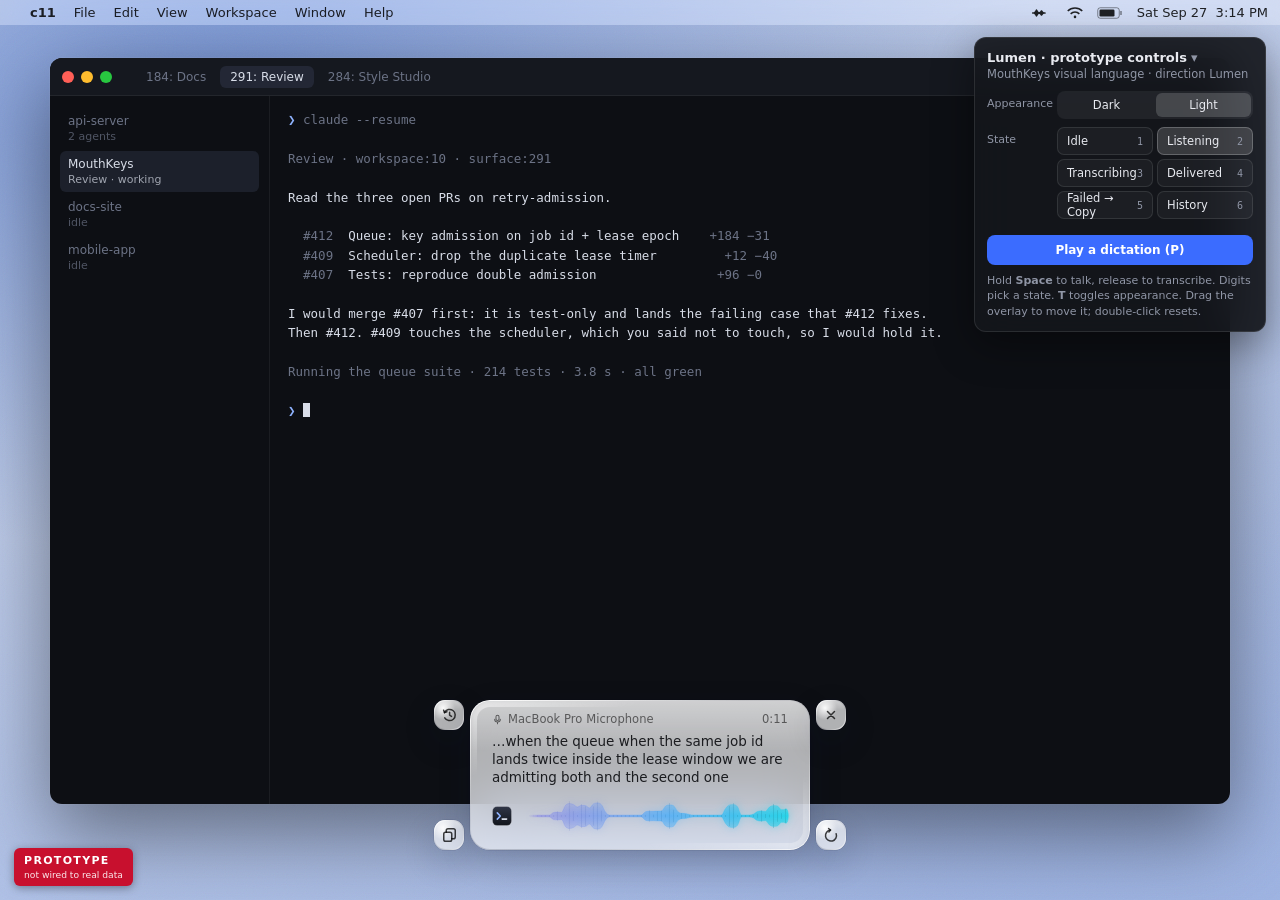
<file: design/visual-language/prototypes/lumen/index.html>
<!doctype html>
<html lang="en">
<head>
<meta charset="utf-8">
<meta name="viewport" content="width=device-width, initial-scale=1">
<title>MouthKeys · Lumen</title>
<link rel="stylesheet" href="../shared/stage.css">
<style>
/* =====================================================================================
   LUMEN — the overlay is a lens.
   Everything here is the operating system's own material: Liquid Glass on macOS 26,
   NSVisualEffectView + vibrancy on macOS 15. The voice inside is liquid light.

   Native mapping legend (repeated per rule below):
   [26]  macOS 26  SwiftUI  .glassEffect(.regular, in: RoundedRectangle(cornerRadius:, style: .continuous))
   [15]  macOS 15  NSVisualEffectView(material: .hudWindow dark / .popover light, blendingMode: .behindWindow, state: .active)
   [CA]  CoreAnimation layer (CAGradientLayer / CAShapeLayer / shadow)
   ===================================================================================== */

:root {
  --lv-font: -apple-system, "SF Pro Text", system-ui, "Helvetica Neue", sans-serif;

  /* ---- motion tokens (DIRECTION.md § Motion) ---- */
  --ease-out: cubic-bezier(0.2, 0.7, 0.3, 1);    /* SwiftUI .timingCurve(0.2, 0.7, 0.3, 1) */
  --ease-in:  cubic-bezier(0.4, 0, 1, 1);         /* exits */
  --ease-io:  cubic-bezier(0.45, 0, 0.25, 1);     /* cross-fades */
  --t-enter: 110ms;   /* overlay fade in */
  --t-edge: 120ms;    /* refractive edge lights up */
  --t-exit: 150ms;    /* dismiss: fade + 0.985 scale + 6 px drop */
  --t-hover: 120ms;
  --t-press: 90ms;    /* bead compresses */
  --t-release: 140ms;
  --t-face: 120ms;    /* content swaps inside the lens */
  --t-grow: 140ms;    /* failed card grows upward */

  /* ---- geometry ---- */
  --pill-w: 340px;
  --pill-h: 150px;        /* reserved for meta + 3 preview lines + trace; constant across listening/transcribing/delivered */
  --pill-h-tall: 195px;   /* failed: grows upward by 45 px; rails and trace do not move */
  --pill-r: 20px;
  --bead: 30px;
  --bead-r: 11px;
  --gap: 6px;
  --pad-x: 22px;
  --pad-y: 12px;
  --rail-h: var(--pill-h);
}

/* ---- dark tokens (default) ---- */
:root, :root[data-appearance="dark"] {
  --g-fill: rgba(255,255,255,0.09);
  --g-fill-hover: rgba(255,255,255,0.18);
  --g-fill-press: rgba(255,255,255,0.26);
  --g-sheet: rgba(255,255,255,0.09);
  --g-menu: rgba(34,36,46,0.46);
  --g-spec: rgba(255,255,255,0.10);           /* broad specular across the top third */
  --g-e0: rgba(255,255,255,0.55);             /* refractive edge, top-left */
  --g-e1: rgba(255,255,255,0.20);
  --g-e2: rgba(255,255,255,0.03);             /* along the other diagonal */
  --g-e3: rgba(255,255,255,0.13);
  --g-e4: rgba(255,255,255,0.35);             /* bottom-right */
  --g-inner: rgba(0,0,0,0.25);                /* 1 px inner shadow at the bottom: thickness */
  --g-rim: 0 0 0 0 transparent;               /* dark needs no outer hairline */
  --g-shadow: 0 12px 32px rgba(0,0,0,0.35);
  --g-dot: rgba(255,255,255,0.45);            /* bead specular dot */
  --g-rim-a: rgba(255,255,255,0.10);          /* inner rim, top-left */
  --g-rim-b: rgba(255,255,255,0.06);          /* inner rim, bottom-right */
  --tx: rgba(255,255,255,0.95);
  --tx-2: rgba(255,255,255,0.80);
  --tx-meta: rgba(255,255,255,0.60);
  --glyph: rgba(255,255,255,0.85);
  --hairline: rgba(255,255,255,0.10);
  --band: rgba(255,255,255,0.08);             /* history row hover: brighter glass band */
  --band-edge: rgba(255,255,255,0.16);
  --accent: #7FD4FF;
  --ok-ink: #8FE8B8;
  --ok-glow: rgba(143,232,184,0.75);
  --warn-ink: #FFC46B;
  --warn-fill: rgba(255,196,107,0.14);
  --warn-fill-hover: rgba(255,196,107,0.22);
  --warn-fill-press: rgba(255,196,107,0.30);
  --menu-hi: rgba(127,212,255,0.26);
  --menu-hi-tx: #FFFFFF;
}

/* ---- light tokens: light glass on a light desktop, dark ink, the same refraction ---- */
:root[data-appearance="light"] {
  --g-fill: rgba(255,255,255,0.68);
  --g-fill-hover: rgba(255,255,255,0.90);
  --g-fill-press: rgba(255,255,255,1.00);
  --g-sheet: rgba(255,255,255,0.78);
  --g-menu: rgba(246,247,251,0.78);
  --g-spec: rgba(255,255,255,0.40);
  --g-e0: rgba(255,255,255,1.00);
  --g-e1: rgba(255,255,255,0.55);
  --g-e2: rgba(20,30,60,0.07);                /* on light glass the "dark" diagonal is a faint ink, not nothing */
  --g-e3: rgba(255,255,255,0.45);
  --g-e4: rgba(255,255,255,0.90);
  --g-inner: rgba(0,0,0,0.10);
  --g-rim: 0 0 0 0.5px rgba(10,20,50,0.14);   /* 0.5 px outer hairline so light glass holds its shape */
  --g-shadow: 0 12px 32px rgba(10,20,50,0.18);
  --g-dot: rgba(255,255,255,0.95);
  --g-rim-a: rgba(255,255,255,0.55);
  --g-rim-b: rgba(255,255,255,0.35);
  --tx: rgba(11,12,16,0.90);
  --tx-2: rgba(11,12,16,0.76);
  --tx-meta: rgba(0,0,0,0.55);
  --glyph: rgba(0,0,0,0.75);
  --hairline: rgba(0,0,0,0.08);
  --band: rgba(255,255,255,0.55);
  --band-edge: rgba(10,20,50,0.08);
  --accent: #1C8EEA;
  --ok-ink: #15935B;
  --ok-glow: rgba(143,232,184,0.95);
  --warn-ink: #9A5A00;
  --warn-fill: rgba(255,196,107,0.30);
  --warn-fill-hover: rgba(255,196,107,0.42);
  --warn-fill-press: rgba(255,196,107,0.55);
  --menu-hi: rgba(58,166,255,0.22);
  --menu-hi-tx: rgba(0,0,0,0.9);
}

/* =====================================================================================
   Material
   ===================================================================================== */

/* Glass. [26] glassEffect(.regular). [15] NSVisualEffectView .hudWindow/.popover, .behindWindow.
   The top-third specular is a CAGradientLayer (white 0.10 -> 0, top to 34%) above the effect view.
   Shadow: [26] system glass shadow; [15] window-level shadow off, a CALayer shadow (0, -12, r 16, 0.35). */
.lv-glass {
  position: relative;
  background-color: var(--g-fill);
  background-image: linear-gradient(180deg, var(--g-spec) 0%, rgba(255,255,255,0) 34%);
  -webkit-backdrop-filter: blur(28px) saturate(180%);
  backdrop-filter: blur(28px) saturate(180%);
  box-shadow: var(--g-shadow), var(--g-rim), inset 0 -1px 0 var(--g-inner);
}

/* Refractive edge: a 1 px stroke of specular light, brightest top-left and bottom-right,
   near zero along the other diagonal. [CA] CAGradientLayer(.axial, start (0,0), end (1,1)) masked by a
   CAShapeLayer stroking the same RoundedRectangle(.continuous) with lineWidth 1. In unit space an axial
   gradient from (0,0) to (1,1) has isolines parallel to the TR–BL diagonal, identical to CSS "to bottom right".
   [26] draws its own lensing rim; we add this stroke on top at 0.8 so both OS versions share the highlight. */
.lv-edge::before {
  content: ""; position: absolute; inset: 0; border-radius: inherit; padding: 1px; pointer-events: none;
  background: linear-gradient(to bottom right,
    var(--g-e0) 0%, var(--g-e1) 18%, var(--g-e2) 40%, var(--g-e2) 60%, var(--g-e3) 82%, var(--g-e4) 100%);
  -webkit-mask: linear-gradient(#000 0 0) content-box, linear-gradient(#000 0 0);
  -webkit-mask-composite: xor;
  mask-composite: exclude;
  z-index: 2;
}

/* =====================================================================================
   Overlay layout: [ rail ] 6 [ pill ] 6 [ rail ], bottom-aligned so the pill can grow upward
   ===================================================================================== */
.overlay-host > .lv-root { margin-bottom: 50px; position: relative; font-family: var(--lv-font); }
.overlay-host > .lv-root.is-hidden { pointer-events: none; }
.lv-root[data-shape="tall"] { --rail-anchor: var(--pill-h-tall); }

.lv-stack {
  display: flex; align-items: flex-end; gap: var(--gap);
  transform-origin: 50% 100%;
  /* dismiss: 150 ms, 0.985 scale, 6 px drop. SwiftUI .scaleEffect(0.985).offset(y: 6) + opacity, .timingCurve(0.4,0,1,1, 0.15) */
  transition: transform var(--t-exit) var(--ease-in);
}
.lv-root.is-hidden .lv-stack { transform: translateY(6px) scale(0.985); }
.lv-root:not(.is-hidden) .lv-stack { transition: none; }

/* Opacity lives on each glass surface, never on an ancestor: an ancestor with opacity < 1 would become a
   backdrop root and the glass would lose its blur mid-fade. Native: animate the panel's alphaValue. */
.lv-pill { opacity: 1; transition: opacity var(--t-enter) var(--ease-out), height var(--t-grow) var(--ease-out); }
.lv-root.is-hidden .lv-pill { opacity: 0; transition: opacity var(--t-exit) var(--ease-in), height var(--t-grow) var(--ease-out); }
.lv-root.is-hidden .lv-rail > .bead { opacity: 0; transition: opacity var(--t-exit) var(--ease-in); }
/* the edge lights up slightly after the body arrives */
.lv-stack .lv-edge::before { transition: opacity var(--t-edge) var(--ease-out) 20ms; }
.lv-root.is-hidden .lv-stack .lv-edge::before { opacity: 0; transition: opacity var(--t-exit) var(--ease-in); }

/* ---------- rails ---------- */
.lv-rail {
  width: var(--bead); height: var(--rail-h); flex: none;
  display: flex; flex-direction: column; justify-content: space-between; /* hidden middle slot = the space between */
}

/* ---------- glass beads (chips) ----------
   [26] Button { Image(systemName:) }.buttonStyle(.glass) inside a GlassEffectContainer; clipShape
   RoundedRectangle(cornerRadius: 11, style: .continuous). [15] 30x30 NSVisualEffectView + the edge layer.
   Specular dot: radial CAGradientLayer white 0.45 -> 0, radius 12 pt (40% of the bead), centred (9, 8).
   Pressed: ButtonStyle reads configuration.isPressed -> scaleEffect(0.94), .easeOut(duration: 0.09). */
.bead {
  width: var(--bead); height: var(--bead); border-radius: var(--bead-r);
  border: 0; padding: 0; margin: 0; display: grid; place-items: center;
  color: var(--glyph); cursor: default; font: inherit; outline: none;
  -webkit-tap-highlight-color: transparent;
  transition: opacity var(--t-enter) var(--ease-out), background-color var(--t-hover) var(--ease-out), transform var(--t-release) var(--ease-out);
}
.bead::after {
  content: ""; position: absolute; inset: 0; border-radius: inherit; pointer-events: none;
  background: radial-gradient(12px circle at 9px 8px, var(--g-dot), rgba(255,255,255,0));
}
.bead:hover { background-color: var(--g-fill-hover); }
.bead:active { transform: scale(0.94); background-color: var(--g-fill-press);
  transition: opacity var(--t-enter) var(--ease-out), background-color var(--t-press) var(--ease-out), transform var(--t-press) var(--ease-out); }
.bead[aria-disabled="true"] { pointer-events: none; }
.bead[aria-disabled="true"] .gl-main { opacity: 0.32; }
.bead:focus-visible { box-shadow: var(--g-shadow), 0 0 0 2px var(--accent); }
.bead .gl { width: 16px; height: 16px; position: relative; z-index: 1; transition: opacity var(--t-face) var(--ease-io); }
.bead .gl-alt { position: absolute; left: 7px; top: 7px; opacity: 0; color: var(--ok-ink);
  filter: drop-shadow(0 0 4px var(--ok-glow)); }  /* [CA] symbol layer shadow: color ok, radius 4, opacity 1 */
.bead .bloom { position: absolute; inset: 0; border-radius: inherit; pointer-events: none; opacity: 0;
  background: radial-gradient(circle at 50% 50%, rgba(143,232,184,0.38), rgba(143,232,184,0) 70%); }
.bead.is-done .gl-main { opacity: 0; }
.bead.is-done .gl-alt { opacity: 1; }
.bead.is-done .bloom { animation: lv-bloom 900ms var(--ease-out) forwards; }
@keyframes lv-bloom { 0% { opacity: 0; } 18% { opacity: 1; } 100% { opacity: 0; } }

/* ---------- the lens (pill) ---------- */
.lv-pill {
  width: var(--pill-w); height: var(--pill-h); border-radius: var(--pill-r); flex: none;
  box-sizing: border-box; padding: var(--pad-y) var(--pad-x);
  display: flex; flex-direction: column; gap: 8px; overflow: hidden;
}
.lv-root[data-shape="tall"] .lv-pill { height: var(--pill-h-tall); }
/* Inner rim: a 6 px band just inside the edge, lit on the same diagonal, softened. It reads as the thickness of the
   lens. [CA] CAGradientLayer (0,0)->(1,1) masked by a 6 pt stroke of the inset path, layer.filters = [CIGaussianBlur r 2].
   [26] omitted: Liquid Glass renders its own lensing band. */
.lv-pill::after { content: ""; position: absolute; inset: 1px; border-radius: calc(var(--pill-r) - 1px); padding: 6px; pointer-events: none;
  background: linear-gradient(to bottom right, var(--g-rim-a) 0%, rgba(255,255,255,0) 26%, rgba(255,255,255,0) 74%, var(--g-rim-b) 100%);
  -webkit-mask: linear-gradient(#000 0 0) content-box, linear-gradient(#000 0 0); -webkit-mask-composite: xor; mask-composite: exclude;
  filter: blur(2px); z-index: 1; }
.lv-upper { position: relative; flex: 1 1 auto; min-height: 0; }
.lv-trace-row { flex: none; height: 44px; display: flex; align-items: center; gap: 16px; }
.lv-appicon { width: 20px; height: 20px; flex: none; display: block; }
.lv-trace { position: relative; width: 260px; height: 44px; flex: none; }
.lv-trace canvas { position: absolute; left: -14px; top: -14px; width: 288px; height: 72px; pointer-events: none; }

/* faces: content that swaps inside the lens, always in reserved space */
.face { position: absolute; left: 0; right: 0; top: 0; bottom: 0; opacity: 0; visibility: hidden;
  transition: opacity var(--t-face) var(--ease-io), visibility 0s linear var(--t-face); }
.face.on { opacity: 1; visibility: visible; transition: opacity var(--t-face) var(--ease-io), visibility 0s; }

.meta-row { position: absolute; left: 0; right: 0; top: 0; height: 14px; display: flex; align-items: center;
  justify-content: space-between; font: 500 11.5px/14px var(--lv-font); color: var(--tx-meta);
  font-variant-numeric: tabular-nums; letter-spacing: 0.005em; transition: opacity var(--t-face) var(--ease-io); }
.meta-row .mic { display: inline-flex; align-items: center; gap: 5px; white-space: nowrap; }
.meta-row .mic svg { width: 11px; height: 11px; }
.meta-row .timer { min-width: 34px; text-align: right; }
.preview { position: absolute; left: 0; right: 0; bottom: 0; height: 54px; overflow: hidden; display: flex; align-items: flex-end; }
.preview p { margin: 0; width: 100%; font: 500 13.5px/18px var(--lv-font); color: var(--tx); letter-spacing: -0.003em;
  transition: opacity var(--t-face) var(--ease-io); }
.face-live.is-settled .preview p, .face-live.is-settled .meta-row { opacity: 0.55; }

.face-delivered { display: flex; align-items: center; }
.d-line { display: flex; align-items: center; gap: 8px; height: 18px; font: 500 13.5px/18px var(--lv-font);
  white-space: nowrap; font-variant-numeric: tabular-nums; }
.d-line .d-main { color: var(--tx); font-weight: 600; }
.d-line .d-meta { color: var(--tx-meta); }
.d-check { width: 16px; height: 16px; color: var(--accent); flex: none; }
.face-delivered.on .d-check { animation: lv-flush 240ms var(--ease-out) forwards; }
@keyframes lv-flush {
  from { color: var(--accent); filter: drop-shadow(0 0 0 rgba(143,232,184,0)); }
  to   { color: var(--ok-ink); filter: drop-shadow(0 0 5px var(--ok-glow)); }
}

.face-failed { top: auto; height: calc(var(--pill-h-tall) - var(--pad-y) * 2 - 8px - 44px); display: flex; flex-direction: column; }
.f-head { display: flex; align-items: center; gap: 8px; height: 18px; font: 600 13.5px/18px var(--lv-font); color: var(--tx); white-space: nowrap; }
.f-head svg { width: 16px; height: 16px; color: var(--warn-ink); flex: none; }
.f-text { margin: 6px 0 0; font: 400 13px/17.5px var(--lv-font); color: var(--tx-2); height: 52.5px; overflow: hidden;
  display: -webkit-box; -webkit-line-clamp: 3; -webkit-box-orient: vertical; }
.f-actions { margin-top: auto; display: flex; align-items: center; gap: 4px; height: 28px; }
.f-meta { margin-left: auto; font: 500 11.5px/14px var(--lv-font); color: var(--tx-meta); font-variant-numeric: tabular-nums; }

/* Copy: an amber-tinted glass button, fixed 88 x 28, label swaps in place.
   [26] Button("Copy").buttonStyle(.glass).tint(Color(#FFC46B)); [15] NSButton .rounded-rect in the effect view,
   layer background amber 0.14 + the edge layer. */
.btn-copy { position: relative; width: 88px; height: 28px; border-radius: 10px; border: 0; padding: 0; margin: 0;
  background-color: var(--warn-fill); color: var(--warn-ink); font: 600 13px/28px var(--lv-font); cursor: default; outline: none;
  transition: background-color var(--t-hover) var(--ease-out), transform var(--t-release) var(--ease-out); }
.btn-copy:hover { background-color: var(--warn-fill-hover); }
.btn-copy:active { transform: scale(0.96); background-color: var(--warn-fill-press); transition-duration: var(--t-press); }
.btn-copy .lbl { position: absolute; inset: 0; display: flex; align-items: center; justify-content: center; gap: 6px;
  transition: opacity var(--t-face) var(--ease-io); }
.btn-copy .lbl svg { width: 14px; height: 14px; }
.btn-copy .l-done { opacity: 0; color: var(--ok-ink); }
.btn-copy .l-done svg { filter: drop-shadow(0 0 4px var(--ok-glow)); }
.btn-copy.is-done .l-copy { opacity: 0; }
.btn-copy.is-done .l-done { opacity: 1; }
.btn-text { height: 28px; padding: 0 10px; border: 0; border-radius: 8px; background: transparent; color: var(--tx-meta);
  font: 500 13px/28px var(--lv-font); cursor: default; outline: none; transition: color var(--t-hover) var(--ease-out), background-color var(--t-hover) var(--ease-out); }
.btn-text:hover { color: var(--tx); background-color: var(--band); }

/* =====================================================================================
   History card: a glass sheet, blur 40, anchored to the History bead's leading edge, 6 px above it
   [26] child NSPanel hosting .glassEffect(.regular, in: RoundedRectangle(cornerRadius: 16)).
   [15] NSVisualEffectView .popover (.hudWindow dark) blur is the system's; the extra blur radius maps to
   the material, not to a number.
   ===================================================================================== */
.lv-history {
  position: absolute; left: 0; bottom: calc(var(--rail-anchor, var(--pill-h)) + var(--gap)); width: 480px; max-height: 480px;
  border-radius: 16px; display: flex; flex-direction: column; overflow: hidden; pointer-events: none;
  background-color: var(--g-sheet);
  background-image: linear-gradient(180deg, var(--g-spec) 0%, rgba(255,255,255,0) 22%);
  -webkit-backdrop-filter: blur(40px) saturate(180%); backdrop-filter: blur(40px) saturate(180%);
  box-shadow: var(--g-shadow), var(--g-rim), inset 0 -1px 0 var(--g-inner);
  opacity: 0; visibility: hidden; transform: translateY(4px);
  transition: opacity 120ms var(--ease-in), transform 120ms var(--ease-in), visibility 0s linear 120ms;
}
.lv-history.open { opacity: 1; visibility: visible; transform: none; pointer-events: auto;
  transition: opacity var(--t-enter) var(--ease-out), transform var(--t-enter) var(--ease-out), visibility 0s; }
.lv-history.open.lv-edge::before { transition: opacity var(--t-edge) var(--ease-out) 20ms; }
.lv-history:not(.open).lv-edge::before { opacity: 0; }
.h-head { flex: none; height: 38px; display: flex; align-items: center; justify-content: space-between; padding: 0 16px;
  box-shadow: inset 0 -1px 0 var(--hairline); }
.lbl-caps { font: 600 10.5px/14px var(--lv-font); letter-spacing: 0.04em; text-transform: uppercase; color: var(--tx-meta); }
.h-hint { font: 500 11.5px/14px var(--lv-font); color: var(--tx-meta); font-variant-numeric: tabular-nums; }
.h-list { flex: 1 1 auto; min-height: 0; overflow-y: auto; padding: 4px 6px 8px; overscroll-behavior: contain;
  /* soft bottom scroll edge. [26] .scrollEdgeEffectStyle(.soft, for: .bottom); [15] a CAGradientLayer mask on the clip view */
  -webkit-mask-image: linear-gradient(to bottom, #000 calc(100% - 22px), transparent); mask-image: linear-gradient(to bottom, #000 calc(100% - 22px), transparent); }
.h-list::-webkit-scrollbar { width: 10px; }
.h-list::-webkit-scrollbar-thumb { background: var(--hairline); border-radius: 10px; border: 3px solid transparent; background-clip: content-box; }
.h-sec { padding: 10px 10px 4px; }
.h-row { position: relative; display: block; width: 100%; text-align: left; border: 0; margin: 0; background: transparent;
  padding: 9px 10px 10px; border-radius: 10px; color: inherit; font: inherit; cursor: default; outline: none;
  transition: background-color var(--t-hover) var(--ease-out), box-shadow var(--t-hover) var(--ease-out); }
.h-row::before { content: ""; position: absolute; left: 10px; right: 10px; top: 0; height: 1px; background: var(--hairline);
  transition: opacity var(--t-hover) var(--ease-out); }
.h-sec + .h-row::before { opacity: 0; }
.h-row:hover { background-color: var(--band); box-shadow: inset 0 1px 0 var(--band-edge), inset 0 0 0 0.5px var(--band-edge); }
.h-row:hover::before, .h-row:hover + .h-row::before { opacity: 0; }
.h-row:active { background-color: var(--g-fill-hover); }
.h-row.is-picked { background-color: var(--g-fill-press); }
.h-text { display: -webkit-box; -webkit-line-clamp: 4; -webkit-box-orient: vertical; overflow: hidden;
  font: 400 13px/18px var(--lv-font); color: var(--tx); }
.h-meta { display: block; margin-top: 5px; font: 500 11.5px/14px var(--lv-font); color: var(--tx-meta); font-variant-numeric: tabular-nums; white-space: nowrap; }
.h-meta .nd { color: var(--warn-ink); }

/* =====================================================================================
   Menu bar item + menu (NSStatusItem template image; NSMenu)
   ===================================================================================== */
.lv-status { color: inherit; }
.lv-status svg { width: 16px; height: 16px; display: block; transition: opacity 180ms var(--ease-io); }
.lv-status.is-dim svg { opacity: 0.45; }

.lv-menu {
  position: fixed; top: 29px; z-index: 300; width: 292px; padding: 5px; border-radius: 12px; box-sizing: border-box;
  font: 400 13px/1 var(--lv-font); color: var(--tx);
  background-color: var(--g-menu); background-image: linear-gradient(180deg, var(--g-spec) 0%, rgba(255,255,255,0) 30%);
  -webkit-backdrop-filter: blur(30px) saturate(180%); backdrop-filter: blur(30px) saturate(180%);
  box-shadow: var(--g-shadow), var(--g-rim), inset 0 -1px 0 var(--g-inner);
  opacity: 0; visibility: hidden; transition: opacity 90ms var(--ease-in), visibility 0s linear 90ms;
}
.lv-menu.open { opacity: 1; visibility: visible; transition: opacity 60ms var(--ease-out), visibility 0s; }
.lv-menu .mi { position: relative; height: 24px; display: flex; align-items: center; gap: 8px; padding: 0 10px; border-radius: 7px; white-space: nowrap; cursor: default; }
.lv-menu .mi:hover, .lv-menu .mi.hot { background: var(--menu-hi); color: var(--menu-hi-tx); }
.lv-menu .mi .sp { flex: 1; }
.lv-menu .mi kbd { font: 400 13px/1 var(--lv-font); color: var(--tx-meta); }
.lv-menu .mi .val { color: var(--tx-meta); overflow: hidden; text-overflow: ellipsis; max-width: 170px; }
.lv-menu .mi .chev { width: 10px; height: 10px; color: var(--tx-meta); flex: none; }
.lv-menu .mi .chk { width: 12px; height: 12px; flex: none; }
.lv-menu .mi .chk.off { visibility: hidden; }
.lv-menu .sep { height: 1px; margin: 5px 10px; background: var(--hairline); }
.lv-menu.sub { width: 236px; top: auto; }

@media (prefers-reduced-motion: reduce) {
  .lv-root.is-hidden .lv-stack { transform: none; }
  .bead:active, .btn-copy:active { transform: none; }
}
</style>
</head>
<body>
<script src="../shared/mock-data.js"></script>
<script src="../shared/stage.js"></script>
<script>
(() => {
  "use strict";
  const MOCK = window.LV_MOCK;
  const LVH = window.LV;
  const params = new URLSearchParams(location.search);
  const HOLD = params.get("hold") === "1";
  const rmq = window.matchMedia ? matchMedia("(prefers-reduced-motion: reduce)") : { matches: false };
  const reduced = () => rmq.matches;

  // ---------------------------------------------------------------------------------------------
  // Data
  // ---------------------------------------------------------------------------------------------
  const DICT = MOCK.history[0];                                       // what this dictation becomes: 118 words, 0:41
  const FAIL = MOCK.history.find((h) => !h.delivered) || DICT;        // the one that did not land: 189 words, 1:06
  let micName = MOCK.mics[0].name;
  const TARGET = DICT.target;                                         // "c11"
  // Streaming preview: livePreview[0] is the opening of this dictation as the recogniser streams it
  // (lower case, no punctuation); the rest of history[0] follows in the same streaming shape.
  const STREAM = (MOCK.livePreview[0] + " " + DICT.text.split(/(?<=\.)\s+/).slice(1).join(" "))
    .toLowerCase().replace(/[.,]/g, "").split(/\s+/).filter(Boolean);
  const WORDS_PER_SEC = DICT.words / DICT.seconds;                    // 2.88 w/s, the owner's real pace
  const STREAM_CHUNK_MS = 480;                                        // recogniser emits a partial every ~0.5 s

  // ---------------------------------------------------------------------------------------------
  // Icons. Inline stand-ins for SF Symbols; the native build uses the named symbol.
  // 16-unit grid, 1.5 stroke (= 1.5 pt at 16 pt), round caps and joins.
  // ---------------------------------------------------------------------------------------------
  const sv = (body, cls = "gl") => `<svg class="${cls}" viewBox="0 0 16 16" fill="none" stroke="currentColor" stroke-width="1.5" stroke-linecap="round" stroke-linejoin="round" aria-hidden="true">${body}</svg>`;
  const ICON = {
    // SF Symbol: clock.arrow.circlepath
    history: (c) => sv(`<path d="M3.53 5.63A5.6 5.6 0 1 1 3.75 10.8"/><path d="M5.97 4.73 3.53 5.63 2.63 3.19"/><path d="M8.6 5.3v2.9l1.9 1.2"/>`, c),
    // SF Symbol: doc.on.doc
    copy: (c) => sv(`<rect x="2.75" y="5.25" width="8" height="9" rx="1.8"/><path d="M5.25 5.25V3.55c0-1 .8-1.8 1.8-1.8h5.4c1 0 1.8.8 1.8 1.8v6.4c0 1-.8 1.8-1.8 1.8h-1.7"/>`, c),
    // SF Symbol: xmark
    cancel: (c) => sv(`<path d="M4.5 4.5l7 7M11.5 4.5l-7 7"/>`, c),
    // SF Symbol: arrow.clockwise
    reprocess: (c) => sv(`<path d="M13.17 6.72A5.5 5.5 0 1 1 7.52 3.12"/><path d="M5.6 1.5l1.92 1.62L5.9 5"/>`, c),
    // SF Symbol: checkmark
    check: (c) => sv(`<path d="M3.8 8.4l2.9 2.8 5.6-6.3"/>`, c),
    // SF Symbol: exclamationmark.circle
    warn: (c) => sv(`<circle cx="8" cy="8" r="6.25"/><path d="M8 4.9v3.7"/><circle cx="8" cy="11.1" r=".35" fill="currentColor"/>`, c),
    // SF Symbol: mic
    mic: (c) => sv(`<rect x="5.8" y="1.8" width="4.4" height="7.6" rx="2.2"/><path d="M3.9 7.6a4.1 4.1 0 0 0 8.2 0M8 11.7v2.3"/>`, c),
    // SF Symbol: chevron.right
    chev: (c) => sv(`<path d="M6 3.5 10.5 8 6 12.5"/>`, c),
  };
  // Target app icon stand-in (the real build draws NSWorkspace.shared.icon(forFile:) of the target app).
  const C11_ICON = `<svg class="lv-appicon" viewBox="0 0 20 20" aria-label="c11"><defs><linearGradient id="lvc11" x1="0" y1="0" x2="0" y2="1"><stop offset="0" stop-color="#303647"/><stop offset="1" stop-color="#11141B"/></linearGradient></defs><rect x=".5" y=".5" width="19" height="19" rx="4.6" fill="url(#lvc11)" stroke="rgba(255,255,255,.22)"/><path d="M5.3 6.9 8.3 10l-3 3.1" fill="none" stroke="#8FB3FF" stroke-width="1.6" stroke-linecap="round" stroke-linejoin="round"/><path d="M10.2 13.1h4.4" stroke="#D8DDE8" stroke-width="1.6" stroke-linecap="round"/></svg>`;

  // ---------------------------------------------------------------------------------------------
  // Trace palette per appearance (mirrors DIRECTION.md tokens)
  // ---------------------------------------------------------------------------------------------
  const PAL = {
    dark: {
      spectrum: [[0, "#8E7CFF"], [0.62, "#7FD4FF"], [1, "#9FEFFF"]],   // oldest violet -> newest cyan-white
      grain: "lighter", grainAlpha: 0.35, meniscus: 0.55,
      bloom: 0.5, core: 1, settled: 0.32,
      head: [220, 252, 255], headAlpha: 0.6,
      sweep: [226, 251, 255], sweepAlpha: 0.9,
      ok: "#8FE8B8", fail: [255, 255, 255], failAlpha: 0.26,
    },
    light: {
      spectrum: [[0, "#6F63F0"], [0.5, "#3AA6FF"], [1, "#2AD3E8"]],   // deeper so it holds contrast on light glass
      grain: "source-over", grainAlpha: 0.35, meniscus: 0.6,
      bloom: 0.45, core: 1, settled: 0.38,
      head: [42, 211, 232], headAlpha: 0.5,
      sweep: [12, 150, 235], sweepAlpha: 0.95,
      ok: "#2FBF7E", fail: [20, 24, 40], failAlpha: 0.22,
    },
  };

  // ---------------------------------------------------------------------------------------------
  // Geometry of the trace (matches the anatomy: 65 samples, 2+2 px pitch, heights 2..40 in a 260x44 frame)
  // ---------------------------------------------------------------------------------------------
  const TR = { W: 260, H: 44, MID: 22, N: 65, PITCH: 4, HMIN: 2, HMAX: 40, PAD: 14, PERIOD: 85, FEATHER: 12 };
  const XHEAD = TR.W - 2;   // write head

  // Signal path from the contract: threshold 0.4, exponent 1.15, grain from two incommensurate cosines.
  function heightFor(level, n) {
    const adjusted = Math.min(1, Math.max(0, (level - 0.4) / 0.6));
    const amplified = Math.pow(adjusted, 1.15);
    const grain = 0.6 + 0.25 * Math.cos(1.7 * n) + 0.15 * Math.cos(4.3 * n);
    return Math.min(TR.HMAX, Math.max(TR.HMIN, TR.HMIN + (TR.HMAX - TR.HMIN) * amplified * grain));
  }
  const fade = (t) => 0.35 + 0.65 * Math.pow(t, 1.4);                      // age fade, t = 0 oldest .. 1 newest
  const smooth = (a, b, x) => { const t = Math.min(1, Math.max(0, (x - a) / (b - a))); return t * t * (3 - 2 * t); };
  const easeOut = (t) => 1 - Math.pow(1 - Math.min(1, Math.max(0, t)), 3);
  const hex = (h) => [parseInt(h.slice(1, 3), 16), parseInt(h.slice(3, 5), 16), parseInt(h.slice(5, 7), 16)];
  const lerp = (a, b, t) => a + (b - a) * t;
  function spectrumAt(stops, t) {
    for (let i = 0; i < stops.length - 1; i++) {
      const [t0, c0] = stops[i], [t1, c1] = stops[i + 1];
      if (t <= t1) { const k = (t - t0) / (t1 - t0), a = hex(c0), b = hex(c1); return [lerp(a[0], b[0], k), lerp(a[1], b[1], k), lerp(a[2], b[2], k)]; }
    }
    return hex(stops[stops.length - 1][1]);
  }

  // ---------------------------------------------------------------------------------------------
  // State
  // ---------------------------------------------------------------------------------------------
  let built = false;
  let theme = "dark";
  let stageState = null;
  const el = {};
  const timers = {};

  // Dictation session: the clock, the streamed words, what "delivered" reports.
  const session = { t0: 0, frozen: null, words: 0, shownSec: -1, lastChunk: 0, active: false, ran: false };

  // Trace buffer: committed heights oldest-first, the live head, and the scroll phase.
  const trace = {
    h: new Float32Array(TR.N).fill(TR.HMIN),
    n: 0, lastCommit: 0, acc: 0, accN: 0, head: TR.HMIN, phase: 0,
    mode: "live", modeAt: 0, frozenE: null, frozenPhase: 0, frozenHead: TR.HMIN,
    level: 0, ownT0: 0,
  };

  // ---------------------------------------------------------------------------------------------
  // Build
  // ---------------------------------------------------------------------------------------------
  function build() {
    if (built) return;
    built = true;
    const host = LVStage.host();
    host.insertAdjacentHTML("beforeend", `
      <div class="lv-root is-hidden" id="lv-root" data-shape="base">
        <div class="lv-stack" id="lv-stack">
          <div class="lv-rail lead">
            <button class="bead lv-glass lv-edge" id="chip-history" title="Recent Dictations" aria-label="Recent Dictations">${ICON.history("gl gl-main")}</button>
            <button class="bead lv-glass lv-edge" id="chip-copy" title="Copy Last Transcription" aria-label="Copy Last Transcription"><span class="bloom"></span>${ICON.copy("gl gl-main")}${ICON.check("gl gl-alt")}</button>
          </div>
          <div class="lv-pill lv-glass lv-edge" id="lv-pill">
            <div class="lv-upper">
              <div class="face face-live on" id="face-live">
                <div class="meta-row"><span class="mic">${ICON.mic("")}<span id="lv-mic"></span></span><span class="timer" id="lv-timer">0:00</span></div>
                <div class="preview"><p id="lv-preview"></p></div>
              </div>
              <div class="face face-delivered" id="face-delivered">
                <div class="d-line">${ICON.check("d-check")}<span><span class="d-main">Delivered to ${TARGET}</span><span class="d-meta" id="lv-dmeta"></span></span></div>
              </div>
              <div class="face face-failed" id="face-failed">
                <div class="f-head">${ICON.warn("")}<span>Couldn’t paste into ${FAIL.target}</span></div>
                <p class="f-text" id="lv-ftext"></p>
                <div class="f-actions">
                  <button class="btn-copy lv-edge" id="f-copy"><span class="lbl l-copy">${ICON.copy("")}Copy</span><span class="lbl l-done">${ICON.check("")}Copied</span></button>
                  <button class="btn-text" id="f-dismiss">Dismiss</button>
                  <span class="f-meta">${FAIL.words} words · ${LVH.fmtDuration(FAIL.seconds)}</span>
                </div>
              </div>
            </div>
            <div class="lv-trace-row">
              <span title="Dictation target app">${C11_ICON}</span>
              <div class="lv-trace"><canvas id="lv-canvas"></canvas></div>
            </div>
          </div>
          <div class="lv-rail trail">
            <button class="bead lv-glass lv-edge" id="chip-cancel" title="Cancel Dictation" aria-label="Cancel Dictation">${ICON.cancel("gl gl-main")}</button>
            <button class="bead lv-glass lv-edge" id="chip-reprocess" title="Reprocess Last Dictation" aria-label="Reprocess Last Dictation">${ICON.reprocess("gl gl-main")}</button>
          </div>
        </div>
        <div class="lv-history lv-edge" id="lv-history" data-nodrag role="dialog" aria-label="Recent Dictations">
          <div class="h-head"><span class="lbl-caps">Recent dictations</span><span class="h-hint">Click to insert</span></div>
          <div class="h-list" id="lv-hlist"></div>
        </div>
      </div>`);
    for (const id of ["lv-root", "lv-stack", "lv-pill", "face-live", "face-delivered", "face-failed", "lv-mic", "lv-timer",
      "lv-preview", "lv-dmeta", "lv-ftext", "f-copy", "f-dismiss", "lv-history", "lv-hlist", "lv-canvas",
      "chip-history", "chip-copy", "chip-cancel", "chip-reprocess"]) el[id] = document.getElementById(id);
    el["lv-mic"].textContent = micName;
    el["lv-ftext"].textContent = FAIL.text;
    buildHistory();
    buildCanvas();
    buildMenubar();
    wire();
    LVStage.makeDraggable(el["lv-root"], "lumen");
    requestAnimationFrame(frame);
  }

  function buildHistory() {
    const rows = MOCK.history.slice(0, 12);
    let html = "", lastDay = "";
    rows.forEach((h, i) => {
      const day = LVH.fmtDay(h.when);
      if (day !== lastDay) { html += `<div class="h-sec lbl-caps">${day}</div>`; lastDay = day; }
      const nd = h.delivered ? "" : ` · <span class="nd">Not delivered</span>`;
      html += `<button class="h-row" data-i="${i}" title="Insert this dictation into the focused app">
        <span class="h-text">${escapeHtml(h.text)}</span>
        <span class="h-meta">${LVH.fmtTime(h.when)} · ${LVH.fmtDuration(h.seconds)} · ${h.words} words · ${h.target}${nd}</span></button>`;
    });
    el["lv-hlist"].innerHTML = html;
  }
  const escapeHtml = (s) => s.replace(/[&<>"]/g, (c) => ({ "&": "&amp;", "<": "&lt;", ">": "&gt;", '"': "&quot;" }[c]));

  // ---------------------------------------------------------------------------------------------
  // Overlay visibility
  // ---------------------------------------------------------------------------------------------
  function show() { el["lv-root"].classList.remove("is-hidden"); }
  function hide() { el["lv-root"].classList.add("is-hidden"); }
  function setFace(name) {
    for (const f of ["live", "delivered", "failed"]) el["face-" + f].classList.toggle("on", f === name);
    el["lv-root"].dataset.shape = name === "failed" ? "tall" : "base";
  }

  // ---------------------------------------------------------------------------------------------
  // Session: clock, streamed words, head-truncated preview
  // ---------------------------------------------------------------------------------------------
  function startSession(prerollSec) {
    const now = performance.now();
    session.t0 = now - prerollSec * 1000;
    session.frozen = null; session.words = -1; session.shownSec = -1; session.lastChunk = 0; session.active = true; session.ran = false;
    resetTrace(now, prerollSec);
    tickText(now, true);
  }
  function elapsed(now) { return session.frozen != null ? session.frozen : Math.max(0, (now - session.t0) / 1000); }
  function freezeSession(now) {
    if (session.active) { session.frozen = elapsed(now); session.active = false; session.ran = true; }
  }

  function tickText(now, force) {
    const e = elapsed(now);
    const sec = Math.floor(e);
    if (sec !== session.shownSec) { session.shownSec = sec; el["lv-timer"].textContent = LVH.fmtDuration(sec); }
    if (!session.active && !force) return;
    if (!force && now - session.lastChunk < STREAM_CHUNK_MS) return;
    session.lastChunk = now;
    const words = Math.min(STREAM.length, Math.floor(e * WORDS_PER_SEC));
    if (words !== session.words) { session.words = words; fitPreview(STREAM.slice(0, words)); }
  }

  // Head truncation: keep the newest words, prefix an ellipsis, never exceed 3 lines (54 px).
  // Native: Text(tail).lineLimit(3).truncationMode(.head).
  function fitPreview(words) {
    const p = el["lv-preview"];
    const maxH = 18 * 3 + 1;
    const set = (s) => { p.textContent = (s > 0 ? "…" : "") + words.slice(s).join(" "); return p.offsetHeight <= maxH; };
    if (set(0)) return;
    let lo = 1, hi = words.length;
    while (lo < hi) { const m = (lo + hi) >> 1; if (set(m)) hi = m; else lo = m + 1; }
    set(lo);
  }

  // ---------------------------------------------------------------------------------------------
  // Trace
  // ---------------------------------------------------------------------------------------------
  let ctx, off, octx, DPR = 1, CW = 0, CH = 0;
  const grads = {};
  function buildCanvas() {
    const c = el["lv-canvas"];
    DPR = Math.max(1, Math.min(3, window.devicePixelRatio || 1));
    CW = TR.W + TR.PAD * 2; CH = TR.H + TR.PAD * 2;
    c.width = Math.round(CW * DPR); c.height = Math.round(CH * DPR);
    ctx = c.getContext("2d");
    off = document.createElement("canvas"); off.width = c.width; off.height = c.height;
    octx = off.getContext("2d");
    makeGradients();
  }
  // Horizontal colour: the spectral accent with the contract's age fade and a 12 px feather at the oldest edge.
  // [CA] CAGradientLayer(.axial, start (0, .5), end (1, .5)) whose colours carry the same alpha stops.
  function makeGradients() {
    if (!ctx) return;
    const P = PAL[theme];
    const hgrad = (alphaFn, colorFn) => {
      const g = ctx.createLinearGradient(TR.PAD, 0, TR.PAD + TR.W, 0);   // canvas space: trace x 0 sits at PAD
      for (let k = 0; k <= 24; k++) {
        const t = k / 24, x = t * TR.W, [r, gg, b] = colorFn(t);
        const a = alphaFn(t) * smooth(0, TR.FEATHER, x);
        g.addColorStop(t, `rgba(${r | 0},${gg | 0},${b | 0},${a.toFixed(4)})`);
      }
      return g;
    };
    const spec = (t) => spectrumAt(P.spectrum, t);
    grads.fill = hgrad(fade, spec);
    grads.grain = hgrad((t) => P.grainAlpha * fade(t), (t) => theme === "dark" ? spectrumAt(P.spectrum, t).map((v) => lerp(v, 255, 0.35)) : spectrumAt(P.spectrum, t).map((v) => v * 0.72));
    grads.settled = hgrad((t) => P.settled * (0.55 + 0.45 * t), spec);
    grads.ok = hgrad((t) => 0.55 + 0.45 * t, () => hex(P.ok));
    grads.fail = hgrad(() => P.failAlpha, () => P.fail);
    // Vertical mask: accent at the midline -> nearly transparent at the extremes. [CA] a vertical CAGradientLayer as the mask.
    const v = octx.createLinearGradient(0, TR.PAD, 0, TR.PAD + TR.H);
    v.addColorStop(0, "rgba(0,0,0,0.18)"); v.addColorStop(0.28, "rgba(0,0,0,0.62)");
    v.addColorStop(0.5, "rgba(0,0,0,1)"); v.addColorStop(0.72, "rgba(0,0,0,0.62)"); v.addColorStop(1, "rgba(0,0,0,0.18)");
    grads.vmask = v;
  }

  function resetTrace(now, prerollSec) {
    trace.h.fill(TR.HMIN); trace.head = TR.HMIN; trace.acc = 0; trace.accN = 0; trace.phase = 0;
    trace.lastCommit = now; trace.ownT0 = now; trace.n = 0;
    trace.mode = "live"; trace.modeAt = now;
    if (prerollSec > 0) {
      // Pre-roll: fill the buffer with the envelope the last ~5.5 s of a dictation would have produced.
      const tEnd = 17.0, start = tEnd - TR.N * TR.PERIOD / 1000;
      for (let i = 0; i < TR.N; i++) {
        let s = 0; for (let k = 0; k < 5; k++) s = Math.max(s, LVStage.envelope(start + (i * TR.PERIOD + k * 17) / 1000));
        trace.h[i] = heightFor(s, trace.n++);
      }
      trace.head = trace.h[TR.N - 1];
    }
  }

  function setTraceMode(mode, now) {
    // Freeze whatever is on screen so the next mode can ease from it.
    trace.frozenE = currentEnvelope();
    trace.frozenPhase = trace.phase;
    trace.frozenHead = trace.head;
    trace.mode = mode; trace.modeAt = now;
  }

  // The liquid body: a max-biased smoothing of the samples (60% local max of 3, 40% 1-2-1 average), so the body
  // swells around each syllable and holds most grain lines inside it; the grain lines keep the raw heights.
  function currentEnvelope() {
    const h = trace.h, N = TR.N, e = new Float32Array(N + 1);
    for (let i = 0; i < N; i++) {
      const a = h[Math.max(0, i - 1)], c = i + 1 < N ? h[i + 1] : trace.head;
      e[i] = lerp((a + 2 * h[i] + c) / 4, Math.max(a, h[i], c), 0.6);
    }
    e[N] = lerp((h[N - 1] + 3 * trace.head) / 4, Math.max(h[N - 1], trace.head), 0.6);
    return e;
  }

  function stepLive(now, dt) {
    const level = stageState === "listening" ? trace.level : LVStage.envelope(((now - trace.ownT0) / 1000) % 60);
    // one sample per 85 ms (the real tap's 4096-frame buffer); within a sample we hold the peak level
    trace.acc = Math.max(trace.acc, level); trace.accN++;
    if (now - trace.lastCommit >= TR.PERIOD) {
      // commit what the head has drawn so the handover is seamless, then open a new sample
      trace.h.copyWithin(0, 1); trace.h[TR.N - 1] = trace.head; trace.n++;
      trace.acc = level; trace.accN = 1;
      trace.lastCommit += TR.PERIOD;
      if (now - trace.lastCommit > TR.PERIOD) trace.lastCommit = now;   // resync after a stall
    }
    trace.phase = Math.min(1, (now - trace.lastCommit) / TR.PERIOD);
    const target = heightFor(trace.acc, trace.n);
    trace.head += (target - trace.head) * Math.min(1, dt / 60);          // 60 ms linear-ish settle
  }

  // Monotone cubic (Fritsch–Carlson) through (xs, ys): no overshoot, so the mirrored halves never cross.
  function monotone(path, xs, ys, move) {
    const n = xs.length, d = new Array(n - 1), m = new Array(n);
    for (let i = 0; i < n - 1; i++) d[i] = (ys[i + 1] - ys[i]) / (xs[i + 1] - xs[i]);
    m[0] = d[0]; m[n - 1] = d[n - 2];
    for (let i = 1; i < n - 1; i++) m[i] = d[i - 1] * d[i] <= 0 ? 0 : (d[i - 1] + d[i]) / 2;
    for (let i = 0; i < n - 1; i++) {
      if (d[i] === 0) { m[i] = 0; m[i + 1] = 0; continue; }
      const a = m[i] / d[i], b = m[i + 1] / d[i], s = a * a + b * b;
      if (s > 9) { const k = 3 / Math.sqrt(s); m[i] = k * a * d[i]; m[i + 1] = k * b * d[i]; }
    }
    if (move) path.moveTo(xs[0], ys[0]); else path.lineTo(xs[0], ys[0]);
    for (let i = 0; i < n - 1; i++) {
      const h = xs[i + 1] - xs[i];
      path.bezierCurveTo(xs[i] + h / 3, ys[i] + m[i] * h / 3, xs[i + 1] - h / 3, ys[i + 1] - m[i + 1] * h / 3, xs[i + 1], ys[i + 1]);
    }
  }

  function envelopePath(xs, es) {
    const MID = TR.MID + TR.PAD;
    const top = es.map((e) => MID - e / 2), bot = es.map((e) => MID + e / 2);
    const p = new Path2D();
    monotone(p, xs, top, true);
    const xh = xs[xs.length - 1], yT = top[top.length - 1], yB = bot[bot.length - 1], k = Math.min(3, (yB - yT) / 2);
    p.bezierCurveTo(xh + k, yT, xh + k, yB, xh, yB);                   // rounded write head
    monotone(p, xs.slice().reverse(), bot.slice().reverse(), false);
    p.closePath();
    return p;
  }

  function drawTrace(now) {
    const P = PAL[theme];
    const c = ctx, o = octx, X0 = TR.PAD, MID = TR.MID + TR.PAD;
    c.setTransform(1, 0, 0, 1, 0, 0); c.clearRect(0, 0, c.canvas.width, c.canvas.height);
    c.setTransform(DPR, 0, 0, DPR, 0, 0);

    // ---- geometry for this frame
    const mode = trace.mode;
    const live = mode === "live";
    let E, phase, raw;
    if (live) { E = currentEnvelope(); phase = trace.phase; raw = trace.h; }
    else {
      const f = reduced() ? 1 : easeOut((now - trace.modeAt) / 180);   // flatten 180 ms ease-out
      E = trace.frozenE ? trace.frozenE.map((e) => lerp(e, TR.HMIN, f)) : new Float32Array(TR.N + 1).fill(TR.HMIN);
      phase = trace.frozenPhase; raw = null;
    }
    const xs = [], es = [];
    for (let i = 0; i < TR.N; i++) {
      const x = XHEAD - TR.PITCH * (TR.N - 1 - i) - TR.PITCH * phase;
      if (i === TR.N - 1 && TR.PITCH * phase < 0.5) continue;           // coincides with the head
      xs.push(X0 + x); es.push(E[i]);
    }
    xs.push(X0 + XHEAD); es.push(E[TR.N]);
    const path = envelopePath(xs, es);

    const fillWith = (style, alpha, bloomAlpha, masked) => {
      // bloom: a blurred copy at 0.5 behind the body. [CA] the shape layer's own shadow (radius 6, opacity 0.5, offset 0).
      if (bloomAlpha > 0.001) {
        c.save(); c.globalAlpha = bloomAlpha;
        if ("filter" in c) c.filter = "blur(5px)"; else { c.shadowColor = "rgba(127,212,255,0.8)"; c.shadowBlur = 10; }
        c.fillStyle = style; c.fill(path); c.restore();
      }
      // body: horizontal colour, then the vertical alpha mask (destination-in). [CA] gradient layer masked by the path, masked again by a vertical gradient.
      o.setTransform(1, 0, 0, 1, 0, 0); o.clearRect(0, 0, off.width, off.height);
      o.setTransform(DPR, 0, 0, DPR, 0, 0);
      o.fillStyle = style; o.fill(path);
      if (masked) { o.globalCompositeOperation = "destination-in"; o.fillStyle = grads.vmask; o.fillRect(0, 0, CW, CH); o.globalCompositeOperation = "source-over"; }
      c.save(); c.setTransform(1, 0, 0, 1, 0, 0); c.globalAlpha = alpha; c.drawImage(off, 0, 0); c.restore();
    };

    if (live) {
      fillWith(grads.fill, 1, P.bloom, true);
      // meniscus: a 0.75 px surface line where light catches the liquid's edge. [CA] the same path as a stroked CAShapeLayer, gradient-masked.
      c.save(); c.globalCompositeOperation = P.grain; c.globalAlpha = P.meniscus;
      c.strokeStyle = grads.fill; c.lineWidth = 0.75; c.lineJoin = "round"; c.stroke(path); c.restore();
      // fine vertical grain at the 65 sample positions, raw heights, 1 px, accent 0.35
      c.save(); c.globalCompositeOperation = P.grain;
      c.strokeStyle = grads.grain; c.lineWidth = 1; c.lineCap = "butt";
      c.beginPath();
      for (let i = 0; i < TR.N; i++) {
        const x = XHEAD - TR.PITCH * (TR.N - 1 - i) - TR.PITCH * phase, h = raw[i];
        if (x < 0) continue;
        c.moveTo(X0 + x, MID - h / 2); c.lineTo(X0 + x, MID + h / 2);
      }
      c.stroke(); c.restore();
      // write head: a small specular point where the voice enters the lens
      const hr = 3 + trace.head * 0.12, lvl = Math.min(1, (trace.head - TR.HMIN) / 20);
      const g = c.createRadialGradient(X0 + XHEAD, MID, 0, X0 + XHEAD, MID, hr);
      const [r, gg, b] = P.head;
      g.addColorStop(0, `rgba(${r},${gg},${b},${(P.headAlpha * (0.55 + 0.45 * lvl)).toFixed(3)})`);
      g.addColorStop(1, `rgba(${r},${gg},${b},0)`);
      c.save(); c.globalCompositeOperation = theme === "dark" ? "lighter" : "source-over"; c.fillStyle = g;
      c.fillRect(X0 + XHEAD - hr, MID - hr, hr * 2, hr * 2); c.restore();
      return;
    }

    const since = now - trace.modeAt;
    if (mode === "sweep") {
      const k = reduced() ? 1 : easeOut(since / 180);
      fillWith(grads.fill, lerp(1, 0, k), P.bloom * (1 - k), true);   // live colour drains away as it flattens
      fillWith(grads.settled, k, 0, false);
      // the sweep: a highlight crossing the flat line every 1.05 s, linear. [CA] CAGradientLayer locations animation.
      const period = 1050;
      if (reduced()) {
        const a = 0.35 + 0.25 * Math.sin((since / 1600) * Math.PI * 2);   // reduced motion: a slow breath instead of travel
        fillWith(grads.settled, a, 0, false);
      } else {
        const ph = ((since % period) / period);
        const cx = lerp(-0.16, 1.16, ph) * TR.W, half = 0.18 * TR.W;
        const [r, gg, b] = P.sweep;
        const g = c.createLinearGradient(X0 + cx - half, 0, X0 + cx + half, 0);
        g.addColorStop(0, `rgba(${r},${gg},${b},0)`); g.addColorStop(0.5, `rgba(${r},${gg},${b},${P.sweepAlpha})`); g.addColorStop(1, `rgba(${r},${gg},${b},0)`);
        c.save();
        c.beginPath(); c.rect(X0 + TR.FEATHER * 0.5, MID - 8, TR.W - TR.FEATHER * 0.5, 16); c.clip();
        c.globalAlpha = k;
        if ("filter" in c) { c.filter = "blur(3px)"; c.fillStyle = g; c.globalAlpha = 0.55 * k; c.fillRect(X0 + cx - half, MID - 2.5, half * 2, 5); c.filter = "none"; }
        c.globalAlpha = k; c.fillStyle = g; c.fill(path);
        c.restore();
      }
      return;
    }
    if (mode === "ok") {
      const k = reduced() ? 1 : easeOut(since / 240);                     // flush to the green-tinted glow
      fillWith(grads.settled, 1 - k, 0, false);
      fillWith(grads.ok, k, P.bloom * 1.3 * k, false);
      return;
    }
    if (mode === "fail") { fillWith(grads.fail, 1, 0, false); return; }
  }

  // ---------------------------------------------------------------------------------------------
  // Frame loop (one rAF drives trace, text, menu bar glyph). Native: TimelineView(.animation) at 60 fps.
  // ---------------------------------------------------------------------------------------------
  let lastNow = 0;
  function frame(now) {
    requestAnimationFrame(frame);
    const dt = lastNow ? Math.min(100, now - lastNow) : 16; lastNow = now;
    const visible = !el["lv-root"].classList.contains("is-hidden");
    if (trace.mode === "live" && (stageState === "listening" || stageState === "history")) stepLive(now, dt);
    if (visible || trace.drawOnce) { drawTrace(now); trace.drawOnce = false; }
    if (session.active) tickText(now);
    tickMenubar(now);
  }

  // ---------------------------------------------------------------------------------------------
  // Chips, card, failed actions
  // ---------------------------------------------------------------------------------------------
  function flashDone(node, ms) {
    clearTimeout(node._t);
    node.classList.remove("is-done"); void node.offsetWidth; node.classList.add("is-done");
    node._t = setTimeout(() => node.classList.remove("is-done"), ms);
  }
  function copyText(t) { try { navigator.clipboard && navigator.clipboard.writeText(t).catch(() => {}); } catch (_) {} }

  function openHistory() { el["lv-history"].classList.add("open"); el["chip-history"].setAttribute("aria-expanded", "true"); }
  function closeHistory() { el["lv-history"].classList.remove("open"); el["chip-history"].setAttribute("aria-expanded", "false"); }
  const historyOpen = () => el["lv-history"].classList.contains("open");

  function wire() {
    el["chip-history"].addEventListener("click", () => {
      if (historyOpen()) { closeHistory(); if (stageState === "history") LVStage.setState("listening"); }
      else if (stageState === "listening") LVStage.setState("history");
      else openHistory();
    });
    el["chip-copy"].addEventListener("click", () => { copyText(DICT.text); flashDone(el["chip-copy"], 900); });
    el["chip-cancel"].addEventListener("click", () => { LVStage.stopSequence(); LVStage.setState("idle"); });
    el["chip-reprocess"].addEventListener("click", () => {
      LVStage.stopSequence(); LVStage.setState("transcribing");
      clearTimeout(timers.reprocess);
      timers.reprocess = setTimeout(() => { if (LVStage.state === "transcribing") LVStage.setState("delivered"); }, 1100);
    });
    el["f-copy"].addEventListener("click", () => { copyText(FAIL.text); flashDone(el["f-copy"], 1400); });
    el["f-dismiss"].addEventListener("click", () => LVStage.setState("idle"));
    el["lv-hlist"].addEventListener("click", (e) => {
      const row = e.target.closest(".h-row"); if (!row) return;
      const h = MOCK.history[+row.dataset.i];
      row.classList.add("is-picked");
      LVStage.insertText(escapeHtml(h.text.slice(0, 90)) + "…");
      setTimeout(() => { row.classList.remove("is-picked"); closeHistory(); if (stageState === "history") LVStage.setState("listening"); }, 140);
    });
    // outside click closes the card (the prototype controls are not part of the screen)
    document.addEventListener("mousedown", (e) => {
      if (!historyOpen()) return;
      const t = e.target;
      if (el["lv-history"].contains(t) || el["chip-history"].contains(t) || t.closest("#lv-controls") || t.closest(".lv-menu") || t.closest(".lv-status")) return;
      closeHistory(); if (stageState === "history") LVStage.setState("listening");
    }, true);
  }

  function updateChips(state) {
    const processing = state === "transcribing";
    for (const id of ["chip-copy", "chip-reprocess"]) el[id].setAttribute("aria-disabled", processing ? "true" : "false");
  }

  // ---------------------------------------------------------------------------------------------
  // Menu bar item: the liquid line. A 1.24 pt line runs the width of the glyph and swells into two lobes (the old
  // twin-peak five-bar mark, made liquid). Template image, mono. Listening: the lobes breathe with the level, out of step.
  // Transcribing: dims to 45%. Native: NSStatusItem.button.image = template NSImage drawn from this path; while listening
  // an NSImage is re-rendered at 30 fps (or a CAShapeLayer in the button's layer).
  // ---------------------------------------------------------------------------------------------
  const mb = { la: 0, lb: 0, last: 0, moving: false };
  const MB_REST = [3.6, 2.4];
  function mbPath(a1, a2) {
    const top = [], bot = [], r = 0.62;
    for (let i = 0; i <= 48; i++) {
      const x = 1.6 + i * (12.8 / 48);
      const h = r + a1 * Math.exp(-(((x - 5.5) / 1.55) ** 2)) + a2 * Math.exp(-(((x - 10.5) / 1.45) ** 2));
      top.push(`${x.toFixed(2)} ${(8 - h).toFixed(2)}`); bot.push(`${x.toFixed(2)} ${(8 + h).toFixed(2)}`);
    }
    return `M${top.join("L")}A${r} ${r} 0 0 1 ${bot[bot.length - 1]}L${bot.reverse().join("L")}A${r} ${r} 0 0 1 ${top[0]}Z`;
  }
  function buildMenubar() {
    const slot = LVStage.menubarSlot();
    slot.innerHTML = `<span class="lv-status" id="lv-status" role="button" aria-haspopup="menu" aria-label="MouthKeys">
      <svg viewBox="0 0 16 16" aria-hidden="true"><path id="lv-mb-wave" fill="currentColor" d="${mbPath(...MB_REST)}"/></svg></span>`;
    el.status = document.getElementById("lv-status");
    el.mbWave = document.getElementById("lv-mb-wave");
    buildMenu();
    el.status.addEventListener("mousedown", (e) => { e.preventDefault(); e.stopPropagation(); toggleMenu(); });
    if (params.get("menu") === "1") setTimeout(() => { openMenu(); if (params.get("sub") === "1") openSub(document.getElementById("lv-mi-mic")); }, 50);
  }
  function tickMenubar(now) {
    const listening = stageState === "listening" || stageState === "history";
    if (!listening || reduced()) {
      if (mb.moving) { mb.moving = false; el.mbWave.setAttribute("d", mbPath(...MB_REST)); }
      return;
    }
    if (now - mb.last < 33) return;
    mb.last = now; mb.moving = true;
    const lv = Math.min(1, Math.max(0, (trace.head - TR.HMIN) / 26));
    mb.la += (lv - mb.la) * 0.35; mb.lb += (lv - mb.lb) * 0.18;             // two time constants: the lobes breathe out of step
    el.mbWave.setAttribute("d", mbPath(1.9 + 3.3 * mb.la, 1.2 + 2.9 * mb.lb));
  }
  function updateMenubar(state) { el.status.classList.toggle("is-dim", state === "transcribing"); }

  // NSMenu. Only the rows' text is ours natively; the glass and highlight here imitate the system menu.
  function buildMenu() {
    const m = document.createElement("div");
    m.className = "lv-menu lv-edge"; m.id = "lv-menu"; m.setAttribute("role", "menu");
    m.innerHTML = `
      <div class="mi" data-act="start"><span>Start Dictation</span><span class="sp"></span><kbd>⌥Space</kbd></div>
      <div class="mi" data-act="mic" id="lv-mi-mic"><span>Microphone</span><span class="sp"></span><span class="val" id="lv-mi-micval"></span>${ICON.chev("chev")}</div>
      <div class="mi" data-act="history"><span>History…</span></div>
      <div class="mi" data-act="settings"><span>Settings…</span><span class="sp"></span><kbd>⌘,</kbd></div>
      <div class="sep"></div>
      <div class="mi" data-act="quit"><span>Quit MouthKeys</span><span class="sp"></span><kbd>⌘Q</kbd></div>`;
    const sub = document.createElement("div");
    sub.className = "lv-menu sub lv-edge"; sub.id = "lv-submenu"; sub.setAttribute("role", "menu");
    document.body.append(m, sub);
    el.menu = m; el.sub = sub;
    renderMics();
    m.addEventListener("click", (e) => {
      const mi = e.target.closest(".mi"); if (!mi) return;
      const act = mi.dataset.act;
      if (act === "mic") return;
      closeMenu();
      if (act === "start") { LVStage.stopSequence(); LVStage.setState("listening"); }
      if (act === "history") { if (stageState === "listening") LVStage.setState("history"); else openHistory(); }
    });
    const micRow = m.querySelector("#lv-mi-mic");
    micRow.addEventListener("mouseenter", () => openSub(micRow));
    m.addEventListener("mouseover", (e) => { const mi = e.target.closest(".mi"); if (mi && mi !== micRow) closeSub(); });
    sub.addEventListener("click", (e) => {
      const mi = e.target.closest(".mi"); if (!mi) return;
      micName = mi.dataset.mic; el["lv-mic"].textContent = micName; renderMics(); closeMenu();
    });
    document.addEventListener("mousedown", (e) => { if (m.classList.contains("open") && !m.contains(e.target) && !sub.contains(e.target)) closeMenu(); });
    document.addEventListener("keydown", (e) => { if (e.key === "Escape") closeMenu(); });
  }
  function renderMics() {
    document.getElementById("lv-mi-micval").textContent = micName;
    el.sub.innerHTML = MOCK.mics.map((mc) => `<div class="mi" data-mic="${mc.name}">${ICON.check("chk" + (mc.name === micName ? "" : " off"))}<span>${mc.name}</span></div>`).join("");
  }
  function toggleMenu() { el.menu.classList.contains("open") ? closeMenu() : openMenu(); }
  function openMenu() {
    const r = el.status.getBoundingClientRect();
    const w = 292, left = Math.min(r.left, window.innerWidth - w - 6);
    el.menu.style.left = left + "px";
    el.menu.classList.add("open"); el.status.classList.add("open");
  }
  function closeMenu() { el.menu.classList.remove("open"); el.status.classList.remove("open"); closeSub(); }
  function openSub(row) {
    const mr = el.menu.getBoundingClientRect(), rr = row.getBoundingClientRect(), w = 236;
    const left = mr.right + w + 4 < window.innerWidth ? mr.right - 3 : mr.left - w + 3;
    el.sub.style.left = left + "px"; el.sub.style.top = (rr.top - 5) + "px";
    el.sub.classList.add("open"); row.classList.add("hot");
  }
  function closeSub() { el.sub.classList.remove("open"); const r = document.getElementById("lv-mi-mic"); if (r) r.classList.remove("hot"); }

  // ---------------------------------------------------------------------------------------------
  // Stage wiring
  // ---------------------------------------------------------------------------------------------
  let firstState = true;
  function onState(next, prev) {
    build();
    const now = performance.now();
    const initial = firstState; firstState = false;
    stageState = next;
    clearTimeout(timers.delivered);
    if (next !== "transcribing") clearTimeout(timers.reprocess);
    if (next === "history") openHistory(); else closeHistory();
    const wasLive = prev === "listening" || prev === "history";

    switch (next) {
      case "idle":
        freezeSession(now);
        hide();
        LVStage.clearInserted();
        break;

      case "listening":
      case "history":
        if (!wasLive) startSession(initial ? 10 : 0);   // first load lands mid-dictation so the view is representative
        if (trace.mode !== "live") { trace.mode = "live"; trace.modeAt = now; }
        setFace("live");
        el["face-live"].classList.remove("is-settled");
        show();
        break;

      case "transcribing":
        if (wasLive) freezeSession(now);
        else if (!session.ran) { startSession(0); session.words = -1; fitPreview(STREAM.slice(0, 44)); session.frozen = DICT.seconds; session.active = false; session.ran = false; }
        tickText(now, false);
        setTraceMode("sweep", now);
        setFace("live");
        el["face-live"].classList.add("is-settled");                     // the words settle; only the sweep moves
        show();
        break;

      case "delivered": {
        const fromSession = session.ran && session.frozen >= 1;
        const secs = fromSession ? Math.round(session.frozen) : DICT.seconds;
        const words = fromSession ? Math.max(1, session.words) : DICT.words;
        el["lv-dmeta"].textContent = ` · ${words} words · ${LVH.fmtDuration(secs)}`;
        if (trace.mode === "live") setTraceMode("ok", now); else { trace.frozenE = null; trace.mode = "ok"; trace.modeAt = now; }
        setFace("delivered");
        show();
        LVStage.insertText(escapeHtml(DICT.text.slice(0, 90)) + "…");
        if (!HOLD) timers.delivered = setTimeout(() => { if (LVStage.state === "delivered") LVStage.setState("idle"); }, 1200);
        break;
      }

      case "failed":
        freezeSession(now);
        if (trace.mode === "live") setTraceMode("fail", now); else { trace.frozenE = null; trace.mode = "fail"; trace.modeAt = now; }
        el["f-copy"].classList.remove("is-done");
        setFace("failed");
        show();
        break;
    }
    updateChips(next);
    updateMenubar(next);
    trace.drawOnce = true;
  }

  function onTheme(t) {
    build();
    theme = t;
    makeGradients();
    trace.drawOnce = true;
  }

  LVStage.init({
    name: "Lumen",
    states: [
      { id: "idle", label: "Idle" }, { id: "listening", label: "Listening" }, { id: "transcribing", label: "Transcribing" },
      { id: "delivered", label: "Delivered" }, { id: "failed", label: "Failed → Copy" }, { id: "history", label: "History" },
    ],
    defaultState: "listening",
    sequence: [["listening", 4200], ["transcribing", 1100], ["delivered", 1300], ["idle", 0]],
    onState, onTheme,
    onTick(level) { trace.level = level; },
  });
})();
</script>
</body>
</html>
</file>
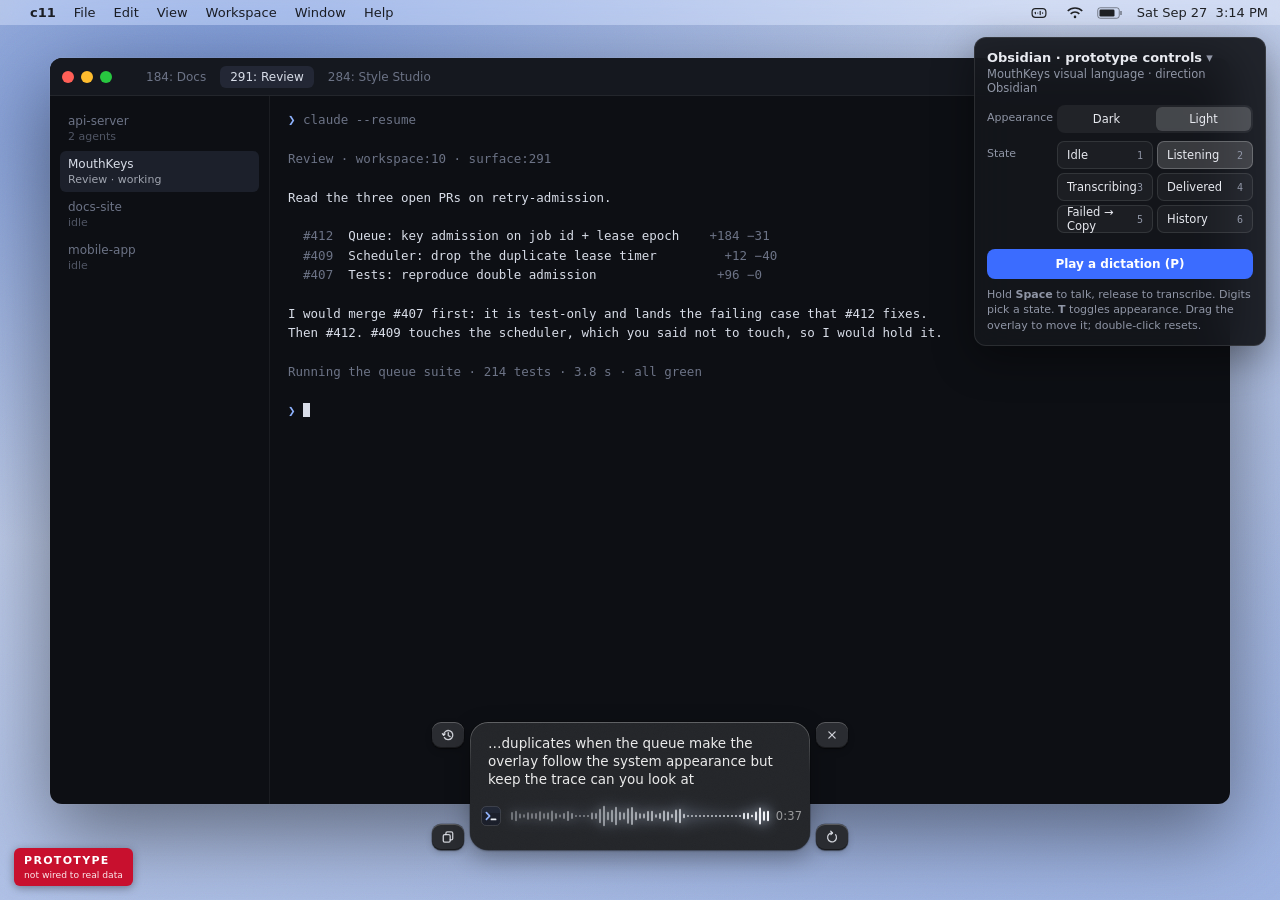
<file: design/visual-language/prototypes/obsidian/index.html>
<!doctype html>
<html lang="en">
<head>
<meta charset="utf-8">
<meta name="viewport" content="width=device-width, initial-scale=1">
<title>MouthKeys · Obsidian</title>
<link rel="stylesheet" href="../shared/stage.css">
<style>
/* =====================================================================================
   OBSIDIAN
   The overlay is a precision instrument milled from one block of black glass.
   Depth comes from light on edges, never from gradients on faces.
   Every effect carries a "native:" note saying how SwiftUI/AppKit reproduces it.
   ===================================================================================== */

:root {
  --ob-font: -apple-system, "SF Pro Text", system-ui, "Helvetica Neue", sans-serif;

  /* ---- surfaces ---- */
  --ob-face: #070709;                      /* pill face. Not #000, so edges can read */
  --ob-card: #131317;                      /* history card: one step lighter */
  --ob-key: #0b0b0e;                       /* keycap face */
  --ob-menu: rgba(18, 18, 22, 0.96);

  /* ---- edge light ---- */
  --ob-edge-top: rgba(255, 255, 255, 0.16);   /* 1 px inner top highlight, fading out */
  --ob-edge-out: rgba(255, 255, 255, 0.09);   /* hairline outer edge */
  --ob-key-top: rgba(255, 255, 255, 0.15);
  --ob-key-top-hi: rgba(255, 255, 255, 0.30);
  --ob-key-top-lo: rgba(255, 255, 255, 0.05);
  --ob-key-shade: rgba(0, 0, 0, 0.70);
  --ob-key-out: rgba(255, 255, 255, 0.10);
  --ob-key-out-hi: rgba(255, 255, 255, 0.20);

  /* ---- shadows ---- */
  --ob-shadow: 0 10px 30px rgba(0, 0, 0, 0.55), 0 1px 2px rgba(0, 0, 0, 0.60);
  --ob-card-shadow: 0 16px 40px rgba(0, 0, 0, 0.55), 0 1px 2px rgba(0, 0, 0, 0.60);
  --ob-key-drop: 0 1px 1.5px rgba(0, 0, 0, 0.70), 0 3px 7px rgba(0, 0, 0, 0.32);
  --ob-key-drop-press: 0 0.5px 0.5px rgba(0, 0, 0, 0.70);

  /* ---- ink ---- */
  --ob-ink: rgba(255, 255, 255, 0.92);
  --ob-ink-2: rgba(255, 255, 255, 0.85);
  --ob-meta: rgba(255, 255, 255, 0.55);
  --ob-glyph: rgba(236, 240, 248, 0.78);   /* cool white */
  --ob-glyph-off: rgba(236, 240, 248, 0.28);
  --ob-hair: rgba(255, 255, 255, 0.08);

  /* ---- signal ---- */
  --ob-bloom: rgba(233, 237, 244, 0.35);
  --ob-ok-bloom: rgba(159, 227, 178, 0.30);
  --ob-amber: #ffb65c;
  --ob-ok: #9fe3b2;

  /* ---- motion ---- */
  --ob-t-enter: 90ms;
  --ob-t-dismiss: 140ms;
  --ob-t-press: 80ms;
  --ob-t-swap: 100ms;
  --ob-t-grow: 120ms;
  --ob-ease-out: cubic-bezier(0.2, 0, 0, 1);
  --ob-ease-in: cubic-bezier(0.4, 0, 1, 1);
}

/* Light appearance: the instrument responds to the room. Still a dark instrument, now polished
   graphite, with a stronger top edge light and softer shadows for a bright desk. */
:root[data-appearance="light"] {
  --ob-face: #1e2024;
  --ob-card: #26282d;
  --ob-key: #2a2c31;
  --ob-menu: rgba(30, 32, 36, 0.97);
  --ob-edge-top: rgba(255, 255, 255, 0.28);
  --ob-edge-out: rgba(0, 0, 0, 0.30);        /* on a light desk the outer hairline turns dark */
  --ob-key-top: rgba(255, 255, 255, 0.22);
  --ob-key-top-hi: rgba(255, 255, 255, 0.42);
  --ob-key-top-lo: rgba(255, 255, 255, 0.08);
  --ob-key-shade: rgba(0, 0, 0, 0.40);
  --ob-key-out: rgba(0, 0, 0, 0.34);
  --ob-key-out-hi: rgba(0, 0, 0, 0.45);
  --ob-shadow: 0 8px 24px rgba(0, 0, 0, 0.30), 0 1px 2px rgba(0, 0, 0, 0.35);
  --ob-card-shadow: 0 12px 32px rgba(0, 0, 0, 0.30), 0 1px 2px rgba(0, 0, 0, 0.35);
  --ob-key-drop: 0 1px 1.5px rgba(0, 0, 0, 0.40), 0 3px 7px rgba(0, 0, 0, 0.16);
  --ob-key-drop-press: 0 0.5px 0.5px rgba(0, 0, 0, 0.40);
  --ob-glyph: rgba(240, 243, 250, 0.82);
  --ob-glyph-off: rgba(240, 243, 250, 0.30);
  --ob-hair: rgba(255, 255, 255, 0.09);
  --ob-bloom: rgba(233, 237, 244, 0.46);
  --ob-ok-bloom: rgba(159, 227, 178, 0.38);
}

/* =====================================================================================
   Overlay root. makeDraggable() owns .ob-root's transform, so entrance and dismiss
   animate the inner .ob-anim.
   ===================================================================================== */
.ob-root {
  margin-bottom: 50px;                     /* native: overlayBottomOffset 50 */
  font-family: var(--ob-font);
  color: var(--ob-ink);
  -webkit-user-select: none; user-select: none;
  cursor: default;
  font-variant-numeric: tabular-nums;
}
.ob-root[hidden] { display: none; }
.ob-anim {
  transform-origin: 50% 100%;
  transition: opacity var(--ob-t-enter) linear;
}
/* native: panel alpha 0 -> 1 over 90 ms, first frame composed offscreen (as today). */
.ob-anim.is-entering { opacity: 0; transition: none; }
/* native: scaleEffect(0.985) + offset(y: 6) + opacity 0, .timingCurve(0.4,0,1,1, 0.14). */
.ob-anim.is-dismissing {
  opacity: 0; transform: translateY(6px) scale(0.985);
  transition: opacity var(--ob-t-dismiss) var(--ob-ease-in), transform var(--ob-t-dismiss) var(--ob-ease-in);
}
.ob-row { position: relative; display: flex; align-items: flex-end; gap: 6px; }

/* =====================================================================================
   Rails and keycaps
   ===================================================================================== */
/* Rails are exactly as tall as the base pill and bottom-aligned, so the failed card can grow the
   pill upward without moving a single key. native: VStack { key; Spacer(); key }.frame(height: 128) */
.ob-rail { width: 32px; height: 128px; display: flex; flex-direction: column; justify-content: space-between; }

/* Machined keycap. native: RoundedRectangle(9).fill(face)
     + overlay(top 1 px inner highlight: strokeBorder masked to the top edge, or an inset Rectangle)
     + overlay(bottom 1 px inner shade) + strokeBorder(hairline 0.5) + two .shadow()s. */
.ob-key {
  position: relative; width: 32px; height: 26px; padding: 0; border: 0; border-radius: 9px;
  background: var(--ob-key); color: var(--ob-glyph);
  display: grid; place-items: center; cursor: default; outline: none;
  box-shadow:
    inset 0 1px 0 var(--ob-key-top),
    inset 0 -1px 0 var(--ob-key-shade),
    0 0 0 0.5px var(--ob-key-out),
    var(--ob-key-drop);
  transition: box-shadow var(--ob-t-press) linear, transform var(--ob-t-press) linear, color var(--ob-t-press) linear;
}
.ob-key svg { width: 14px; height: 14px; display: block; }
.ob-key > .ob-g { grid-area: 1 / 1; display: grid; place-items: center; transition: opacity var(--ob-t-press) linear; }
.ob-key:hover:not(:disabled), .ob-key.is-hover {
  color: #fff;
  box-shadow:
    inset 0 1px 0 var(--ob-key-top-hi),
    inset 0 -1px 0 var(--ob-key-shade),
    0 0 0 0.5px var(--ob-key-out-hi),
    var(--ob-key-drop);
}
/* Pressed: the keycap sinks 1 px, its top light dims, its shadow shortens. native: ButtonStyle with
   configuration.isPressed -> offset(y: 1), highlight opacity 0.05, shadow radius 0.5. */
.ob-key:active:not(:disabled), .ob-key.is-pressed {
  transform: translateY(1px);
  color: #fff;
  box-shadow:
    inset 0 1px 0 var(--ob-key-top-lo),
    inset 0 -1px 0 var(--ob-key-shade),
    0 0 0 0.5px var(--ob-key-out),
    var(--ob-key-drop-press);
}
/* Latched (History while its card is open): lit, not sunk, so the key never moves. native: same
   style with a brighter top highlight and full-white glyph while the card panel is visible. */
.ob-key.is-on:not(:active) {
  color: #fff;
  box-shadow:
    inset 0 1px 0 var(--ob-key-top-hi),
    inset 0 -1px 0 var(--ob-key-shade),
    0 0 0 0.5px var(--ob-key-out-hi),
    0 0 8px rgba(233, 237, 244, 0.10),
    var(--ob-key-drop);
}
.ob-key:disabled { color: var(--ob-glyph-off); box-shadow: inset 0 1px 0 var(--ob-key-top-lo), 0 0 0 0.5px var(--ob-key-out), var(--ob-key-drop); }
.ob-key:focus-visible { box-shadow: 0 0 0 2px rgba(233, 237, 244, 0.5), var(--ob-key-drop); }
/* Copy feedback: glyph swaps to a check for 900 ms in green-white. Size never changes. */
.ob-key .ob-g-ok { opacity: 0; color: var(--ob-ok); }
.ob-key.is-copied .ob-g-main { opacity: 0; }
.ob-key.is-copied .ob-g-ok { opacity: 1; }

/* =====================================================================================
   The pill
   ===================================================================================== */
.ob-pill {
  position: relative; width: 340px; height: 128px; border-radius: 18px;
  background: var(--ob-face);
  /* native: .shadow(black 0.55, r 15, y 10) + .shadow(black 0.6, r 1, y 1); hairline = strokeBorder 0.5 */
  box-shadow: 0 0 0 0.5px var(--ob-edge-out), var(--ob-shadow);
  transition: height var(--ob-t-grow) var(--ob-ease-out);
}
/* Edge light: a 1 px inner stroke, white 0.16 at the top fading to 0 by 52 px (~40% of the base height).
   native: RoundedRectangle(18).strokeBorder(LinearGradient([.white.opacity(0.16), .clear],
           startPoint: .top, endPoint: UnitPoint(x: 0.5, y: 52/height)), lineWidth: 1) */
.ob-pill::before {
  content: ""; position: absolute; inset: 0; border-radius: inherit; padding: 1px; pointer-events: none;
  background: linear-gradient(180deg, var(--ob-edge-top) 0px, rgba(255, 255, 255, 0) 52px);
  -webkit-mask: linear-gradient(#000 0 0) content-box, linear-gradient(#000 0 0);
  -webkit-mask-composite: xor; mask-composite: exclude;
}
/* Grain: a static monochrome noise image at 3.5%. native: a tiling opaque grey-noise PNG in a CALayer
   (or Image(...).resizable(resizingMode: .tile)) at opacity 0.035, clipped to the pill shape. */
.ob-pill::after, .ob-card::after {
  content: ""; position: absolute; inset: 0; border-radius: inherit; pointer-events: none; opacity: 0.035;
  background-image: url("data:image/svg+xml;utf8,<svg xmlns='http://www.w3.org/2000/svg' width='128' height='128'><filter id='n'><feTurbulence type='fractalNoise' baseFrequency='1.15' numOctaves='2' stitchTiles='stitch'/><feColorMatrix type='matrix' values='0.33 0.33 0.33 0 0 0.33 0.33 0.33 0 0 0.33 0.33 0.33 0 0 0 0 0 0 1'/></filter><rect width='128' height='128' filter='url(%23n)'/></svg>");
  background-size: 128px 128px;
}
:root[data-appearance="light"] .ob-pill::after, :root[data-appearance="light"] .ob-card::after { opacity: 0.045; }

/* ---- live preview: bottom-anchored, head-truncated (newest words stay on the line nearest the trace).
   native: Text(tail).lineLimit(3).truncationMode(.head) in a frame(height: 54, alignment: .bottomLeading) */
.ob-preview {
  position: absolute; left: 18px; right: 18px; top: 12px; height: 54px;
  display: flex; flex-direction: column; justify-content: flex-end;
  font: 500 13.5px/18px var(--ob-font); color: var(--ob-ink);
  overflow: hidden;
}
.ob-live { transition: color var(--ob-t-swap) linear; }
.ob-measure {
  position: absolute; left: 18px; width: 304px; top: 0; visibility: hidden; pointer-events: none;
  font: 500 13.5px/18px var(--ob-font);
}
/* Before the first words arrive, the display reads out the input: catches an AirPods hijack at a glance. */
.ob-readout {
  display: inline-flex; align-items: center; gap: 6px; height: 18px;
  font: 500 11.5px/18px var(--ob-font); letter-spacing: 0.06em; text-transform: uppercase; color: var(--ob-meta);
}
.ob-readout svg { width: 12px; height: 12px; }

/* ---- trace row ---- */
.ob-trace { position: absolute; left: 0; right: 0; bottom: 12px; height: 44px; }
/* Target app icon: a state indicator, not a button. Centred on the trace midline, leading inset 11. */
.ob-app { position: absolute; left: 11px; top: 12px; width: 20px; height: 20px; display: block; }
.ob-app svg { display: block; }
.ob-bars, .ob-glow { position: absolute; left: 40px; top: 0; width: 260px; height: 44px; display: block; pointer-events: none; }
/* Phosphor bloom. native: the bars' container .compositingGroup().shadow(color: trace.opacity(0.35), radius: 5) */
.ob-bars { filter: drop-shadow(0 0 5px var(--ob-bloom)); }
/* Afterglow: a blurred copy of the trace's persistence envelope behind it.
   native: a second bar layer (same geometry, decaying peak-hold heights) with .blur(radius: 7), opacity 0.25 */
.ob-glow { filter: blur(7px); opacity: 0.25; }
:root[data-appearance="light"] .ob-glow { opacity: 0.30; }
.ob-root[data-s="delivered"] .ob-bars { filter: drop-shadow(0 0 5px var(--ob-ok-bloom)); }
/* Elapsed counter: mirrors the app icon on the right end of the trace row. */
.ob-timer {
  position: absolute; left: 300px; width: 38px; top: 0; height: 44px;
  font: 500 11.5px/44px var(--ob-font); letter-spacing: 0.02em; text-align: center;
  font-variant-numeric: tabular-nums; color: var(--ob-meta);
}

/* ---- delivered: one line, centred in the preview area; the counter hands its time to the line ---- */
.ob-done {
  position: absolute; left: 18px; right: 18px; top: 12px; height: 54px;
  display: none; align-items: center; gap: 0;
  font: 500 13.5px/18px var(--ob-font); color: var(--ob-ink); white-space: nowrap;
}
.ob-done .ob-ok-g { width: 18px; height: 18px; display: grid; place-items: center; color: var(--ob-ok); margin-right: 6px;
  filter: drop-shadow(0 0 4px rgba(159, 227, 178, 0.45)); }
.ob-done .ob-ok-g svg { width: 14px; height: 14px; }
.ob-done b { font-weight: 600; color: #fff; }
.ob-done .ob-dim { color: var(--ob-meta); }
.ob-sep-dot { padding: 0 6px; color: var(--ob-meta); }

/* ---- failed: the pill grows upward 21 px; keys and trace baseline never move ---- */
.ob-fail { position: absolute; left: 18px; right: 18px; top: 12px; height: 75px; display: none; }
.ob-fail-h { display: flex; align-items: center; gap: 9px; height: 18px; font: 600 13.5px/18px var(--ob-font); color: #fff; }
/* Amber status LED. native: Circle().fill(amber).frame(7).shadow(color: amber.opacity(0.55), radius: 3) */
.ob-led { width: 7px; height: 7px; border-radius: 50%; background: var(--ob-amber); box-shadow: 0 0 6px rgba(255, 182, 92, 0.55), inset 0 -1px 1px rgba(0, 0, 0, 0.25); flex: none; }
.ob-fail-t {
  margin-top: 6px; font: 400 13px/17px var(--ob-font); color: var(--ob-ink-2);
  display: -webkit-box; -webkit-line-clamp: 3; -webkit-box-orient: vertical; overflow: hidden;
}
.ob-actions { position: absolute; left: 18px; right: 18px; bottom: 12px; height: 44px; display: none; align-items: center; gap: 6px; }
/* Copy: a wide keycap with an amber edge. Label swaps to check + "Copied" inside a fixed 88 px width. */
.ob-copybtn {
  position: relative; width: 88px; height: 28px; padding: 0; border: 0; border-radius: 9px; flex: none;
  background: var(--ob-key); color: #fff; cursor: default; outline: none;
  display: grid; place-items: center;
  font: 600 13px/1 var(--ob-font);
  box-shadow:
    inset 0 1px 0 rgba(255, 220, 170, 0.22),
    inset 0 -1px 0 var(--ob-key-shade),
    0 0 0 0.5px rgba(255, 182, 92, 0.62),
    0 0 10px rgba(255, 182, 92, 0.10),
    var(--ob-key-drop);
  transition: box-shadow var(--ob-t-press) linear, transform var(--ob-t-press) linear;
}
.ob-copybtn > span { grid-area: 1 / 1; display: inline-flex; align-items: center; gap: 6px; transition: opacity var(--ob-t-press) linear; }
.ob-copybtn svg { width: 13px; height: 13px; }
.ob-copybtn .ob-cb-ok { opacity: 0; color: var(--ob-ok); }
.ob-copybtn:hover, .ob-copybtn.is-hover {
  box-shadow: inset 0 1px 0 rgba(255, 220, 170, 0.36), inset 0 -1px 0 var(--ob-key-shade),
    0 0 0 0.5px rgba(255, 182, 92, 0.95), 0 0 12px rgba(255, 182, 92, 0.18), var(--ob-key-drop);
}
.ob-copybtn:active, .ob-copybtn.is-pressed {
  transform: translateY(1px);
  box-shadow: inset 0 1px 0 rgba(255, 220, 170, 0.08), inset 0 -1px 0 var(--ob-key-shade),
    0 0 0 0.5px rgba(255, 182, 92, 0.62), var(--ob-key-drop-press);
}
.ob-copybtn.is-copied {
  box-shadow: inset 0 1px 0 rgba(200, 255, 215, 0.20), inset 0 -1px 0 var(--ob-key-shade),
    0 0 0 0.5px rgba(159, 227, 178, 0.65), 0 0 10px rgba(159, 227, 178, 0.10), var(--ob-key-drop);
}
.ob-copybtn.is-copied .ob-cb-main { opacity: 0; }
.ob-copybtn.is-copied .ob-cb-ok { opacity: 1; }
.ob-textbtn {
  height: 28px; padding: 0 10px; border: 0; border-radius: 8px; background: transparent; cursor: default; outline: none;
  font: 500 13px/28px var(--ob-font); color: rgba(255, 255, 255, 0.62);
  transition: color var(--ob-t-press) linear, background-color var(--ob-t-press) linear;
}
.ob-textbtn:hover { color: rgba(255, 255, 255, 0.95); background: rgba(255, 255, 255, 0.05); }
.ob-textbtn:active { color: rgba(255, 255, 255, 0.55); background: rgba(255, 255, 255, 0.03); }
.ob-actmeta { margin-left: auto; font: 500 11.5px/1 var(--ob-font); letter-spacing: 0.02em; color: var(--ob-meta); font-variant-numeric: tabular-nums; }

/* ---- state switching (content swaps inside reserved slots; only the failed pill grows, upward) ---- */
.ob-root[data-s="failed"] .ob-pill { height: 149px; }
.ob-root[data-s="delivered"] .ob-preview { display: none; }
.ob-root[data-s="delivered"] .ob-done { display: flex; animation: ob-in var(--ob-t-swap) linear; }
.ob-root[data-s="failed"] .ob-preview, .ob-root[data-s="failed"] .ob-trace { display: none; }
.ob-root[data-s="failed"] .ob-fail { display: block; animation: ob-in var(--ob-t-swap) linear; }
.ob-root[data-s="failed"] .ob-actions { display: flex; animation: ob-in var(--ob-t-swap) linear; }
.ob-root[data-s="transcribing"] .ob-live { color: rgba(255, 255, 255, 0.62); }
.ob-root[data-s="delivered"] .ob-timer { visibility: hidden; }
.ob-root.ob-instant .ob-pill { transition: none; }
@keyframes ob-in { from { opacity: 0; } }

/* =====================================================================================
   History card: a second slab, a step lighter, anchored to the History key's leading edge.
   native: child NSPanel .above the overlay; origin = key.minX, key.maxY + 6.
   ===================================================================================== */
.ob-card {
  position: absolute; left: 0; bottom: 134px;  /* 128 (rail) + 6 gap */
  width: 480px; max-height: 440px; display: flex; flex-direction: column;   /* contract: up to 480; 440 leaves a row cut under the fade */
  border-radius: 14px; background: var(--ob-card);
  box-shadow: 0 0 0 0.5px var(--ob-edge-out), var(--ob-card-shadow);
  cursor: default; z-index: 2;
  animation: ob-in var(--ob-t-swap) linear;
}
.ob-card[hidden] { display: none; }
.ob-card::before {
  content: ""; position: absolute; inset: 0; border-radius: inherit; padding: 1px; pointer-events: none; z-index: 1;
  background: linear-gradient(180deg, var(--ob-edge-top) 0px, rgba(255, 255, 255, 0) 64px);
  -webkit-mask: linear-gradient(#000 0 0) content-box, linear-gradient(#000 0 0);
  -webkit-mask-composite: xor; mask-composite: exclude;
}
.ob-card-h {
  flex: none; height: 36px; padding: 0 16px; display: flex; align-items: center; justify-content: space-between;
  border-bottom: 1px solid var(--ob-hair);
  font: 600 11px/1 var(--ob-font); letter-spacing: 0.07em; text-transform: uppercase; color: var(--ob-meta);
}
.ob-card-h span:last-child { font-weight: 500; letter-spacing: 0.02em; text-transform: none; font-size: 11.5px; }
.ob-list {
  position: relative; overflow-y: auto; padding: 6px; display: flex; flex-direction: column; gap: 1px;
  overscroll-behavior: contain;
}
.ob-list.has-more { -webkit-mask-image: linear-gradient(180deg, #000 calc(100% - 36px), transparent); mask-image: linear-gradient(180deg, #000 calc(100% - 36px), transparent); }
.ob-list::-webkit-scrollbar { width: 10px; }
.ob-list::-webkit-scrollbar-thumb { background: rgba(255, 255, 255, 0.16); border-radius: 5px; border: 3px solid transparent; background-clip: content-box; }
.ob-hrow {
  position: relative; display: block; width: 100%; text-align: left; border: 0; margin: 0; cursor: default; outline: none;
  padding: 10px 12px 10px; border-radius: 9px; background: transparent; color: inherit; font: inherit;
  transition: background-color var(--ob-t-press) linear, box-shadow var(--ob-t-press) linear;
}
/* hairline dividers sit in the 1 px gap between rows; they hide next to a lifted row */
.ob-hrow + .ob-hrow::before { content: ""; position: absolute; left: 12px; right: 12px; top: -1px; height: 1px; background: var(--ob-hair); }
.ob-hrow:hover::before, .ob-hrow:hover + .ob-hrow::before, .ob-hrow.is-hover::before, .ob-hrow.is-hover + .ob-hrow::before { opacity: 0; }
/* Hover: the row lifts (a white 0.06 plate with edge light on its top). */
.ob-hrow:hover, .ob-hrow.is-hover { background: rgba(255, 255, 255, 0.06); box-shadow: inset 0 1px 0 rgba(255, 255, 255, 0.11), 0 0 0 0.5px rgba(255, 255, 255, 0.05); }
.ob-hrow:active { background: rgba(255, 255, 255, 0.035); box-shadow: inset 0 1px 0 rgba(255, 255, 255, 0.04); }
.ob-ht {
  display: -webkit-box; -webkit-line-clamp: 4; -webkit-box-orient: vertical; overflow: hidden;
  font: 400 13px/18px var(--ob-font); color: rgba(255, 255, 255, 0.90);
}
.ob-hm {
  margin-top: 6px; display: flex; align-items: center; gap: 0; white-space: nowrap;
  font: 500 11.5px/14px var(--ob-font); letter-spacing: 0.02em; color: var(--ob-meta); font-variant-numeric: tabular-nums;
}
.ob-hm .ob-sep-dot { padding: 0 5px; }
.ob-hm .ob-mini { display: inline-block; width: 13px; height: 13px; margin-right: 5px; }
.ob-hm .ob-mini svg { width: 13px; height: 13px; display: block; }
.ob-hm .ob-warn { color: var(--ob-amber); display: inline-flex; align-items: center; gap: 5px; }
.ob-hm .ob-warn i { width: 5px; height: 5px; border-radius: 50%; background: var(--ob-amber); box-shadow: 0 0 4px rgba(255, 182, 92, 0.6); }

/* =====================================================================================
   Menu bar item and menu
   ===================================================================================== */
.ob-status svg { display: block; }
.ob-mark { transition: opacity 160ms linear; }
.ob-status[data-s="transcribing"] .ob-mark { opacity: 0.45; }
/* The NSMenu. Forced dark appearance (menu.appearance = .darkAqua), Graphite-accent highlight. */
.ob-menu {
  position: fixed; z-index: 130; width: 300px; padding: 5px;
  border-radius: 10px; background: var(--ob-menu);
  -webkit-backdrop-filter: blur(30px) saturate(150%); backdrop-filter: blur(30px) saturate(150%);
  box-shadow: inset 0 1px 0 rgba(255, 255, 255, 0.10), 0 0 0 0.5px rgba(0, 0, 0, 0.6), 0 0 0 1px rgba(255, 255, 255, 0.07), 0 14px 36px rgba(0, 0, 0, 0.45);
  font: 400 13px/1 var(--ob-font); color: rgba(255, 255, 255, 0.92);
  font-variant-numeric: tabular-nums; -webkit-user-select: none; user-select: none; cursor: default;
}
.ob-menu[hidden] { display: none; }
.ob-mi { position: relative; height: 22px; padding: 0 9px 0 22px; border-radius: 5px; display: flex; align-items: center; gap: 8px; white-space: nowrap; }
.ob-mi > span { flex: 1; min-width: 0; overflow: hidden; text-overflow: ellipsis; }
.ob-mi kbd { font: 400 13px/1 var(--ob-font); color: rgba(255, 255, 255, 0.50); letter-spacing: 0.02em; }
.ob-mi em { font-style: normal; color: rgba(255, 255, 255, 0.55); max-width: 170px; overflow: hidden; text-overflow: ellipsis; }
.ob-mi .ob-chev { width: 10px; height: 10px; color: rgba(255, 255, 255, 0.6); flex: none; }
.ob-mi .ob-tick { position: absolute; left: 6px; top: 5px; width: 12px; height: 12px; color: rgba(255, 255, 255, 0.92); }
.ob-mi:hover, .ob-mi.is-hi { background: rgba(255, 255, 255, 0.14); }
.ob-mi:hover kbd, .ob-mi:hover em, .ob-mi.is-hi em { color: rgba(255, 255, 255, 0.72); }
.ob-msep { height: 1px; margin: 5px 10px; background: rgba(255, 255, 255, 0.10); }
.ob-mhead { height: 22px; padding: 0 9px 0 22px; display: flex; align-items: center; color: rgba(255, 255, 255, 0.45); font-size: 12px; font-weight: 600; }
.ob-sub { position: absolute; right: calc(100% - 3px); top: 22px; width: 250px; padding: 5px; border-radius: 10px; background: var(--ob-menu);
  -webkit-backdrop-filter: blur(30px) saturate(150%); backdrop-filter: blur(30px) saturate(150%);
  box-shadow: inset 0 1px 0 rgba(255, 255, 255, 0.10), 0 0 0 0.5px rgba(0, 0, 0, 0.6), 0 0 0 1px rgba(255, 255, 255, 0.07), 0 14px 36px rgba(0, 0, 0, 0.45); }
.ob-sub[hidden] { display: none; }

@media (prefers-reduced-motion: reduce) {
  .ob-anim.is-dismissing { transform: none; }
}
</style>
</head>
<body>
<script src="../shared/mock-data.js"></script>
<script src="../shared/stage.js"></script>
<script>
(() => {
  "use strict";
  const M = window.LV_MOCK;
  const Q = new URLSearchParams(location.search);
  const HOLD = Q.get("hold") === "1";          // screenshots: keep "delivered" on screen
  const RM = window.matchMedia("(prefers-reduced-motion: reduce)");
  const now = () => performance.now();
  const clamp01 = (v) => Math.min(1, Math.max(0, v));

  // ---------- geometry: medium size, from notes/overlay-anatomy.md §2 and §5 ----------
  const G = { bars: 65, bw: 2, pitch: 4, minH: 2, maxH: 40, w: 260, h: 44,
              sampleMs: 85,   // one sample per 4096-frame buffer at 48 kHz, as the native tap delivers
              easeMs: 60, flatMs: 180, sweepMs: 1050, gate: 0.4 };
  const MOTION = { dismiss: 140, delivered: 1200, copied: 900, copiedCard: 1800, reprocess: 1100 };

  const esc = (s) => String(s).replace(/[&<>"]/g, (c) => ({ "&": "&amp;", "<": "&lt;", ">": "&gt;", '"': "&quot;" }[c]));
  const fmt = (sec) => { const s = Math.max(0, Math.floor(sec)); return `${Math.floor(s / 60)}:${String(s % 60).padStart(2, "0")}`; };

  // ---------- glyphs: 1.5 px stroke stand-ins for SF Symbols (native uses the real symbol, 12 pt semibold) ----------
  const SW = 'viewBox="0 0 16 16" fill="none" stroke="currentColor" stroke-width="1.5" stroke-linecap="round" stroke-linejoin="round" aria-hidden="true"';
  const GL = {
    // SF Symbol: clock.arrow.circlepath
    history: `<svg ${SW}><path d="M3.9 10.9A5.2 5.2 0 1 0 3.1 7.8"/><path d="M1.6 6.6 3.1 8.4 4.7 6.7"/><path d="M8.3 5.3v3.2l2.1 1.3"/></svg>`,
    // SF Symbol: doc.on.doc
    copy: `<svg ${SW}><path d="M5.6 5.2V3.7c0-.9.7-1.6 1.6-1.6h4.6c.9 0 1.6.7 1.6 1.6v5.9c0 .9-.7 1.6-1.6 1.6h-1.3"/><rect x="2.6" y="5.2" width="7.9" height="8.7" rx="1.6"/></svg>`,
    // SF Symbol: xmark
    cancel: `<svg ${SW}><path d="M4.4 4.4l7.2 7.2M11.6 4.4l-7.2 7.2"/></svg>`,
    // SF Symbol: arrow.clockwise
    reprocess: `<svg ${SW}><path d="M12.1 5.4A5.1 5.1 0 1 1 8 3.4"/><path d="M6.6 1.5 8.6 3.4 6.7 5.3"/></svg>`,
    // SF Symbol: checkmark
    check: `<svg ${SW}><path d="M3.4 8.7l3.1 3 6.1-7"/></svg>`,
    // SF Symbol: mic
    mic: `<svg ${SW}><rect x="5.8" y="1.8" width="4.4" height="7.6" rx="2.2"/><path d="M3.4 7.6a4.6 4.6 0 0 0 9.2 0M8 12.3v2"/></svg>`,
    // SF Symbol: chevron.right
    chev: `<svg class="ob-chev" ${SW}><path d="M6 3.5 10.5 8 6 12.5"/></svg>`,
  };

  // ---------- target-app icons (stand-ins for the real NSImage the app reads from NSWorkspace) ----------
  let uid = 0;
  function appIcon(app, size) {
    const id = "obi" + (++uid), s = size || 20;
    const frame = (inner, stroke) => `<svg width="${s}" height="${s}" viewBox="0 0 20 20" aria-hidden="true"><defs><clipPath id="${id}"><rect x="0.5" y="0.5" width="19" height="19" rx="4.6"/></clipPath></defs><g clip-path="url(#${id})">${inner}</g><rect x="0.5" y="0.5" width="19" height="19" rx="4.6" fill="none" stroke="${stroke || "rgba(255,255,255,0.22)"}" stroke-width="0.6"/></svg>`;
    switch (app) {
      case "Mail": return frame(`<rect width="20" height="20" fill="#2f8cf5"/><rect width="20" height="9" fill="#55a6ff"/><rect x="4" y="6" width="12" height="8.4" rx="1.3" fill="#fff"/><path d="M4.5 6.6 10 10.7l5.5-4.1" fill="none" stroke="#2f8cf5" stroke-width="1.1"/>`);
      case "Notes": return frame(`<rect width="20" height="20" fill="#fdfbf3"/><rect width="20" height="5.6" fill="#f6c945"/><path d="M4 9.4h12M4 12.4h12M4 15.4h7.5" stroke="#d8d2c0" stroke-width="0.9"/>`, "rgba(0,0,0,0.18)");
      case "Slack": return frame(`<rect width="20" height="20" fill="#4a154b"/><path d="M8 4.8 6.9 15.2M13.2 4.8l-1.1 10.4M4.8 8.1h10.6M4.4 11.9H15" stroke="#fff" stroke-width="1.5" stroke-linecap="round"/>`);
      case "Safari": return frame(`<rect width="20" height="20" fill="#e9eef5"/><circle cx="10" cy="10" r="7.2" fill="#2a8af6"/><path d="M13.3 6.7 9.1 9.1 6.7 13.3 10.9 10.9z" fill="#fff"/><path d="M13.3 6.7 9.1 9.1 10.9 10.9z" fill="#ff5a4e"/>`, "rgba(0,0,0,0.15)");
      default: // c11
        return frame(`<rect width="20" height="20" fill="#141824"/><rect width="20" height="7" fill="#1b2130"/><path d="M5.4 6.6 8.6 10l-3.2 3.4" fill="none" stroke="#8fb3ff" stroke-width="1.7" stroke-linecap="round" stroke-linejoin="round"/><path d="M10.4 13.4h4.2" stroke="#e9edf4" stroke-width="1.7" stroke-linecap="round"/>`);
    }
  }

  // ---------- mock data ----------
  const LAST = M.history[0];                                         // delivered: c11, 118 words, 0:41
  const FAILED = M.history.find((h) => !h.delivered) || M.history[0]; // couldn't paste: c11, 189 words, 1:06
  const WORDS = M.livePreview.join(" ").split(/\s+/);
  let mic = M.mics[0].name;

  // ======================================================================================
  // DOM
  // ======================================================================================
  // The stage builds its desktop inside init(), so the overlay is built on the first stage callback.
  function boot() {
  const host = LVStage.host();
  const root = document.createElement("div");
  root.className = "ob-root";
  root.hidden = true;
  root.innerHTML = `
    <div class="ob-anim">
      <div class="ob-row">
        <div class="ob-rail">
          <button class="ob-key" data-act="history" title="Recent Dictations" aria-label="Recent Dictations">${GL.history}</button>
          <button class="ob-key" data-act="copy" title="Copy Last Transcription" aria-label="Copy Last Transcription"><span class="ob-g ob-g-main">${GL.copy}</span><span class="ob-g ob-g-ok">${GL.check}</span></button>
        </div>
        <div class="ob-pill">
          <div class="ob-preview"><div class="ob-live"></div></div>
          <div class="ob-done">
            <span class="ob-ok-g">${GL.check}</span><span>Delivered to&nbsp;<b>${esc(LAST.target)}</b></span><span class="ob-sep-dot">·</span><span class="ob-dim">${LAST.words} words</span><span class="ob-sep-dot">·</span><span class="ob-dim">${fmt(LAST.seconds)}</span>
          </div>
          <div class="ob-fail">
            <div class="ob-fail-h"><span class="ob-led"></span><span>Couldn’t paste into ${esc(FAILED.target)}</span></div>
            <div class="ob-fail-t">${esc(FAILED.text)}</div>
          </div>
          <div class="ob-trace">
            <span class="ob-app" title="Dictation target app">${appIcon("c11", 20)}</span>
            <canvas class="ob-glow"></canvas>
            <canvas class="ob-bars"></canvas>
            <span class="ob-timer">0:00</span>
          </div>
          <div class="ob-actions">
            <button class="ob-copybtn" data-act="copy-card" title="Copy to the clipboard"><span class="ob-cb-main">${GL.copy}<span>Copy</span></span><span class="ob-cb-ok">${GL.check}<span>Copied</span></span></button>
            <button class="ob-textbtn" data-act="dismiss">Dismiss</button>
            <span class="ob-actmeta">${FAILED.words} words · ${fmt(FAILED.seconds)}</span>
          </div>
          <div class="ob-measure" aria-hidden="true"></div>
        </div>
        <div class="ob-rail">
          <button class="ob-key" data-act="cancel" title="Cancel Dictation" aria-label="Cancel Dictation">${GL.cancel}</button>
          <button class="ob-key" data-act="reprocess" title="Reprocess Last Dictation" aria-label="Reprocess Last Dictation">${GL.reprocess}</button>
        </div>
        <div class="ob-card" data-nodrag hidden role="dialog" aria-label="Recent dictations">
          <div class="ob-card-h"><span>Recent dictations</span><span>Click to insert</span></div>
          <div class="ob-list"></div>
        </div>
      </div>
    </div>`;
  host.appendChild(root);
  LVStage.makeDraggable(root, "obsidian");

  const $ = (s) => root.querySelector(s);
  const anim = $(".ob-anim"), live = $(".ob-live"), meas = $(".ob-measure"), timerEl = $(".ob-timer");
  const card = $(".ob-card"), list = $(".ob-list");
  const keyHistory = $('[data-act="history"]'), keyCopy = $('[data-act="copy"]'), keyReprocess = $('[data-act="reprocess"]');
  const copyBtn = $(".ob-copybtn");
  const cvBars = $(".ob-bars"), cvGlow = $(".ob-glow");

  // ======================================================================================
  // Trace engine
  // Two FIFOs of 65 slots (bars and afterglow). Each sample shifts every slot left, and each slot
  // morphs from its current height to its new one over 60 ms linear.
  // native: ForEach keyed by slot index + withAnimation(.linear(duration: 0.06)), exactly as today.
  // ======================================================================================
  const T = {
    from: new Float32Array(G.bars).fill(G.minH), to: new Float32Array(G.bars).fill(G.minH),
    gFrom: new Float32Array(G.bars).fill(G.minH), gTo: new Float32Array(G.bars).fill(G.minH),
    t0: 0, dur: G.easeMs, out: false, n: 0, peak: 0, lastAt: 0,
    mode: "off",       // live | sweep | done | off
    sweepT0: 0,
  };
  function progress(t) {
    if (RM.matches) return 1;
    const k = clamp01((t - T.t0) / T.dur);
    return T.out ? 1 - Math.pow(1 - k, 3) : k;
  }
  function snapshot(t) {
    const k = progress(t);
    for (let i = 0; i < G.bars; i++) {
      T.from[i] += (T.to[i] - T.from[i]) * k;
      T.gFrom[i] += (T.gTo[i] - T.gFrom[i]) * k;
    }
    T.t0 = t;
  }
  // Signal path from the contract: noise gate 0.4, level^1.15, grain multiplier per sample index.
  function heightFor(level, n) {
    const adjusted = clamp01((level - G.gate) / (1 - G.gate));
    const amplified = Math.pow(adjusted, 1.15);
    const grain = 0.6 + 0.25 * Math.cos(1.7 * n) + 0.15 * Math.cos(4.3 * n);
    return Math.min(G.maxH, Math.max(G.minH, G.minH + (G.maxH - G.minH) * amplified * grain));
  }
  function pushSample(level, t, animate) {
    if (animate) snapshot(t);
    const h = heightFor(level, T.n);
    T.n = (T.n + 1) % 1024;
    T.to.copyWithin(0, 1); T.to[G.bars - 1] = h;
    // Afterglow = phosphor persistence: a peak-hold that decays sample to sample.
    const g = Math.max(h, T.gTo[G.bars - 1] * 0.84);
    T.gTo.copyWithin(0, 1); T.gTo[G.bars - 1] = g;
    T.dur = G.easeMs; T.out = false;
    if (!animate) { T.from.set(T.to); T.gFrom.set(T.gTo); }
  }
  function resetTrace() { T.from.fill(G.minH); T.to.fill(G.minH); T.gFrom.fill(G.minH); T.gTo.fill(G.minH); T.n = 0; }
  function flatten(t) {
    snapshot(t);
    T.to.fill(G.minH); T.gTo.fill(G.minH);
    T.dur = G.flatMs; T.out = true;       // native: easeOut(0.18) to min height, as today
  }

  let dpr = 0;
  function sizeCanvases() {
    const d = window.devicePixelRatio || 1;
    if (d === dpr) return;
    dpr = d;
    for (const c of [cvBars, cvGlow]) { c.width = Math.round(G.w * d); c.height = Math.round(G.h * d); }
  }
  function capsule(ctx, x, y, w, h) {
    if (ctx.roundRect) { ctx.beginPath(); ctx.roundRect(x, y, w, h, Math.min(w, h) / 2); ctx.fill(); }
    else ctx.fillRect(x, y, w, h);
  }
  const RGB = { trace: [233, 237, 244], hot: [250, 251, 255], ok: [159, 227, 178], glow: [176, 198, 236] };
  function draw(t) {
    sizeCanvases();
    const cx = cvBars.getContext("2d"), gx = cvGlow.getContext("2d");
    cx.setTransform(dpr, 0, 0, dpr, 0, 0); gx.setTransform(dpr, 0, 0, dpr, 0, 0);
    cx.clearRect(0, 0, G.w, G.h); gx.clearRect(0, 0, G.w, G.h);
    if (T.mode === "off") return;
    const k = progress(t);
    const x0 = (G.w - ((G.bars - 1) * G.pitch + G.bw)) / 2;
    let sweepC = 0, pulse = 0;
    if (T.mode === "sweep") {
      const p = ((t - T.sweepT0) % G.sweepMs) / G.sweepMs;
      sweepC = -0.15 + 1.3 * p;                                        // native: CAGradientLayer locations
      pulse = 0.5 - 0.5 * Math.cos(((t - T.sweepT0) / 1600) * 2 * Math.PI);  // reduced motion: a crossfade
    }
    for (let i = 0; i < G.bars; i++) {
      const u = i / (G.bars - 1);
      const h = T.from[i] + (T.to[i] - T.from[i]) * k;
      const gh = T.gFrom[i] + (T.gTo[i] - T.gFrom[i]) * k;
      const x = x0 + i * G.pitch;
      let a, c = RGB.trace, ga;
      if (T.mode === "live") {
        a = 0.35 + 0.65 * Math.pow(u, 1.4);                            // age fade from the contract
        const hot = clamp01((u - 0.84) / 0.16);                        // newest bars run hottest
        c = [0, 1, 2].map((j) => Math.round(RGB.trace[j] + (RGB.hot[j] - RGB.trace[j]) * hot));
        ga = a;
      } else if (T.mode === "sweep") {
        const base = 0.30;
        if (RM.matches) a = base + 0.30 * pulse;
        else {
          const d = Math.abs(u - sweepC) / 0.3;
          const s = d < 1 ? 0.5 + 0.5 * Math.cos(Math.PI * d) : 0;
          a = base + (0.95 - base) * s;
        }
        ga = (a - base) * 1.4;
      } else { // done
        c = RGB.ok; a = 0.55; ga = 0.25;
      }
      cx.fillStyle = `rgba(${c[0]},${c[1]},${c[2]},${a.toFixed(3)})`;
      capsule(cx, x, (G.h - h) / 2, G.bw, h);
      if (ga > 0.01) {
        const gc = T.mode === "done" ? RGB.ok : RGB.glow;
        gx.fillStyle = `rgba(${gc[0]},${gc[1]},${gc[2]},${Math.min(1, ga).toFixed(3)})`;
        const gH = Math.max(gh, h) + 2;
        gx.fillRect(x - 0.75, (G.h - gH) / 2, G.bw + 1.5, gH);
      }
    }
  }

  // ======================================================================================
  // Recording session: level source, timer, live preview
  // ======================================================================================
  const rec = { active: false, t0: 0, frozen: null, envT0: 0 };
  let stageLevel = 0, curLevel = 0;
  const P = { count: 0, nextAt: 0, rnd: LV.seeded(11) };

  function levelAt(t) {
    // The stage ticks only in "listening". In "history" the listening state runs underneath,
    // so sample the stage's own speech envelope directly.
    if (LVStage.state === "listening") return stageLevel;
    return LVStage.envelope(((t - rec.envT0) / 1000) % 60);
  }
  function beginRecording(warm) {
    const t = now();
    rec.active = true; rec.frozen = null; rec.envT0 = t;
    // First load opens mid-dictation so the page reads at a glance; every later start is fresh.
    rec.t0 = warm ? t - 36600 : t;
    P.count = warm ? 24 : 0;
    P.nextAt = t + (warm ? 350 : 750);
    resetTrace();
    if (warm) for (let i = 0; i < G.bars; i++) {
      // same sampler as live: the peak level inside each 85 ms buffer window
      let pk = 0; const t0 = 24 + i * G.sampleMs / 1000;
      for (let f = 0; f < 5; f++) pk = Math.max(pk, LVStage.envelope(t0 + f / 60));
      pushSample(pk, t, false);
    }
    T.lastAt = t; T.peak = 0;
    renderLive();
    timerEl.textContent = fmt((t - rec.t0) / 1000);
  }
  function endRecording() {
    if (rec.active && rec.frozen == null) rec.frozen = (now() - rec.t0) / 1000;
    rec.active = false;
    if (rec.frozen == null) rec.frozen = LAST.seconds;       // entered directly: show the mock dictation
    timerEl.textContent = fmt(rec.frozen);
    if (!live.textContent.trim() || live.querySelector(".ob-readout")) { P.count = 30; renderLive(); }
  }

  function fits(s) { meas.textContent = s; return meas.offsetHeight <= 55; }
  // Head truncation: keep the newest words, cut from the front, lead with an ellipsis.
  function headTruncate(words) {
    const full = words.join(" ");
    if (fits(full)) return full;
    let lo = 1, hi = words.length - 1;
    while (lo < hi) { const mid = (lo + hi) >> 1; if (fits("…" + words.slice(mid).join(" "))) hi = mid; else lo = mid + 1; }
    return "…" + words.slice(lo).join(" ");
  }
  function renderLive() {
    if (P.count === 0) {
      live.innerHTML = `<span class="ob-readout">${GL.mic}${esc(mic)}</span>`;
      return;
    }
    const words = [];
    for (let i = Math.max(0, P.count - 48); i < P.count; i++) words.push(WORDS[i % WORDS.length]);
    live.textContent = headTruncate(words);
  }
  function tickPreview(t) {
    if (t < P.nextAt) return;
    P.count += 1 + Math.floor(P.rnd() * 3);      // streaming ASR emits one to three words at a time
    P.nextAt = t + 420 + P.rnd() * 520;
    renderLive();
  }

  // ======================================================================================
  // Main loop (runs only while the overlay is on screen)
  // native: TimelineView(.animation) for the sweep; the trace advances per audio buffer.
  // ======================================================================================
  let raf = 0, deliverAt = 0;
  function loop(t) {
    raf = requestAnimationFrame(loop);
    if (T.mode === "live" && rec.active) {
      curLevel = levelAt(t);
      T.peak = Math.max(T.peak, curLevel);
      if (t - T.lastAt > 600) T.lastAt = t - G.sampleMs;     // after a stall, don't burst
      // Keep scrolling in silence: a sample lands every 85 ms whatever the level (tiny 2 px bars).
      while (t - T.lastAt >= G.sampleMs) { pushSample(T.peak, t, true); T.peak = 0; T.lastAt += G.sampleMs; }
      tickPreview(t);
      timerEl.textContent = fmt((t - rec.t0) / 1000);
    }
    // Delivered auto-dismiss on a performance.now() clock; skipped with ?hold=1 for screenshots.
    if (deliverAt && t >= deliverAt) { deliverAt = 0; if (LVStage.state === "delivered") LVStage.setState("idle"); }
    draw(t);
    tickMark(t);
  }
  function startLoop() { if (!raf) raf = requestAnimationFrame(loop); }
  function stopLoop() { if (raf) cancelAnimationFrame(raf); raf = 0; }

  // ======================================================================================
  // Show / dismiss
  // ======================================================================================
  let hideTimer = 0;
  function show() {
    const entering = root.hidden || anim.classList.contains("is-dismissing");
    clearTimeout(hideTimer);
    root.hidden = false;
    anim.classList.remove("is-dismissing");
    if (entering) {
      root.classList.add("ob-instant");         // compose the first frame at its final size
      anim.classList.add("is-entering");
      void anim.offsetWidth;
      requestAnimationFrame(() => {
        anim.classList.remove("is-entering");
        requestAnimationFrame(() => root.classList.remove("ob-instant"));
      });
    }
    startLoop();
  }
  function dismiss() {
    if (root.hidden) return;
    anim.classList.add("is-dismissing");
    clearTimeout(hideTimer);
    hideTimer = setTimeout(() => {
      if (LVStage.state !== "idle") return;
      root.hidden = true;
      anim.classList.remove("is-dismissing");
      T.mode = "off"; rec.active = false;
      stopLoop(); draw(now());
    }, RM.matches ? 0 : MOTION.dismiss);
  }

  // ======================================================================================
  // History card
  // ======================================================================================
  function renderHistory() {
    list.innerHTML = M.history.slice(0, 12).map((h, i) => {
      const day = LV.fmtDay(h.when);
      const when = (day === "Today" ? "" : day + " ") + LV.fmtTime(h.when);
      const warn = h.delivered ? "" : `<span class="ob-sep-dot">·</span><span class="ob-warn"><i></i>Not pasted</span>`;
      return `<button class="ob-hrow" data-i="${i}" title="Insert this dictation into the focused app">
        <span class="ob-ht">${esc(h.text)}</span>
        <span class="ob-hm"><span>${when}</span><span class="ob-sep-dot">·</span><span>${fmt(h.seconds)}</span><span class="ob-sep-dot">·</span><span>${h.words} words</span><span class="ob-sep-dot">·</span><span class="ob-mini">${appIcon(h.target, 13)}</span><span>${esc(h.target)}</span>${warn}</span>
      </button>`;
    }).join("");
  }
  function updateFade() { list.classList.toggle("has-more", list.scrollTop + list.clientHeight < list.scrollHeight - 2); }
  list.addEventListener("scroll", updateFade, { passive: true });
  function openCard() { card.hidden = false; keyHistory.classList.add("is-on"); list.scrollTop = 0; updateFade(); }
  function closeCard() { card.hidden = true; keyHistory.classList.remove("is-on"); }
  function requestCloseCard() { if (LVStage.state === "history") LVStage.setState("listening"); else closeCard(); }
  list.addEventListener("click", (e) => {
    const row = e.target.closest(".ob-hrow"); if (!row) return;
    const h = M.history[+row.dataset.i];
    LVStage.insertText(esc(h.text.slice(0, 90)) + "…");
    requestCloseCard();
  });
  document.addEventListener("mousedown", (e) => {
    if (card.hidden) return;
    if (card.contains(e.target) || keyHistory.contains(e.target) || e.target.closest("#lv-controls")) return;
    requestCloseCard();
  }, true);

  // ======================================================================================
  // Keys and actions
  // ======================================================================================
  function copyText(text) {
    try { if (navigator.clipboard && navigator.clipboard.writeText) navigator.clipboard.writeText(text).catch(() => {}); } catch (_) {}
  }
  let copyTimer = 0, cardCopyTimer = 0, reprocessTimer = 0;
  function flashKeyCopied() {
    keyCopy.classList.add("is-copied");
    clearTimeout(copyTimer);
    copyTimer = setTimeout(() => keyCopy.classList.remove("is-copied"), MOTION.copied);
  }
  function setCardCopied(on, sticky) {
    copyBtn.classList.toggle("is-copied", on);
    clearTimeout(cardCopyTimer);
    if (on && !sticky) cardCopyTimer = setTimeout(() => copyBtn.classList.remove("is-copied"), MOTION.copiedCard);
  }
  root.addEventListener("click", (e) => {
    const b = e.target.closest("[data-act]");
    if (!b || b.disabled) return;
    switch (b.dataset.act) {
      case "history":
        if (!card.hidden) requestCloseCard();
        else if (LVStage.state === "listening") LVStage.setState("history");
        else openCard();                               // open over transcribing / delivered / failed without changing state
        break;
      case "copy": copyText(LAST.text); flashKeyCopied(); break;
      case "cancel": LVStage.stopSequence(); LVStage.setState("idle"); break;
      case "reprocess":
        LVStage.stopSequence(); LVStage.setState("transcribing");
        reprocessTimer = setTimeout(() => { if (LVStage.state === "transcribing") LVStage.setState("delivered"); }, MOTION.reprocess);
        break;
      case "copy-card": copyText(FAILED.text); setCardCopied(true); break;
      case "dismiss": LVStage.setState("idle"); break;
    }
  });
  window.addEventListener("keydown", (e) => {
    if (e.key !== "Escape") return;
    if (!menu.hidden) closeMenu();
    else if (!card.hidden) requestCloseCard();
    else if (LVStage.state !== "idle") { LVStage.stopSequence(); LVStage.setState("idle"); }   // Esc = Cancel Dictation
  });
  function updateKeys(s) {
    const busy = s === "transcribing";                  // today: Copy and Reprocess disable while processing
    keyCopy.disabled = busy; keyReprocess.disabled = busy;
  }

  // ======================================================================================
  // Menu bar item: a slab with a four-bar phosphor trace inside. Template image (mono).
  // native: NSStatusItem button image, isTemplate = true; listening frames drawn per level.
  // ======================================================================================
  const slot = LVStage.menubarSlot();
  const MARK_X = [3.8, 6.2, 8.6, 11.0];
  const MARK_IDLE = [2.0, 4.4, 2.8, 1.4];
  slot.innerHTML = `<span class="lv-status ob-status" role="button" aria-haspopup="menu" aria-label="MouthKeys" title="MouthKeys">
    <svg class="ob-mark" width="16" height="16" viewBox="0 0 16 16" aria-hidden="true">
      <rect x="1.1" y="3.6" width="13.8" height="8.8" rx="3.4" fill="none" stroke="currentColor" stroke-width="1.2"/>
      ${MARK_X.map((x, i) => `<rect class="b" x="${x}" y="${8 - MARK_IDLE[i] / 2}" width="1.2" height="${MARK_IDLE[i]}" rx="0.6" fill="currentColor"/>`).join("")}
    </svg></span>`;
  const status = slot.firstElementChild;
  const markBars = [...status.querySelectorAll("rect.b")];
  let markH = MARK_IDLE.slice(), markAt = 0;
  function setMark(hs) { markBars.forEach((r, i) => { r.setAttribute("y", (8 - hs[i] / 2).toFixed(2)); r.setAttribute("height", hs[i].toFixed(2)); }); }
  function tickMark(t) {
    const s = LVStage.state;
    if (!(s === "listening" || s === "history") || RM.matches) return;
    if (t - markAt < 120) return;
    markAt = t;
    markH.shift();
    markH.push(1.2 + 5.2 * Math.pow(clamp01((curLevel - 0.25) / 0.75), 0.8));
    setMark(markH);
  }
  function updateMark(s) {
    status.dataset.s = s;
    if (s === "transcribing") setMark([1.2, 1.2, 1.2, 1.2]);
    else if (s === "listening" || s === "history") { markH = RM.matches ? [3.4, 5.6, 4.2, 2.4] : MARK_IDLE.slice(); setMark(markH); }
    else setMark(MARK_IDLE);
  }

  // ---------- the NSMenu (dark appearance; only the glyph and row text are really ours) ----------
  const menu = document.createElement("div");
  menu.className = "ob-menu"; menu.hidden = true; menu.setAttribute("role", "menu");
  document.body.appendChild(menu);
  function renderMenu() {
    const recording = LVStage.state === "listening" || LVStage.state === "history";
    menu.innerHTML = `
      <div class="ob-mi" data-mi="toggle" role="menuitem"><span>${recording ? "Stop Dictation" : "Start Dictation"}</span><kbd>⌥Space</kbd></div>
      <div class="ob-mi" data-mi="mic" role="menuitem" aria-haspopup="menu"><span>Microphone</span><em>${esc(mic)}</em>${GL.chev}</div>
      <div class="ob-mi" data-mi="history" role="menuitem"><span>History…</span></div>
      <div class="ob-mi" data-mi="settings" role="menuitem"><span>Settings…</span><kbd>⌘,</kbd></div>
      <div class="ob-msep"></div>
      <div class="ob-mi" data-mi="quit" role="menuitem"><span>Quit MouthKeys</span><kbd>⌘Q</kbd></div>
      <div class="ob-sub" hidden role="menu">
        <div class="ob-mhead">Input</div>
        ${M.mics.map((m) => `<div class="ob-mi" data-mic="${esc(m.name)}" role="menuitemradio" aria-checked="${m.name === mic}">${m.name === mic ? `<span class="ob-tick">${GL.check}</span>` : ""}<span>${esc(m.name)}</span></div>`).join("")}
      </div>`;
  }
  function openMenu() {
    renderMenu();
    menu.hidden = false;
    status.classList.add("open");
    const r = status.getBoundingClientRect();
    menu.style.top = `${Math.round(r.bottom + 3)}px`;
    menu.style.left = `${Math.round(Math.min(r.left, window.innerWidth - menu.offsetWidth - 8))}px`;
  }
  function closeMenu() { menu.hidden = true; status.classList.remove("open"); }
  status.addEventListener("mousedown", (e) => { e.preventDefault(); e.stopPropagation(); menu.hidden ? openMenu() : closeMenu(); });
  document.addEventListener("mousedown", (e) => { if (!menu.hidden && !menu.contains(e.target) && !status.contains(e.target)) closeMenu(); });
  menu.addEventListener("mouseover", (e) => {
    const row = e.target.closest(".ob-mi"); if (!row) return;
    const sub = menu.querySelector(".ob-sub");
    const micRow = menu.querySelector('[data-mi="mic"]');
    if (row === micRow) { sub.hidden = false; micRow.classList.add("is-hi"); }
    else if (!sub.contains(row)) { sub.hidden = true; micRow.classList.remove("is-hi"); }
  });
  menu.addEventListener("click", (e) => {
    const row = e.target.closest(".ob-mi"); if (!row) return;
    if (row.dataset.mic) { mic = row.dataset.mic; closeMenu(); if (LVStage.state === "listening" && P.count === 0) renderLive(); return; }
    switch (row.dataset.mi) {
      case "mic": return;
      case "toggle": LVStage.stopSequence(); LVStage.setState(LVStage.state === "listening" || LVStage.state === "history" ? "transcribing" : "listening"); break;
      case "history": LVStage.stopSequence(); LVStage.setState("history"); break;
    }
    closeMenu();
  });

  // ======================================================================================
  // States
  // ======================================================================================
  let state = null;
  function onState(next) {
    if (next === state) return;
    const was = state;
    state = next;
    deliverAt = 0;
    clearTimeout(reprocessTimer);
    updateKeys(next);
    updateMark(next);
    if (!menu.hidden) renderMenu();

    if (next === "idle") { closeCard(); setCardCopied(false); dismiss(); LVStage.clearInserted(); return; }

    root.dataset.s = next;
    show();
    switch (next) {
      case "listening":
      case "history":
        if (!(was === "listening" || was === "history") || !rec.active) beginRecording(was == null);
        T.mode = "live";
        if (next === "history") { renderHistory(); openCard(); } else closeCard();
        break;
      case "transcribing":
        closeCard(); endRecording();
        T.mode = "sweep"; T.sweepT0 = now(); flatten(now());
        break;
      case "delivered":
        closeCard(); endRecording();
        T.mode = "done"; flatten(now());
        LVStage.insertText(esc(LAST.text.slice(0, 90)) + "…");
        if (!HOLD) deliverAt = now() + MOTION.delivered;
        break;
      case "failed":
        closeCard(); endRecording();
        T.mode = "off";
        setCardCopied(Q.get("copied") === "1", true);
        break;
    }
  }

  renderHistory();
  return { onState, draw, setLevel: (l) => { stageLevel = l; }, openMenu, list, keyHistory, keyCopy, $ };
  } // boot

  let api = null;
  const ensure = () => api || (api = boot());
  LVStage.init({
    name: "Obsidian",
    states: [
      { id: "idle", label: "Idle" }, { id: "listening", label: "Listening" }, { id: "transcribing", label: "Transcribing" },
      { id: "delivered", label: "Delivered" }, { id: "failed", label: "Failed → Copy" }, { id: "history", label: "History" },
    ],
    defaultState: "listening",
    sequence: [["listening", 4200], ["transcribing", 1100], ["delivered", 1300], ["idle", 0]],
    onState(next, prev) { ensure().onState(next, prev); },
    onTheme() { ensure().draw(performance.now()); },
    onTick(level) { ensure().setLevel(level); },
  });

  // ---------- screenshot / review helpers (URL only; no effect in normal use) ----------
  if (Q.get("menu") === "1") ensure().openMenu();
  if (Q.get("demo") === "keys") {
    const a = ensure();
    a.keyHistory.classList.add("is-hover");
    a.$('[data-act="cancel"]').classList.add("is-pressed");
    a.keyCopy.classList.add("is-copied");
    const row = a.list.querySelector(".ob-hrow:nth-child(2)"); if (row) row.classList.add("is-hover");
  }
})();
</script>
</body>
</html>
</file>
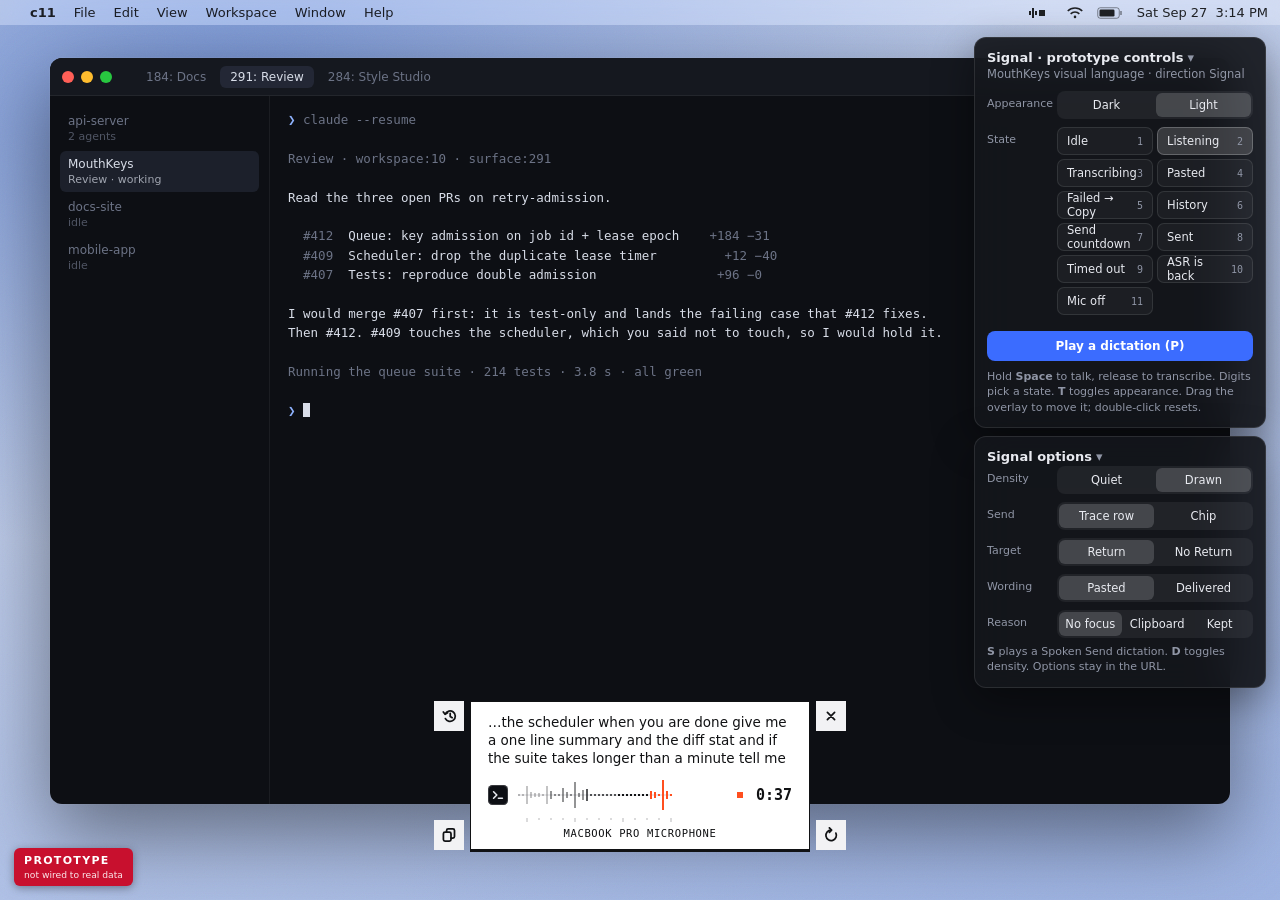
<file: design/visual-language/prototypes/signal/index.html>
<!doctype html>
<html lang="en">
<head>
<meta charset="utf-8">
<meta name="viewport" content="width=device-width, initial-scale=1">
<title>MouthKeys · Signal</title>
<link rel="stylesheet" href="../shared/stage.css">
<style>
/* =====================================================================================
   SIGNAL v4: the overlay as an engineering drawing that stays quiet until you reach for it.
   Zero gradients, zero blur, zero glow, zero radius. Square solid surfaces, 1 px rules, SF Mono for
   every number and label, one accent (international orange). Schematic selection brackets draw
   OUTSIDE the box's corners, only under the pointer.

   Native mapping (SwiftUI / AppKit on macOS 15 and 26):
   - Surfaces: Rectangle().fill(surface) + .strokeBorder(edge, lineWidth: 1). No corner radius anywhere.
     Borderless non-activating NSPanel, hasShadow = false.
   - Drop rule: .shadow(color:, radius: 0, x: 0, y: 2) (a flat, unblurred offset), or a second
     shape offset y +2 behind the surface.
   - Selection brackets (.tk): one Path in the surface's .overlay, drawn OUTSIDE the frame
     (.padding(-(gap + 0.75)) so the stroke's inner edge sits `gap` pt clear of the box): four L
     sub-paths (move(to: corner + len along y), addLine(to: corner), addLine(to: corner + len along x)),
     stroked 1.5 pt, lineCap .butt, lineJoin .miter. .allowsHitTesting(false), no layout effect.
     Shown on .onHover with .opacity(hovering ? 1 : 0).animation(.linear(duration: 0.06)).
   - Voice trace and graticule: one Canvas in a TimelineView(.animation); fill(Path(rect)) per
     bar and per graticule tick, integer-snapped.
   - Type: .system(size:weight:) for prose; .system(size:weight:design: .monospaced) for every
     number and label, .textCase(.uppercase) + .tracking(0.6).
   ===================================================================================== */

:root {
  --sg-font: -apple-system, "SF Pro Text", "SF Pro Display", system-ui, "Helvetica Neue", sans-serif;
  /* SF Mono. Safari resolves ui-monospace to SF Mono; Chrome cannot see the hidden system copy and
     falls back to Menlo, which has the same 0.6 em advance. Native: .monospaced design. */
  --sg-mono: "SF Mono", ui-monospace, Menlo, monospace;
  --sg-accent: #FF4F1F;          /* international orange: the only colour in the system */
  --sg-on-accent: #111214;

  /* diagram grammar: schematic selection brackets, outside the box */
  --tk-len: 10px;                /* bracket arm length, measured from the outer vertex */
  --tk-w: 1.5px;                 /* bracket stroke */
  --tk-gap: 3px;                 /* clear space between the box edge and the bracket's inner edge */

  /* dark (default) */
  --sg-surface: #111214;
  --sg-edge: #2C2E33;
  --sg-chip: #1A1B1F;
  --sg-chip-edge: #2C2E33;
  --sg-drop: 0 2px 0 rgba(0, 0, 0, 0.35);
  --sg-ink: #FFFFFF;             /* trace ink */
  --sg-text: rgba(255, 255, 255, 0.92);
  --sg-text-2: rgba(255, 255, 255, 0.58);
  --sg-text-dim: rgba(255, 255, 255, 0.46);
  --sg-glyph: rgba(255, 255, 255, 0.85);
  --sg-glyph-off: rgba(255, 255, 255, 0.28);
  --sg-rule: #2C2E33;
  --sg-midline: #2C2E33;
  --sg-bracket: rgba(255, 255, 255, 0.78);  /* selection brackets (pill, card, chips) */
  --sg-grat: rgba(255, 255, 255, 0.20);     /* graticule and leader */
  --sg-inv-bg: #FFFFFF;
  --sg-inv-fg: #111214;
  --sg-inv-fg-2: rgba(17, 18, 20, 0.62);
  --sg-menu: #1A1B1F;
}
:root[data-appearance="light"] {
  --sg-surface: #FFFFFF;
  --sg-edge: #111214;
  --sg-chip: #F2F2F4;
  --sg-chip-edge: #111214;
  --sg-drop: 0 2px 0 #111214;
  --sg-ink: #111214;
  --sg-text: #111214;
  --sg-text-2: #111214;          /* print: secondary text is still true ink; size, case and weight carry it */
  --sg-text-dim: rgba(17, 18, 20, 0.50);
  --sg-glyph: #111214;
  --sg-glyph-off: rgba(17, 18, 20, 0.28);
  --sg-rule: #111214;
  --sg-midline: #D3D4D8;
  --sg-bracket: #111214;
  --sg-grat: rgba(17, 18, 20, 0.30);
  --sg-inv-bg: #111214;
  --sg-inv-fg: #FFFFFF;
  --sg-inv-fg-2: rgba(255, 255, 255, 0.66);
  --sg-menu: #FFFFFF;
}

/* ---------- the tick primitive: an 8-tick corner bracket (four L corners, nothing along the edges) ---------- */
/* Outside the box: no layout, no hit-testing. A surface with a drop rule measures its bottom gap from the rule's
   bottom edge (--tk-drop), so the bracket never doubles the printed rule. Each bracket is drawn twice: a 1 pt
   knockout halo in the surface colour (.tk-halo), then the ink stroke, so it reads over any backdrop (a black
   terminal behind a light-mode overlay, a white page behind a dark one). Native: stroke the same Path twice. */
.tk {
  --tk-o: calc(var(--tk-gap) + var(--tk-w) + var(--tk-hx, 0px));
  position: absolute; inset: calc(-1 * var(--tk-o)); bottom: calc(-1 * (var(--tk-o) + var(--tk-drop, 0px)));
  pointer-events: none; z-index: 2; opacity: 0; transition: opacity 60ms linear; color: var(--sg-bracket);
}
.tk.tk-halo { --tk-hx: 1px; --tk-l: calc(var(--tk-len) + 2px); --tk-s: calc(var(--tk-w) + 2px); color: var(--sg-surface); z-index: 1; }
.tk i { position: absolute; width: var(--tk-l, var(--tk-len)); height: var(--tk-l, var(--tk-len)); box-sizing: border-box; border: 0 solid currentColor; }
.tk i:nth-child(1) { top: 0; left: 0; border-top-width: var(--tk-s, var(--tk-w)); border-left-width: var(--tk-s, var(--tk-w)); }
.tk i:nth-child(2) { top: 0; right: 0; border-top-width: var(--tk-s, var(--tk-w)); border-right-width: var(--tk-s, var(--tk-w)); }
.tk i:nth-child(3) { bottom: 0; left: 0; border-bottom-width: var(--tk-s, var(--tk-w)); border-left-width: var(--tk-s, var(--tk-w)); }
.tk i:nth-child(4) { bottom: 0; right: 0; border-bottom-width: var(--tk-s, var(--tk-w)); border-right-width: var(--tk-s, var(--tk-w)); }

/* ---------- overlay root: [rail] [pill] [rail], bottom-aligned ---------- */
.sg {
  --pill-w: 340px;
  --pill-h: 149px;               /* 12 + 54 preview + 6 + 50 trace row (44 trace + 6 ruler) + 4 + 13 mic + 10 */
  position: relative;
  display: flex; align-items: flex-end; gap: 6px;
  margin-bottom: 50px;
  font-family: var(--sg-font);
  -webkit-font-smoothing: antialiased;
  font-variant-numeric: tabular-nums;
  user-select: none; -webkit-user-select: none;
  cursor: default;
}
.sg.is-hidden { opacity: 0; transition: opacity 120ms linear; pointer-events: none; }
.sg.is-gone { visibility: hidden; }

.sg-rail {
  position: relative; width: 30px; height: var(--pill-h);
  display: flex; flex-direction: column; justify-content: space-between;
}

/* ---------- chips: one style. At rest a solid square (the fill keeps glyphs legible over a busy terminal),
   no edge, no bracket. Hover draws a selection bracket OUTSIDE the chip (2 pt gap, 6 pt arms) in ink.
   Press and latch invert. ---------- */
.sg-chip {
  position: relative;
  width: 30px; height: 30px; padding: 0; margin: 0; border: 0; border-radius: 0; overflow: visible;
  background: var(--sg-chip); color: var(--sg-glyph); box-shadow: none;
  display: grid; place-items: center; cursor: default; outline: none;
  transition: background-color 60ms linear, color 60ms linear, box-shadow 60ms linear;
}
.sg-chip svg { display: block; width: 16px; height: 16px; }
.sg-chip .g-check { display: none; }
.sg-chip .tk { --tk-gap: 2px; --tk-len: 6px; }            /* chips carry no drop rule */
.sg-chip:hover:not(:disabled) .tk, .sg-chip.is-hover .tk { opacity: 1; }
/* Inverted (pressed, or latched while its card is open). A 1 px keyline in the surface colour keeps the key's
   shape on any backdrop: a black key over a black terminal would otherwise vanish. Native: an outer strokeBorder. */
.sg-chip.is-latched, .sg-chip.is-pressed {
  background: var(--sg-inv-bg); color: var(--sg-inv-fg); box-shadow: 0 0 0 1px var(--sg-surface);
}
.sg-chip.is-copied { background: var(--sg-accent); color: var(--sg-on-accent); box-shadow: none; }
.sg-chip.is-copied .g-main { display: none; }
.sg-chip.is-copied .g-check { display: block; }
.sg-chip:disabled { color: var(--sg-glyph-off); }
.sg-chip:focus-visible { box-shadow: inset 0 0 0 2px var(--sg-accent); }

/* ---------- pill ---------- */
.sg-pill {
  position: relative; width: var(--pill-w); box-sizing: border-box;
  padding: 12px 18px 10px;
  background: var(--sg-surface); border-radius: 0;
  box-shadow: inset 0 0 0 1px var(--sg-edge), var(--sg-drop);   /* 1 px edge + flat 2 pt drop rule, unblurred */
  overflow: visible;                                              /* the brackets live outside the frame */
  display: flex; flex-direction: column;
}
.sg-pill { --tk-drop: 2px; }
/* Brackets are a hover affordance that marks what is under the pointer: the pill's draw while the pointer is
   over the pill or the rails' empty gutter; over a chip or the history card, that element's own brackets draw
   instead (the 6 pt gutter cannot hold two brackets side by side). Never at rest, never orange. */
.sg:hover:not(:has(.sg-chip:not(:disabled):hover, .sg-hist:hover, .sg-textbtn:hover)) .sg-pill > .tk, .sg.is-hover .sg-pill > .tk { opacity: 1; }

.sg-top { position: relative; height: 54px; }           /* reserved: the 3-line preview, all non-failed states */
.sg-gap { height: 6px; flex: none; }                     /* + the trace's own 2 pt top margin = 8 */

/* trace row: [target-app icon 20] [trace] [placard, 7ch reserved] [■ 6] [timer, 5ch reserved], centred on the
   trace midline. The trace width is computed from the measured placard and timer so the right group ends on the
   text column's right edge; under ?send=chip there is no placard and the trace takes the room back. */
.sg-trace-row { height: 50px; flex: none; display: flex; align-items: flex-start; }
.sg-app { width: 20px; height: 20px; flex: none; margin-top: 12px; }
.sg-app svg { display: block; }
.sg-trace { display: block; flex: none; height: 50px; margin-left: 10px; }  /* 44 trace + 6 age ruler below; width from the bar count */
/* Spoken Send placard: empty at rest, width reserved for "NO SEND". */
.sg-placard {
  flex: none; margin-left: auto; margin-top: 15px; height: 14px; width: calc(7 * (1ch + 0.06em)); overflow: hidden;
  font: 600 10.5px/14px var(--sg-mono); letter-spacing: 0.06em; text-transform: uppercase; text-align: right; white-space: nowrap;
  color: var(--sg-text);
}
.sg[data-send="armed"] .sg-placard, .sg[data-send="countdown"] .sg-placard { color: var(--sg-accent); }
.sg[data-send="noreturn"] .sg-placard { color: var(--sg-text-dim); }
.sg[data-sendui="chip"] .sg-placard { display: none; }
.sg-readout {
  flex: none; margin-top: 13px; height: 18px; margin-left: 6px;
  display: flex; align-items: center; gap: 4px;
  font: 600 15px/18px var(--sg-mono); color: var(--sg-text);
}
.sg[data-sendui="chip"] .sg-readout { margin-left: auto; }
.sg-time { display: inline-block; width: 5ch; text-align: right; }   /* reserved for "99:59": never shifts */
.sg-dot { width: 6px; height: 6px; flex: none; box-sizing: border-box; }
.sg[data-family="live"] .sg-dot { background: var(--sg-accent); }                                   /* mic open */
.sg[data-state="transcribing"] .sg-dot, .sg[data-state="countdown"] .sg-dot,
.sg[data-state="micoff"] .sg-dot { box-shadow: inset 0 0 0 1.5px var(--sg-accent); }                /* mic closed or unavailable */
.sg[data-state="countdown"] .sg-time { color: var(--sg-accent); }                                    /* the send countdown, 1.5 → 0.0 */
.sg[data-state="countdown"][data-send="canceled"] .sg-time { color: var(--sg-text); }
.sg[data-state="micoff"] .sg-time { color: var(--sg-text-dim); }

/* mic row: bottom centre, the same in every visible state */
.sg-mic {
  flex: none; margin-top: 4px; height: 13px; text-align: center;
  font: 500 10.5px/13px var(--sg-mono); letter-spacing: 0.06em; text-transform: uppercase;
  color: var(--sg-text-2); white-space: nowrap; overflow: hidden; text-overflow: ellipsis;
}

.sg-preview { height: 54px; overflow: hidden; }
.sg-preview p { margin: 0; font: 500 13.5px/18px var(--sg-font); color: var(--sg-text); overflow-wrap: break-word; }
.sg[data-state="transcribing"] .sg-preview p { color: var(--sg-text-dim); }
.sg[data-state="micoff"] .sg-mic { color: var(--sg-text); }

/* delivered: swaps the preview for one statement of equal height */
.sg-rec { position: relative; height: 54px; }
.sg-done { position: absolute; inset: 0; display: none; align-items: center; gap: 14px; }
.sg-stamp { width: 30px; height: 30px; flex: none; border-radius: 0; background: var(--sg-accent); color: var(--sg-on-accent); display: grid; place-items: center; }
.sg-done-text { display: flex; flex-direction: column; gap: 3px; }
.sg-done-text b { font: 600 16px/20px var(--sg-font); color: var(--sg-text); }
.sg-done-text span { font: 500 10.5px/14px var(--sg-mono); letter-spacing: 0.06em; text-transform: uppercase; color: var(--sg-text-2); }
.sg[data-family="outcome"] .sg-rec { visibility: hidden; }          /* delivered (pasted) and sent */
.sg[data-family="outcome"] .sg-done { display: flex; }

/* Notice row (asrback): a lighter swap inside the reserved 54 pt preview slot, like Pasted. No growth, no top rule.
   Line 1 headline, line 2 reason, line 3 inline text actions: Reprocess (accent, glyph, no fill; hover draws its
   outside bracket like a chip, press inverts) · Dismiss. */
.sg-notice { position: absolute; inset: 0; display: none; }
.sg[data-family="notice"] .sg-rec { visibility: hidden; }
.sg[data-family="notice"] .sg-notice { display: block; }
.sg-notice b { display: block; font: 600 13.5px/18px var(--sg-font); color: var(--sg-text); }
.sg-notice span.r { display: block; font: 400 13px/18px var(--sg-font); color: var(--sg-text-2); }
.sg-notice .acts { height: 18px; display: flex; align-items: center; gap: 6px; font: 400 13px/18px var(--sg-font); color: var(--sg-text-2); }
.sg-textbtn {
  position: relative; height: 18px; margin: 0 -4px; padding: 0 4px; border: 0; border-radius: 0; background: none; overflow: visible;
  display: inline-flex; align-items: center; gap: 5px; cursor: default; outline: none;
  font: 500 13px/18px var(--sg-font); color: var(--sg-text-2);
  transition: background-color 60ms linear, color 60ms linear;
}
.sg-textbtn.accent { font-weight: 600; color: var(--sg-accent); }
.sg-textbtn svg { display: block; width: 12px; height: 12px; flex: none; }
.sg-textbtn .tk { --tk-gap: 2px; --tk-len: 6px; }
.sg-textbtn:hover .tk { opacity: 1; }
.sg-textbtn.is-pressed { background: var(--sg-inv-bg); color: var(--sg-inv-fg); }

/* Recovery card family (failed, timedout, micoff): one anatomy. The pill grows upward; the trace row,
   the mic row, the rails and the chips stay put. Headline, reason line, [transcript, failed only], action row. */
.sg-card { display: none; }
.sg-fail-rule { position: absolute; top: 0; left: 0; right: 0; height: 2px; background: var(--sg-accent); display: none; }
.sg[data-family="card"] .sg-top { height: auto; }
.sg[data-family="card"] .sg-rec { display: none; }
.sg[data-family="card"] .sg-card { display: block; }
.sg[data-family="card"] .sg-fail-rule { display: block; }
.sg-card h3 { margin: 0; font: 600 13.5px/18px var(--sg-font); color: var(--sg-text); }
.sg-reason {
  margin: 4px 0 0; min-height: 17px; font: 400 13px/17px var(--sg-font); color: var(--sg-text-2);
  display: -webkit-box; -webkit-box-orient: vertical; -webkit-line-clamp: 2; overflow: hidden;
}
.sg-card-text {
  margin: 6px 0 0; height: 51px; font: 400 13px/17px var(--sg-font); color: var(--sg-text);
  display: -webkit-box; -webkit-box-orient: vertical; -webkit-line-clamp: 3; overflow: hidden;
}
.sg-card-text[hidden] { display: none; }
.sg-actions { margin-top: 12px; height: 28px; display: flex; align-items: center; gap: 16px; }
.sg-primary {
  min-width: 88px; height: 28px; padding: 0 12px; border: 0; border-radius: 0; box-sizing: border-box;
  background: var(--sg-accent); color: var(--sg-on-accent);
  font: 600 13px/28px var(--sg-font); cursor: default; outline: none; white-space: nowrap;
  display: grid; place-items: center;
  transition: background-color 60ms linear, color 60ms linear;
}
.sg-primary > span { grid-area: 1 / 1; display: inline-flex; align-items: center; gap: 6px; }
.sg-primary svg { display: block; width: 13px; height: 13px; flex: none; }
.sg-primary .b { visibility: hidden; }
.sg-primary.is-copied .a { visibility: hidden; }
.sg-primary.is-copied .b { visibility: visible; }
.sg-primary.is-pressed { background: var(--sg-inv-bg); color: var(--sg-inv-fg); }
.sg-dismiss {
  height: 28px; padding: 0; border: 0; background: none; color: var(--sg-text);
  font: 500 13px/28px var(--sg-font); cursor: default; outline: none;
  text-decoration: underline; text-decoration-color: transparent; text-underline-offset: 3px; text-decoration-thickness: 1px;
}
.sg-dismiss:hover { text-decoration-color: currentColor; }
.sg-dismiss.is-pressed { color: var(--sg-accent); }
.sg-fail-meta { margin-left: auto; font: 500 10.5px/28px var(--sg-mono); letter-spacing: 0.06em; text-transform: uppercase; color: var(--sg-text-2); }

/* ---------- history card: an engineering table ---------- */
.sg-hist {
  position: absolute; left: 0; bottom: calc(100% + 6px); z-index: 5;
  width: 480px; max-height: 480px; box-sizing: border-box;
  background: var(--sg-surface); border-radius: 0;
  border: 1px solid var(--sg-edge);                    /* a real border: an inverted row never paints over it */
  box-shadow: var(--sg-drop);
  overflow: visible; display: none; flex-direction: column;   /* the list scrolls; the brackets sit outside */
}
.sg-hist { --tk-drop: 2px; }
.sg-hist > .tk { --tk-gap: 4px; }   /* absolute children start at the padding edge: 1 pt border + 3 pt clear */
.sg-hist:hover > .tk { opacity: 1; }
.sg-hist.is-open { display: flex; }
/* A recovery card grows the pill above the rail by --grow (measured per state); a history card opened then clears it. */
.sg-hist { bottom: calc(100% + 6px + var(--grow, 0px)); }
.sg-hist header, .sg-hist footer {
  flex: none; padding: 0 19px; display: flex; align-items: center; justify-content: space-between;
  font: 500 10px/1 var(--sg-mono); letter-spacing: 0.06em; text-transform: uppercase; color: var(--sg-text-2);
}
.sg-hist header { height: 36px; box-shadow: inset 0 -1px 0 var(--sg-rule); }
.sg-hist header b { font-weight: 600; color: var(--sg-text); }
/* Title block: a ruled strip on the card's bottom edge, two cells. */
.sg-hist footer { height: 28px; padding: 0; box-shadow: inset 0 1px 0 var(--sg-rule); }
.sg-hist footer span { padding: 0 19px; height: 100%; display: flex; align-items: center; }
.sg-hist footer span + span { box-shadow: inset 1px 0 0 var(--sg-rule); color: var(--sg-text); font-weight: 600; }
.sg-hist ol { list-style: none; margin: 0; padding: 0; overflow-y: auto; scrollbar-width: none; flex: 1 1 auto; min-height: 0; }
.sg-hist ol::-webkit-scrollbar { display: none; }
.sg-hday {
  height: 28px; padding: 0 19px; display: flex; align-items: center;
  font: 500 10px/1 var(--sg-mono); letter-spacing: 0.06em; text-transform: uppercase; color: var(--sg-text-2);
  border-top: 1px solid var(--sg-rule);
}
.sg-hday:first-child { border-top: 0; }
.sg-hrow {
  --c1: var(--sg-text); --c2: var(--sg-text-2);
  display: grid; grid-template-columns: 68px 1fr; padding: 11px 19px 12px;
  border-top: 1px solid var(--sg-rule); cursor: default;
}
.sg-hrow:hover, .sg-hrow.is-hover { background: var(--sg-inv-bg); --c1: var(--sg-inv-fg); --c2: var(--sg-inv-fg-2); }
.sg-hidx { display: flex; flex-direction: column; gap: 3px; font: 600 11.5px/17px var(--sg-mono); color: var(--c2); }
.sg-hidx span { font: 500 10px/14px var(--sg-mono); letter-spacing: 0.04em; }
.sg-hbody p {
  margin: 0; font: 400 13px/18px var(--sg-font); color: var(--c1);
  display: -webkit-box; -webkit-box-orient: vertical; -webkit-line-clamp: 4; overflow: hidden;
}
.sg-hmeta { margin-top: 6px; display: flex; align-items: center; font: 500 10.5px/15px var(--sg-mono); letter-spacing: 0.06em; text-transform: uppercase; color: var(--c2); }
.sg-flag { display: inline-flex; align-items: center; gap: 6px; margin-left: 12px; font-weight: 600; color: var(--c1); }
.sg-flag i { width: 6px; height: 6px; background: var(--sg-accent); }

/* ---------- Spoken Send, alternative (?send=chip): a fifth chip in the trailing rail's reserved middle slot ---------- */
.sg-chip[data-chip="send"] { position: absolute; left: 0; top: 60px; visibility: hidden; }
.sg[data-sendui="chip"]:not([data-send="none"]) .sg-chip[data-chip="send"] { visibility: visible; }
.sg-chip[data-chip="send"] .g-main { color: var(--sg-accent); }
.sg[data-send="canceled"] .sg-chip[data-chip="send"] .g-main { color: var(--sg-glyph); }
.sg[data-send="noreturn"] .sg-chip[data-chip="send"] .g-main { color: var(--sg-glyph-off); }
.sg-chip .sg-ring { position: absolute; left: 0; top: 0; width: 30px; height: 30px; pointer-events: none; overflow: visible; }
.sg-ring path { fill: none; stroke: var(--sg-accent); stroke-width: 1.5; stroke-linecap: butt; stroke-linejoin: miter; }
.sg[data-send="canceled"] .sg-ring path { stroke: var(--sg-bracket); }
.sg[data-send="noreturn"] .sg-ring { display: none; }

/* ---------- menu bar item + menu ---------- */
#lv-menubar-slot .lv-status { justify-content: center; color: inherit; }
#lv-menubar-slot .lv-status svg { display: block; }
#lv-menubar-slot .lv-status .mb-bracket { opacity: 0; transition: opacity 60ms linear; }
#lv-menubar-slot .lv-status:hover .mb-bracket, #lv-menubar-slot .lv-status.open .mb-bracket { opacity: 1; }
.sg-menu {
  position: fixed; z-index: 120; min-width: 262px; box-sizing: border-box; padding: 5px;
  background: var(--sg-menu); color: var(--sg-text); border-radius: 0;
  box-shadow: inset 0 0 0 1px var(--sg-edge), var(--sg-drop);
  font: 400 13px/1 var(--sg-font); display: none;
}
.sg-menu.is-open { display: block; }
.sg-mh {
  height: 24px; padding: 0 9px; display: flex; align-items: center; justify-content: space-between;
  font: 500 10px/1 var(--sg-mono); letter-spacing: 0.06em; text-transform: uppercase; color: var(--sg-text-2);
}
.sg-mh b { font-weight: 600; color: var(--sg-text); display: inline-flex; align-items: center; gap: 6px; }
.sg-mh b i { width: 6px; height: 6px; background: var(--sg-accent); display: none; }
.sg-mh b.on i { display: block; }
.sg-mi {
  height: 22px; padding: 0 9px; border-radius: 0; display: flex; align-items: center; gap: 8px;
  color: var(--sg-text); white-space: nowrap;
}
.sg-mi > span { flex: 1; }
.sg-mi kbd, .sg-mi em { font: 400 13px/1 var(--sg-font); font-style: normal; color: var(--sg-text-2); }
.sg-mi svg { flex: none; color: var(--sg-text-2); }
.sg-mi:hover { background: var(--sg-inv-bg); color: var(--sg-inv-fg); }
.sg-mi:hover kbd, .sg-mi:hover em, .sg-mi:hover svg { color: var(--sg-inv-fg-2); }
.sg-msep { height: 1px; margin: 5px 9px; background: var(--sg-rule); }
:root[data-appearance="light"] .sg-msep { background: rgba(17, 18, 20, 0.16); }

/* ---------- prototype-only: "Signal options" strip under the stage's controls (uses the stage's own classes) ---------- */
.proto-controls.sg-options { top: 0; }
.sg-options .row:last-of-type { margin-bottom: 0; }
.sg-options .hint { margin-top: 6px; }

@media (prefers-reduced-motion: reduce) {
  .sg.is-hidden { transition: none; }
}
</style>
</head>
<body>
<script src="../shared/mock-data.js"></script>
<script src="../shared/stage.js"></script>
<script>
(function () {
  "use strict";
  const M = window.LV_MOCK;
  const H0 = M.history[0];
  const MIC = M.mics[0].name;
  const TARGET = H0.target;                       // "c11"
  const params = new URLSearchParams(location.search);
  const HOLD = params.get("hold") === "1";        // keep "delivered" on screen (screenshots)
  const REDUCED = matchMedia("(prefers-reduced-motion: reduce)").matches;
  const HISTORY_TOTAL = 247;                      // entries in the store; the card lists the newest 12

  // Prototype options, persisted in the URL. Defaults are the recommendation; each alternative costs one click.
  //   density = quiet | drawn        the age ruler under the trace
  //   send    = row | chip           Spoken Send in the trace row (placard + drain bar) or as a fifth chip
  //   wording = pasted | delivered   "Pasted into c11" (truthful: the paste is posted, not verified) or "Delivered to"
  //   reason  = nofocus | clipboard | clipboardkept     the failed card's reason line (TextDelivery)
  //   target  = return | noreturn    a terminal that never gets a Return: the placard reads NO SEND, dim
  const pick = (k, vals, d) => (vals.includes(params.get(k)) ? params.get(k) : d);
  const OPT = {
    density: pick("density", ["quiet", "drawn"], "drawn"),
    send: pick("send", ["row", "chip"], "row"),
    wording: pick("wording", ["pasted", "delivered"], "pasted"),
    reason: pick("reason", ["nofocus", "clipboard", "clipboardkept"], "nofocus"),
    target: params.get("noreturn") === "1" ? "noreturn" : pick("target", ["return", "noreturn"], "return"),
  };
  const ARMED = params.get("armed") === "1";                    // inspection: the send phrase was heard
  const T_FIXED = params.has("t") ? Math.max(0, Math.min(1.5, parseFloat(params.get("t")) || 0)) : null;   // countdown remaining, held
  const CANCELED = params.get("canceled") === "1";              // inspection: the countdown was canceled at t

  // ---------------------------------------------------------------- timing tokens
  const T_BAR = 60;          // bar morph, linear
  const T_SAMPLE = 1000 / 12;// 12 samples/s (the real tap delivers ~11.7/s), so 12 bars = 1 s on the graticule
  const T_SWEEP = 1050;      // transcribing sweep period, linear
  const T_DELIVERED = 1200;  // delivered confirmation, then dismiss
  const T_PRESS = 60;        // minimum visible press
  const T_COPIED = 900;      // copy feedback
  const PREROLL_S = 37;      // the state picker opens mid-dictation so the steady state is visible
  const T_SEND = 1500;       // Spoken Send quiet countdown after you stop, linear, stepped on the 4 pt pitch
  const T_CANCELED = 700;    // canceled send: hold NO SEND, then the text lands without the phrase

  // Live streaming preview: LV_MOCK.livePreview[0], continued as the same raw ASR draft of history[0].
  const STREAM = (M.livePreview[0] + " worker sees the same job id land twice inside the lease window we are admitting both and the second one clobbers the first ones checkpoint so i think the fix is to key the admission set on job id plus lease epoch instead of just job id write a failing test first that reproduces the double admission then fix it then run the whole queue suite and do not touch the scheduler when you are done give me a one line summary and the diff stat and if the suite takes longer than a minute tell me which tests are slow so we can look at them after this lands and then close the worktree").split(" ");
  const WPS = H0.words / H0.seconds;              // 118 words over 41 s

  // ---------------------------------------------------------------- glyphs (SF Symbol stand-ins, 1.75 stroke)
  const G = {
    // SF Symbol: clock.arrow.circlepath
    history: '<svg viewBox="0 0 16 16" fill="none" stroke="currentColor" stroke-width="1.75" stroke-linecap="round" stroke-linejoin="round"><path d="M4.4 10.6 A5.25 5.25 0 1 0 4.3 5.9"/><path d="M2.3 3.9 L4.1 6.3 L6.6 4.8"/><path d="M9.2 5.3 V8.4 L11.2 9.7"/></svg>',
    // SF Symbol: doc.on.doc
    copy: '<svg viewBox="0 0 16 16" fill="none" stroke="currentColor" stroke-width="1.75" stroke-linecap="round" stroke-linejoin="round"><rect x="2.4" y="5.1" width="7.6" height="9.1" rx="1.6"/><path d="M5.6 5.1 V3.4 A1.6 1.6 0 0 1 7.2 1.8 H11.9 A1.6 1.6 0 0 1 13.5 3.4 V9.5 A1.6 1.6 0 0 1 11.9 11.1 H10"/></svg>',
    // SF Symbol: xmark
    cancel: '<svg viewBox="0 0 16 16" fill="none" stroke="currentColor" stroke-width="1.75" stroke-linecap="round"><path d="M4.4 4.4 L11.6 11.6 M11.6 4.4 L4.4 11.6"/></svg>',
    // SF Symbol: arrow.clockwise
    reprocess: '<svg viewBox="0 0 16 16" fill="none" stroke="currentColor" stroke-width="1.75" stroke-linecap="round" stroke-linejoin="round"><path d="M12.9 6.1 A5.25 5.25 0 1 1 8 3.1"/><path d="M6.4 0.9 L8.6 3.1 L6.4 5.3"/></svg>',
    // SF Symbol: checkmark
    check: '<svg viewBox="0 0 16 16" fill="none" stroke="currentColor" stroke-width="2" stroke-linecap="round" stroke-linejoin="round"><path d="M3.6 8.4 L6.6 11.3 L12.4 4.7"/></svg>',
    // SF Symbol: gearshape
    gear: (() => { let d = ""; const n = 8, ro = 6.6, ri = 5.0, cx = 8, cy = 8;
      for (let i = 0; i < n * 4; i++) { const a = (i / (n * 4)) * Math.PI * 2 - Math.PI / 2 + Math.PI / (n * 4); const r = (i % 4 < 2) ? ro : ri;
        d += (i ? "L" : "M") + (cx + r * Math.cos(a)).toFixed(2) + " " + (cy + r * Math.sin(a)).toFixed(2); }
      return `<svg viewBox="0 0 16 16" fill="none" stroke="currentColor" stroke-width="1.5" stroke-linejoin="round"><path d="${d}Z"/><circle cx="8" cy="8" r="2.1"/></svg>`; })(),
    // SF Symbol: paperplane.fill (armed) / paperplane (hollow: no key will follow)
    plane: '<svg viewBox="0 0 16 16" fill="currentColor"><path d="M14.7 1.3 L1.3 7.3 L6.2 9.2 Z"/><path d="M14.7 1.3 L7.1 10.0 L9.1 14.7 Z"/></svg>',
    planeHollow: '<svg viewBox="0 0 16 16" fill="none" stroke="currentColor" stroke-width="1.4" stroke-linejoin="round"><path d="M14.6 1.4 L1.6 7.3 L6.3 9.2 Z"/><path d="M14.6 1.4 L7.1 10.1 L9.0 14.5 Z"/></svg>',
    // SF Symbol: chevron.right (menu submenu arrow)
    chev: '<svg width="8" height="10" viewBox="0 0 8 10" fill="none" stroke="currentColor" stroke-width="1.5" stroke-linecap="round" stroke-linejoin="round"><path d="M2.5 1.5 L6 5 L2.5 8.5"/></svg>',
  };
  const TK = '<span class="tk tk-halo" aria-hidden="true"><i></i><i></i><i></i><i></i></span><span class="tk" aria-hidden="true"><i></i><i></i><i></i><i></i></span>';
  // Target app icon stand-in (the native build draws the real NSImage of the target app).
  const APP_C11 = '<svg width="20" height="20" viewBox="0 0 20 20"><rect width="20" height="20" rx="4.5" fill="#0D0F14"/><rect x="0.5" y="0.5" width="19" height="19" rx="4" fill="none" stroke="rgba(255,255,255,0.18)"/><path d="M5.6 6.8 L8.8 10 L5.6 13.2" fill="none" stroke="#E8EAF0" stroke-width="1.6" stroke-linecap="round" stroke-linejoin="round"/><path d="M10.4 13.2 H14.4" stroke="#E8EAF0" stroke-width="1.6" stroke-linecap="round"/></svg>';

  const esc = (s) => String(s).replace(/[&<>"]/g, (c) => ({ "&": "&amp;", "<": "&lt;", ">": "&gt;", '"': "&quot;" }[c]));
  const pad2 = (n) => String(n).padStart(2, "0");
  const clamp01 = (v) => Math.max(0, Math.min(1, v));
  const fmt = (s) => LV.fmtDuration(Math.max(0, Math.floor(s)));

  // ---------------------------------------------------------------- build the overlay
  function chip(id, title, glyph) {
    return `<button class="sg-chip" data-chip="${id}" title="${title}" aria-label="${title}">${TK}<span class="g-main">${glyph}</span><span class="g-check">${G.check}</span></button>`;
  }
  function historyRows() {
    let html = "", lastDay = null;
    M.history.slice(0, 12).forEach((h, i) => {
      const day = LV.fmtDay(h.when);
      if (day !== lastDay) {
        const d = new Date(h.when);
        const date = d.toLocaleDateString("en-US", { month: "short", day: "numeric" });
        html += `<li class="sg-hday" aria-hidden="true">${day} · ${date}</li>`;
        lastDay = day;
      }
      const flag = h.delivered ? "" : `<span class="sg-flag"><i></i><span class="sg-flag-t">${OPT.wording === "delivered" ? "Not delivered" : "Not pasted"}</span></span>`;
      html += `<li class="sg-hrow" data-i="${i}" role="button" title="Insert this dictation into the focused app">
        <div class="sg-hidx"><b>${pad2(i + 1)}</b><span>${LV.fmtTime(h.when)}</span></div>
        <div class="sg-hbody"><p>${esc(h.text)}</p><div class="sg-hmeta">${LV.fmtDuration(h.seconds)} · ${h.words} words · ${esc(h.target)}${flag}</div></div>
      </li>`;
    });
    return html;
  }

  const host = () => LVStage.host();
  const root = document.createElement("div");
  root.className = "sg is-hidden is-gone";
  root.dataset.density = OPT.density;
  root.dataset.sendui = OPT.send;
  root.dataset.send = "none";
  root.innerHTML = `
    <div class="sg-rail sg-lead">
      ${chip("history", "Recent Dictations", G.history)}
      ${chip("copy", "Copy Last Transcription", G.copy)}
      <div class="sg-hist" data-nodrag role="dialog" aria-label="Recent dictations">
        ${TK}
        <header><b>Recent dictations</b><span>Click to insert</span></header>
        <ol>${historyRows()}</ol>
        <footer><span>History · ${Math.min(12, M.history.length)} of ${HISTORY_TOTAL} · Newest first</span><span>MouthKeys</span></footer>
      </div>
    </div>
    <div class="sg-pill">
      <i class="sg-fail-rule"></i>
      ${TK}
      <div class="sg-top">
        <div class="sg-rec">
          <div class="sg-preview"><p></p></div>
        </div>
        <div class="sg-done" aria-live="polite">
          <span class="sg-stamp">${G.check.replace('viewBox', 'width="18" height="18" viewBox').replace('stroke-width="2"', 'stroke-width="2.25"')}</span>
          <span class="sg-done-text"><b class="sg-done-head"></b><span class="sg-done-meta"></span></span>
        </div>
        <div class="sg-notice" role="status">
          <b>Speech recognition is back</b>
          <span class="r">A kept dictation is waiting</span>
          <span class="acts"><button class="sg-textbtn accent" data-act="reprocess" title="Transcribe the kept audio">${TK}${G.reprocess}Reprocess</button><span aria-hidden="true">·</span><button class="sg-textbtn" data-act="dismiss">${TK}Dismiss</button></span>
        </div>
        <div class="sg-card" role="alert">
          <h3 class="sg-card-head"></h3>
          <p class="sg-reason"></p>
          <p class="sg-card-text">${esc(H0.text)}</p>
          <div class="sg-actions">
            <button class="sg-primary"><span class="a"></span><span class="b"></span></button>
            <button class="sg-dismiss">Dismiss</button>
            <span class="sg-fail-meta"></span>
          </div>
        </div>
      </div>
      <div class="sg-gap"></div>
      <div class="sg-trace-row">
        <span class="sg-app" title="Dictation target app">${APP_C11}</span>
        <canvas class="sg-trace"></canvas>
        <span class="sg-placard" title="Spoken Send" aria-live="polite"></span>
        <span class="sg-readout"><i class="sg-dot"></i><span class="sg-time">0:00</span></span>
      </div>
      <div class="sg-mic" title="Microphone">${esc(MIC)}</div>
    </div>
    <div class="sg-rail sg-trail">
      ${chip("cancel", "Cancel Dictation (Esc)", G.cancel)}
      ${chip("send", "Spoken Send: click to cancel the Return", G.plane)}
      ${chip("reprocess", "Reprocess Last Dictation", G.reprocess)}
    </div>`;
  // The alternative send chip carries a square ring that drains clockwise (pathLength 100, from top centre).
  root.querySelector('[data-chip="send"]').insertAdjacentHTML("beforeend",
    '<svg class="sg-ring" viewBox="0 0 30 30" aria-hidden="true"><path pathLength="100" d="M15 0.75H29.25V29.25H0.75V0.75H15"/></svg>');

  const $ = (s) => root.querySelector(s);
  const el = {
    time: $(".sg-time"), preview: $(".sg-preview p"), placard: $(".sg-placard"), readout: $(".sg-readout"), mic: $(".sg-mic"),
    doneHead: $(".sg-done-head"), doneMeta: $(".sg-done-meta"), hist: $(".sg-hist"), canvas: $(".sg-trace"),
    cardHead: $(".sg-card-head"), reason: $(".sg-reason"), cardText: $(".sg-card-text"), cardMeta: $(".sg-fail-meta"),
    primary: $(".sg-primary"), dismissBtn: $(".sg-dismiss"), pill: $(".sg-pill"), ring: $(".sg-ring path"),
    chips: Object.fromEntries([...root.querySelectorAll(".sg-chip")].map((b) => [b.dataset.chip, b])),
  };

  // ---------------------------------------------------------------- voice trace + graticule (one Canvas)
  // Bars on the 4 pt pitch (2 pt bars, 2 pt gaps). The count is whatever fits the row after the icon, the Spoken
  // Send placard and the timer: 39 bars (3.25 s) with the placard, 52 (4.3 s) under ?send=chip. The trace keeps its
  // grain and gets shorter rather than finer.
  const BAR = 2, PITCH = 4, TH = 44, CH = 50, MID = 22, HMIN = 2, HMAX = 40, HEAD = 6, SWEEP_W = 24;
  const PER_S = 12;          // bars per second of history (T_SAMPLE = 1000 / 12)
  let N = 52, TW = N * PITCH - 2;
  const tr = {
    prev: new Float32Array(N).fill(HMIN), cur: new Float32Array(N).fill(HMIN),
    lastPush: 0, n: 0, acc: 0, accT: 0, live: false, sweep: false, sweepT0: 0,
  };
  function layoutTrace() {
    // Content width 304 = icon 20 + 10 + trace + (8 + placard + 6 | 12) + readout. Keep the newest samples.
    const pw = OPT.send === "row" ? el.placard.offsetWidth + 8 : 12;
    const avail = 304 - 20 - 10 - pw - el.readout.offsetWidth - (OPT.send === "row" ? 6 : 0);
    const n = Math.max(20, Math.floor((avail + 2) / PITCH));
    if (n !== N || !el.canvas.width) {
      const keep = (a) => { const b = new Float32Array(n).fill(HMIN); const k = Math.min(n, a.length); b.set(a.subarray(a.length - k), n - k); return b; };
      tr.prev = keep(tr.prev); tr.cur = keep(tr.cur); N = n; TW = N * PITCH - 2;
    }
    sizeCanvas();
  }
  const ctx = el.canvas.getContext("2d");
  let dpr = 1, C = {};
  function sizeCanvas() {
    dpr = Math.max(1, Math.round(window.devicePixelRatio || 1));
    el.canvas.width = TW * dpr; el.canvas.height = CH * dpr;
    el.canvas.style.width = TW + "px";
  }
  function readColours() {
    const cs = getComputedStyle(document.documentElement);
    const v = (k) => cs.getPropertyValue(k).trim();
    C = { ink: v("--sg-ink"), accent: v("--sg-accent"), mid: v("--sg-midline"), grat: v("--sg-grat") };
  }
  // Four printed opacity steps by age band (age 0 = newest). Newest 6 are the accent write head.
  function band(age) { const f = age / N; return f < 0.34 ? 1 : f < 0.56 ? 0.7 : f < 0.77 ? 0.45 : 0.25; }
  function heightFor(level) {
    const adjusted = clamp01((level - 0.4) / 0.6);
    const amp = Math.pow(adjusted, 1.15);
    const grain = 0.6 + 0.25 * Math.cos(1.7 * tr.n) + 0.15 * Math.cos(4.3 * tr.n);
    tr.n = (tr.n + 1) % 1024;
    return Math.max(HMIN, Math.min(HMAX, HMIN + (HMAX - HMIN) * amp * grain));
  }
  function push(h, now) {
    // FIFO: every slot morphs to its right neighbour's value over T_BAR (reads as flow to the left).
    for (let i = 0; i < N; i++) tr.prev[i] = shown(i, now);
    tr.cur.copyWithin(0, 1); tr.cur[N - 1] = h;
    tr.lastPush = now;
  }
  function shown(i, now) {
    const f = REDUCED ? 1 : Math.min(1, (now - tr.lastPush) / T_BAR);
    return tr.prev[i] + (tr.cur[i] - tr.prev[i]) * f;
  }
  function flatten(now) {
    for (let i = 0; i < N; i++) tr.prev[i] = shown(i, now);
    tr.cur.fill(HMIN); tr.lastPush = now;
  }
  function preroll() {
    // Fill the trace from the stage's own envelope (the tail of its 60 s loop, which then wraps to t = 0).
    tr.n = 0;
    for (let k = N; k > 0; k--) {
      const t0 = 60 - k * (T_SAMPLE / 1000);
      let lv = 0; for (let s = 0; s < 5; s++) lv = Math.max(lv, LVStage.envelope(t0 + s * 0.016));
      tr.cur.copyWithin(0, 1); tr.cur[N - 1] = heightFor(lv);
    }
    tr.prev.set(tr.cur); tr.lastPush = 0;
  }
  function draw(now) {
    ctx.setTransform(dpr, 0, 0, dpr, 0, 0);
    ctx.clearRect(0, 0, TW, CH);
    ctx.globalAlpha = 1; ctx.fillStyle = C.mid;
    ctx.fillRect(0, MID - 0.5, TW, 1);                       // 1 px midline rule, full width, behind the bars
    for (let i = 0; i < N; i++) {
      const age = N - 1 - i;
      const h = Math.max(HMIN, Math.round(shown(i, now) / 2) * 2);   // even heights: symmetric, pixel-exact
      const x = TW - BAR - age * PITCH;
      const head = tr.live && age < HEAD;
      ctx.fillStyle = head ? C.accent : C.ink;
      ctx.globalAlpha = head ? 1 : band(age);
      ctx.fillRect(x, MID - h / 2, BAR, h);
    }
    if (tr.sweep) {
      // Solid 24 pt accent block, stepped on the bar pitch so its edges always sit on the grid.
      let p = ((now - tr.sweepT0) % T_SWEEP) / T_SWEEP;
      if (REDUCED) p = Math.floor(p * 4) / 4 + 0.125;
      const x = 1 + Math.round((-SWEEP_W + p * (TW + SWEEP_W)) / PITCH) * PITCH;
      ctx.globalAlpha = 1; ctx.fillStyle = C.accent;
      ctx.fillRect(x, MID - 2, SWEEP_W, 4);
    }
    if (LVStage.state === "countdown" && OPT.send === "row") {
      // Drain bar: solid, 4 pt, the full trace width along the midline, shrinking from the right toward the left over
      // 1.5 s, linear, stepped on the 4 pt pitch. Orange while the send is live; ink and stopped once canceled.
      const w = Math.floor((sendRemain(now) / (T_SEND / 1000)) * (TW + 2) / PITCH) * PITCH;
      ctx.globalAlpha = 1; ctx.fillStyle = send.phase === "canceled" ? C.ink : C.accent;
      if (w > 0) ctx.fillRect(0, MID - 2, Math.min(TW, w), 4);
    }
    if (OPT.density === "drawn") {
      // Age ruler: static, on the bar grid (a tick at each bar's centre), between the trace and the mic row.
      // Minor every 0.25 s (3 bars), 1 s ticks taller. Rule colour, never animated. Quiet keeps the 6 pt empty.
      ctx.globalAlpha = 1; ctx.fillStyle = C.grat;
      for (let age = 0; age < N; age += 3) {
        const x = TW - BAR / 2 - 0.5 - age * PITCH;
        ctx.fillRect(x, TH + 1, 1, age % PER_S === 0 ? 4 : 2);
      }
    }
    ctx.globalAlpha = 1;
  }

  // ---------------------------------------------------------------- recording model
  const rec = { t0: 0, offset: 0, frozen: null, words: 0, fitK: 0, visible: false };
  let wantFresh = false;             // set by Space / Play / menu, so a real dictation starts at 0:00
  function elapsed() { return rec.frozen != null ? rec.frozen : (performance.now() - rec.t0) / 1000 + rec.offset; }
  function startRecording(fresh) {
    rec.t0 = performance.now(); rec.offset = fresh ? 0 : PREROLL_S; rec.frozen = null; rec.words = -1; rec.fitK = 0;
    if (fresh) { tr.cur.fill(HMIN); tr.prev.fill(HMIN); tr.n = 0; } else preroll();
    tr.acc = 0; tr.accT = performance.now();
  }
  function wordsAt(s) { return Math.min(STREAM.length, Math.floor(s * WPS)); }
  function renderPreview() {
    const count = wordsAt(elapsed());
    if (count === rec.words) return;
    rec.words = count;
    const words = STREAM.slice(0, count), p = el.preview, maxH = 54 + 1;
    if (!words.length) { p.textContent = ""; return; }
    let k = Math.min(rec.fitK, words.length - 1);
    const set = () => { p.textContent = (k > 0 ? "…" : "") + words.slice(k).join(" "); };
    set();
    while (p.scrollHeight > maxH && k < words.length - 1) { k++; set(); }   // head truncation: newest words stay
    rec.fitK = k;
  }
  function renderTimer() { el.time.textContent = fmt(elapsed()); }

  // ---------------------------------------------------------------- Spoken Send model
  // phase: none | armed (the phrase was heard; Return follows the paste) | countdown | canceled | noreturn
  const send = { phase: "none", t0: 0, frozen: null, timer: null };
  function sendRemain(now) {
    if (T_FIXED != null) return T_FIXED;
    if (send.frozen != null) return send.frozen;
    return Math.max(0, T_SEND / 1000 - (now - send.t0) / 1000);
  }
  function paintSend() {
    root.dataset.send = send.phase;
    el.placard.textContent = send.phase === "armed" || send.phase === "countdown" ? "Send"
      : send.phase === "canceled" || send.phase === "noreturn" ? "No send" : "";
    const planeHollow = send.phase === "noreturn";
    const g = el.chips.send.querySelector(".g-main"); g.innerHTML = planeHollow ? G.planeHollow : G.plane;
  }
  function cancelSend() {
    if (LVStage.state !== "countdown" || send.phase !== "countdown") return false;
    send.frozen = sendRemain(performance.now()); send.phase = "canceled"; paintSend();
    el.time.textContent = send.frozen.toFixed(1);
    clearTimeout(send.timer);
    if (!HOLD && T_FIXED == null) send.timer = setTimeout(() => { if (LVStage.state === "countdown") LVStage.setState("delivered"); }, T_CANCELED);
    return true;
  }

  // ---------------------------------------------------------------- state
  const FAMILY = { idle: "idle", listening: "live", history: "live", transcribing: "work", countdown: "countdown",
    delivered: "outcome", sent: "outcome", failed: "card", timedout: "card", asrback: "notice", micoff: "card" };
  const REASONS = { nofocus: "No text field focused", clipboard: "The text is on your clipboard",
    clipboardkept: "Your newer clipboard was left alone, the text is in History" };
  const CARDS = {
    failed:   { head: () => `Couldn’t paste into ${TARGET}`, reason: () => REASONS[OPT.reason], text: true, action: "copy", meta: () => `${H0.words} words` },
    // No meta here: the frozen timer below already shows the duration (each fact appears once).
    timedout: { head: () => "Transcription timed out", reason: () => "Your audio is kept", action: "reprocess", meta: () => "" },
    micoff:   { head: () => "Microphone access is off", reason: () => "Allow MouthKeys in Privacy & Security", action: "settings", meta: () => "" },
  };
  const ACTIONS = {
    copy: { label: "Copy", glyph: G.copy, done: "Copied", title: "Copy the transcription to the clipboard" },
    reprocess: { label: "Reprocess", glyph: G.reprocess, title: "Transcribe the kept audio again" },
    settings: { label: "Open System Settings", glyph: G.gear, title: "Privacy & Security › Microphone" },
  };
  function renderCard(state) {
    const c = CARDS[state], a = ACTIONS[c.action];
    el.cardHead.textContent = c.head(); el.reason.textContent = c.reason();
    el.cardText.hidden = !c.text; el.cardMeta.textContent = c.meta();
    el.primary.dataset.action = c.action; el.primary.title = a.title;
    el.primary.classList.remove("is-copied");
    el.primary.querySelector(".a").innerHTML = a.glyph + esc(a.label);
    el.primary.querySelector(".b").innerHTML = a.done ? G.check.replace('stroke-width="2"', 'stroke-width="2.25"') + esc(a.done) : "";
  }
  function renderOutcome(state) {
    const s = rec.frozen != null ? rec.frozen : H0.seconds, words = Math.max(1, wordsAt(s));
    el.doneHead.textContent = state === "sent" ? `Sent to ${TARGET}` : OPT.wording === "delivered" ? `Delivered to ${TARGET}` : `Pasted into ${TARGET}`;
    el.doneMeta.textContent = state === "sent" ? `${words} words · Return` : `${words} words`;   // the duration is the frozen timer
  }
  function updateGrow() {
    // How far the pill rises above the rails (0 except under a recovery card); the history card clears it.
    root.style.setProperty("--grow", Math.max(0, el.pill.offsetHeight - 149) + "px");
  }
  let doneTimer = null, rafId = null;
  function show() {
    root.classList.remove("is-hidden", "is-gone");      // entrance: instant, the panel is simply there
    rec.visible = true; loop();
  }
  function hide() {
    if (root.classList.contains("is-hidden")) return;
    root.classList.add("is-hidden");                    // dismiss: 120 ms linear opacity
    rec.visible = false;
    setTimeout(() => { if (root.classList.contains("is-hidden")) root.classList.add("is-gone"); }, REDUCED ? 0 : 130);
  }
  function loop() {
    if (rafId) return;
    const step = (now) => {
      rafId = null;
      if (!rec.visible) return;
      const st = LVStage.state;
      if (st === "listening" || st === "history") {
        // Accumulate the peak level over each sample window, then push one bar.
        tr.acc = Math.max(tr.acc, LVStage.level);
        if (now - tr.accT >= T_SAMPLE) { push(heightFor(tr.acc), now); tr.acc = 0; tr.accT = now; }
        renderTimer(); renderPreview();
      }
      if (st === "countdown" && send.phase === "countdown") {
        const r = sendRemain(now);
        el.time.textContent = r.toFixed(1);
        if (OPT.send === "chip") el.ring.style.strokeDasharray = `${(r / (T_SEND / 1000)) * 100} 100`, el.ring.style.strokeDashoffset = `${-(1 - r / (T_SEND / 1000)) * 100}`;
        if (r <= 0 && T_FIXED == null && !send.done) { send.done = true; LVStage.setState("sent"); }
      }
      draw(now);
      rafId = requestAnimationFrame(step);
    };
    rafId = requestAnimationFrame(step);
  }

  function onState(next, prev) {
    mount();
    clearTimeout(doneTimer); clearTimeout(send.timer);
    root.dataset.state = next; root.dataset.family = FAMILY[next];
    setMenubar(next);
    el.mic.textContent = next === "micoff" ? "No microphone" : MIC;
    if (next === "idle") { closeHistory(false); hide(); LVStage.clearInserted(); send.phase = "none"; paintSend(); updateGrow(); return; }
    const live = FAMILY[next] === "live";
    // Spoken Send phase for this state.
    const wasLive = FAMILY[prev] === "live";
    if (live) {
      if (!wasLive || wantFresh) send.phase = ARMED ? (OPT.target === "noreturn" ? "noreturn" : "armed") : "none";
    } else if (next === "transcribing") {
      if (!wasLive) send.phase = "none";                        // keep armed / noreturn from the dictation
    } else if (next === "countdown") {
      send.frozen = null; send.done = false; send.t0 = performance.now();
      if (OPT.target === "noreturn") send.phase = "noreturn";
      else if (CANCELED) { send.phase = "canceled"; send.frozen = T_FIXED != null ? T_FIXED : 0.9; }
      else send.phase = "countdown";
    } else if (next === "delivered") {
      if (!(prev === "countdown" && (send.phase === "canceled" || send.phase === "noreturn"))) send.phase = "none";
    } else send.phase = "none";
    paintSend();
    if (live) {
      const continuing = wasLive && !wantFresh;
      if (!continuing) startRecording(wantFresh);
      wantFresh = false;
      tr.live = true; tr.sweep = false;
      setChipsEnabled(true);
      renderTimer(); rec.words = -1;
    } else {
      // Recording has ended: freeze the readout at the recorded length (0:41 when entered directly).
      const wasLive = prev === "listening" || prev === "history";
      if (wasLive) rec.frozen = elapsed();
      else if (rec.frozen == null || prev === "idle" || prev == null) { rec.frozen = H0.seconds; rec.fitK = 0; rec.words = -1; rec.offset = 0; }
      tr.live = false;
      flatten(performance.now());
      renderTimer();
      renderPreview();
      tr.sweep = next === "transcribing";
      tr.sweepT0 = performance.now();
      setChipsEnabled(next !== "transcribing");
      if (next === "micoff") { el.time.textContent = "0:00"; }
      if (next === "countdown") {
        if (send.phase === "canceled") el.time.textContent = send.frozen.toFixed(1);
        else if (send.phase === "countdown") el.time.textContent = sendRemain(performance.now()).toFixed(1);
        el.ring.style.strokeDasharray = send.phase === "canceled" ? `${(send.frozen / 1.5) * 100} 100` : "100 100";
        el.ring.style.strokeDashoffset = send.phase === "canceled" ? `${-(1 - send.frozen / 1.5) * 100}` : "0";
        // No Return will follow in this target: nothing to count down, the text simply lands.
        if (send.phase === "noreturn" && !HOLD && T_FIXED == null) send.timer = setTimeout(() => { if (LVStage.state === "countdown") LVStage.setState("delivered"); }, 500);
      } else { el.ring.style.strokeDasharray = "100 100"; el.ring.style.strokeDashoffset = "0"; }
    }
    if (next === "history") openHistory(); else closeHistory(false);
    if (FAMILY[next] === "outcome") {
      renderOutcome(next);
      LVStage.insertText(esc(H0.text.slice(0, 90)) + "…" + (next === "sent" ? " ⏎" : ""));
      if (!HOLD) doneTimer = setTimeout(() => { if (LVStage.state === next) LVStage.setState("idle"); }, T_DELIVERED);
    }
    if (FAMILY[next] === "card") renderCard(next);
    show();
    updateGrow();
  }
  function setChipsEnabled(on) {
    // Copy and Reprocess are disabled while processing (current app behaviour); they dim, never disappear.
    el.chips.copy.disabled = !on; el.chips.reprocess.disabled = !on;
  }

  // ---------------------------------------------------------------- history card
  function openHistory() { el.hist.classList.add("is-open"); el.chips.history.classList.add("is-latched"); el.hist.querySelector("ol").scrollTop = 0; }
  function closeHistory(sync) {
    const was = el.hist.classList.contains("is-open");
    el.hist.classList.remove("is-open"); el.chips.history.classList.remove("is-latched");
    if (sync && was && LVStage.state === "history") LVStage.setState("listening");
  }
  el.hist.addEventListener("click", (e) => {
    const row = e.target.closest(".sg-hrow"); if (!row) return;
    const h = M.history[+row.dataset.i];
    LVStage.insertText(esc(h.text.slice(0, 90)) + (h.text.length > 90 ? "…" : ""));
    closeHistory(true);
  });
  document.addEventListener("mousedown", (e) => {
    if (!el.hist.classList.contains("is-open")) return;
    if (e.target.closest(".sg-hist, [data-chip='history'], #lv-controls, .sg-options")) return;
    closeHistory(true);
  });

  // ---------------------------------------------------------------- chips and buttons
  function pressable(btn) {
    let t0 = 0, tm = null;
    btn.addEventListener("pointerdown", () => { if (btn.disabled) return; clearTimeout(tm); t0 = performance.now(); btn.classList.add("is-pressed"); });
    const up = () => { if (!btn.classList.contains("is-pressed")) return; tm = setTimeout(() => btn.classList.remove("is-pressed"), Math.max(0, T_PRESS - (performance.now() - t0))); };
    ["pointerup", "pointerleave", "pointercancel"].forEach((ev) => btn.addEventListener(ev, up));
  }
  Object.values(el.chips).forEach(pressable); pressable(el.primary); pressable(el.dismissBtn);
  function toClipboard(text) { try { const p = navigator.clipboard && navigator.clipboard.writeText(text); if (p && p.catch) p.catch(() => {}); } catch (_) {} }
  let copyTm = null, copyBtnTm = null;
  function copiedChip() {
    const b = el.chips.copy; b.classList.add("is-copied"); clearTimeout(copyTm);
    copyTm = setTimeout(() => b.classList.remove("is-copied"), T_COPIED);
  }
  el.chips.history.addEventListener("click", () => {
    if (el.hist.classList.contains("is-open")) closeHistory(true);
    else { if (LVStage.state === "listening") LVStage.setState("history"); else openHistory(); }
  });
  el.chips.copy.addEventListener("click", () => { toClipboard(H0.text); copiedChip(); });
  // Cancel: during a send countdown it cancels the Return (the text still lands); otherwise it cancels the dictation.
  el.chips.cancel.addEventListener("click", () => { if (cancelSend()) return; LVStage.stopSequence(); LVStage.setState("idle"); });
  el.chips.send.addEventListener("click", () => { cancelSend(); });
  // Clicking anywhere on the pill during the countdown cancels the send.
  el.pill.addEventListener("click", (e) => { if (e.target.closest("button")) return; cancelSend(); });
  let reprocTm = null;
  function reprocess() {
    LVStage.stopSequence(); clearTimeout(reprocTm);
    LVStage.setState("transcribing");
    reprocTm = setTimeout(() => { if (LVStage.state === "transcribing") LVStage.setState("delivered"); }, 1100);
  }
  el.chips.reprocess.addEventListener("click", reprocess);                 // the card's Reprocess does the same thing
  el.primary.addEventListener("click", () => {
    const a = el.primary.dataset.action;
    if (a === "copy") {
      toClipboard(H0.text); el.primary.classList.add("is-copied"); clearTimeout(copyBtnTm);
      copyBtnTm = setTimeout(() => el.primary.classList.remove("is-copied"), 1400);
    } else if (a === "reprocess") reprocess();
    else if (a === "settings") setTimeout(() => LVStage.setState("idle"), 120);   // native: open x-apple.systempreferences:…Privacy_Microphone
  });
  el.dismissBtn.addEventListener("click", () => LVStage.setState("idle"));
  // Notice row actions (asrback). The Cancel chip also dismisses it (Cancel → idle).
  root.querySelectorAll(".sg-textbtn").forEach((b) => { pressable(b);
    b.addEventListener("click", () => { if (b.dataset.act === "reprocess") reprocess(); else LVStage.setState("idle"); }); });

  // Spoken Send demo (S): dictate, the phrase is heard at 2.6 s, stop at 3.8 s, transcribe, count down, send.
  let demo = 0;
  function playSend() {
    const id = ++demo, at = (ms, f) => setTimeout(() => { if (id === demo) f(); }, ms);
    LVStage.stopSequence(); wantFresh = true; LVStage.setState("listening");
    at(2600, () => { if (LVStage.state === "listening") { send.phase = OPT.target === "noreturn" ? "noreturn" : "armed"; paintSend(); } });
    at(3800, () => { if (LVStage.state === "listening") LVStage.setState("transcribing"); });
    at(4700, () => { if (LVStage.state === "transcribing") LVStage.setState(OPT.target === "noreturn" ? "delivered" : "countdown"); });
  }

  // A real dictation (Space, Play, menu) starts at 0:00. Capture phase runs before the stage's handlers.
  window.addEventListener("keydown", (e) => {
    if (e.target && /input|textarea/i.test(e.target.tagName)) return;
    if (e.key === " " && !e.repeat) wantFresh = true;
    if ((e.key === "p" || e.key === "P") && !e.repeat) wantFresh = true;
    if (e.key === "Escape") { closeMenu(); if (cancelSend()) return; if (LVStage.state !== "idle") { LVStage.stopSequence(); LVStage.setState("idle"); } }
    if ((e.key === "s" || e.key === "S") && !e.repeat) playSend();
    if ((e.key === "d" || e.key === "D") && !e.repeat) setOption("density", OPT.density === "drawn" ? "quiet" : "drawn");
  }, true);
  document.addEventListener("click", (e) => { if (e.target.closest("#lv-play")) wantFresh = true; }, true);

  // ---------------------------------------------------------------- menu bar item
  // 22 x 16 template glyph (NSImage, isTemplate = true). Bars on the left, a record-square slot on the right,
  // so the item never changes width and the bars never move:
  //   idle          the three bars
  //   listening     + a solid square beside them; the bars follow the live level (8 Hz, 2 pt steps). Never blinks.
  //   transcribing  + the square outlined: input closed, working
  //   hover / open  a 4-corner bracket draws around the whole mark (the same corner grammar as the overlay)
  const MB_BRACKET = '<path class="mb-bracket" d="M0.75 4.75V0.75H4.75M17.25 0.75H21.25V4.75M21.25 11.25V15.25H17.25M4.75 15.25H0.75V11.25" fill="none" stroke="currentColor" stroke-width="1.5"/>';
  function barsPath(hs) { return hs.map((h, i) => { const x = 4 + i * 3, y = 8 - h / 2; return `M${x} ${y}h2v${h}h-2Z`; }).join(""); }
  function glyph(kind, hs) {
    const open = '<svg width="22" height="16" viewBox="0 0 22 16" fill="currentColor" aria-hidden="true">';
    const bars = `<path d="${barsPath(hs || [6, 10, 7])}"/>`;
    const sq = kind === "listening" ? '<rect x="14" y="5" width="6" height="6"/>'
      : kind === "transcribing" ? '<rect x="14.75" y="5.75" width="4.5" height="4.5" fill="none" stroke="currentColor" stroke-width="1.5"/>' : "";
    return open + MB_BRACKET + bars + sq + "</svg>";
  }
  let statusEl = null;
  let mbKind = "idle", mbLast = 0, mbKey = "";
  function setMenubar(state) {
    // Countdown keeps the listening mark (the solid square): the dictation is not finished until the send resolves.
    mbKind = state === "listening" || state === "history" || state === "countdown" ? "listening" : state === "transcribing" ? "transcribing" : "idle";
    mbKey = ""; paintMenubar();
    renderMenuHead();
  }
  function paintMenubar(hs) {
    const key = mbKind + (hs ? hs.join(",") : "");
    if (key === mbKey || !statusEl) return; mbKey = key;
    statusEl.innerHTML = glyph(mbKind, hs);
  }
  LVStage.onTick(() => {
    const now = performance.now();
    if (mbKind !== "listening" || LVStage.state === "countdown" || now - mbLast < 125) return;
    mbLast = now;
    // The bars read three recent trace samples, quantised to 2 pt steps. The floor keeps the mark's own
    // silhouette in silence (never three dots, which would read as an overflow "…").
    const floor = [4, 6, 4], cap = [10, 12, 10];
    const hs = [4, 1, 7].map((age, k) => { const v = (tr.cur[N - 1 - age] - HMIN) / (HMAX - HMIN); return Math.min(cap[k], floor[k] + 2 * Math.round(v * 3)); });
    paintMenubar(hs);
    renderMenuHead();
  });

  const menu = document.createElement("div");
  menu.className = "sg-menu"; menu.setAttribute("role", "menu");
  menu.innerHTML = `
    <div class="sg-mh"><span>MouthKeys</span><b><i></i><span class="sg-mh-state">Ready</span></b></div>
    <div class="sg-msep"></div>
    <div class="sg-mi" data-act="toggle" role="menuitem"><span class="sg-mi-toggle">Start Dictation</span><kbd>⌥Space</kbd></div>
    <div class="sg-mi" data-act="mic" role="menuitem"><span>Microphone</span><em>${esc(MIC)}</em>${G.chev}</div>
    <div class="sg-mi" data-act="history" role="menuitem"><span>History…</span></div>
    <div class="sg-mi" data-act="settings" role="menuitem"><span>Settings…</span><kbd>⌘,</kbd></div>
    <div class="sg-msep"></div>
    <div class="sg-mi" data-act="quit" role="menuitem"><span>Quit MouthKeys</span><kbd>⌘Q</kbd></div>`;
  document.body.appendChild(menu);
  function renderMenuHead() {
    const st = LVStage.state, live = st === "listening" || st === "history";
    const head = menu.querySelector(".sg-mh b");
    head.classList.toggle("on", live);
    menu.querySelector(".sg-mh-state").textContent = live ? `Listening ${fmt(elapsed())}` : st === "transcribing" ? "Working" : st === "countdown" ? "Sending" : "Ready";
    menu.querySelector(".sg-mi-toggle").textContent = live ? "Stop Dictation" : "Start Dictation";
  }
  function openMenu() {
    const r = statusEl.getBoundingClientRect();
    menu.classList.add("is-open");
    const w = menu.offsetWidth;
    menu.style.left = Math.min(r.left, window.innerWidth - w - 8) + "px";
    menu.style.top = (r.bottom + 4) + "px";
    statusEl.classList.add("open"); renderMenuHead();
  }
  function closeMenu() { menu.classList.remove("is-open"); if (statusEl) statusEl.classList.remove("open"); }
  document.addEventListener("mousedown", (e) => { if (!e.target.closest(".sg-menu, .lv-status")) closeMenu(); });
  menu.addEventListener("click", (e) => {
    const item = e.target.closest(".sg-mi"); if (!item) return;
    const act = item.dataset.act;
    if (act === "mic") return;                       // submenu row: the native NSMenu opens the device list
    closeMenu();
    if (act === "toggle") {
      LVStage.stopSequence();
      const st = LVStage.state;
      if (st === "listening" || st === "history") { LVStage.setState("transcribing"); setTimeout(() => { if (LVStage.state === "transcribing") LVStage.setState("delivered"); }, 1100); }
      else { wantFresh = true; LVStage.setState("listening"); }
    } else if (act === "history") { LVStage.stopSequence(); LVStage.setState("history"); }
  });

  // ---------------------------------------------------------------- prototype options strip (round 2)
  // Sits directly under the stage's controls panel and borrows its classes, so it matches without
  // touching shared/. Density: Quiet | Drawn (the age ruler under the trace). Persists in the URL. Key: D.
  const opts = document.createElement("div");
  opts.className = "proto-controls sg-options";
  opts.innerHTML = `
    <h1>Signal options</h1>
    <div class="row"><label>Density</label><div class="seg" data-opt="density">
      <button data-v="quiet">Quiet</button><button data-v="drawn">Drawn</button></div></div>
    <div class="row"><label>Send</label><div class="seg" data-opt="send">
      <button data-v="row">Trace row</button><button data-v="chip">Chip</button></div></div>
    <div class="row"><label>Target</label><div class="seg" data-opt="target">
      <button data-v="return">Return</button><button data-v="noreturn">No Return</button></div></div>
    <div class="row"><label>Wording</label><div class="seg" data-opt="wording">
      <button data-v="pasted">Pasted</button><button data-v="delivered">Delivered</button></div></div>
    <div class="row"><label>Reason</label><div class="seg" data-opt="reason">
      <button data-v="nofocus">No focus</button><button data-v="clipboard">Clipboard</button><button data-v="clipboardkept">Kept</button></div></div>
    <p class="hint"><b>S</b> plays a Spoken Send dictation. <b>D</b> toggles density. Options stay in the URL.</p>`;
  opts.querySelector("h1").addEventListener("click", () => opts.classList.toggle("collapsed"));
  opts.addEventListener("click", (e) => {
    const b = e.target.closest(".seg button"); if (!b) return;
    setOption(b.parentElement.dataset.opt, b.dataset.v);
  });
  function paintOptions() {
    opts.querySelectorAll(".seg").forEach((seg) => seg.querySelectorAll("button").forEach((b) =>
      b.setAttribute("aria-pressed", String(OPT[seg.dataset.opt] === b.dataset.v))));
  }
  function setOption(key, value) {
    OPT[key] = value;
    if (key === "density") root.dataset.density = value;
    if (key === "send") { root.dataset.sendui = value; layoutTrace(); }
    if (key === "wording") { root.querySelectorAll(".sg-flag-t").forEach((t) => { t.textContent = value === "delivered" ? "Not delivered" : "Not pasted"; });
      if (FAMILY[LVStage.state] === "outcome") renderOutcome(LVStage.state); }
    if (key === "reason" && LVStage.state === "failed") { renderCard("failed"); updateGrow(); }
    paintOptions();
    try {
      const q = new URLSearchParams(location.search); q.set(key, value);
      history.replaceState(null, "", location.pathname + "?" + q.toString());
    } catch (_) {}
  }
  function placeOptions() {
    const ctl = document.getElementById("lv-controls"); if (!ctl) return;
    opts.style.top = Math.round(ctl.getBoundingClientRect().bottom + 8) + "px";
  }

  // ---------------------------------------------------------------- init
  // The stage builds its DOM inside init() and then fires the first onState, so mount lazily there.
  let mounted = false;
  function mount() {
    if (mounted) return; mounted = true;
    host().appendChild(root);
    LVStage.makeDraggable(root, "signal");
    const slot = LVStage.menubarSlot();
    slot.innerHTML = `<span class="lv-status" role="button" aria-label="MouthKeys" title="MouthKeys"></span>`;
    statusEl = slot.firstElementChild;
    statusEl.addEventListener("mousedown", (e) => { e.stopPropagation(); menu.classList.contains("is-open") ? closeMenu() : openMenu(); });
    readColours(); layoutTrace();
    window.addEventListener("resize", () => { layoutTrace(); placeOptions(); });
    document.body.appendChild(opts); paintOptions();
    const ctl = document.getElementById("lv-controls");
    if (ctl && window.ResizeObserver) new ResizeObserver(placeOptions).observe(ctl);
    placeOptions();
  }

  LVStage.init({
    name: "Signal",
    // Digits 1–9 reach the first nine; the buttons reach all eleven.
    states: [
      { id: "idle", label: "Idle" }, { id: "listening", label: "Listening" }, { id: "transcribing", label: "Transcribing" },
      { id: "delivered", label: "Pasted" }, { id: "failed", label: "Failed → Copy" }, { id: "history", label: "History" },
      { id: "countdown", label: "Send countdown" }, { id: "sent", label: "Sent" }, { id: "timedout", label: "Timed out" },
      { id: "asrback", label: "ASR is back" }, { id: "micoff", label: "Mic off" },
    ],
    defaultState: "listening",
    sequence: [["listening", 4200], ["transcribing", 1100], ["delivered", 1300], ["idle", 0]],
    onState,
    onTheme() { mount(); readColours(); mbKey = ""; paintMenubar(); },
  });
  readColours();
  placeOptions();

  // Inspection hooks for screenshots: ?menu=1 opens the menu, ?copied=1 shows copy feedback, ?hoverRow=n,
  // ?hover=1 holds the overlay in its hover state (brackets drawn), ?hoverChip=<id> holds one chip hovered,
  // ?armed=1 shows the send phrase heard while listening, ?t=<s> holds the send countdown at s seconds remaining,
  // ?canceled=1 shows a canceled countdown, ?hold=1 keeps Pasted / Sent up.
  if (params.get("hover") === "1") root.classList.add("is-hover");
  if (params.get("hoverChip") && el.chips[params.get("hoverChip")]) el.chips[params.get("hoverChip")].classList.add("is-hover");
  if (params.get("menu") === "1") setTimeout(openMenu, 50);
  if (params.get("copied") === "1") { el.chips.copy.classList.add("is-copied"); el.primary.classList.add("is-copied"); }
  if (params.get("hoverRow")) { const r = root.querySelector(`.sg-hrow[data-i="${+params.get("hoverRow") - 1}"]`); if (r) r.classList.add("is-hover"); }
})();
</script>
</body>
</html>
</file>
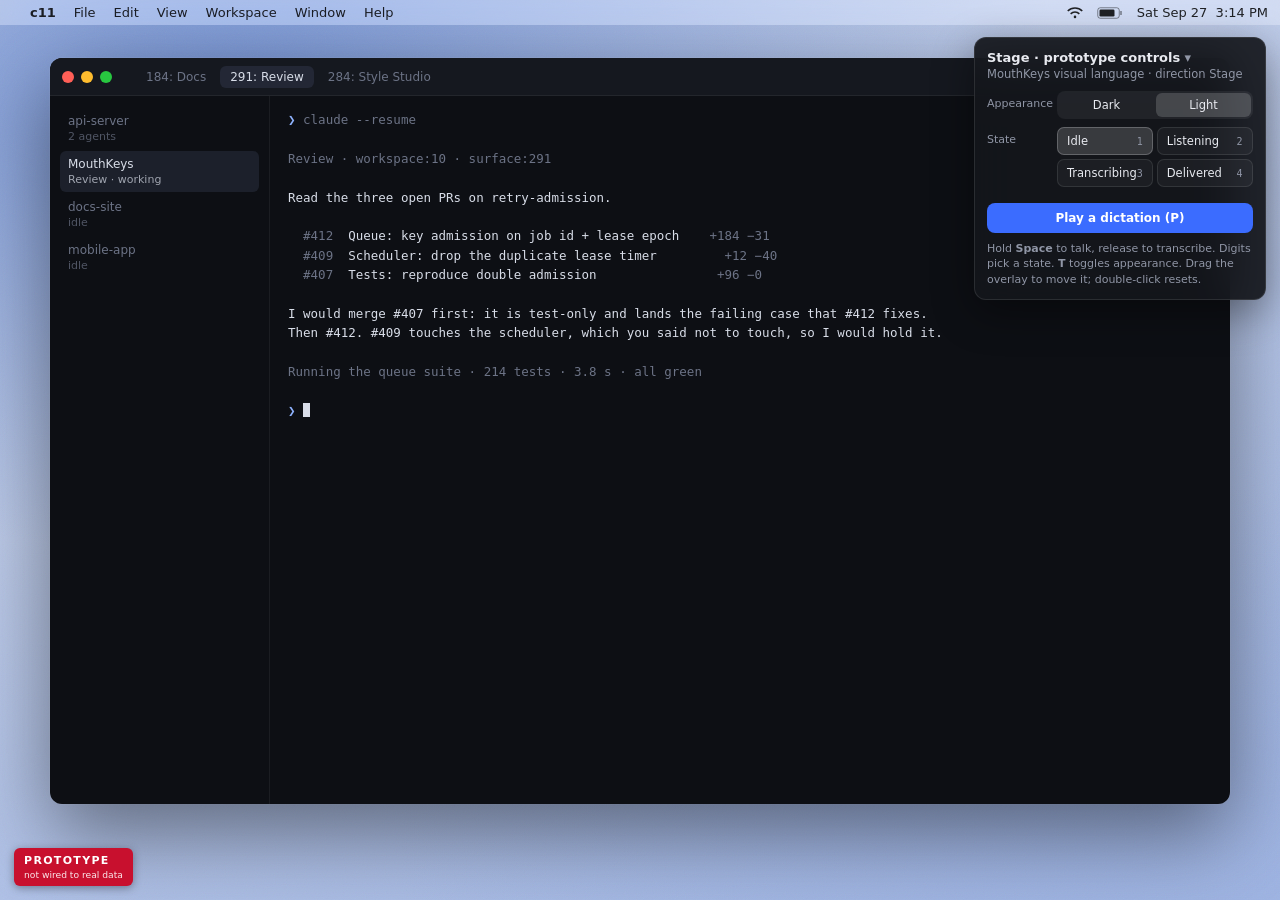
<file: design/visual-language/prototypes/shared/_stage-test.html>
<!doctype html>
<html lang="en"><head><meta charset="utf-8"><meta name="viewport" content="width=device-width, initial-scale=1">
<title>Stage test</title>
<link rel="stylesheet" href="stage.css">
</head><body>
<script src="mock-data.js"></script><script src="stage.js"></script>
<script>
const host = () => LVStage.host();
LVStage.init({
  name: "Stage",
  states: [{id:"idle",label:"Idle"},{id:"listening",label:"Listening"},{id:"transcribing",label:"Transcribing"},{id:"delivered",label:"Delivered"}],
  onState(next){ host().innerHTML = next === "idle" ? "" : `<div style="margin-bottom:50px;padding:14px 20px;border-radius:18px;background:#000;color:#fff;font:600 14px system-ui">state: ${next} · level <span id=lv></span></div>`; },
  onTick(level){ const e=document.getElementById('lv'); if(e) e.textContent=level.toFixed(2); },
});
</script></body></html>
</file>
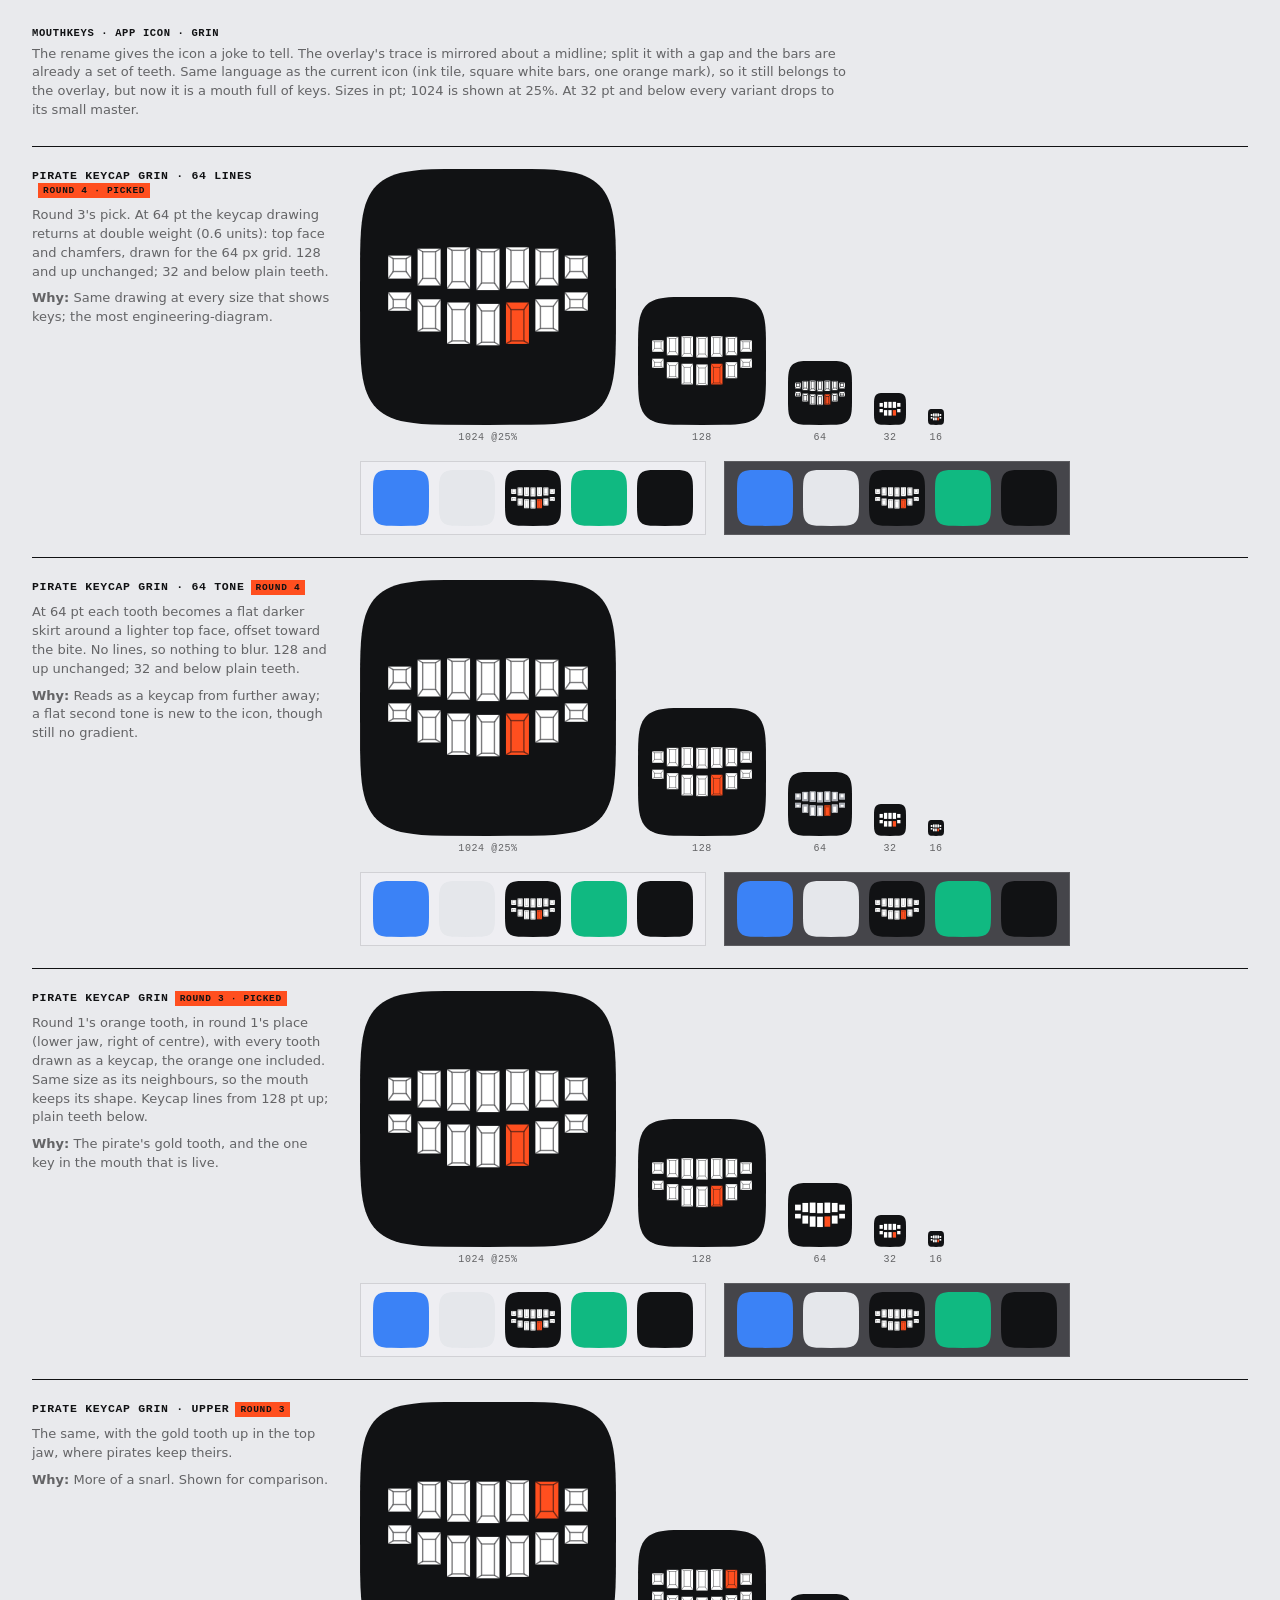
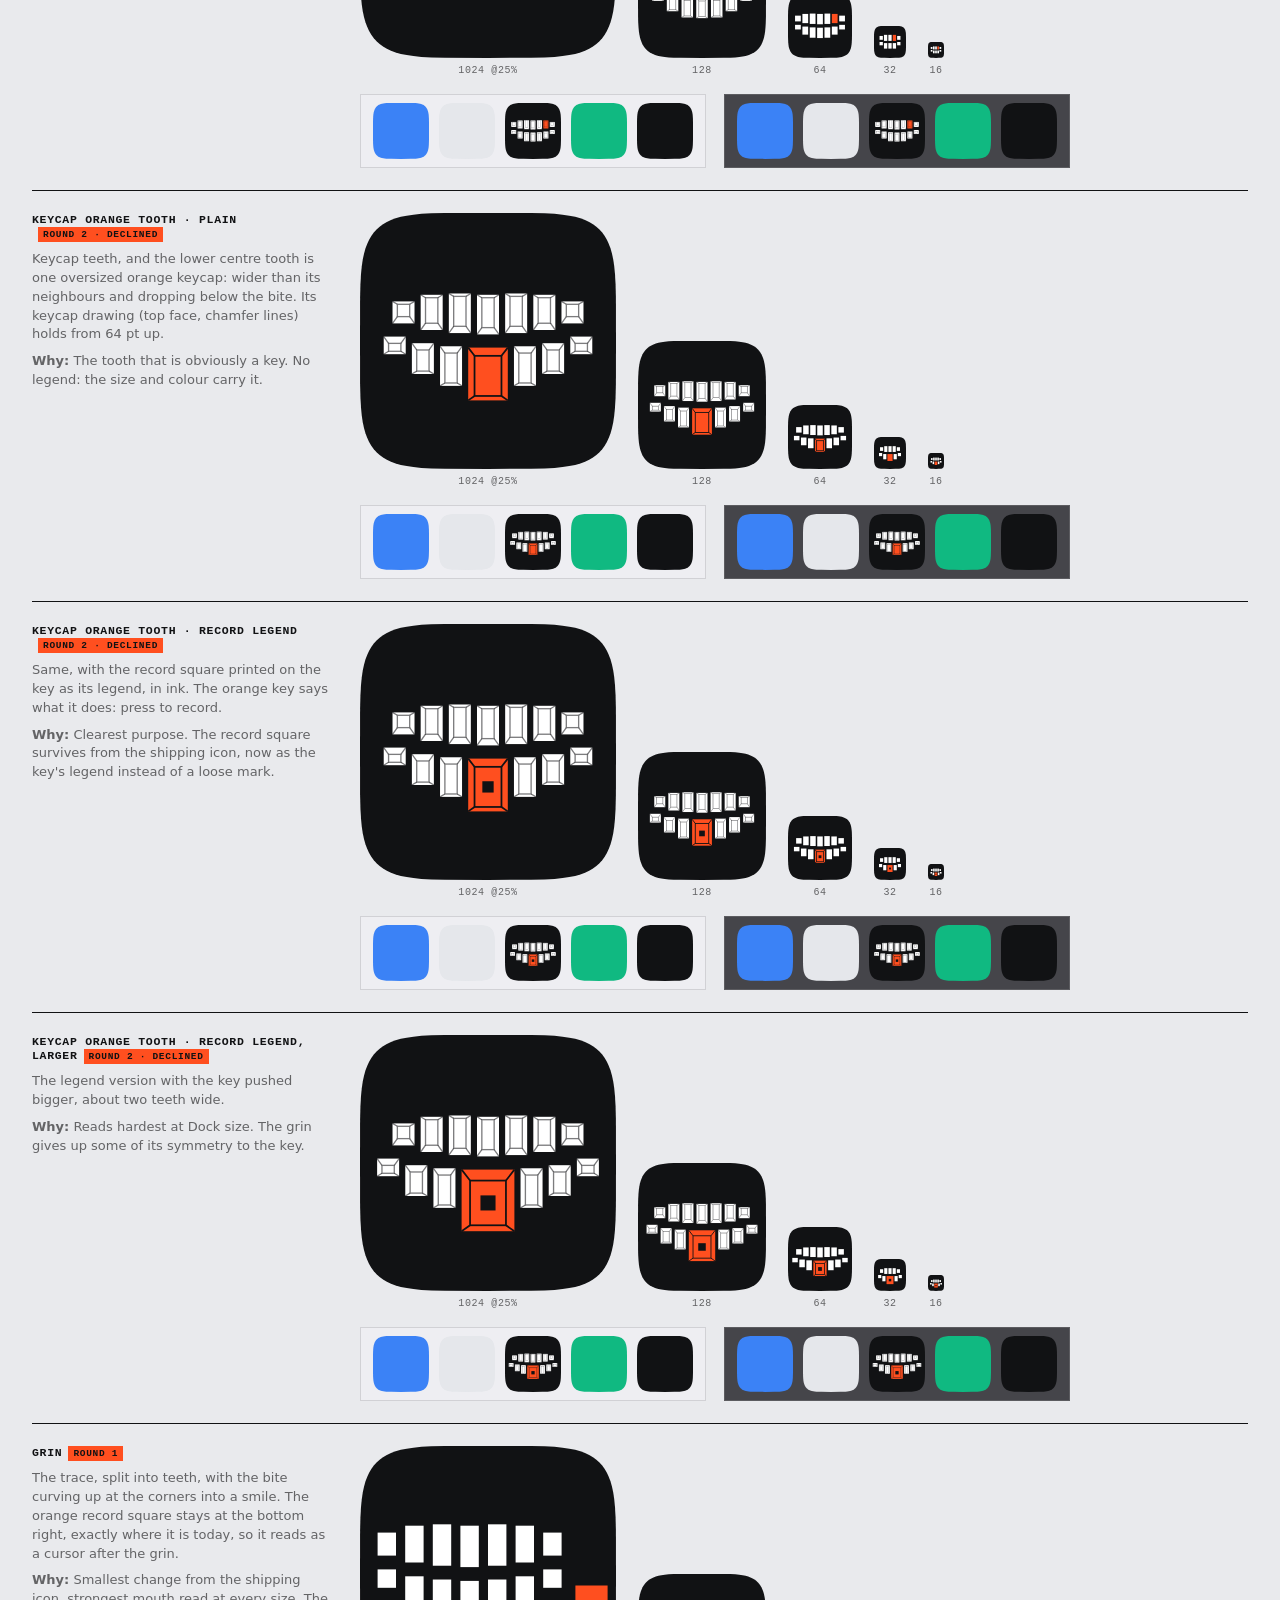
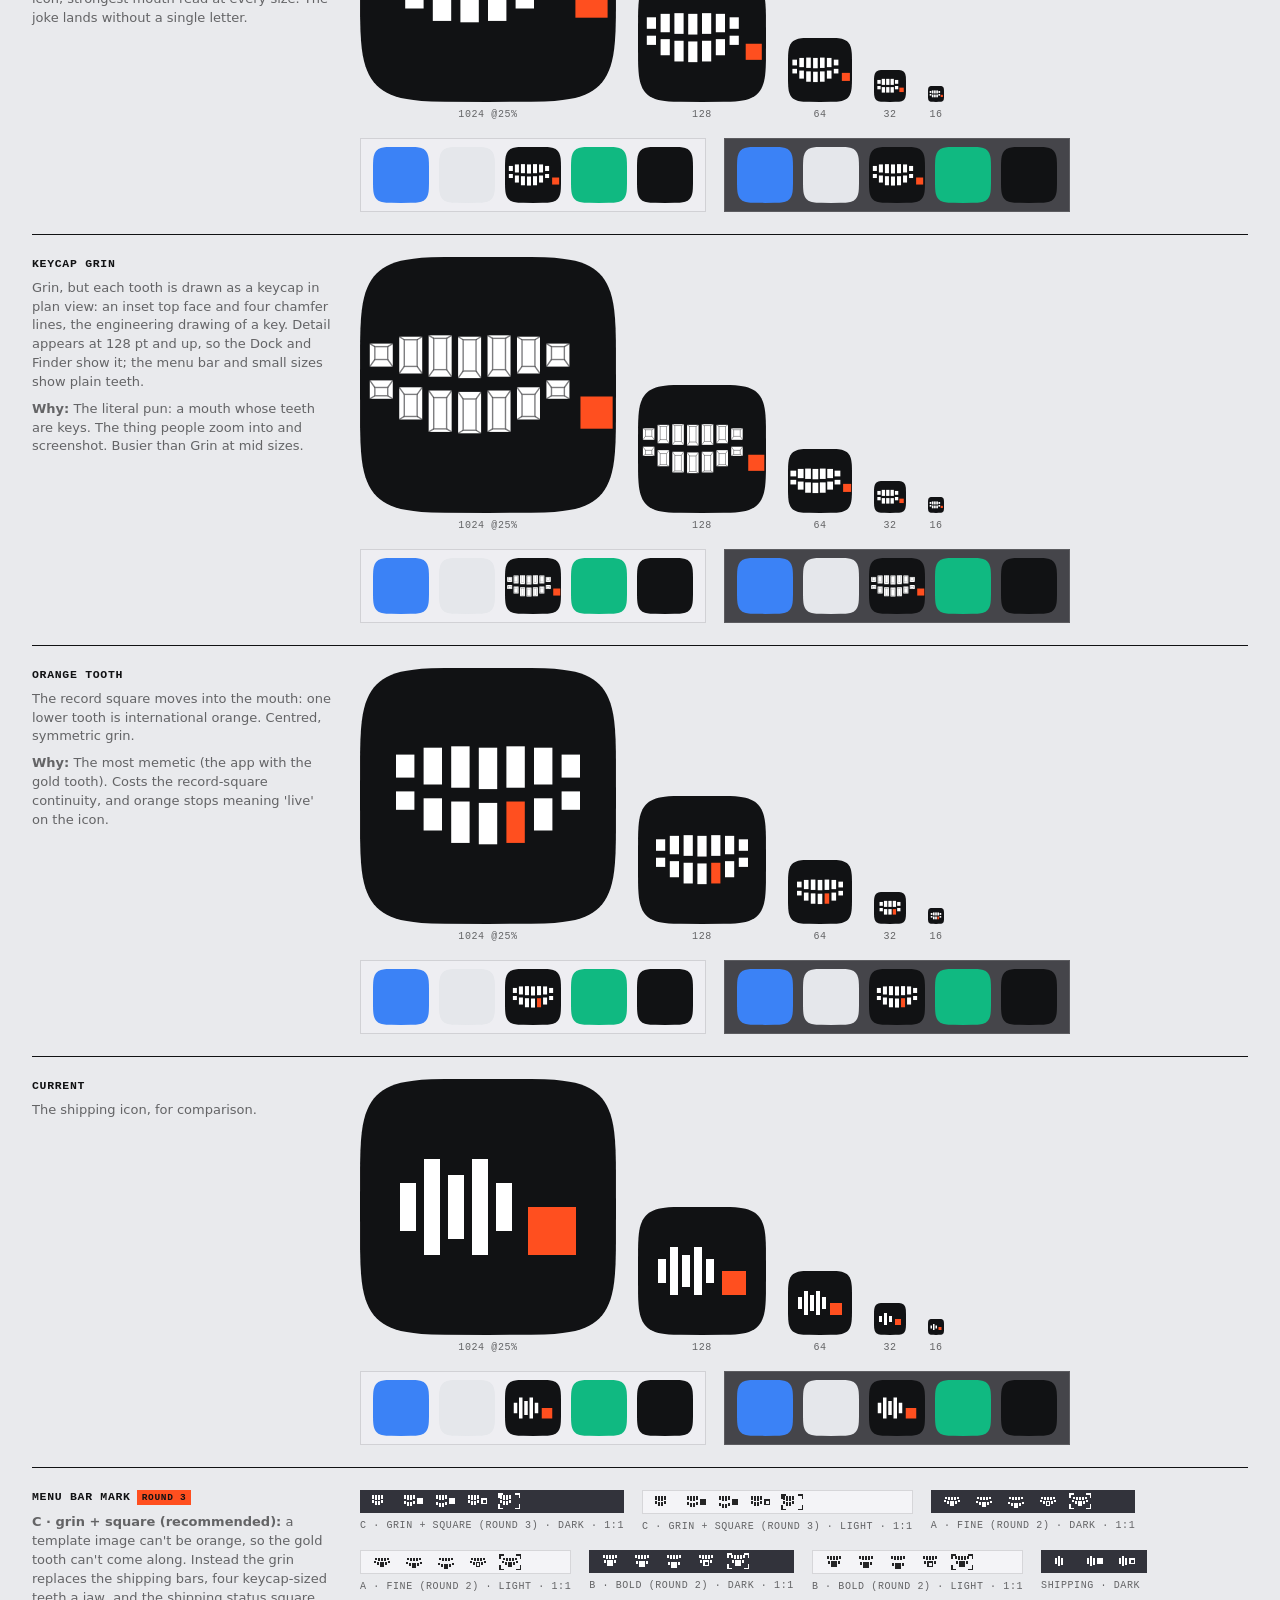
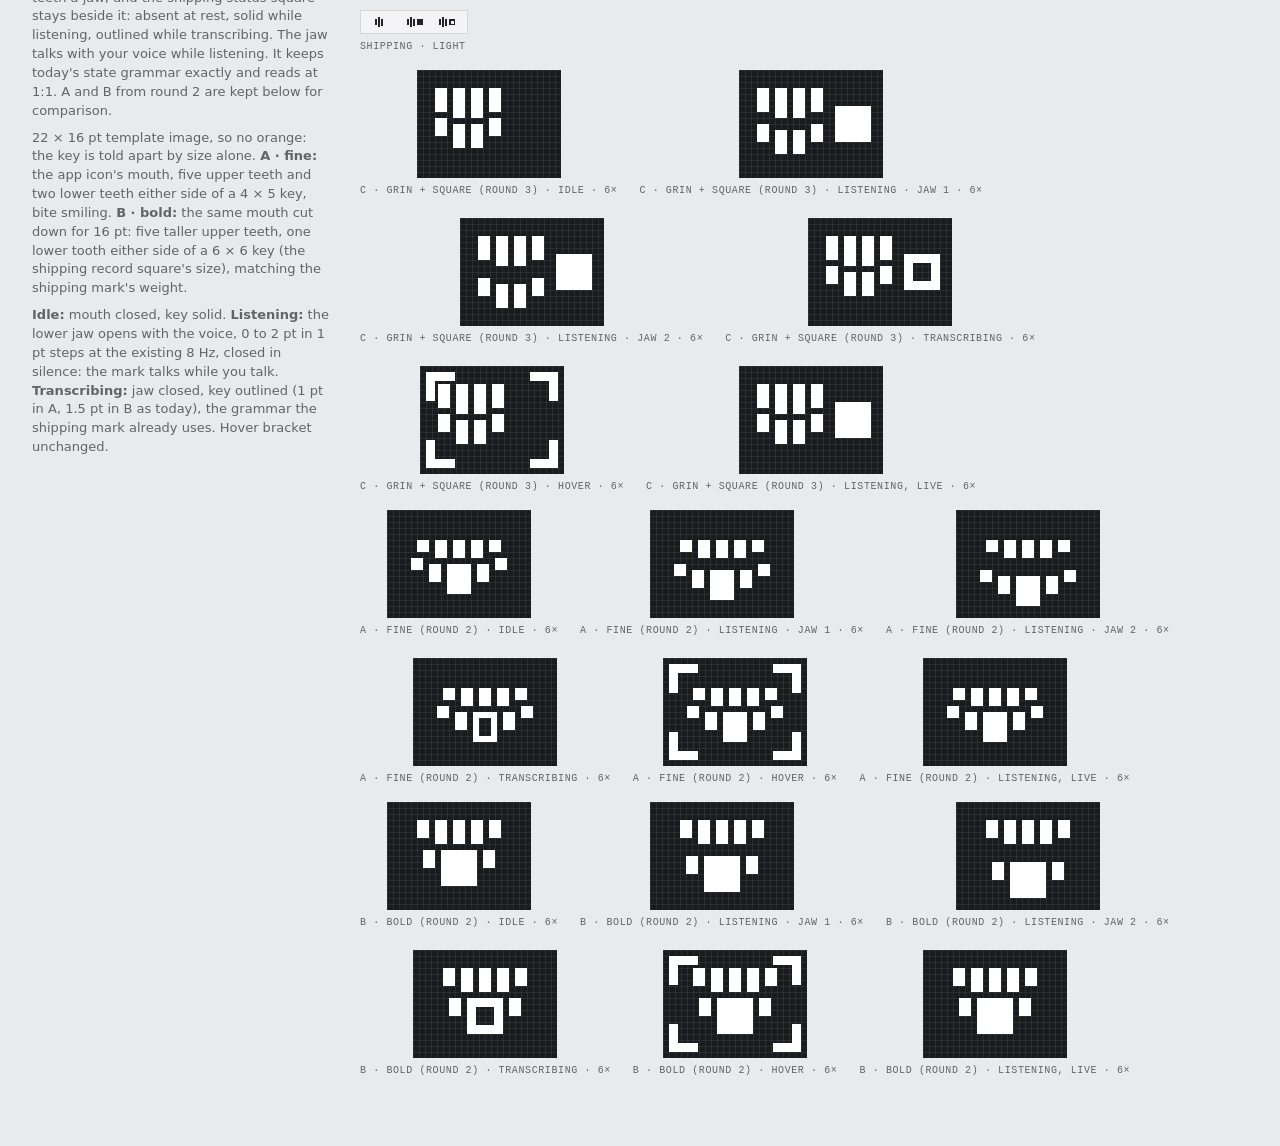
<file: design/visual-language/prototypes/signal/icon-grin.html>
<!doctype html>
<html lang="en">
<head>
<meta charset="utf-8">
<meta name="viewport" content="width=device-width, initial-scale=1">
<title>MouthKeys · Grin icon</title>
<style>
/* Self-contained. The MouthKeys rename icon study: the twin-peak trace, mirrored about its midline and split by a gap,
   becomes a row of teeth. Same Signal grammar as icon.html: full-bleed ink tile, square-ended white bars, one orange
   6-unit-ish mark, no radius. Drawn on a 64-unit grid; macOS applies its own squircle (approximated here, n = 5). */
:root { --bg: #E9EAED; --fg: #111214; --fg2: rgba(17,18,20,.62); --rule: #111214; --card: #FFFFFF;
  --mono: "SF Mono", ui-monospace, Menlo, monospace; --font: -apple-system, "SF Pro Text", system-ui, sans-serif; }
@media (prefers-color-scheme: dark) { :root:not([data-theme="light"]) { --bg: #1A1B1F; --fg: #FFFFFF; --fg2: rgba(255,255,255,.58); --rule: #2C2E33; --card: #111214; } }
:root[data-theme="dark"] { --bg: #1A1B1F; --fg: #FFFFFF; --fg2: rgba(255,255,255,.58); --rule: #2C2E33; --card: #111214; }
* { box-sizing: border-box; }
body { margin: 0; padding: 28px 32px 48px; background: var(--bg); color: var(--fg); font: 13px/1.45 var(--font); -webkit-font-smoothing: antialiased; }
h1 { margin: 0 0 6px; font: 600 10.5px/1 var(--mono); letter-spacing: .06em; text-transform: uppercase; }
p.sub { margin: 0 0 26px; color: var(--fg2); max-width: 820px; }
.lab { font: 500 10px/1 var(--mono); letter-spacing: .06em; text-transform: uppercase; color: var(--fg2); }
.cand { display: grid; grid-template-columns: 300px 1fr; gap: 28px; padding: 22px 0; border-top: 1px solid var(--rule); }
.cand h2 { margin: 0 0 8px; font: 600 11.5px/1.2 var(--mono); letter-spacing: .06em; text-transform: uppercase; }
.cand h2 .tag { display: inline-block; margin-left: 6px; padding: 2px 5px; background: #FF4F1F; color: #111214; font-size: 9.5px; }
.cand p { margin: 0 0 8px; color: var(--fg2); }
.sizes { display: flex; align-items: flex-end; gap: 22px; flex-wrap: wrap; }
.sizes figure { margin: 0; display: grid; gap: 8px; justify-items: center; }
svg { display: block; }
.dock { display: flex; gap: 10px; align-items: flex-end; padding: 8px 12px; margin-top: 18px; width: max-content;
  background: rgba(240,240,244,.72); border: 1px solid rgba(0,0,0,.12); }
.dock.dark { background: rgba(40,40,46,.85); border-color: rgba(255,255,255,.12); }
.dock .blank { width: 56px; height: 56px; clip-path: url(#sq); }
.mbbar { display: flex; gap: 10px; padding: 3px 10px; background: rgba(10,12,20,.82); color: #fff; }
.mbbar.light { background: rgba(246,246,248,.92); color: rgba(0,0,0,.85); border: 1px solid rgba(0,0,0,.12); }
.mbbig { padding: 6px; background: #1A1B1F; color: #fff; background-image: linear-gradient(rgba(255,255,255,.07) 1px, transparent 1px), linear-gradient(90deg, rgba(255,255,255,.07) 1px, transparent 1px); background-size: 6px 6px; background-position: 6px 6px; }
.dockrow { display: flex; gap: 18px; flex-wrap: wrap; }
@media (max-width: 760px) { body { padding: 20px 16px 40px; } .cand { grid-template-columns: 1fr; } }
</style>
</head>
<body>
<h1>MouthKeys · app icon · Grin</h1>
<p class="sub">The rename gives the icon a joke to tell. The overlay's trace is mirrored about a midline; split it with a gap and the bars are already a set of teeth. Same language as the current icon (ink tile, square white bars, one orange mark), so it still belongs to the overlay, but now it is a mouth full of keys. Sizes in pt; 1024 is shown at 25%. At 32 pt and below every variant drops to its small master.</p>
<div id="list"></div>
<section class="cand" id="mbsec"><div><h2>Menu bar mark<span class="tag">Round 3</span></h2>
<p><b>C · grin + square (recommended):</b> a template image can't be orange, so the gold tooth can't come along. Instead the grin replaces the shipping bars, four keycap-sized teeth a jaw, and the shipping status square stays beside it: absent at rest, solid while listening, outlined while transcribing. The jaw talks with your voice while listening. It keeps today's state grammar exactly and reads at 1:1. A and B from round 2 are kept below for comparison.</p>
<p>22 × 16 pt template image, so no orange: the key is told apart by size alone. <b>A · fine:</b> the app icon's mouth, five upper teeth and two lower teeth either side of a 4 × 5 key, bite smiling. <b>B · bold:</b> the same mouth cut down for 16 pt: five taller upper teeth, one lower tooth either side of a 6 × 6 key (the shipping record square's size), matching the shipping mark's weight.</p>
<p><b>Idle:</b> mouth closed, key solid. <b>Listening:</b> the lower jaw opens with the voice, 0 to 2 pt in 1 pt steps at the existing 8 Hz, closed in silence: the mark talks while you talk. <b>Transcribing:</b> jaw closed, key outlined (1 pt in A, 1.5 pt in B as today), the grammar the shipping mark already uses. Hover bracket unchanged.</p></div>
<div><div class="dockrow" id="mbbars"></div><div class="sizes" id="mbbig" style="margin-top:18px"></div></div></section>
<script>
(function () {
  const INK = "#111214", PAPER = "#FFFFFF", OR = "#FF4F1F";
  let d = ""; for (let i = 0; i <= 96; i++) { const t = (i / 96) * Math.PI * 2, c = Math.cos(t), s = Math.sin(t);
    d += (i ? "L" : "M") + (0.5 + 0.5 * Math.sign(c) * Math.pow(Math.abs(c), 0.4)).toFixed(4) + " " + (0.5 + 0.5 * Math.sign(s) * Math.pow(Math.abs(s), 0.4)).toFixed(4); }
  document.body.insertAdjacentHTML("beforeend", `<svg width="0" height="0" style="position:absolute"><clipPath id="sq" clipPathUnits="objectBoundingBox"><path d="${d}Z"/></clipPath></svg>`);

  const R = (x, y, w, h, f) => `<rect x="${x}" y="${y}" width="${w}" height="${h}" fill="${f}"/>`;
  // Keycap plan view inside a tooth: inset top face (offset toward the bite) and four chamfer lines.
  const cap = (x, y, w, h, upper) => { const i = w * 0.22, f = upper ? [x + i, y + i * 0.6, x + w - i, y + h - i * 1.4] : [x + i, y + i * 1.4, x + w - i, y + h - i * 0.6];
    return `<g fill="none" stroke="rgba(17,18,20,.55)" stroke-width="0.3"><rect x="${f[0]}" y="${f[1]}" width="${f[2] - f[0]}" height="${f[3] - f[1]}"/>` +
      `<path d="M${x} ${y}L${f[0]} ${f[1]}M${x + w} ${y}L${f[2]} ${f[1]}M${x} ${y + h}L${f[0]} ${f[3]}M${x + w} ${y + h}L${f[2]} ${f[3]}"/></g>`; };

  const darken = (f) => f === OR ? "#B8380F" : "#A9ACB3";
  const cap64 = (x, y, w, h, upper, fill, mode) => { const i = w * 0.24, f = upper ? [x + i, y + i * 0.5, x + w - i, y + h - i * 1.5] : [x + i, y + i * 1.5, x + w - i, y + h - i * 0.5];
    if (mode === "tone") return R(x, y, w, h, darken(fill)) + R(f[0], f[1], f[2] - f[0], f[3] - f[1], fill);
    return `<g fill="none" stroke="rgba(17,18,20,.8)" stroke-width="0.6"><rect x="${f[0]}" y="${f[1]}" width="${f[2] - f[0]}" height="${f[3] - f[1]}"/>` +
      `<path d="M${x} ${y}L${f[0]} ${f[1]}M${x + w} ${y}L${f[2]} ${f[1]}M${x} ${y + h}L${f[0]} ${f[3]}M${x + w} ${y + h}L${f[2]} ${f[3]}"/></g>`; };

  // Large master: seven teeth per jaw, 4 wide on a 6 pitch, heights from the twin-peak trace, bites raised at the
  // corners so the gap smiles. Small master (<= 32 pt): five teeth, 6 wide on an 8 pitch, straight bite.
  function grin(pt, o) {
    const small = pt <= 32;
    const n = small ? 5 : 7, w = small ? 6 : (o.caps ? 5 : 4), p = small ? 8 : (o.caps ? 6.4 : 6), gap = small ? 4 : 3, mid = 32;
    const up = small ? [7, 11, 11, 11, 7] : [5, 8, 9, 9, 9, 8, 5], lo = small ? [6, 10, 10, 10, 6] : [4, 7, 9, 9, 9, 7, 4];
    const smile = small ? [-2, 0, 0, 0, -2] : [-2.5, -1, -0.3, 0, -0.3, -1, -2.5];
    const cx = o.orangeTooth != null ? 32 : 28, x0 = cx - ((n - 1) * p + w) / 2, goldAt = o.orangeTooth != null ? (small ? 3 : o.orangeTooth) : -1;
    let s = "";
    for (let i = 0; i < n; i++) { const x = x0 + i * p, yu = mid - gap / 2 - up[i] + smile[i], yl = mid + gap / 2 + smile[i];
      const goldUp = i === goldAt && o.goldJaw === "upper", goldLo = i === goldAt && o.goldJaw !== "upper";
      s += R(x, yu, w, up[i], goldUp ? OR : PAPER) + R(x, yl, w, lo[i], goldLo ? OR : PAPER);
      if (o.caps && pt >= 128) s += cap(x, yu, w, up[i], true) + cap(x, yl, w, lo[i], false);
      else if (o.caps && pt >= 64 && o.cap64) s += cap64(x, yu, w, up[i], true, goldUp ? OR : PAPER, o.cap64) + cap64(x, yl, w, lo[i], false, goldLo ? OR : PAPER, o.cap64); }
    if (o.orangeTooth == null) { const q = small ? 8 : 7; s += R(x0 + n * p + (small ? 0 : 1), mid + gap / 2 + 1, q, q, OR); }
    // Scaled about the tile centre so the mark carries the same weight as the shipping icon's.
    const k = small ? 1.1 : 1.15;
    return R(0, 0, 64, 64, INK) + `<g transform="translate(32 32) scale(${k}) translate(-32 -32)">${s}</g>`; }

  // Keycap orange tooth: keycap teeth, and the lower centre tooth replaced by one oversized orange keycap that drops
  // below the bite. o.W is its width, o.H its height, o.legend draws the ink record square on its top face.
  function hero(pt, o) {
    const small = pt <= 32, caps = pt >= 128, mid = 32, gap = small ? 4 : 3;
    const n = small ? 5 : 7, w = small ? 6 : 5, p = small ? 8 : 6.4, t = p - w, half = (n - 1) / 2;
    const up = small ? [7, 11, 11, 11, 7] : [5, 8, 9, 9, 9, 8, 5], lo = small ? [6, 10, 10, 10, 6] : [4, 7, 9, 9, 9, 7, 4];
    const smile = small ? [-2, 0, 0, 0, -2] : [-2.5, -1, -0.3, 0, -0.3, -1, -2.5];
    const W = small ? o.W * 1.1 : o.W, H = small ? o.H * 1.1 : o.H, x0 = 32 - ((n - 1) * p + w) / 2;
    let s = "";
    for (let i = 0; i < n; i++) { const x = x0 + i * p, yu = mid - gap / 2 - up[i] + smile[i];
      s += R(x, yu, w, up[i], PAPER) + (caps ? cap(x, yu, w, up[i], true) : ""); }
    for (let i = 0; i < n; i++) { if (i === half) continue;
      const k = Math.abs(i - half), side = Math.sign(i - half), yl = mid + gap / 2 + smile[i];
      const x = side < 0 ? 32 - W / 2 - t - w - (k - 1) * p : 32 + W / 2 + t + (k - 1) * p;
      s += R(x, yl, w, lo[i], PAPER) + (caps ? cap(x, yl, w, lo[i], false) : ""); }
    const hx = 32 - W / 2, hy = mid + gap / 2;
    s += R(hx, hy, W, H, OR);
    if (pt >= 64) { const i = W * 0.16, f = [hx + i, hy + i * 1.3, hx + W - i, hy + H - i * 0.7];
      s += `<g fill="none" stroke="${INK}" stroke-width="${pt >= 128 ? 0.4 : 0.7}"><rect x="${f[0]}" y="${f[1]}" width="${f[2] - f[0]}" height="${f[3] - f[1]}"/>` +
        `<path d="M${hx} ${hy}L${f[0]} ${f[1]}M${hx + W} ${hy}L${f[2]} ${f[1]}M${hx} ${hy + H}L${f[0]} ${f[3]}M${hx + W} ${hy + H}L${f[2]} ${f[3]}"/></g>`;
      if (o.legend) { const q = (f[2] - f[0]) * 0.42; s += R((f[0] + f[2]) / 2 - q / 2, (f[1] + f[3]) / 2 - q / 2, q, q, INK); } }
    else if (o.legend) { const q = W * 0.36; s += R(32 - q / 2, hy + H / 2 - q / 2, q, q, INK); }
    const k = small ? 1.05 : 1.1;
    return R(0, 0, 64, 64, INK) + `<g transform="translate(32 32) scale(${k}) translate(-32 -32)">${s}</g>`; }

  function current(pt) { // the shipping icon, for reference (icon.html variant A, on a 64 grid)
    const small = pt <= 32, bars = small ? [[10, 12, 6], [20, 24, 6], [30, 12, 6]] : [[10, 12, 4], [16, 24, 4], [22, 16, 4], [28, 24, 4], [34, 12, 4]];
    return R(0, 0, 64, 64, INK) + bars.map(([x, h, w]) => R(x, 32 - h / 2, w, h, PAPER)).join("") + R(42, 32, 12, 12, OR); }

  const svg = (inner, px) => `<svg width="${px}" height="${px}" viewBox="0 0 64 64" style="clip-path:url(#sq)">${inner}</svg>`;
  const C = [
    { name: "Pirate keycap grin · 64 lines", tag: "Round 4 · picked", draw: (pt) => grin(pt, { caps: true, orangeTooth: 4, cap64: "lines" }),
      say: "Round 3's pick. At 64 pt the keycap drawing returns at double weight (0.6 units): top face and chamfers, drawn for the 64 px grid. 128 and up unchanged; 32 and below plain teeth.",
      why: "Same drawing at every size that shows keys; the most engineering-diagram." },
    { name: "Pirate keycap grin · 64 tone", tag: "Round 4", draw: (pt) => grin(pt, { caps: true, orangeTooth: 4, cap64: "tone" }),
      say: "At 64 pt each tooth becomes a flat darker skirt around a lighter top face, offset toward the bite. No lines, so nothing to blur. 128 and up unchanged; 32 and below plain teeth.",
      why: "Reads as a keycap from further away; a flat second tone is new to the icon, though still no gradient." },
    { name: "Pirate keycap grin", tag: "Round 3 · picked", draw: (pt) => grin(pt, { caps: true, orangeTooth: 4 }),
      say: "Round 1's orange tooth, in round 1's place (lower jaw, right of centre), with every tooth drawn as a keycap, the orange one included. Same size as its neighbours, so the mouth keeps its shape. Keycap lines from 128 pt up; plain teeth below.",
      why: "The pirate's gold tooth, and the one key in the mouth that is live." },
    { name: "Pirate keycap grin · upper", tag: "Round 3", draw: (pt) => grin(pt, { caps: true, orangeTooth: 5, goldJaw: "upper" }),
      say: "The same, with the gold tooth up in the top jaw, where pirates keep theirs.",
      why: "More of a snarl. Shown for comparison." },
    { name: "Keycap orange tooth · plain", tag: "Round 2 · declined", draw: (pt) => hero(pt, { W: 9, H: 12 }),
      say: "Keycap teeth, and the lower centre tooth is one oversized orange keycap: wider than its neighbours and dropping below the bite. Its keycap drawing (top face, chamfer lines) holds from 64 pt up.",
      why: "The tooth that is obviously a key. No legend: the size and colour carry it." },
    { name: "Keycap orange tooth · record legend", tag: "Round 2 · declined", draw: (pt) => hero(pt, { W: 9, H: 12, legend: true }),
      say: "Same, with the record square printed on the key as its legend, in ink. The orange key says what it does: press to record.",
      why: "Clearest purpose. The record square survives from the shipping icon, now as the key's legend instead of a loose mark." },
    { name: "Keycap orange tooth · record legend, larger", tag: "Round 2 · declined", draw: (pt) => hero(pt, { W: 12, H: 14, legend: true }),
      say: "The legend version with the key pushed bigger, about two teeth wide.",
      why: "Reads hardest at Dock size. The grin gives up some of its symmetry to the key." },
    { name: "Grin", tag: "Round 1", draw: (pt) => grin(pt, {}),
      say: "The trace, split into teeth, with the bite curving up at the corners into a smile. The orange record square stays at the bottom right, exactly where it is today, so it reads as a cursor after the grin.",
      why: "Smallest change from the shipping icon, strongest mouth read at every size. The joke lands without a single letter." },
    { name: "Keycap grin", draw: (pt) => grin(pt, { caps: true }),
      say: "Grin, but each tooth is drawn as a keycap in plan view: an inset top face and four chamfer lines, the engineering drawing of a key. Detail appears at 128 pt and up, so the Dock and Finder show it; the menu bar and small sizes show plain teeth.",
      why: "The literal pun: a mouth whose teeth are keys. The thing people zoom into and screenshot. Busier than Grin at mid sizes." },
    { name: "Orange tooth", draw: (pt) => grin(pt, { orangeTooth: 4 }),
      say: "The record square moves into the mouth: one lower tooth is international orange. Centred, symmetric grin.",
      why: "The most memetic (the app with the gold tooth). Costs the record-square continuity, and orange stops meaning 'live' on the icon." },
    { name: "Current", draw: current, say: "The shipping icon, for comparison.", why: "" },
  ];
  // Menu bar mark, 22 x 16, y down. jaw = how far the lower jaw has dropped (0..2); key: "solid" | "outline".
  function mark(jaw, key, bracket) {
    let g = "";
    [[4, 4, 2], [7, 4, 3], [10, 4, 3], [13, 4, 3], [16, 4, 2]].forEach(([x, y, h]) => { g += R(x, y + (h === 2 ? 0 : 0), 2, h, "currentColor"); });
    [[3, 7, 2], [6, 8, 3], [14, 8, 3], [17, 7, 2]].forEach(([x, y, h]) => { g += R(x, y + jaw, 2, h, "currentColor"); });
    g += key !== "outline" ? R(9, 8 + jaw, 4, 5, "currentColor")
      : `<rect x="9.5" y="${8.5 + jaw}" width="3" height="4" fill="none" stroke="currentColor" stroke-width="1"/>`;
    if (bracket) g += `<path d="M0.75 4.75V0.75H4.75M17.25 0.75H21.25V4.75M21.25 11.25V15.25H17.25M4.75 15.25H0.75V11.25" fill="none" stroke="currentColor" stroke-width="1.5"/>`;
    return g; }
  function oldMark(k) { const b = [[4, 6], [7, 10], [10, 7]].map(([x, h]) => R(x, 8 - h / 2, 2, h, "currentColor")).join("");
    return b + (k === 1 ? R(14, 5, 6, 6, "currentColor") : k === 2 ? `<rect x="14.75" y="5.75" width="4.5" height="4.5" fill="none" stroke="currentColor" stroke-width="1.5"/>` : ""); }
  const mbs = (inner, z) => `<svg width="${22 * z}" height="${16 * z}" viewBox="0 0 22 16" shape-rendering="crispEdges">${inner}</svg>`;
  // B, bold: five upper teeth (outer bites 1 pt higher), and below them one tooth either side of a 6 x 6 key.
  function markBold(jaw, key, bracket) {
    let g = "";
    [[4, 2, 3], [7, 2, 4], [10, 2, 4], [13, 2, 4], [16, 2, 3]].forEach(([x, y, h]) => { g += R(x, y, 2, h, "currentColor"); });
    [[5, 7, 3], [15, 7, 3]].forEach(([x, y, h]) => { g += R(x, y + jaw, 2, h, "currentColor"); });
    g += key !== "outline" ? R(8, 7 + jaw, 6, 6, "currentColor")
      : `<rect x="8.75" y="${7.75 + jaw}" width="4.5" height="4.5" fill="none" stroke="currentColor" stroke-width="1.5"/>`;
    if (bracket) g += `<path d="M0.75 4.75V0.75H4.75M17.25 0.75H21.25V4.75M21.25 11.25V15.25H17.25M4.75 15.25H0.75V11.25" fill="none" stroke="currentColor" stroke-width="1.5"/>`;
    return g; }
  // C, round 3: the grin replaces the shipping bars and the shipping status square comes back (empty at rest, solid
  // while listening, outlined while transcribing). Four teeth a jaw, 2 wide on a 3 pitch, as tall as the shipping bars, bite smiling.
  function markGrinSquare(jaw, key, bracket, live) {
    let g = "";
    [[2, 2, 4], [5, 2, 5], [8, 2, 5], [11, 2, 4]].forEach(([x, y, h]) => { g += R(x, y, 2, h, "currentColor"); });
    [[2, 7, 3], [5, 8, 4], [8, 8, 4], [11, 7, 3]].forEach(([x, y, h]) => { g += R(x, y + jaw, 2, h, "currentColor"); });
    if (live === "solid") g += R(15, 5, 6, 6, "currentColor");
    if (live === "outline") g += `<rect x="15.75" y="5.75" width="4.5" height="4.5" fill="none" stroke="currentColor" stroke-width="1.5"/>`;
    if (bracket) g += `<path d="M0.75 4.75V0.75H4.75M17.25 0.75H21.25V4.75M21.25 11.25V15.25H17.25M4.75 15.25H0.75V11.25" fill="none" stroke="currentColor" stroke-width="1.5"/>`;
    return g; }
  const C3 = (jaw, key, bracket) => markGrinSquare(jaw, key, bracket, key === "outline" ? "outline" : (jaw > 0 || key === "live") ? "solid" : null);
  const variants = [["C · grin + square (round 3)", C3], ["A · fine (round 2)", mark], ["B · bold (round 2)", markBold]];
  const statesOf = (f) => [["Idle", f(0, "solid")], ["Listening · jaw 1", f(1, "live")], ["Listening · jaw 2", f(2, "live")], ["Transcribing", f(0, "outline")], ["Hover", f(0, "solid", true)]];
  const bar = (light, [vn, f]) => `<figure style="margin:0;display:grid;gap:8px"><div class="mbbar${light ? " light" : ""}">${statesOf(f).map(([, m]) => mbs(m, 1)).join("")}</div><span class="lab">${vn} · ${light ? "light" : "dark"} · 1:1</span></figure>`;
  const oldBar = (light) => `<figure style="margin:0;display:grid;gap:8px"><div class="mbbar${light ? " light" : ""}">${[0, 1, 2].map((k) => mbs(oldMark(k), 1)).join("")}</div><span class="lab">Shipping · ${light ? "light" : "dark"}</span></figure>`;
  document.getElementById("mbbars").innerHTML = variants.map((v) => bar(false, v) + bar(true, v)).join("") + oldBar(false) + oldBar(true);
  const seq = [0, 1, 2, 1, 2, 2, 1, 0, 1, 2, 1, 0, 0, 0];
  document.getElementById("mbbig").outerHTML = variants.map(([vn, f], vi) => `<div class="sizes" style="margin-top:18px">` +
    statesOf(f).map(([n, m]) => `<figure><div class="mbbig">${mbs(m, 6)}</div><span class="lab">${vn} · ${n} · 6×</span></figure>`).join("") +
    `<figure><div class="mbbig" id="live${vi}">${mbs(f(0, "live"), 6)}</div><span class="lab">${vn} · listening, live · 6×</span></figure></div>`).join("");
  // 8 Hz, as native: the jaw follows a canned voice envelope.
  let tick = 0; setInterval(() => { const j = seq[tick++ % seq.length]; variants.forEach(([, f], vi) => { document.getElementById("live" + vi).innerHTML = mbs(f(j, "live"), 6); }); }, 125);

  const sizes = [[1024, 256], [128, 128], [64, 64], [32, 32], [16, 16]];
  const dockStrip = (dark) => `<div class="dock${dark ? " dark" : ""}">` +
    ["#3B82F6", "#E5E7EB", null, "#10B981", "#111214"].map((c) => c ? `<div class="blank" style="background:${c}"></div>` : `__ICON__`).join("") + `</div>`;
  document.getElementById("list").innerHTML = C.map((c) => {
    const dock = (dk) => dockStrip(dk).replace("__ICON__", svg(c.draw(128), 56));
    return `<section class="cand"><div><h2>${c.name}${c.tag ? `<span class="tag">${c.tag}</span>` : ""}</h2><p>${c.say}</p>${c.why ? `<p><b>Why:</b> ${c.why}</p>` : ""}</div>
      <div><div class="sizes">${sizes.map(([pt, px]) => `<figure>${svg(c.draw(pt), px)}<span class="lab">${pt}${pt !== px ? " @25%" : ""}</span></figure>`).join("")}</div>
      <div class="dockrow">${dock(false)}${dock(true)}</div></div></section>`; }).join("");
})();
</script>
</body>
</html>
</file>
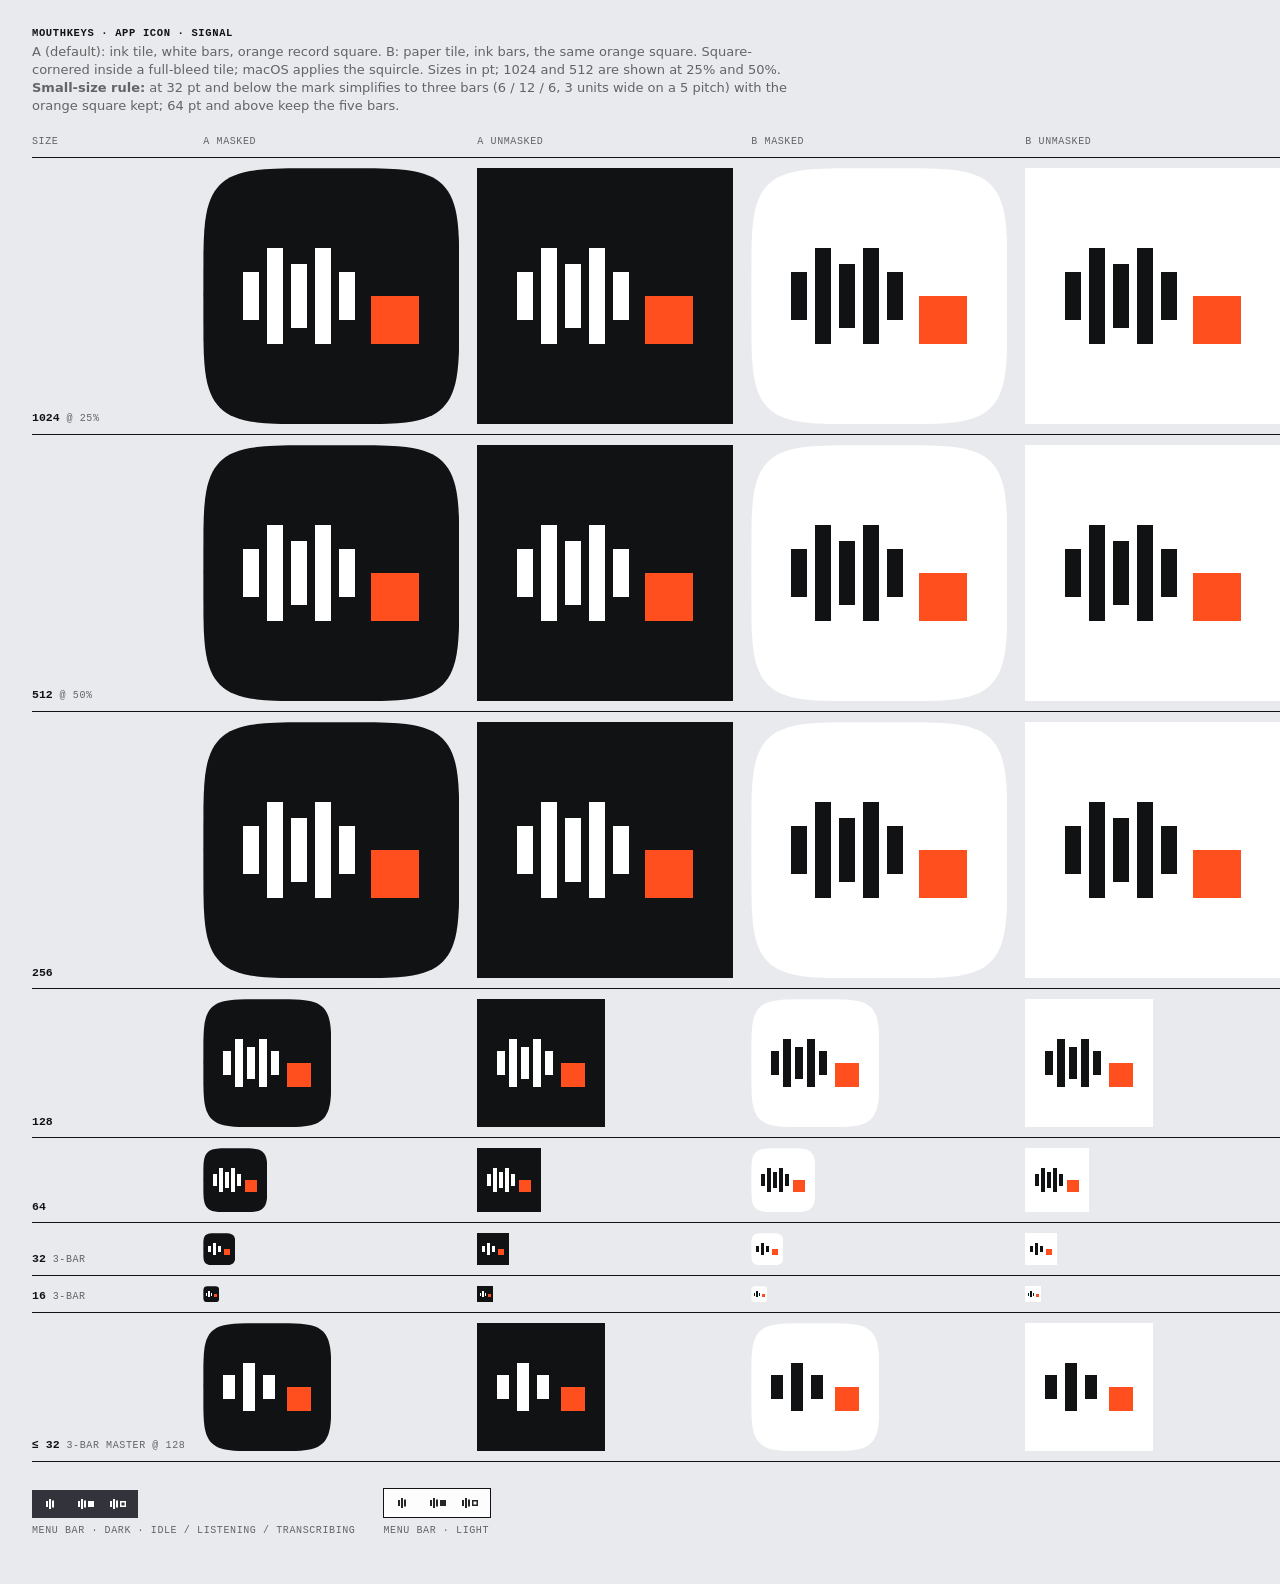
<file: design/visual-language/prototypes/signal/icon.html>
<!doctype html>
<html lang="en">
<head>
<meta charset="utf-8">
<meta name="viewport" content="width=device-width, initial-scale=1">
<title>MouthKeys · Signal icon</title>
<style>
/* Self-contained (system fonts only, no stage). The app icon in the Signal language: a full-bleed square tile, the
   five square-ended bars of the twin-peak trace (6 / 12 / 8 / 12 / 6 on a 16 grid, 2 wide on a 3 pitch) and one
   orange 6 × 6 record square at the bars' bottom right. macOS 26 applies its own squircle mask; each size is shown
   masked (a superellipse clip approximating it) and unmasked. Drawn on a 32-unit grid so 16 pt @2x is pixel-exact. */
:root { --ink: #111214; --paper: #FFFFFF; --accent: #FF4F1F; --bg: #E9EAED; --fg: #111214; --fg2: rgba(17,18,20,.62); --rule: #111214;
  --mono: "SF Mono", ui-monospace, Menlo, monospace; --font: -apple-system, "SF Pro Text", system-ui, sans-serif; }
@media (prefers-color-scheme: dark) { :root { --bg: #1A1B1F; --fg: #FFFFFF; --fg2: rgba(255,255,255,.58); --rule: #2C2E33; } }
* { box-sizing: border-box; }
body { margin: 0; padding: 28px 32px 48px; background: var(--bg); color: var(--fg); font: 13px/1.4 var(--font); -webkit-font-smoothing: antialiased; }
h1 { margin: 0 0 4px; font: 600 10.5px/1 var(--mono); letter-spacing: .06em; text-transform: uppercase; }
p.sub { margin: 0 0 22px; color: var(--fg2); max-width: 760px; }
.lab { font: 500 10px/1 var(--mono); letter-spacing: .06em; text-transform: uppercase; color: var(--fg2); }
table { border-collapse: collapse; }
th, td { padding: 10px 18px 10px 0; vertical-align: bottom; text-align: left; border-bottom: 1px solid var(--rule); }
th { font: 500 10px/1 var(--mono); letter-spacing: .06em; text-transform: uppercase; color: var(--fg2); padding-top: 0; }
td.size { font: 600 11.5px/1 var(--mono); white-space: nowrap; }
svg { display: block; }
.mb { display: flex; gap: 28px; align-items: flex-end; margin-top: 26px; }
.mb figure { margin: 0; display: grid; gap: 8px; justify-items: start; }
.mbbar { display: flex; gap: 10px; padding: 6px 10px; background: rgba(10,12,20,.82); color: #fff; }
.mbbar.light { background: rgba(255,255,255,.9); color: rgba(0,0,0,.85); border: 1px solid var(--rule); }
</style>
</head>
<body>
<h1>MouthKeys · app icon · Signal</h1>
<p class="sub">A (default): ink tile, white bars, orange record square. B: paper tile, ink bars, the same orange square. Square-cornered inside a full-bleed tile; macOS applies the squircle. Sizes in pt; 1024 and 512 are shown at 25% and 50%. <b>Small-size rule:</b> at 32 pt and below the mark simplifies to three bars (6 / 12 / 6, 3 units wide on a 5 pitch) with the orange square kept; 64 pt and above keep the five bars.</p>
<table id="t"><thead><tr><th>Size</th><th>A masked</th><th>A unmasked</th><th>B masked</th><th>B unmasked</th></tr></thead><tbody></tbody></table>
<div class="mb">
  <figure><div class="mbbar" id="mbd"></div><span class="lab">Menu bar · dark · idle / listening / transcribing</span></figure>
  <figure><div class="mbbar light" id="mbl"></div><span class="lab">Menu bar · light</span></figure>
</div>
<script>
(function () {
  // Superellipse (n = 5) approximating the macOS icon squircle, in objectBoundingBox units.
  let d = ""; for (let i = 0; i <= 96; i++) { const t = (i / 96) * Math.PI * 2, c = Math.cos(t), s = Math.sin(t);
    const x = 0.5 + 0.5 * Math.sign(c) * Math.pow(Math.abs(c), 2 / 5), y = 0.5 + 0.5 * Math.sign(s) * Math.pow(Math.abs(s), 2 / 5);
    d += (i ? "L" : "M") + x.toFixed(4) + " " + y.toFixed(4); }
  document.body.insertAdjacentHTML("beforeend", `<svg width="0" height="0" style="position:absolute"><clipPath id="sq" clipPathUnits="objectBoundingBox"><path d="${d}Z"/></clipPath></svg>`);
  // 32-unit grid: bars x = 5, 8, 11, 14, 17 (2 wide), centred on y = 16; square 6 × 6 at x 21–27, bottom-aligned to the tall bars.
  const bars = [[5, 6], [8, 12], [11, 8], [14, 12], [17, 6]].map(([x, h]) => `<rect x="${x}" y="${16 - h / 2}" width="2" height="${h}"/>`).join("");
  // Small-size master (32 pt and below): three bars 6 / 12 / 6, 3 units wide on a 5 pitch (x 5, 10, 15), same square.
  const barsSmall = [[5, 6], [10, 12], [15, 6]].map(([x, h]) => `<rect x="${x}" y="${16 - h / 2}" width="3" height="${h}"/>`).join("");
  const icon = (tile, ink, px, masked, small) => `<svg width="${px}" height="${px}" viewBox="0 0 32 32" shape-rendering="crispEdges"${masked ? ' style="clip-path:url(#sq)"' : ""}>
    <rect width="32" height="32" fill="${tile}"/><g fill="${ink}">${small ? barsSmall : bars}</g><rect x="21" y="16" width="6" height="6" fill="#FF4F1F"/></svg>`;
  const rows = [[1024, 256], [512, 256], [256, 256], [128, 128], [64, 64], [32, 32], [16, 16]];
  document.querySelector("#t tbody").innerHTML = rows.map(([pt, px]) => { const sm = pt <= 32; return `<tr><td class="size">${pt}${pt !== px ? ` <span class="lab">@ ${Math.round(px / pt * 100)}%</span>` : ""}${sm ? ' <span class="lab">3-bar</span>' : ""}</td>
    <td>${icon("#111214", "#FFFFFF", px, true, sm)}</td><td>${icon("#111214", "#FFFFFF", px, false, sm)}</td>
    <td>${icon("#FFFFFF", "#111214", px, true, sm)}</td><td>${icon("#FFFFFF", "#111214", px, false, sm)}</td></tr>`; }).join("")
    // The two small-size drawings, enlarged so the 3-bar geometry can be read.
    + `<tr><td class="size">≤ 32 <span class="lab">3-bar master @ 128</span></td>
    <td>${icon("#111214", "#FFFFFF", 128, true, true)}</td><td>${icon("#111214", "#FFFFFF", 128, false, true)}</td>
    <td>${icon("#FFFFFF", "#111214", 128, true, true)}</td><td>${icon("#FFFFFF", "#111214", 128, false, true)}</td></tr>`;
  // Menu bar mark (22 × 16 template): bars; + solid square (listening, and the send countdown); + outlined square (transcribing).
  const mbBars = [[4, 6], [7, 10], [10, 7]].map(([x, h]) => `<path d="M${x} ${8 - h / 2}h2v${h}h-2Z"/>`).join("");
  const mb = (k) => `<svg width="22" height="16" viewBox="0 0 22 16" fill="currentColor">${mbBars}${k === 1 ? '<rect x="14" y="5" width="6" height="6"/>' : k === 2 ? '<rect x="14.75" y="5.75" width="4.5" height="4.5" fill="none" stroke="currentColor" stroke-width="1.5"/>' : ""}</svg>`;
  ["mbd", "mbl"].forEach((id) => { document.getElementById(id).innerHTML = mb(0) + mb(1) + mb(2); });
})();
</script>
</body>
</html>
</file>
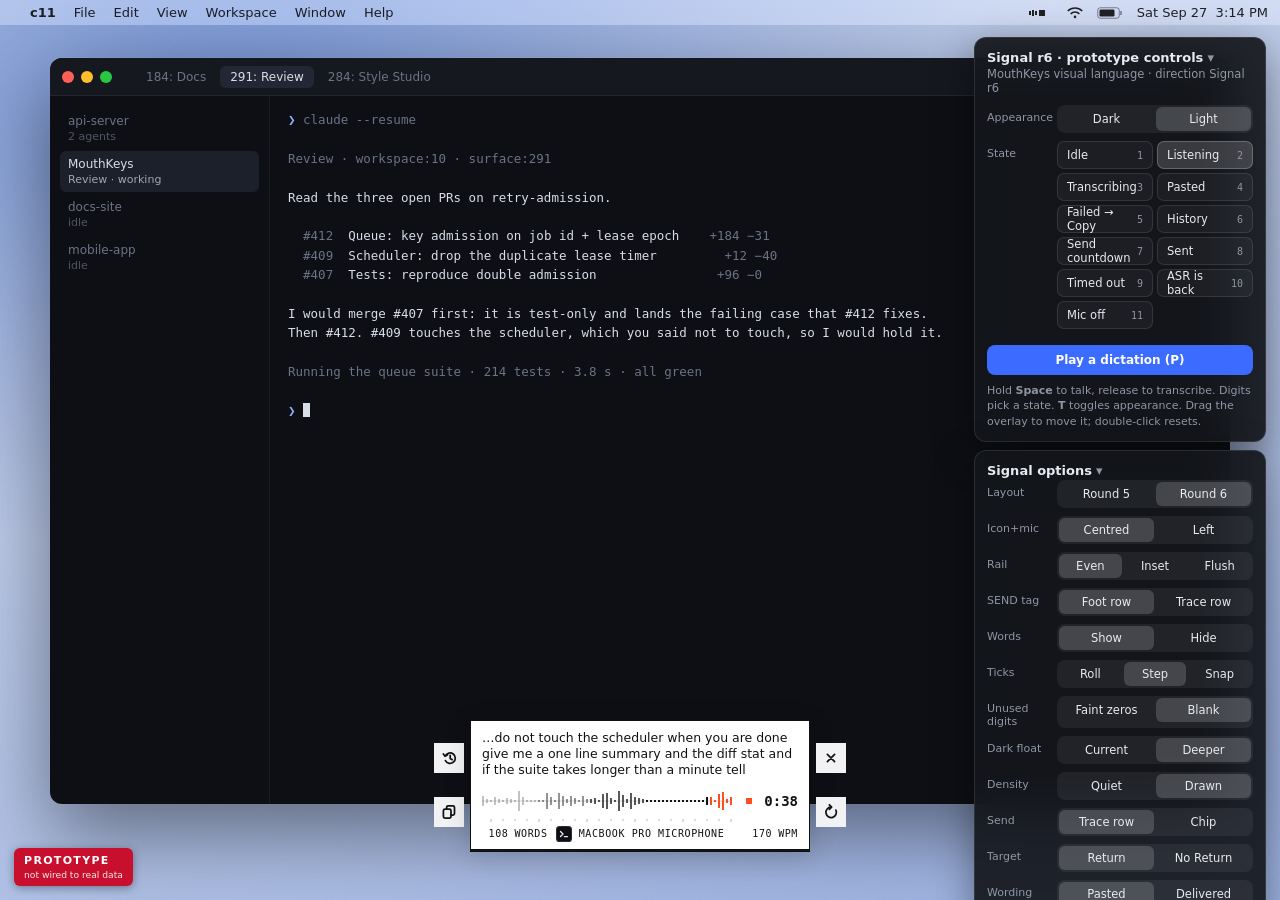
<file: design/visual-language/prototypes/signal/round6.html>
<!doctype html>
<html lang="en">
<head>
<meta charset="utf-8">
<meta name="viewport" content="width=device-width, initial-scale=1">
<title>MouthKeys · Signal r6</title>
<link rel="stylesheet" href="../shared/stage.css">
<style>
/* =====================================================================================
   SIGNAL v4: the overlay as an engineering drawing that stays quiet until you reach for it.
   Zero gradients, zero blur, zero glow, zero radius. Square solid surfaces, 1 px rules, SF Mono for
   every number and label, one accent (international orange). Schematic selection brackets draw
   OUTSIDE the box's corners, only under the pointer.

   Native mapping (SwiftUI / AppKit on macOS 15 and 26):
   - Surfaces: Rectangle().fill(surface) + .strokeBorder(edge, lineWidth: 1). No corner radius anywhere.
     Borderless non-activating NSPanel, hasShadow = false.
   - Drop rule: .shadow(color:, radius: 0, x: 0, y: 2) (a flat, unblurred offset), or a second
     shape offset y +2 behind the surface.
   - Selection brackets (.tk): one Path in the surface's .overlay, drawn OUTSIDE the frame
     (.padding(-(gap + 0.75)) so the stroke's inner edge sits `gap` pt clear of the box): four L
     sub-paths (move(to: corner + len along y), addLine(to: corner), addLine(to: corner + len along x)),
     stroked 1.5 pt, lineCap .butt, lineJoin .miter. .allowsHitTesting(false), no layout effect.
     Shown on .onHover with .opacity(hovering ? 1 : 0).animation(.linear(duration: 0.06)).
   - Voice trace and graticule: one Canvas in a TimelineView(.animation); fill(Path(rect)) per
     bar and per graticule tick, integer-snapped.
   - Type: .system(size:weight:) for prose; .system(size:weight:design: .monospaced) for every
     number and label, .textCase(.uppercase) + .tracking(0.6).
   ===================================================================================== */

:root {
  --sg-font: -apple-system, "SF Pro Text", "SF Pro Display", system-ui, "Helvetica Neue", sans-serif;
  /* SF Mono. Safari resolves ui-monospace to SF Mono; Chrome cannot see the hidden system copy and
     falls back to Menlo, which has the same 0.6 em advance. Native: .monospaced design. */
  --sg-mono: "SF Mono", ui-monospace, Menlo, monospace;
  --sg-accent: #FF4F1F;          /* international orange: the only colour in the system */
  --sg-on-accent: #111214;

  /* diagram grammar: schematic selection brackets, outside the box */
  --tk-len: 10px;                /* bracket arm length, measured from the outer vertex */
  --tk-w: 1.5px;                 /* bracket stroke */
  --tk-gap: 3px;                 /* clear space between the box edge and the bracket's inner edge */

  /* dark (default) */
  --sg-surface: #111214;
  --sg-edge: #2C2E33;
  --sg-chip: #1A1B1F;
  --sg-chip-edge: #2C2E33;
  --sg-drop: 0 2px 0 rgba(0, 0, 0, 0.35);
  --sg-ink: #FFFFFF;             /* trace ink */
  --sg-text: rgba(255, 255, 255, 0.92);
  --sg-text-2: rgba(255, 255, 255, 0.58);
  --sg-text-dim: rgba(255, 255, 255, 0.46);
  --sg-glyph: rgba(255, 255, 255, 0.85);
  --sg-glyph-off: rgba(255, 255, 255, 0.28);
  --sg-rule: #2C2E33;
  --sg-midline: #2C2E33;
  --sg-bracket: rgba(255, 255, 255, 0.78);  /* selection brackets (pill, card, chips) */
  --sg-grat: rgba(255, 255, 255, 0.20);     /* graticule and leader */
  --sg-inv-bg: #FFFFFF;
  --sg-inv-fg: #111214;
  --sg-inv-fg-2: rgba(17, 18, 20, 0.62);
  --sg-menu: #1A1B1F;
  --sg-float: 0 5px 24px rgba(0, 0, 0, 0.32);   /* native: black 0.32, radius 12, y 5 */
}
:root:not([data-appearance="light"]) .sg[data-float="deeper"] { --sg-float: 0 9px 36px rgba(0, 0, 0, 0.55); }   /* native: black 0.55, radius 18, y 9 */
:root[data-appearance="light"] {
  --sg-surface: #FFFFFF;
  --sg-edge: #111214;
  --sg-chip: #F2F2F4;
  --sg-chip-edge: #111214;
  --sg-drop: 0 2px 0 #111214;
  --sg-ink: #111214;
  --sg-text: #111214;
  --sg-text-2: #111214;          /* print: secondary text is still true ink; size, case and weight carry it */
  --sg-text-dim: rgba(17, 18, 20, 0.50);
  --sg-glyph: #111214;
  --sg-glyph-off: rgba(17, 18, 20, 0.28);
  --sg-rule: #111214;
  --sg-midline: #D3D4D8;
  --sg-bracket: #111214;
  --sg-grat: rgba(17, 18, 20, 0.30);
  --sg-inv-bg: #111214;
  --sg-inv-fg: #FFFFFF;
  --sg-inv-fg-2: rgba(255, 255, 255, 0.66);
  --sg-menu: #FFFFFF;
  --sg-float: 0 5px 24px rgba(0, 0, 0, 0.16);
}

/* ---------- the tick primitive: an 8-tick corner bracket (four L corners, nothing along the edges) ---------- */
/* Outside the box: no layout, no hit-testing. A surface with a drop rule measures its bottom gap from the rule's
   bottom edge (--tk-drop), so the bracket never doubles the printed rule. Each bracket is drawn twice: a 1 pt
   knockout halo in the surface colour (.tk-halo), then the ink stroke, so it reads over any backdrop (a black
   terminal behind a light-mode overlay, a white page behind a dark one). Native: stroke the same Path twice. */
.tk {
  --tk-o: calc(var(--tk-gap) + var(--tk-w) + var(--tk-hx, 0px));
  position: absolute; inset: calc(-1 * var(--tk-o)); bottom: calc(-1 * (var(--tk-o) + var(--tk-drop, 0px)));
  pointer-events: none; z-index: 2; opacity: 0; transition: opacity 60ms linear; color: var(--sg-bracket);
}
.tk.tk-halo { --tk-hx: 1px; --tk-l: calc(var(--tk-len) + 2px); --tk-s: calc(var(--tk-w) + 2px); color: var(--sg-surface); z-index: 1; }
.tk i { position: absolute; width: var(--tk-l, var(--tk-len)); height: var(--tk-l, var(--tk-len)); box-sizing: border-box; border: 0 solid currentColor; }
.tk i:nth-child(1) { top: 0; left: 0; border-top-width: var(--tk-s, var(--tk-w)); border-left-width: var(--tk-s, var(--tk-w)); }
.tk i:nth-child(2) { top: 0; right: 0; border-top-width: var(--tk-s, var(--tk-w)); border-right-width: var(--tk-s, var(--tk-w)); }
.tk i:nth-child(3) { bottom: 0; left: 0; border-bottom-width: var(--tk-s, var(--tk-w)); border-left-width: var(--tk-s, var(--tk-w)); }
.tk i:nth-child(4) { bottom: 0; right: 0; border-bottom-width: var(--tk-s, var(--tk-w)); border-right-width: var(--tk-s, var(--tk-w)); }

/* ---------- overlay root: [rail] [pill] [rail], bottom-aligned ---------- */
.sg {
  --pill-w: 340px;
  --pill-h: 149px;               /* 12 + 54 preview + 6 + 50 trace row (44 trace + 6 ruler) + 4 + 13 mic + 10 */
  position: relative;
  display: flex; align-items: flex-end; gap: 6px;
  margin-bottom: 50px;
  font-family: var(--sg-font);
  -webkit-font-smoothing: antialiased;
  font-variant-numeric: tabular-nums;
  user-select: none; -webkit-user-select: none;
  cursor: default;
}
.sg.is-hidden { opacity: 0; transition: opacity 120ms linear; pointer-events: none; }
.sg.is-gone { visibility: hidden; }

.sg-rail {
  position: relative; width: 30px; height: var(--pill-h);
  display: flex; flex-direction: column; justify-content: space-between;
}

/* ---------- chips: one style. At rest a solid square (the fill keeps glyphs legible over a busy terminal),
   no edge, no bracket. Hover draws a selection bracket OUTSIDE the chip (2 pt gap, 6 pt arms) in ink.
   Press and latch invert. ---------- */
.sg-chip {
  position: relative;
  width: 30px; height: 30px; padding: 0; margin: 0; border: 0; border-radius: 0; overflow: visible;
  background: var(--sg-chip); color: var(--sg-glyph); box-shadow: none;
  display: grid; place-items: center; cursor: default; outline: none;
  transition: background-color 60ms linear, color 60ms linear, box-shadow 60ms linear;
}
.sg-chip svg { display: block; width: 16px; height: 16px; }
.sg-chip .g-check { display: none; }
.sg-chip .tk { --tk-gap: 2px; --tk-len: 6px; }            /* chips carry no drop rule */
.sg-chip:hover:not(:disabled) .tk, .sg-chip.is-hover .tk { opacity: 1; }
/* Inverted (pressed, or latched while its card is open). A 1 px keyline in the surface colour keeps the key's
   shape on any backdrop: a black key over a black terminal would otherwise vanish. Native: an outer strokeBorder. */
.sg-chip.is-latched, .sg-chip.is-pressed {
  background: var(--sg-inv-bg); color: var(--sg-inv-fg); box-shadow: 0 0 0 1px var(--sg-surface);
}
.sg-chip.is-copied { background: var(--sg-accent); color: var(--sg-on-accent); box-shadow: none; }
.sg-chip.is-copied .g-main { display: none; }
.sg-chip.is-copied .g-check { display: block; }
.sg-chip:disabled { color: var(--sg-glyph-off); }
.sg-chip:focus-visible { box-shadow: inset 0 0 0 2px var(--sg-accent); }

/* ---------- pill ---------- */
.sg-pill {
  position: relative; width: var(--pill-w); box-sizing: border-box;
  padding: 12px 18px 10px;
  background: var(--sg-surface); border-radius: 0;
  box-shadow: inset 0 0 0 1px var(--sg-edge), var(--sg-drop), var(--sg-float);   /* 1 px edge + flat 2 pt drop rule + the floating shadow (§6) */
  overflow: visible;                                              /* the brackets live outside the frame */
  display: flex; flex-direction: column;
}
.sg-pill { --tk-drop: 2px; }
/* Brackets are a hover affordance that marks what is under the pointer: the pill's draw while the pointer is
   over the pill or the rails' empty gutter; over a chip or the history card, that element's own brackets draw
   instead (the 6 pt gutter cannot hold two brackets side by side). Never at rest, never orange. */
.sg[data-send="countdown"]:hover:not(:has(.sg-chip:not(:disabled):hover, .sg-hist:hover, .sg-textbtn:hover)) .sg-pill > .tk, .sg.is-hover .sg-pill > .tk { opacity: 1; }

.sg-top { position: relative; height: 54px; }           /* reserved: the 3-line preview, all non-failed states */
.sg-gap { height: 6px; flex: none; }                     /* + the trace's own 2 pt top margin = 8 */

/* trace row: [target-app icon 20] [trace] [placard, 7ch reserved] [■ 6] [timer, 5ch reserved], centred on the
   trace midline. The trace width is computed from the measured placard and timer so the right group ends on the
   text column's right edge; under ?send=chip there is no placard and the trace takes the room back. */
.sg-trace-row { height: 50px; flex: none; display: flex; align-items: flex-start; }
.sg-app { width: 20px; height: 20px; flex: none; margin-top: 12px; }
.sg-app svg { display: block; }
.sg-trace { display: block; flex: none; height: 50px; margin-left: 10px; }  /* 44 trace + 6 age ruler below; width from the bar count */
/* Spoken Send placard: empty at rest, width reserved for "NO SEND". */
.sg-placard {
  flex: none; margin-left: auto; margin-top: 15px; height: 14px; width: calc(7 * (1ch + 0.06em)); overflow: hidden;
  font: 600 10.5px/14px var(--sg-mono); letter-spacing: 0.06em; text-transform: uppercase; text-align: right; white-space: nowrap;
  color: var(--sg-text);
}
.sg[data-send="armed"] .sg-placard, .sg[data-send="countdown"] .sg-placard { color: var(--sg-accent); }
.sg[data-send="noreturn"] .sg-placard { color: var(--sg-text-dim); }
.sg[data-sendui="chip"] .sg-placard { display: none; }
.sg-readout {
  flex: none; margin-top: 13px; height: 18px; margin-left: 6px;
  display: flex; align-items: center; gap: 4px;
  font: 600 15px/18px var(--sg-mono); color: var(--sg-text);
}
.sg[data-sendui="chip"] .sg-readout { margin-left: auto; }
.sg-time { display: inline-block; width: 5ch; text-align: right; }   /* reserved for "99:59": never shifts */
.sg-dot { width: 6px; height: 6px; flex: none; box-sizing: border-box; }
.sg[data-family="live"] .sg-dot { background: var(--sg-accent); }                                   /* mic open */
.sg[data-state="transcribing"] .sg-dot, .sg[data-state="countdown"] .sg-dot,
.sg[data-state="micoff"] .sg-dot { box-shadow: inset 0 0 0 1.5px var(--sg-accent); }                /* mic closed or unavailable */
.sg[data-state="countdown"] .sg-time { color: var(--sg-accent); }                                    /* the send countdown, 1.5 → 0.0 */
.sg[data-state="countdown"][data-send="canceled"] .sg-time { color: var(--sg-text); }
.sg[data-state="micoff"] .sg-time { color: var(--sg-text-dim); }

/* mic row: bottom centre, the same in every visible state */
.sg-foot { position: relative; flex: none; margin-top: 4px; height: 13px; display: flex; justify-content: center; align-items: center; min-width: 0; }
.sg-mic {
  flex: 0 1 auto; min-width: 0; height: 13px; text-align: center;
  font: 500 10.5px/13px var(--sg-mono); letter-spacing: 0.06em; text-transform: uppercase;
  color: var(--sg-text-2); white-space: nowrap; overflow: hidden; text-overflow: ellipsis;
}

.sg-preview { height: 54px; overflow: hidden; }
.sg-preview p { margin: 0; font: 500 13.5px/18px var(--sg-font); color: var(--sg-text); overflow-wrap: break-word; }
.sg[data-state="transcribing"] .sg-preview p { color: var(--sg-text-dim); }
.sg[data-state="micoff"] .sg-mic { color: var(--sg-text); }

/* delivered: swaps the preview for one statement of equal height */
.sg-rec { position: relative; height: 54px; }
.sg-done { position: absolute; inset: 0; display: none; align-items: center; gap: 14px; }
.sg-stamp { width: 30px; height: 30px; flex: none; border-radius: 0; background: var(--sg-accent); color: var(--sg-on-accent); display: grid; place-items: center; }
.sg-done-text { display: flex; flex-direction: column; gap: 3px; }
.sg-done-text b { font: 600 16px/20px var(--sg-font); color: var(--sg-text); }
.sg-done-text span { font: 500 10.5px/14px var(--sg-mono); letter-spacing: 0.06em; text-transform: uppercase; color: var(--sg-text-2); }
.sg[data-family="outcome"] .sg-rec { visibility: hidden; }          /* delivered (pasted) and sent */
.sg[data-family="outcome"] .sg-done { display: flex; }

/* Notice row (asrback): a lighter swap inside the reserved 54 pt preview slot, like Pasted. No growth, no top rule.
   Line 1 headline, line 2 reason, line 3 inline text actions: Reprocess (accent, glyph, no fill; hover draws its
   outside bracket like a chip, press inverts) · Dismiss. */
.sg-notice { position: absolute; inset: 0; display: none; }
.sg[data-family="notice"] .sg-rec { visibility: hidden; }
.sg[data-family="notice"] .sg-notice { display: block; }
.sg-notice b { display: block; font: 600 13.5px/18px var(--sg-font); color: var(--sg-text); }
.sg-notice span.r { display: block; font: 400 13px/18px var(--sg-font); color: var(--sg-text-2); }
.sg-notice .acts { height: 18px; display: flex; align-items: center; gap: 6px; font: 400 13px/18px var(--sg-font); color: var(--sg-text-2); }
.sg-textbtn {
  position: relative; height: 18px; margin: 0 -4px; padding: 0 4px; border: 0; border-radius: 0; background: none; overflow: visible;
  display: inline-flex; align-items: center; gap: 5px; cursor: default; outline: none;
  font: 500 13px/18px var(--sg-font); color: var(--sg-text-2);
  transition: background-color 60ms linear, color 60ms linear;
}
.sg-textbtn.accent { font-weight: 600; color: var(--sg-accent); }
.sg-textbtn svg { display: block; width: 12px; height: 12px; flex: none; }
.sg-textbtn .tk { --tk-gap: 2px; --tk-len: 6px; }
.sg-textbtn:hover .tk { opacity: 1; }
.sg-textbtn.is-pressed { background: var(--sg-inv-bg); color: var(--sg-inv-fg); }

/* Recovery card family (failed, timedout, micoff): one anatomy. The pill grows upward; the trace row,
   the mic row, the rails and the chips stay put. Headline, reason line, [transcript, failed only], action row. */
.sg-card { display: none; }
.sg-fail-rule { position: absolute; top: 0; left: 0; right: 0; height: 2px; background: var(--sg-accent); display: none; }
.sg[data-family="card"] .sg-top { height: auto; }
.sg[data-family="card"] .sg-rec { display: none; }
.sg[data-family="card"] .sg-card { display: block; }
.sg[data-family="card"] .sg-fail-rule { display: block; }
.sg-card h3 { margin: 0; font: 600 13.5px/18px var(--sg-font); color: var(--sg-text); }
.sg-reason {
  margin: 4px 0 0; min-height: 17px; font: 400 13px/17px var(--sg-font); color: var(--sg-text-2);
  display: -webkit-box; -webkit-box-orient: vertical; -webkit-line-clamp: 2; overflow: hidden;
}
.sg-card-text {
  margin: 6px 0 0; height: 51px; font: 400 13px/17px var(--sg-font); color: var(--sg-text);
  display: -webkit-box; -webkit-box-orient: vertical; -webkit-line-clamp: 3; overflow: hidden;
}
.sg-card-text[hidden] { display: none; }
.sg-actions { margin-top: 12px; height: 28px; display: flex; align-items: center; gap: 16px; }
.sg-primary {
  min-width: 88px; height: 28px; padding: 0 12px; border: 0; border-radius: 0; box-sizing: border-box;
  background: var(--sg-accent); color: var(--sg-on-accent);
  font: 600 13px/28px var(--sg-font); cursor: default; outline: none; white-space: nowrap;
  display: grid; place-items: center;
  transition: background-color 60ms linear, color 60ms linear;
}
.sg-primary > span { grid-area: 1 / 1; display: inline-flex; align-items: center; gap: 6px; }
.sg-primary svg { display: block; width: 13px; height: 13px; flex: none; }
.sg-primary .b { visibility: hidden; }
.sg-primary.is-copied .a { visibility: hidden; }
.sg-primary.is-copied .b { visibility: visible; }
.sg-primary.is-pressed { background: var(--sg-inv-bg); color: var(--sg-inv-fg); }
.sg-dismiss {
  height: 28px; padding: 0; border: 0; background: none; color: var(--sg-text);
  font: 500 13px/28px var(--sg-font); cursor: default; outline: none;
  text-decoration: underline; text-decoration-color: transparent; text-underline-offset: 3px; text-decoration-thickness: 1px;
}
.sg-dismiss:hover { text-decoration-color: currentColor; }
.sg-dismiss.is-pressed { color: var(--sg-accent); }
.sg-fail-meta { margin-left: auto; font: 500 10.5px/28px var(--sg-mono); letter-spacing: 0.06em; text-transform: uppercase; color: var(--sg-text-2); }

/* ---------- history card: an engineering table ---------- */
.sg-hist {
  position: absolute; left: 0; bottom: calc(100% + 6px); z-index: 5;
  width: 480px; max-height: 480px; box-sizing: border-box;
  background: var(--sg-surface); border-radius: 0;
  border: 1px solid var(--sg-edge);                    /* a real border: an inverted row never paints over it */
  box-shadow: var(--sg-drop), var(--sg-float);
  overflow: visible; display: none; flex-direction: column;   /* the list scrolls; the brackets sit outside */
}
.sg-hist { --tk-drop: 2px; }
.sg-hist > .tk { --tk-gap: 4px; }   /* absolute children start at the padding edge: 1 pt border + 3 pt clear */
.sg-hist.is-open { display: flex; }
/* A recovery card grows the pill above the rail by --grow (measured per state); a history card opened then clears it. */
.sg-hist { bottom: calc(100% + 6px + var(--grow, 0px)); }
.sg-hist header, .sg-hist footer {
  flex: none; padding: 0 19px; display: flex; align-items: center; justify-content: space-between;
  font: 500 10px/1 var(--sg-mono); letter-spacing: 0.06em; text-transform: uppercase; color: var(--sg-text-2);
}
.sg-hist header { height: 36px; box-shadow: inset 0 -1px 0 var(--sg-rule); }
.sg-hist header b { font-weight: 600; color: var(--sg-text); }
/* Title block: a ruled strip on the card's bottom edge, two cells. */
.sg-hist footer { height: 28px; padding: 0; box-shadow: inset 0 1px 0 var(--sg-rule); }
.sg-hist footer span { padding: 0 19px; height: 100%; display: flex; align-items: center; }
.sg-hist footer span + span { box-shadow: inset 1px 0 0 var(--sg-rule); color: var(--sg-text); font-weight: 600; }
.sg-hist ol { list-style: none; margin: 0; padding: 0; overflow-y: auto; scrollbar-width: none; flex: 1 1 auto; min-height: 0; }
.sg-hist ol::-webkit-scrollbar { display: none; }
.sg-hday {
  height: 28px; padding: 0 19px; display: flex; align-items: center;
  font: 500 10px/1 var(--sg-mono); letter-spacing: 0.06em; text-transform: uppercase; color: var(--sg-text-2);
  border-top: 1px solid var(--sg-rule);
}
.sg-hday:first-child { border-top: 0; }
.sg-hrow {
  --c1: var(--sg-text); --c2: var(--sg-text-2);
  display: grid; grid-template-columns: 68px 1fr; padding: 11px 19px 12px;
  border-top: 1px solid var(--sg-rule); cursor: default;
}
.sg-hrow:hover, .sg-hrow.is-hover { background: var(--sg-inv-bg); --c1: var(--sg-inv-fg); --c2: var(--sg-inv-fg-2); }
.sg-hidx { display: flex; flex-direction: column; gap: 3px; font: 600 11.5px/17px var(--sg-mono); color: var(--c2); }
.sg-hidx span { font: 500 10px/14px var(--sg-mono); letter-spacing: 0.04em; }
.sg-hbody p {
  margin: 0; font: 400 13px/18px var(--sg-font); color: var(--c1);
  display: -webkit-box; -webkit-box-orient: vertical; -webkit-line-clamp: 4; overflow: hidden;
}
.sg-hmeta { margin-top: 6px; display: flex; align-items: center; font: 500 10.5px/15px var(--sg-mono); letter-spacing: 0.06em; text-transform: uppercase; color: var(--c2); }
.sg-flag { display: inline-flex; align-items: center; gap: 6px; margin-left: 12px; font-weight: 600; color: var(--c1); }
.sg-flag i { width: 6px; height: 6px; background: var(--sg-accent); }

/* ---------- Spoken Send, alternative (?send=chip): a fifth chip in the trailing rail's reserved middle slot ---------- */
.sg-chip[data-chip="send"] { position: absolute; left: 0; top: 60px; visibility: hidden; }
.sg[data-sendui="chip"]:not([data-send="none"]) .sg-chip[data-chip="send"] { visibility: visible; }
.sg-chip[data-chip="send"] .g-main { color: var(--sg-accent); }
.sg[data-send="canceled"] .sg-chip[data-chip="send"] .g-main { color: var(--sg-glyph); }
.sg[data-send="noreturn"] .sg-chip[data-chip="send"] .g-main { color: var(--sg-glyph-off); }
.sg-chip .sg-ring { position: absolute; left: 0; top: 0; width: 30px; height: 30px; pointer-events: none; overflow: visible; }
.sg-ring path { fill: none; stroke: var(--sg-accent); stroke-width: 1.5; stroke-linecap: butt; stroke-linejoin: miter; }
.sg[data-send="canceled"] .sg-ring path { stroke: var(--sg-bracket); }
.sg[data-send="noreturn"] .sg-ring { display: none; }

/* ---------- menu bar item + menu ---------- */
#lv-menubar-slot .lv-status { justify-content: center; color: inherit; }
#lv-menubar-slot .lv-status svg { display: block; }
#lv-menubar-slot .lv-status .mb-bracket { opacity: 0; transition: opacity 60ms linear; }
#lv-menubar-slot .lv-status:hover .mb-bracket, #lv-menubar-slot .lv-status.open .mb-bracket { opacity: 1; }
.sg-menu {
  position: fixed; z-index: 120; min-width: 262px; box-sizing: border-box; padding: 5px;
  background: var(--sg-menu); color: var(--sg-text); border-radius: 0;
  box-shadow: inset 0 0 0 1px var(--sg-edge), var(--sg-drop);
  font: 400 13px/1 var(--sg-font); display: none;
}
.sg-menu.is-open { display: block; }
.sg-mh {
  height: 24px; padding: 0 9px; display: flex; align-items: center; justify-content: space-between;
  font: 500 10px/1 var(--sg-mono); letter-spacing: 0.06em; text-transform: uppercase; color: var(--sg-text-2);
}
.sg-mh b { font-weight: 600; color: var(--sg-text); display: inline-flex; align-items: center; gap: 6px; }
.sg-mh b i { width: 6px; height: 6px; background: var(--sg-accent); display: none; }
.sg-mh b.on i { display: block; }
.sg-mi {
  height: 22px; padding: 0 9px; border-radius: 0; display: flex; align-items: center; gap: 8px;
  color: var(--sg-text); white-space: nowrap;
}
.sg-mi > span { flex: 1; }
.sg-mi kbd, .sg-mi em { font: 400 13px/1 var(--sg-font); font-style: normal; color: var(--sg-text-2); }
.sg-mi svg { flex: none; color: var(--sg-text-2); }
.sg-mi:hover { background: var(--sg-inv-bg); color: var(--sg-inv-fg); }
.sg-mi:hover kbd, .sg-mi:hover em, .sg-mi:hover svg { color: var(--sg-inv-fg-2); }
.sg-msep { height: 1px; margin: 5px 9px; background: var(--sg-rule); }
:root[data-appearance="light"] .sg-msep { background: rgba(17, 18, 20, 0.16); }

/* ---------- prototype-only: "Signal options" strip under the stage's controls (uses the stage's own classes) ---------- */
.proto-controls.sg-options { top: 0; }
.sg-options .row:last-of-type { margin-bottom: 0; }
.sg-options .hint { margin-top: 6px; }

/* =====================================================================================
   ROUND 6 (Atin, 2026-10-01). Applied only under data-layout="r6"; ?layout=r5 (or L) shows the locked round 5.
   1. Brackets mark only things you can click: no pill bracket at rest (both layouts, as already shipped in eb9a5a50).
   2. The target-app icon moves to the foot row, left of the microphone name.
   3. The trace takes the room the icon left, and the horizontal padding drops 18 → 12.
   4. Shorter: prose 13.5/18 → 12.5/16, the trace 44 → 34 (+4 ruler), timer 15 → 14, mic 10.5 → 10.
      Rows: 10 · preview 48 · 6 · trace row 38 · 4 · foot 16 · 8 = 130 (was 149).
   5. Rail chips space evenly down the rail instead of pinning to the pill's top and bottom corners.
   ===================================================================================== */
.sg[data-layout="r6"] { --pill-h: 130px; }
.sg[data-layout="r6"] .sg-pill { padding: 10px 12px 8px; }
.sg[data-layout="r6"] .sg-top,
.sg[data-layout="r6"] .sg-rec,
.sg[data-layout="r6"] .sg-preview { height: 48px; }
.sg[data-layout="r6"][data-family="card"] .sg-top { height: auto; }   /* recovery cards still grow the pill upward */
.sg[data-layout="r6"] .sg-preview p { font: 500 12.5px/16px var(--sg-font); }
.sg[data-layout="r6"] .sg-trace-row { height: 38px; }
.sg[data-layout="r6"] .sg-trace { height: 38px; margin-left: 0; }
.sg[data-layout="r6"] .sg-readout { margin-top: 8px; font: 600 14px/18px var(--sg-mono); }
.sg[data-layout="r6"] .sg-trace-row > .sg-placard { margin-top: 10px; }
.sg[data-layout="r6"][data-placard="foot"] .sg-readout { margin-left: auto; }

/* foot row: [icon 16] [MIC NAME], centred as a pair or set flush left; the SEND placard may sit at its right end */
.sg[data-layout="r6"] .sg-foot { height: 16px; gap: 7px; }
.sg[data-layout="r6"][data-mic="left"] .sg-foot { justify-content: flex-start; }
.sg[data-layout="r6"] .sg-foot .sg-app { width: 16px; height: 16px; margin: 0; }
.sg[data-layout="r6"] .sg-foot .sg-app svg { width: 16px; height: 16px; }
.sg[data-layout="r6"] .sg-mic { height: 16px; font: 500 10px/16px var(--sg-mono); }
.sg[data-layout="r6"] .sg-foot > .sg-placard { position: absolute; right: 0; top: 1px; margin: 0; }

/* the swaps inside the 48 pt top area */
.sg[data-layout="r6"] .sg-done-text b { font: 600 15px/19px var(--sg-font); }
.sg[data-layout="r6"] .sg-notice b { font: 600 12.5px/16px var(--sg-font); }
.sg[data-layout="r6"] .sg-notice span.r { font: 400 12px/16px var(--sg-font); }
.sg[data-layout="r6"] .sg-notice .acts { height: 16px; font: 400 12px/16px var(--sg-font); }
.sg[data-layout="r6"] .sg-textbtn { height: 16px; font: 500 12px/16px var(--sg-font); }
.sg[data-layout="r6"] .sg-textbtn.accent { font-weight: 600; }
.sg[data-layout="r6"] .sg-card h3 { font: 600 12.5px/16px var(--sg-font); }
.sg[data-layout="r6"] .sg-reason { min-height: 16px; font: 400 12px/16px var(--sg-font); }
.sg[data-layout="r6"] .sg-card-text { height: 48px; font: 400 12px/16px var(--sg-font); }
.sg[data-layout="r6"] .sg-actions { margin-top: 10px; }

/* rails: chips rest evenly down the rail (even), a little in from the corners (inset), or pinned (flush, round 5) */
.sg[data-layout="r6"][data-rail="even"] .sg-rail { justify-content: space-evenly; }
.sg[data-layout="r6"][data-rail="inset"] .sg-rail { justify-content: space-between; padding: 10px 0; box-sizing: border-box; }
.sg[data-layout="r6"] .sg-chip[data-chip="send"] { top: calc(var(--pill-h) / 2 - 15px); }

/* History card, centred on the overlay (Atin, 2026-10-01): positioned against the overlay root, not the History chip.
   The root is as tall as the pill, so a recovery card's growth is cleared without --grow. */
.sg[data-layout="r6"] .sg-lead { position: static; }
.sg[data-layout="r6"] .sg-hist { left: 50%; transform: translateX(-50%); bottom: calc(100% + 6px); }

/* Live counters (Atin, 2026-10-01): the word count at the foot row's left end, from 0 up; words per minute at its
   right end, in the SEND tag's 7-character slot (SEND takes the slot back while a send is armed or counting down).
   Absolute, so the centred icon + mic pair never moves. Shown while a dictation is live, transcribing or counting
   down; hidden where the same number already shows (Pasted, Sent, the failed card). */
.sg-wc, .sg-wpm { display: none; }
.sg[data-layout="r6"][data-words="show"] :is(.sg-wc, .sg-wpm) {
  display: flex; position: absolute; top: 0; height: 16px; visibility: hidden; gap: 0.6em;
  font: 500 10px/16px var(--sg-mono); letter-spacing: 0.06em; text-transform: uppercase; white-space: nowrap; color: var(--sg-text-2);
}
.sg[data-layout="r6"] .sg-wc { left: 0; }
.sg[data-layout="r6"] .sg-wpm { right: 0; }
.sg[data-layout="r6"][data-words="show"]:is([data-family="live"], [data-family="work"], [data-family="countdown"]) :is(.sg-wc, .sg-wpm) { visibility: visible; }
.sg[data-layout="r6"][data-words="show"][data-placard="foot"]:not([data-send="none"]) .sg-wpm { visibility: hidden; }
.sg[data-layout="r6"][data-mic="left"] .sg-wc { display: none; }   /* icon + mic own the left end */

/* Odometer: each digit is a 1-character window; a changed digit rolls up out of it as the new one rolls in from below.
   Tabular by construction (mono). Native: Text(...).contentTransition(.numericText(countsDown: false)), or a per-digit
   clipped VStack offset, animated .linear(duration: 0.11). */
.odo { display: inline-flex; }
.odo > span { position: relative; display: inline-block; width: calc(1ch + 0.06em); height: 16px; overflow: hidden; }
.odo i { position: absolute; left: 0; top: 0; font-style: normal; transition: transform 110ms linear; }
.odo i.in { transform: translateY(100%); transition: none; }
.odo i.out { transform: translateY(-100%); }
/* Fixed width (Atin, 2026-10-01): the words box holds 4 digits and WPM 3, right-aligned, so going from 9 to 10 or
   99 to 100 moves nothing. Unused places are faint zeros (an instrument readout) or blank (?pad=blank). */
.odo > span.lead { color: var(--sg-grat); }
.sg[data-pad="blank"] .odo > span.lead { visibility: hidden; }
.sg[data-layout="r6"] .sg-mic { max-width: 160px; }
/* The Hollyland lapel mic's battery (Atin, 2026-10-01: "Hollyland lapel and then the percentage level"; ?lapel=).
   The label's box is reserved for the widest reading, "HOLLYLAND LAPEL 100%", so the centred icon + mic pair never
   moves as a percent appears, changes width or goes, or a second mic links; the text sits at its left. Always one
   number: with two mics linked, the lower (Atin asked for the active mic's; the receiver does not say which is spoken into).
   15% and below in accent (our assumption, not yet confirmed with Atin). */
.sg[data-layout="r6"] .sg-mic.lapel { flex: none; text-align: left; width: calc(20 * (1ch + 0.06em) + 1px); }
.sg-mic .bat-low { color: var(--sg-accent); }

@media (prefers-reduced-motion: reduce) {
  .sg.is-hidden { transition: none; }
}
</style>
</head>
<body>
<script src="../shared/mock-data.js"></script>
<script src="../shared/stage.js"></script>
<script>
(function () {
  "use strict";
  const M = window.LV_MOCK;
  const H0 = M.history[0];
  const MIC = M.mics[0].name;
  const TARGET = H0.target;                       // "c11"
  const params = new URLSearchParams(location.search);
  const HOLD = params.get("hold") === "1";        // keep "delivered" on screen (screenshots)
  const REDUCED = matchMedia("(prefers-reduced-motion: reduce)").matches;
  const HISTORY_TOTAL = 247;                      // entries in the store; the card lists the newest 12

  // Prototype options, persisted in the URL. Defaults are the recommendation; each alternative costs one click.
  //   density = quiet | drawn        the age ruler under the trace
  //   send    = row | chip           Spoken Send in the trace row (placard + drain bar) or as a fifth chip
  //   wording = pasted | delivered   "Pasted into c11" (truthful: the paste is posted, not verified) or "Delivered to"
  //   reason  = nofocus | clipboard | clipboardkept     the failed card's reason line (TextDelivery)
  //   target  = return | noreturn    a terminal that never gets a Return: the placard reads NO SEND, dim
  const pick = (k, vals, d) => (vals.includes(params.get(k)) ? params.get(k) : d);
  const OPT = {
    density: pick("density", ["quiet", "drawn"], "drawn"),
    send: pick("send", ["row", "chip"], "row"),
    wording: pick("wording", ["pasted", "delivered"], "pasted"),
    reason: pick("reason", ["nofocus", "clipboard", "clipboardkept"], "nofocus"),
    target: params.get("noreturn") === "1" ? "noreturn" : pick("target", ["return", "noreturn"], "return"),
    // Round 6 (Atin, 2026-10-01). layout = r6 | r5 (the locked round 5, for comparison; key L)
    //   mic     = center | left        the icon + microphone pair, centred or flush left in the foot row
    //   rail    = even | inset | flush the chips down each rail
    //   placard = foot | row           the SEND tag at the foot row's right end, or in the trace row (round 5)
    layout: pick("layout", ["r5", "r6"], "r6"),
    mic: pick("mic", ["center", "left"], "center"),
    rail: pick("rail", ["even", "inset", "flush"], "even"),
    placard: pick("placard", ["foot", "row"], "foot"),
    words: pick("words", ["show", "hide"], "show"),     // live word count + words per minute in the foot row
    tick: pick("tick", ["roll", "step", "snap"], "step"),   // Atin, 2026-10-01: step
    pad: pick("pad", ["zeros", "blank"], "blank"),      // unused digit places in the counters (Atin, 2026-10-01: blank)  // how the counters move: odometer roll, count-through, jump
    float: pick("float", ["deeper", "current"], "deeper"),   // dark mode's floating shadow
    // The Hollyland lapel mic selected (Atin, 2026-10-01): off (another mic) | none (no reading) | 33 | 9 (low) | two (33 and 80: shows the lower)
    lapel: pick("lapel", ["off", "none", "33", "9", "two"], "off"),
  };
  const ARMED = params.get("armed") === "1";                    // inspection: the send phrase was heard
  const T_FIXED = params.has("t") ? Math.max(0, Math.min(1.5, parseFloat(params.get("t")) || 0)) : null;   // countdown remaining, held
  const CANCELED = params.get("canceled") === "1";              // inspection: the countdown was canceled at t

  // ---------------------------------------------------------------- timing tokens
  const T_BAR = 60;          // bar morph, linear
  const T_SAMPLE = 1000 / 12;// 12 samples/s (the real tap delivers ~11.7/s), so 12 bars = 1 s on the graticule
  const T_SWEEP = 1050;      // transcribing sweep period, linear
  const T_DELIVERED = 1200;  // delivered confirmation, then dismiss
  const T_PRESS = 60;        // minimum visible press
  const T_COPIED = 900;      // copy feedback
  const PREROLL_S = 37;      // the state picker opens mid-dictation so the steady state is visible
  const T_SEND = 1500;       // Spoken Send quiet countdown after you stop, linear, stepped on the 4 pt pitch
  const T_CANCELED = 700;    // canceled send: hold NO SEND, then the text lands without the phrase

  // Live streaming preview: LV_MOCK.livePreview[0], continued as the same raw ASR draft of history[0].
  const STREAM = (M.livePreview[0] + " worker sees the same job id land twice inside the lease window we are admitting both and the second one clobbers the first ones checkpoint so i think the fix is to key the admission set on job id plus lease epoch instead of just job id write a failing test first that reproduces the double admission then fix it then run the whole queue suite and do not touch the scheduler when you are done give me a one line summary and the diff stat and if the suite takes longer than a minute tell me which tests are slow so we can look at them after this lands and then close the worktree").split(" ");
  const WPS = H0.words / H0.seconds;              // 118 words over 41 s

  // ---------------------------------------------------------------- glyphs (SF Symbol stand-ins, 1.75 stroke)
  const G = {
    // SF Symbol: clock.arrow.circlepath
    history: '<svg viewBox="0 0 16 16" fill="none" stroke="currentColor" stroke-width="1.75" stroke-linecap="round" stroke-linejoin="round"><path d="M4.4 10.6 A5.25 5.25 0 1 0 4.3 5.9"/><path d="M2.3 3.9 L4.1 6.3 L6.6 4.8"/><path d="M9.2 5.3 V8.4 L11.2 9.7"/></svg>',
    // SF Symbol: doc.on.doc
    copy: '<svg viewBox="0 0 16 16" fill="none" stroke="currentColor" stroke-width="1.75" stroke-linecap="round" stroke-linejoin="round"><rect x="2.4" y="5.1" width="7.6" height="9.1" rx="1.6"/><path d="M5.6 5.1 V3.4 A1.6 1.6 0 0 1 7.2 1.8 H11.9 A1.6 1.6 0 0 1 13.5 3.4 V9.5 A1.6 1.6 0 0 1 11.9 11.1 H10"/></svg>',
    // SF Symbol: xmark
    cancel: '<svg viewBox="0 0 16 16" fill="none" stroke="currentColor" stroke-width="1.75" stroke-linecap="round"><path d="M4.4 4.4 L11.6 11.6 M11.6 4.4 L4.4 11.6"/></svg>',
    // SF Symbol: arrow.clockwise
    reprocess: '<svg viewBox="0 0 16 16" fill="none" stroke="currentColor" stroke-width="1.75" stroke-linecap="round" stroke-linejoin="round"><path d="M12.9 6.1 A5.25 5.25 0 1 1 8 3.1"/><path d="M6.4 0.9 L8.6 3.1 L6.4 5.3"/></svg>',
    // SF Symbol: checkmark
    check: '<svg viewBox="0 0 16 16" fill="none" stroke="currentColor" stroke-width="2" stroke-linecap="round" stroke-linejoin="round"><path d="M3.6 8.4 L6.6 11.3 L12.4 4.7"/></svg>',
    // SF Symbol: gearshape
    gear: (() => { let d = ""; const n = 8, ro = 6.6, ri = 5.0, cx = 8, cy = 8;
      for (let i = 0; i < n * 4; i++) { const a = (i / (n * 4)) * Math.PI * 2 - Math.PI / 2 + Math.PI / (n * 4); const r = (i % 4 < 2) ? ro : ri;
        d += (i ? "L" : "M") + (cx + r * Math.cos(a)).toFixed(2) + " " + (cy + r * Math.sin(a)).toFixed(2); }
      return `<svg viewBox="0 0 16 16" fill="none" stroke="currentColor" stroke-width="1.5" stroke-linejoin="round"><path d="${d}Z"/><circle cx="8" cy="8" r="2.1"/></svg>`; })(),
    // SF Symbol: paperplane.fill (armed) / paperplane (hollow: no key will follow)
    plane: '<svg viewBox="0 0 16 16" fill="currentColor"><path d="M14.7 1.3 L1.3 7.3 L6.2 9.2 Z"/><path d="M14.7 1.3 L7.1 10.0 L9.1 14.7 Z"/></svg>',
    planeHollow: '<svg viewBox="0 0 16 16" fill="none" stroke="currentColor" stroke-width="1.4" stroke-linejoin="round"><path d="M14.6 1.4 L1.6 7.3 L6.3 9.2 Z"/><path d="M14.6 1.4 L7.1 10.1 L9.0 14.5 Z"/></svg>',
    // SF Symbol: chevron.right (menu submenu arrow)
    chev: '<svg width="8" height="10" viewBox="0 0 8 10" fill="none" stroke="currentColor" stroke-width="1.5" stroke-linecap="round" stroke-linejoin="round"><path d="M2.5 1.5 L6 5 L2.5 8.5"/></svg>',
  };
  const TK = '<span class="tk tk-halo" aria-hidden="true"><i></i><i></i><i></i><i></i></span><span class="tk" aria-hidden="true"><i></i><i></i><i></i><i></i></span>';
  // Target app icon stand-in (the native build draws the real NSImage of the target app).
  const APP_C11 = '<svg width="20" height="20" viewBox="0 0 20 20"><rect width="20" height="20" rx="4.5" fill="#0D0F14"/><rect x="0.5" y="0.5" width="19" height="19" rx="4" fill="none" stroke="rgba(255,255,255,0.18)"/><path d="M5.6 6.8 L8.8 10 L5.6 13.2" fill="none" stroke="#E8EAF0" stroke-width="1.6" stroke-linecap="round" stroke-linejoin="round"/><path d="M10.4 13.2 H14.4" stroke="#E8EAF0" stroke-width="1.6" stroke-linecap="round"/></svg>';

  const esc = (s) => String(s).replace(/[&<>"]/g, (c) => ({ "&": "&amp;", "<": "&lt;", ">": "&gt;", '"': "&quot;" }[c]));
  const pad2 = (n) => String(n).padStart(2, "0");
  const clamp01 = (v) => Math.max(0, Math.min(1, v));
  const fmt = (s) => LV.fmtDuration(Math.max(0, Math.floor(s)));

  // ---------------------------------------------------------------- build the overlay
  function chip(id, title, glyph) {
    return `<button class="sg-chip" data-chip="${id}" title="${title}" aria-label="${title}">${TK}<span class="g-main">${glyph}</span><span class="g-check">${G.check}</span></button>`;
  }
  function historyRows() {
    let html = "", lastDay = null;
    M.history.slice(0, 12).forEach((h, i) => {
      const day = LV.fmtDay(h.when);
      if (day !== lastDay) {
        const d = new Date(h.when);
        const date = d.toLocaleDateString("en-US", { month: "short", day: "numeric" });
        html += `<li class="sg-hday" aria-hidden="true">${day} · ${date}</li>`;
        lastDay = day;
      }
      const flag = h.delivered ? "" : `<span class="sg-flag"><i></i><span class="sg-flag-t">${OPT.wording === "delivered" ? "Not delivered" : "Not pasted"}</span></span>`;
      html += `<li class="sg-hrow" data-i="${i}" role="button" title="Insert this dictation into the focused app">
        <div class="sg-hidx"><b>${pad2(i + 1)}</b><span>${LV.fmtTime(h.when)}</span></div>
        <div class="sg-hbody"><p>${esc(h.text)}</p><div class="sg-hmeta">${LV.fmtDuration(h.seconds)} · ${h.words} words · ${esc(h.target)}${flag}</div></div>
      </li>`;
    });
    return html;
  }

  const host = () => LVStage.host();
  const root = document.createElement("div");
  root.className = "sg is-hidden is-gone";
  root.dataset.density = OPT.density;
  root.dataset.sendui = OPT.send;
  root.dataset.send = "none";
  root.innerHTML = `
    <div class="sg-rail sg-lead">
      ${chip("history", "Recent Dictations", G.history)}
      ${chip("copy", "Copy Last Transcription", G.copy)}
      <div class="sg-hist" data-nodrag role="dialog" aria-label="Recent dictations">
        ${TK}
        <header><b>Recent dictations</b><span>Click to insert</span></header>
        <ol>${historyRows()}</ol>
        <footer><span>History · ${Math.min(12, M.history.length)} of ${HISTORY_TOTAL} · Newest first</span><span>MouthKeys</span></footer>
      </div>
    </div>
    <div class="sg-pill">
      <i class="sg-fail-rule"></i>
      ${TK}
      <div class="sg-top">
        <div class="sg-rec">
          <div class="sg-preview"><p></p></div>
        </div>
        <div class="sg-done" aria-live="polite">
          <span class="sg-stamp">${G.check.replace('viewBox', 'width="18" height="18" viewBox').replace('stroke-width="2"', 'stroke-width="2.25"')}</span>
          <span class="sg-done-text"><b class="sg-done-head"></b><span class="sg-done-meta"></span></span>
        </div>
        <div class="sg-notice" role="status">
          <b>Speech recognition is back</b>
          <span class="r">A kept dictation is waiting</span>
          <span class="acts"><button class="sg-textbtn accent" data-act="reprocess" title="Transcribe the kept audio">${TK}${G.reprocess}Reprocess</button><span aria-hidden="true">·</span><button class="sg-textbtn" data-act="dismiss">${TK}Dismiss</button></span>
        </div>
        <div class="sg-card" role="alert">
          <h3 class="sg-card-head"></h3>
          <p class="sg-reason"></p>
          <p class="sg-card-text">${esc(H0.text)}</p>
          <div class="sg-actions">
            <button class="sg-primary"><span class="a"></span><span class="b"></span></button>
            <button class="sg-dismiss">Dismiss</button>
            <span class="sg-fail-meta"></span>
          </div>
        </div>
      </div>
      <div class="sg-gap"></div>
      <div class="sg-trace-row">
        <span class="sg-app" title="Dictation target app">${APP_C11}</span>
        <canvas class="sg-trace"></canvas>
        <span class="sg-placard" title="Spoken Send" aria-live="polite"></span>
        <span class="sg-readout"><i class="sg-dot"></i><span class="sg-time">0:00</span></span>
      </div>
      <div class="sg-foot"><span class="sg-wc" title="Words so far"><span class="odo"></span><span class="u">words</span></span><div class="sg-mic" title="Microphone">${esc(MIC)}</div><span class="sg-wpm" title="Words per minute"><span class="odo"></span><span>wpm</span></span></div>
    </div>
    <div class="sg-rail sg-trail">
      ${chip("cancel", "Cancel Dictation (Esc)", G.cancel)}
      ${chip("send", "Spoken Send: click to cancel the Return", G.plane)}
      ${chip("reprocess", "Reprocess Last Dictation", G.reprocess)}
    </div>`;
  // The alternative send chip carries a square ring that drains clockwise (pathLength 100, from top centre).
  root.querySelector('[data-chip="send"]').insertAdjacentHTML("beforeend",
    '<svg class="sg-ring" viewBox="0 0 30 30" aria-hidden="true"><path pathLength="100" d="M15 0.75H29.25V29.25H0.75V0.75H15"/></svg>');

  const $ = (s) => root.querySelector(s);
  const el = {
    time: $(".sg-time"), wcNum: $(".sg-wc .odo"), wcUnit: $(".sg-wc .u"), wpmNum: $(".sg-wpm .odo"), preview: $(".sg-preview p"), placard: $(".sg-placard"), readout: $(".sg-readout"), mic: $(".sg-mic"),
    doneHead: $(".sg-done-head"), doneMeta: $(".sg-done-meta"), hist: $(".sg-hist"), canvas: $(".sg-trace"),
    cardHead: $(".sg-card-head"), reason: $(".sg-reason"), cardText: $(".sg-card-text"), cardMeta: $(".sg-fail-meta"),
    primary: $(".sg-primary"), dismissBtn: $(".sg-dismiss"), pill: $(".sg-pill"), ring: $(".sg-ring path"),
    chips: Object.fromEntries([...root.querySelectorAll(".sg-chip")].map((b) => [b.dataset.chip, b])),
  };

  // ---------------------------------------------------------------- voice trace + graticule (one Canvas)
  // Bars on the 4 pt pitch (2 pt bars, 2 pt gaps). The count is whatever fits the row after the icon, the Spoken
  // Send placard and the timer: 39 bars (3.25 s) with the placard, 52 (4.3 s) under ?send=chip. The trace keeps its
  // grain and gets shorter rather than finer.
  const BAR = 2, PITCH = 4, HMIN = 2, HEAD = 6, SWEEP_W = 24;
  let TH = 44, CH = 50, MID = 22, HMAX = 40, RULER_MAJ = 4;   // round 6: 34, 38, 17, 30, 3 (applyLayout)
  const PER_S = 12;          // bars per second of history (T_SAMPLE = 1000 / 12)
  let N = 52, TW = N * PITCH - 2;
  const tr = {
    prev: new Float32Array(N).fill(HMIN), cur: new Float32Array(N).fill(HMIN),
    lastPush: 0, n: 0, acc: 0, accT: 0, live: false, sweep: false, sweepT0: 0,
  };
  function layoutTrace() {
    // Round 5: content 304 = icon 20 + 10 + trace + (8 + placard + 6 | 12) + readout.
    // Round 6: content 316 = trace + (8 + placard + 6 | 12) + readout; the icon lives in the foot row. Keep the newest samples.
    const r6 = OPT.layout === "r6";
    const inRow = OPT.send === "row" && !(r6 && OPT.placard === "foot");
    const pw = inRow ? el.placard.offsetWidth + 8 : 12;
    const avail = (r6 ? 316 : 304 - 20 - 10) - pw - el.readout.offsetWidth - (inRow ? 6 : 0);
    const n = Math.max(20, Math.floor((avail + 2) / PITCH));
    if (n !== N || !el.canvas.width) {
      const keep = (a) => { const b = new Float32Array(n).fill(HMIN); const k = Math.min(n, a.length); b.set(a.subarray(a.length - k), n - k); return b; };
      tr.prev = keep(tr.prev); tr.cur = keep(tr.cur); N = n; TW = N * PITCH - 2;
    }
    sizeCanvas();
  }
  const ctx = el.canvas.getContext("2d");
  let dpr = 1, C = {};
  function sizeCanvas() {
    dpr = Math.max(1, Math.round(window.devicePixelRatio || 1));
    el.canvas.width = TW * dpr; el.canvas.height = CH * dpr;
    el.canvas.style.width = TW + "px";
  }
  function readColours() {
    const cs = getComputedStyle(document.documentElement);
    const v = (k) => cs.getPropertyValue(k).trim();
    C = { ink: v("--sg-ink"), accent: v("--sg-accent"), mid: v("--sg-midline"), grat: v("--sg-grat") };
  }
  // Four printed opacity steps by age band (age 0 = newest). Newest 6 are the accent write head.
  function band(age) { const f = age / N; return f < 0.34 ? 1 : f < 0.56 ? 0.7 : f < 0.77 ? 0.45 : 0.25; }
  function heightFor(level) {
    const adjusted = clamp01((level - 0.4) / 0.6);
    const amp = Math.pow(adjusted, 1.15);
    const grain = 0.6 + 0.25 * Math.cos(1.7 * tr.n) + 0.15 * Math.cos(4.3 * tr.n);
    tr.n = (tr.n + 1) % 1024;
    return Math.max(HMIN, Math.min(HMAX, HMIN + (HMAX - HMIN) * amp * grain));
  }
  function push(h, now) {
    // FIFO: every slot morphs to its right neighbour's value over T_BAR (reads as flow to the left).
    for (let i = 0; i < N; i++) tr.prev[i] = shown(i, now);
    tr.cur.copyWithin(0, 1); tr.cur[N - 1] = h;
    tr.lastPush = now;
  }
  function shown(i, now) {
    const f = REDUCED ? 1 : Math.min(1, (now - tr.lastPush) / T_BAR);
    return tr.prev[i] + (tr.cur[i] - tr.prev[i]) * f;
  }
  function flatten(now) {
    for (let i = 0; i < N; i++) tr.prev[i] = shown(i, now);
    tr.cur.fill(HMIN); tr.lastPush = now;
  }
  function preroll() {
    // Fill the trace from the stage's own envelope (the tail of its 60 s loop, which then wraps to t = 0).
    tr.n = 0;
    for (let k = N; k > 0; k--) {
      const t0 = 60 - k * (T_SAMPLE / 1000);
      let lv = 0; for (let s = 0; s < 5; s++) lv = Math.max(lv, LVStage.envelope(t0 + s * 0.016));
      tr.cur.copyWithin(0, 1); tr.cur[N - 1] = heightFor(lv);
    }
    tr.prev.set(tr.cur); tr.lastPush = 0;
  }
  function draw(now) {
    ctx.setTransform(dpr, 0, 0, dpr, 0, 0);
    ctx.clearRect(0, 0, TW, CH);
    ctx.globalAlpha = 1; ctx.fillStyle = C.mid;
    ctx.fillRect(0, MID - 0.5, TW, 1);                       // 1 px midline rule, full width, behind the bars
    for (let i = 0; i < N; i++) {
      const age = N - 1 - i;
      const h = Math.max(HMIN, Math.min(HMAX, Math.round(shown(i, now) / 2) * 2));   // even heights: symmetric, pixel-exact
      const x = TW - BAR - age * PITCH;
      const head = tr.live && age < HEAD;
      ctx.fillStyle = head ? C.accent : C.ink;
      ctx.globalAlpha = head ? 1 : band(age);
      ctx.fillRect(x, MID - h / 2, BAR, h);
    }
    if (tr.sweep) {
      // Solid 24 pt accent block, stepped on the bar pitch so its edges always sit on the grid.
      let p = ((now - tr.sweepT0) % T_SWEEP) / T_SWEEP;
      if (REDUCED) p = Math.floor(p * 4) / 4 + 0.125;
      const x = 1 + Math.round((-SWEEP_W + p * (TW + SWEEP_W)) / PITCH) * PITCH;
      ctx.globalAlpha = 1; ctx.fillStyle = C.accent;
      ctx.fillRect(x, MID - 2, SWEEP_W, 4);
    }
    if (LVStage.state === "countdown" && OPT.send === "row") {
      // Drain bar: solid, 4 pt, the full trace width along the midline, shrinking from the right toward the left over
      // 1.5 s, linear, stepped on the 4 pt pitch. Orange while the send is live; ink and stopped once canceled.
      const w = Math.floor((sendRemain(now) / (T_SEND / 1000)) * (TW + 2) / PITCH) * PITCH;
      ctx.globalAlpha = 1; ctx.fillStyle = send.phase === "canceled" ? C.ink : C.accent;
      if (w > 0) ctx.fillRect(0, MID - 2, Math.min(TW, w), 4);
    }
    if (OPT.density === "drawn") {
      // Age ruler: static, on the bar grid (a tick at each bar's centre), between the trace and the mic row.
      // Minor every 0.25 s (3 bars), 1 s ticks taller. Rule colour, never animated. Quiet keeps the 6 pt empty.
      ctx.globalAlpha = 1; ctx.fillStyle = C.grat;
      for (let age = 0; age < N; age += 3) {
        const x = TW - BAR / 2 - 0.5 - age * PITCH;
        ctx.fillRect(x, TH + 1, 1, age % PER_S === 0 ? RULER_MAJ : 2);
      }
    }
    ctx.globalAlpha = 1;
  }

  // ---------------------------------------------------------------- round 6 layout
  function applyLayout() {
    const r6 = OPT.layout === "r6";
    Object.assign(root.dataset, { layout: OPT.layout, mic: OPT.mic, rail: OPT.rail, placard: OPT.placard, words: OPT.words, float: OPT.float, pad: OPT.pad });
    if (r6) { TH = 34; CH = 38; MID = 17; HMAX = 30; RULER_MAJ = 3; } else { TH = 44; CH = 50; MID = 22; HMAX = 40; RULER_MAJ = 4; }
    const foot = $(".sg-foot"), row = $(".sg-trace-row"), app = $(".sg-app");
    if (r6) foot.insertBefore(app, foot.firstChild); else row.insertBefore(app, row.firstChild);
    if (r6 && OPT.placard === "foot") foot.appendChild(el.placard); else row.insertBefore(el.placard, el.readout);
    rec.words = -1; rec.fitK = 0;
    layoutTrace(); renderPreview(); updateGrow();
  }

  // ---------------------------------------------------------------- recording model
  const rec = { t0: 0, offset: 0, frozen: null, words: 0, fitK: 0, visible: false };
  let wantFresh = false;             // set by Space / Play / menu, so a real dictation starts at 0:00
  function elapsed() { return rec.frozen != null ? rec.frozen : (performance.now() - rec.t0) / 1000 + rec.offset; }
  function startRecording(fresh) {
    rec.t0 = performance.now(); rec.offset = fresh ? 0 : PREROLL_S; rec.frozen = null; rec.words = -1; rec.fitK = 0;
    if (fresh) { tr.cur.fill(HMIN); tr.prev.fill(HMIN); tr.n = 0; } else preroll();
    tr.acc = 0; tr.accT = performance.now();
    setCounters(fresh ? 0 : liveWords());
  }
  function wordsAt(s) { return Math.min(STREAM.length, Math.floor(s * WPS)); }
  // The streaming preview lands in bursts (a partial result every ~0.7 s), not word by word; the counters smooth it.
  const BURST = 0.7;
  function liveWords() { return rec.frozen != null ? wordsAt(rec.frozen) : wordsAt(Math.floor(elapsed() / BURST) * BURST); }
  function renderPreview() {
    const count = liveWords();
    if (count === rec.words) return;
    rec.words = count;
    ctr.target = count;
    const words = STREAM.slice(0, count), p = el.preview, maxH = (OPT.layout === "r6" ? 48 : 54) + 1;
    if (!words.length) { p.textContent = ""; return; }
    let k = Math.min(rec.fitK, words.length - 1);
    const set = () => { p.textContent = (k > 0 ? "…" : "") + words.slice(k).join(" "); };
    set();
    while (p.scrollHeight > maxH && k < words.length - 1) { k++; set(); }   // head truncation: newest words stay
    rec.fitK = k;
  }
  function renderTimer() { el.time.textContent = fmt(elapsed()); }

  // ---------------------------------------------------------------- live counters (round 6)
  // Words: a burst counts through one word at a time, the whole burst over ~0.45 s (30–110 ms a word), never past the
  // truth. WPM: words over elapsed time (the first 6 s count as 6, so it does not spike on the first burst), eased
  // toward its target with a 0.7 s time constant, so it drifts rather than jumps. Snap shows both raw.
  const ctr = { shown: 0, target: 0, lastStep: 0, wpm: 0, lastT: 0 };
  function wpmTarget() { return ctr.target * 60 / Math.max(6, elapsed()); }
  function setCounters(n) { ctr.shown = ctr.target = n; ctr.wpm = n ? wpmTarget() : 0; paintCounters(true); }
  function tickCounters(now) {
    const dt = ctr.lastT ? Math.min(100, now - ctr.lastT) : 16; ctr.lastT = now;
    if (OPT.tick === "snap") { ctr.shown = ctr.target; ctr.wpm = wpmTarget(); }
    else {
      if (ctr.shown < ctr.target) {
        const interval = Math.max(30, Math.min(110, 450 / (ctr.target - ctr.shown)));
        if (now - ctr.lastStep >= interval) { ctr.shown++; ctr.lastStep = now; }
      } else ctr.shown = ctr.target;
      ctr.wpm += (wpmTarget() - ctr.wpm) * (1 - Math.exp(-dt / 700));
    }
    paintCounters(false);
  }
  function paintCounters(cut) {
    const roll = !cut && OPT.tick === "roll" && !REDUCED;
    odo(el.wcNum, ctr.shown, roll, 4); el.wcUnit.textContent = ctr.shown === 1 ? "word" : "words";
    odo(el.wpmNum, Math.round(ctr.wpm), roll, 3);
  }
  function odo(box, n, roll, width) {
    n = Math.min(n, 10 ** width - 1);
    const sig = String(n).length, str = String(n).padStart(width, "0");
    while (box.children.length < width) box.insertBefore(document.createElement("span"), box.firstChild);
    [...box.children].forEach((slot, i) => {
      slot.classList.toggle("lead", i < width - sig);
      const d = str[i]; if (slot.dataset.d === d) return;
      const had = slot.dataset.d != null; slot.dataset.d = d;
      if (!roll || !had) { slot.innerHTML = `<i>${d}</i>`; return; }
      [...slot.children].forEach((o) => { o.className = "out"; setTimeout(() => o.remove(), 120); });
      const nu = document.createElement("i"); nu.className = "in"; nu.textContent = d; slot.appendChild(nu);
      void nu.offsetWidth; nu.className = "";
    });
  }

  // ---------------------------------------------------------------- Spoken Send model
  // phase: none | armed (the phrase was heard; Return follows the paste) | countdown | canceled | noreturn
  const send = { phase: "none", t0: 0, frozen: null, timer: null };
  function sendRemain(now) {
    if (T_FIXED != null) return T_FIXED;
    if (send.frozen != null) return send.frozen;
    return Math.max(0, T_SEND / 1000 - (now - send.t0) / 1000);
  }
  function paintSend() {
    root.dataset.send = send.phase;
    el.placard.textContent = send.phase === "armed" || send.phase === "countdown" ? "Send"
      : send.phase === "canceled" || send.phase === "noreturn" ? "No send" : "";
    const planeHollow = send.phase === "noreturn";
    const g = el.chips.send.querySelector(".g-main"); g.innerHTML = planeHollow ? G.planeHollow : G.plane;
  }
  function cancelSend() {
    if (LVStage.state !== "countdown" || send.phase !== "countdown") return false;
    send.frozen = sendRemain(performance.now()); send.phase = "canceled"; paintSend();
    el.time.textContent = send.frozen.toFixed(1);
    clearTimeout(send.timer);
    if (!HOLD && T_FIXED == null) send.timer = setTimeout(() => { if (LVStage.state === "countdown") LVStage.setState("delivered"); }, T_CANCELED);
    return true;
  }

  // ---------------------------------------------------------------- state
  const FAMILY = { idle: "idle", listening: "live", history: "live", transcribing: "work", countdown: "countdown",
    delivered: "outcome", sent: "outcome", failed: "card", timedout: "card", asrback: "notice", micoff: "card" };
  const REASONS = { nofocus: "No text field focused", clipboard: "The text is on your clipboard",
    clipboardkept: "Your newer clipboard was left alone, the text is in History" };
  const CARDS = {
    failed:   { head: () => `Couldn’t paste into ${TARGET}`, reason: () => REASONS[OPT.reason], text: true, action: "copy", meta: () => `${H0.words} words` },
    // No meta here: the frozen timer below already shows the duration (each fact appears once).
    timedout: { head: () => "Transcription timed out", reason: () => "Your audio is kept", action: "reprocess", meta: () => "" },
    micoff:   { head: () => "Microphone access is off", reason: () => "Allow MouthKeys in Privacy & Security", action: "settings", meta: () => "" },
  };
  const ACTIONS = {
    copy: { label: "Copy", glyph: G.copy, done: "Copied", title: "Copy the transcription to the clipboard" },
    reprocess: { label: "Reprocess", glyph: G.reprocess, title: "Transcribe the kept audio again" },
    settings: { label: "Open System Settings", glyph: G.gear, title: "Privacy & Security › Microphone" },
  };
  function renderCard(state) {
    const c = CARDS[state], a = ACTIONS[c.action];
    el.cardHead.textContent = c.head(); el.reason.textContent = c.reason();
    el.cardText.hidden = !c.text; el.cardMeta.textContent = c.meta();
    el.primary.dataset.action = c.action; el.primary.title = a.title;
    el.primary.classList.remove("is-copied");
    el.primary.querySelector(".a").innerHTML = a.glyph + esc(a.label);
    el.primary.querySelector(".b").innerHTML = a.done ? G.check.replace('stroke-width="2"', 'stroke-width="2.25"') + esc(a.done) : "";
  }
  function renderOutcome(state) {
    const s = rec.frozen != null ? rec.frozen : H0.seconds, words = Math.max(1, wordsAt(s));
    el.doneHead.textContent = state === "sent" ? `Sent to ${TARGET}` : OPT.wording === "delivered" ? `Delivered to ${TARGET}` : `Pasted into ${TARGET}`;
    el.doneMeta.textContent = state === "sent" ? `${words} words · Return` : `${words} words`;   // the duration is the frozen timer
  }
  function updateGrow() {
    // How far the pill rises above the rails (0 except under a recovery card); the history card clears it.
    root.style.setProperty("--grow", Math.max(0, el.pill.offsetHeight - (OPT.layout === "r6" ? 130 : 149)) + "px");
  }
  let doneTimer = null, rafId = null;
  function show() {
    root.classList.remove("is-hidden", "is-gone");      // entrance: instant, the panel is simply there
    rec.visible = true; loop();
  }
  function hide() {
    if (root.classList.contains("is-hidden")) return;
    root.classList.add("is-hidden");                    // dismiss: 120 ms linear opacity
    rec.visible = false;
    setTimeout(() => { if (root.classList.contains("is-hidden")) root.classList.add("is-gone"); }, REDUCED ? 0 : 130);
  }
  function loop() {
    if (rafId) return;
    const step = (now) => {
      rafId = null;
      if (!rec.visible) return;
      const st = LVStage.state;
      if (st === "listening" || st === "history") {
        // Accumulate the peak level over each sample window, then push one bar.
        tr.acc = Math.max(tr.acc, LVStage.level);
        if (now - tr.accT >= T_SAMPLE) { push(heightFor(tr.acc), now); tr.acc = 0; tr.accT = now; }
        renderTimer(); renderPreview();
      }
      if (FAMILY[st] === "live" || FAMILY[st] === "work" || FAMILY[st] === "countdown") tickCounters(now);   // a stop lets the count finish catching up
      if (st === "countdown" && send.phase === "countdown") {
        const r = sendRemain(now);
        el.time.textContent = r.toFixed(1);
        if (OPT.send === "chip") el.ring.style.strokeDasharray = `${(r / (T_SEND / 1000)) * 100} 100`, el.ring.style.strokeDashoffset = `${-(1 - r / (T_SEND / 1000)) * 100}`;
        if (r <= 0 && T_FIXED == null && !send.done) { send.done = true; LVStage.setState("sent"); }
      }
      draw(now);
      rafId = requestAnimationFrame(step);
    };
    rafId = requestAnimationFrame(step);
  }

  // The mic label; with ?lapel= the Hollyland lapel's battery in place of the name (DESIGN.md §16).
  function paintMic(state) {
    const lapel = OPT.lapel !== "off" && state !== "micoff";
    el.mic.classList.toggle("lapel", lapel);
    if (!lapel) { el.mic.textContent = state === "micoff" ? "No microphone" : MIC; return; }
    // One number always: with both mics linked, the lower.
    const linked = { none: [], "33": [33], "9": [9], two: [33, 80] }[OPT.lapel];
    const pct = linked.length ? Math.min(...linked) : null;
    el.mic.innerHTML = "Hollyland lapel" + (pct === null ? "" : ` <span class="${pct <= 15 ? "bat-low" : ""}">${pct}%</span>`);
  }

  function onState(next, prev) {
    mount();
    clearTimeout(doneTimer); clearTimeout(send.timer);
    root.dataset.state = next; root.dataset.family = FAMILY[next];
    setMenubar(next);
    paintMic(next);
    if (next === "idle") { closeHistory(false); hide(); LVStage.clearInserted(); send.phase = "none"; paintSend(); updateGrow(); return; }
    const live = FAMILY[next] === "live";
    // Spoken Send phase for this state.
    const wasLive = FAMILY[prev] === "live";
    if (live) {
      if (!wasLive || wantFresh) send.phase = ARMED ? (OPT.target === "noreturn" ? "noreturn" : "armed") : "none";
    } else if (next === "transcribing") {
      if (!wasLive) send.phase = "none";                        // keep armed / noreturn from the dictation
    } else if (next === "countdown") {
      send.frozen = null; send.done = false; send.t0 = performance.now();
      if (OPT.target === "noreturn") send.phase = "noreturn";
      else if (CANCELED) { send.phase = "canceled"; send.frozen = T_FIXED != null ? T_FIXED : 0.9; }
      else send.phase = "countdown";
    } else if (next === "delivered") {
      if (!(prev === "countdown" && (send.phase === "canceled" || send.phase === "noreturn"))) send.phase = "none";
    } else send.phase = "none";
    paintSend();
    if (live) {
      const continuing = wasLive && !wantFresh;
      if (!continuing) startRecording(wantFresh);
      wantFresh = false;
      tr.live = true; tr.sweep = false;
      setChipsEnabled(true);
      renderTimer(); rec.words = -1;
    } else {
      // Recording has ended: freeze the readout at the recorded length (0:41 when entered directly).
      const wasLive = prev === "listening" || prev === "history";
      if (wasLive) rec.frozen = elapsed();
      else if (rec.frozen == null || prev === "idle" || prev == null) { rec.frozen = H0.seconds; rec.fitK = 0; rec.words = -1; rec.offset = 0; setCounters(wordsAt(H0.seconds)); }
      tr.live = false;
      flatten(performance.now());
      renderTimer();
      renderPreview();
      tr.sweep = next === "transcribing";
      tr.sweepT0 = performance.now();
      setChipsEnabled(next !== "transcribing");
      if (next === "micoff") { el.time.textContent = "0:00"; }
      if (next === "countdown") {
        if (send.phase === "canceled") el.time.textContent = send.frozen.toFixed(1);
        else if (send.phase === "countdown") el.time.textContent = sendRemain(performance.now()).toFixed(1);
        el.ring.style.strokeDasharray = send.phase === "canceled" ? `${(send.frozen / 1.5) * 100} 100` : "100 100";
        el.ring.style.strokeDashoffset = send.phase === "canceled" ? `${-(1 - send.frozen / 1.5) * 100}` : "0";
        // No Return will follow in this target: nothing to count down, the text simply lands.
        if (send.phase === "noreturn" && !HOLD && T_FIXED == null) send.timer = setTimeout(() => { if (LVStage.state === "countdown") LVStage.setState("delivered"); }, 500);
      } else { el.ring.style.strokeDasharray = "100 100"; el.ring.style.strokeDashoffset = "0"; }
    }
    if (next === "history") openHistory(); else closeHistory(false);
    if (FAMILY[next] === "outcome") {
      renderOutcome(next);
      LVStage.insertText(esc(H0.text.slice(0, 90)) + "…" + (next === "sent" ? " ⏎" : ""));
      if (!HOLD) doneTimer = setTimeout(() => { if (LVStage.state === next) LVStage.setState("idle"); }, T_DELIVERED);
    }
    if (FAMILY[next] === "card") renderCard(next);
    show();
    updateGrow();
  }
  function setChipsEnabled(on) {
    // Copy and Reprocess are disabled while processing (current app behaviour); they dim, never disappear.
    el.chips.copy.disabled = !on; el.chips.reprocess.disabled = !on;
  }

  // ---------------------------------------------------------------- history card
  function openHistory() { el.hist.classList.add("is-open"); el.chips.history.classList.add("is-latched"); el.hist.querySelector("ol").scrollTop = 0; }
  function closeHistory(sync) {
    const was = el.hist.classList.contains("is-open");
    el.hist.classList.remove("is-open"); el.chips.history.classList.remove("is-latched");
    if (sync && was && LVStage.state === "history") LVStage.setState("listening");
  }
  el.hist.addEventListener("click", (e) => {
    const row = e.target.closest(".sg-hrow"); if (!row) return;
    const h = M.history[+row.dataset.i];
    LVStage.insertText(esc(h.text.slice(0, 90)) + (h.text.length > 90 ? "…" : ""));
    closeHistory(true);
  });
  document.addEventListener("mousedown", (e) => {
    if (!el.hist.classList.contains("is-open")) return;
    if (e.target.closest(".sg-hist, [data-chip='history'], #lv-controls, .sg-options")) return;
    closeHistory(true);
  });

  // ---------------------------------------------------------------- chips and buttons
  function pressable(btn) {
    let t0 = 0, tm = null;
    btn.addEventListener("pointerdown", () => { if (btn.disabled) return; clearTimeout(tm); t0 = performance.now(); btn.classList.add("is-pressed"); });
    const up = () => { if (!btn.classList.contains("is-pressed")) return; tm = setTimeout(() => btn.classList.remove("is-pressed"), Math.max(0, T_PRESS - (performance.now() - t0))); };
    ["pointerup", "pointerleave", "pointercancel"].forEach((ev) => btn.addEventListener(ev, up));
  }
  Object.values(el.chips).forEach(pressable); pressable(el.primary); pressable(el.dismissBtn);
  function toClipboard(text) { try { const p = navigator.clipboard && navigator.clipboard.writeText(text); if (p && p.catch) p.catch(() => {}); } catch (_) {} }
  let copyTm = null, copyBtnTm = null;
  function copiedChip() {
    const b = el.chips.copy; b.classList.add("is-copied"); clearTimeout(copyTm);
    copyTm = setTimeout(() => b.classList.remove("is-copied"), T_COPIED);
  }
  el.chips.history.addEventListener("click", () => {
    if (el.hist.classList.contains("is-open")) closeHistory(true);
    else { if (LVStage.state === "listening") LVStage.setState("history"); else openHistory(); }
  });
  el.chips.copy.addEventListener("click", () => { toClipboard(H0.text); copiedChip(); });
  // Cancel: during a send countdown it cancels the Return (the text still lands); otherwise it cancels the dictation.
  el.chips.cancel.addEventListener("click", () => { if (cancelSend()) return; LVStage.stopSequence(); LVStage.setState("idle"); });
  el.chips.send.addEventListener("click", () => { cancelSend(); });
  // Clicking anywhere on the pill during the countdown cancels the send.
  el.pill.addEventListener("click", (e) => { if (e.target.closest("button")) return; cancelSend(); });
  let reprocTm = null;
  function reprocess() {
    LVStage.stopSequence(); clearTimeout(reprocTm);
    LVStage.setState("transcribing");
    reprocTm = setTimeout(() => { if (LVStage.state === "transcribing") LVStage.setState("delivered"); }, 1100);
  }
  el.chips.reprocess.addEventListener("click", reprocess);                 // the card's Reprocess does the same thing
  el.primary.addEventListener("click", () => {
    const a = el.primary.dataset.action;
    if (a === "copy") {
      toClipboard(H0.text); el.primary.classList.add("is-copied"); clearTimeout(copyBtnTm);
      copyBtnTm = setTimeout(() => el.primary.classList.remove("is-copied"), 1400);
    } else if (a === "reprocess") reprocess();
    else if (a === "settings") setTimeout(() => LVStage.setState("idle"), 120);   // native: open x-apple.systempreferences:…Privacy_Microphone
  });
  el.dismissBtn.addEventListener("click", () => LVStage.setState("idle"));
  // Notice row actions (asrback). The Cancel chip also dismisses it (Cancel → idle).
  root.querySelectorAll(".sg-textbtn").forEach((b) => { pressable(b);
    b.addEventListener("click", () => { if (b.dataset.act === "reprocess") reprocess(); else LVStage.setState("idle"); }); });

  // Spoken Send demo (S): dictate, the phrase is heard at 2.6 s, stop at 3.8 s, transcribe, count down, send.
  let demo = 0;
  function playSend() {
    const id = ++demo, at = (ms, f) => setTimeout(() => { if (id === demo) f(); }, ms);
    LVStage.stopSequence(); wantFresh = true; LVStage.setState("listening");
    at(2600, () => { if (LVStage.state === "listening") { send.phase = OPT.target === "noreturn" ? "noreturn" : "armed"; paintSend(); } });
    at(3800, () => { if (LVStage.state === "listening") LVStage.setState("transcribing"); });
    at(4700, () => { if (LVStage.state === "transcribing") LVStage.setState(OPT.target === "noreturn" ? "delivered" : "countdown"); });
  }

  // A real dictation (Space, Play, menu) starts at 0:00. Capture phase runs before the stage's handlers.
  window.addEventListener("keydown", (e) => {
    if (e.target && /input|textarea/i.test(e.target.tagName)) return;
    if (e.key === " " && !e.repeat) wantFresh = true;
    if ((e.key === "p" || e.key === "P") && !e.repeat) wantFresh = true;
    if (e.key === "Escape") { closeMenu(); if (cancelSend()) return; if (LVStage.state !== "idle") { LVStage.stopSequence(); LVStage.setState("idle"); } }
    if ((e.key === "s" || e.key === "S") && !e.repeat) playSend();
    if ((e.key === "l" || e.key === "L") && !e.repeat) setOption("layout", OPT.layout === "r6" ? "r5" : "r6");
    if ((e.key === "d" || e.key === "D") && !e.repeat) setOption("density", OPT.density === "drawn" ? "quiet" : "drawn");
  }, true);
  document.addEventListener("click", (e) => { if (e.target.closest("#lv-play")) wantFresh = true; }, true);

  // ---------------------------------------------------------------- menu bar item
  // 22 x 16 template glyph (NSImage, isTemplate = true). Bars on the left, a record-square slot on the right,
  // so the item never changes width and the bars never move:
  //   idle          the three bars
  //   listening     + a solid square beside them; the bars follow the live level (8 Hz, 2 pt steps). Never blinks.
  //   transcribing  + the square outlined: input closed, working
  //   hover / open  a 4-corner bracket draws around the whole mark (the same corner grammar as the overlay)
  const MB_BRACKET = '<path class="mb-bracket" d="M0.75 4.75V0.75H4.75M17.25 0.75H21.25V4.75M21.25 11.25V15.25H17.25M4.75 15.25H0.75V11.25" fill="none" stroke="currentColor" stroke-width="1.5"/>';
  function barsPath(hs) { return hs.map((h, i) => { const x = 4 + i * 3, y = 8 - h / 2; return `M${x} ${y}h2v${h}h-2Z`; }).join(""); }
  function glyph(kind, hs) {
    const open = '<svg width="22" height="16" viewBox="0 0 22 16" fill="currentColor" aria-hidden="true">';
    const bars = `<path d="${barsPath(hs || [6, 10, 7])}"/>`;
    const sq = kind === "listening" ? '<rect x="14" y="5" width="6" height="6"/>'
      : kind === "transcribing" ? '<rect x="14.75" y="5.75" width="4.5" height="4.5" fill="none" stroke="currentColor" stroke-width="1.5"/>' : "";
    return open + MB_BRACKET + bars + sq + "</svg>";
  }
  let statusEl = null;
  let mbKind = "idle", mbLast = 0, mbKey = "";
  function setMenubar(state) {
    // Countdown keeps the listening mark (the solid square): the dictation is not finished until the send resolves.
    mbKind = state === "listening" || state === "history" || state === "countdown" ? "listening" : state === "transcribing" ? "transcribing" : "idle";
    mbKey = ""; paintMenubar();
    renderMenuHead();
  }
  function paintMenubar(hs) {
    const key = mbKind + (hs ? hs.join(",") : "");
    if (key === mbKey || !statusEl) return; mbKey = key;
    statusEl.innerHTML = glyph(mbKind, hs);
  }
  LVStage.onTick(() => {
    const now = performance.now();
    if (mbKind !== "listening" || LVStage.state === "countdown" || now - mbLast < 125) return;
    mbLast = now;
    // The bars read three recent trace samples, quantised to 2 pt steps. The floor keeps the mark's own
    // silhouette in silence (never three dots, which would read as an overflow "…").
    const floor = [4, 6, 4], cap = [10, 12, 10];
    const hs = [4, 1, 7].map((age, k) => { const v = (tr.cur[N - 1 - age] - HMIN) / (HMAX - HMIN); return Math.min(cap[k], floor[k] + 2 * Math.round(v * 3)); });
    paintMenubar(hs);
    renderMenuHead();
  });

  const menu = document.createElement("div");
  menu.className = "sg-menu"; menu.setAttribute("role", "menu");
  menu.innerHTML = `
    <div class="sg-mh"><span>MouthKeys</span><b><i></i><span class="sg-mh-state">Ready</span></b></div>
    <div class="sg-msep"></div>
    <div class="sg-mi" data-act="toggle" role="menuitem"><span class="sg-mi-toggle">Start Dictation</span><kbd>⌥Space</kbd></div>
    <div class="sg-mi" data-act="mic" role="menuitem"><span>Microphone</span><em>${esc(MIC)}</em>${G.chev}</div>
    <div class="sg-mi" data-act="history" role="menuitem"><span>History…</span></div>
    <div class="sg-mi" data-act="settings" role="menuitem"><span>Settings…</span><kbd>⌘,</kbd></div>
    <div class="sg-msep"></div>
    <div class="sg-mi" data-act="quit" role="menuitem"><span>Quit MouthKeys</span><kbd>⌘Q</kbd></div>`;
  document.body.appendChild(menu);
  function renderMenuHead() {
    const st = LVStage.state, live = st === "listening" || st === "history";
    const head = menu.querySelector(".sg-mh b");
    head.classList.toggle("on", live);
    menu.querySelector(".sg-mh-state").textContent = live ? `Listening ${fmt(elapsed())}` : st === "transcribing" ? "Working" : st === "countdown" ? "Sending" : "Ready";
    menu.querySelector(".sg-mi-toggle").textContent = live ? "Stop Dictation" : "Start Dictation";
  }
  function openMenu() {
    const r = statusEl.getBoundingClientRect();
    menu.classList.add("is-open");
    const w = menu.offsetWidth;
    menu.style.left = Math.min(r.left, window.innerWidth - w - 8) + "px";
    menu.style.top = (r.bottom + 4) + "px";
    statusEl.classList.add("open"); renderMenuHead();
  }
  function closeMenu() { menu.classList.remove("is-open"); if (statusEl) statusEl.classList.remove("open"); }
  document.addEventListener("mousedown", (e) => { if (!e.target.closest(".sg-menu, .lv-status")) closeMenu(); });
  menu.addEventListener("click", (e) => {
    const item = e.target.closest(".sg-mi"); if (!item) return;
    const act = item.dataset.act;
    if (act === "mic") return;                       // submenu row: the native NSMenu opens the device list
    closeMenu();
    if (act === "toggle") {
      LVStage.stopSequence();
      const st = LVStage.state;
      if (st === "listening" || st === "history") { LVStage.setState("transcribing"); setTimeout(() => { if (LVStage.state === "transcribing") LVStage.setState("delivered"); }, 1100); }
      else { wantFresh = true; LVStage.setState("listening"); }
    } else if (act === "history") { LVStage.stopSequence(); LVStage.setState("history"); }
  });

  // ---------------------------------------------------------------- prototype options strip (round 2)
  // Sits directly under the stage's controls panel and borrows its classes, so it matches without
  // touching shared/. Density: Quiet | Drawn (the age ruler under the trace). Persists in the URL. Key: D.
  const opts = document.createElement("div");
  opts.className = "proto-controls sg-options";
  opts.innerHTML = `
    <h1>Signal options</h1>
    <div class="row"><label>Layout</label><div class="seg" data-opt="layout">
      <button data-v="r5">Round 5</button><button data-v="r6">Round 6</button></div></div>
    <div class="row"><label>Icon+mic</label><div class="seg" data-opt="mic">
      <button data-v="center">Centred</button><button data-v="left">Left</button></div></div>
    <div class="row"><label>Rail</label><div class="seg" data-opt="rail">
      <button data-v="even">Even</button><button data-v="inset">Inset</button><button data-v="flush">Flush</button></div></div>
    <div class="row"><label>SEND tag</label><div class="seg" data-opt="placard">
      <button data-v="foot">Foot row</button><button data-v="row">Trace row</button></div></div>
    <div class="row"><label>Words</label><div class="seg" data-opt="words">
      <button data-v="show">Show</button><button data-v="hide">Hide</button></div></div>
    <div class="row"><label>Ticks</label><div class="seg" data-opt="tick">
      <button data-v="roll">Roll</button><button data-v="step">Step</button><button data-v="snap">Snap</button></div></div>
    <div class="row"><label>Unused digits</label><div class="seg" data-opt="pad">
      <button data-v="zeros">Faint zeros</button><button data-v="blank">Blank</button></div></div>
    <div class="row"><label>Dark float</label><div class="seg" data-opt="float">
      <button data-v="current">Current</button><button data-v="deeper">Deeper</button></div></div>
    <div class="row"><label>Density</label><div class="seg" data-opt="density">
      <button data-v="quiet">Quiet</button><button data-v="drawn">Drawn</button></div></div>
    <div class="row"><label>Send</label><div class="seg" data-opt="send">
      <button data-v="row">Trace row</button><button data-v="chip">Chip</button></div></div>
    <div class="row"><label>Target</label><div class="seg" data-opt="target">
      <button data-v="return">Return</button><button data-v="noreturn">No Return</button></div></div>
    <div class="row"><label>Wording</label><div class="seg" data-opt="wording">
      <button data-v="pasted">Pasted</button><button data-v="delivered">Delivered</button></div></div>
    <div class="row"><label>Reason</label><div class="seg" data-opt="reason">
      <button data-v="nofocus">No focus</button><button data-v="clipboard">Clipboard</button><button data-v="clipboardkept">Kept</button></div></div>
    <p class="hint"><b>L</b> flips round 5 / round 6. <b>S</b> plays a Spoken Send dictation. <b>D</b> toggles density. Options stay in the URL.</p>`;
  opts.querySelector("h1").addEventListener("click", () => opts.classList.toggle("collapsed"));
  opts.addEventListener("click", (e) => {
    const b = e.target.closest(".seg button"); if (!b) return;
    setOption(b.parentElement.dataset.opt, b.dataset.v);
  });
  function paintOptions() {
    opts.querySelectorAll(".seg").forEach((seg) => seg.querySelectorAll("button").forEach((b) =>
      b.setAttribute("aria-pressed", String(OPT[seg.dataset.opt] === b.dataset.v))));
  }
  function setOption(key, value) {
    OPT[key] = value;
    if (key === "density") root.dataset.density = value;
    if (["layout", "mic", "rail", "placard", "words", "float", "pad"].includes(key)) applyLayout();
    if (key === "send") { root.dataset.sendui = value; layoutTrace(); }
    if (key === "wording") { root.querySelectorAll(".sg-flag-t").forEach((t) => { t.textContent = value === "delivered" ? "Not delivered" : "Not pasted"; });
      if (FAMILY[LVStage.state] === "outcome") renderOutcome(LVStage.state); }
    if (key === "reason" && LVStage.state === "failed") { renderCard("failed"); updateGrow(); }
    paintOptions();
    try {
      const q = new URLSearchParams(location.search); q.set(key, value);
      history.replaceState(null, "", location.pathname + "?" + q.toString());
    } catch (_) {}
  }
  function placeOptions() {
    const ctl = document.getElementById("lv-controls"); if (!ctl) return;
    opts.style.top = Math.round(ctl.getBoundingClientRect().bottom + 8) + "px";
  }

  // ---------------------------------------------------------------- init
  // The stage builds its DOM inside init() and then fires the first onState, so mount lazily there.
  let mounted = false;
  function mount() {
    if (mounted) return; mounted = true;
    host().appendChild(root);
    LVStage.makeDraggable(root, "signal");
    const slot = LVStage.menubarSlot();
    slot.innerHTML = `<span class="lv-status" role="button" aria-label="MouthKeys" title="MouthKeys"></span>`;
    statusEl = slot.firstElementChild;
    statusEl.addEventListener("mousedown", (e) => { e.stopPropagation(); menu.classList.contains("is-open") ? closeMenu() : openMenu(); });
    readColours(); applyLayout();
    window.addEventListener("resize", () => { layoutTrace(); placeOptions(); });
    document.body.appendChild(opts); paintOptions();
    const ctl = document.getElementById("lv-controls");
    if (ctl && window.ResizeObserver) new ResizeObserver(placeOptions).observe(ctl);
    placeOptions();
  }

  LVStage.init({
    name: "Signal r6",
    // Digits 1–9 reach the first nine; the buttons reach all eleven.
    states: [
      { id: "idle", label: "Idle" }, { id: "listening", label: "Listening" }, { id: "transcribing", label: "Transcribing" },
      { id: "delivered", label: "Pasted" }, { id: "failed", label: "Failed → Copy" }, { id: "history", label: "History" },
      { id: "countdown", label: "Send countdown" }, { id: "sent", label: "Sent" }, { id: "timedout", label: "Timed out" },
      { id: "asrback", label: "ASR is back" }, { id: "micoff", label: "Mic off" },
    ],
    defaultState: "listening",
    sequence: [["listening", 4200], ["transcribing", 1100], ["delivered", 1300], ["idle", 0]],
    onState,
    onTheme() { mount(); readColours(); mbKey = ""; paintMenubar(); },
  });
  readColours();
  placeOptions();

  // Inspection hooks for screenshots: ?menu=1 opens the menu, ?copied=1 shows copy feedback, ?hoverRow=n,
  // ?hover=1 holds the overlay in its hover state (brackets drawn), ?hoverChip=<id> holds one chip hovered,
  // ?armed=1 shows the send phrase heard while listening, ?t=<s> holds the send countdown at s seconds remaining,
  // ?canceled=1 shows a canceled countdown, ?hold=1 keeps Pasted / Sent up.
  if (params.get("hover") === "1") root.classList.add("is-hover");
  if (params.get("hoverChip") && el.chips[params.get("hoverChip")]) el.chips[params.get("hoverChip")].classList.add("is-hover");
  if (params.get("menu") === "1") setTimeout(openMenu, 50);
  if (params.get("copied") === "1") { el.chips.copy.classList.add("is-copied"); el.primary.classList.add("is-copied"); }
  if (params.get("hoverRow")) { const r = root.querySelector(`.sg-hrow[data-i="${+params.get("hoverRow") - 1}"]`); if (r) r.classList.add("is-hover"); }
})();
</script>
</body>
</html>
</file>
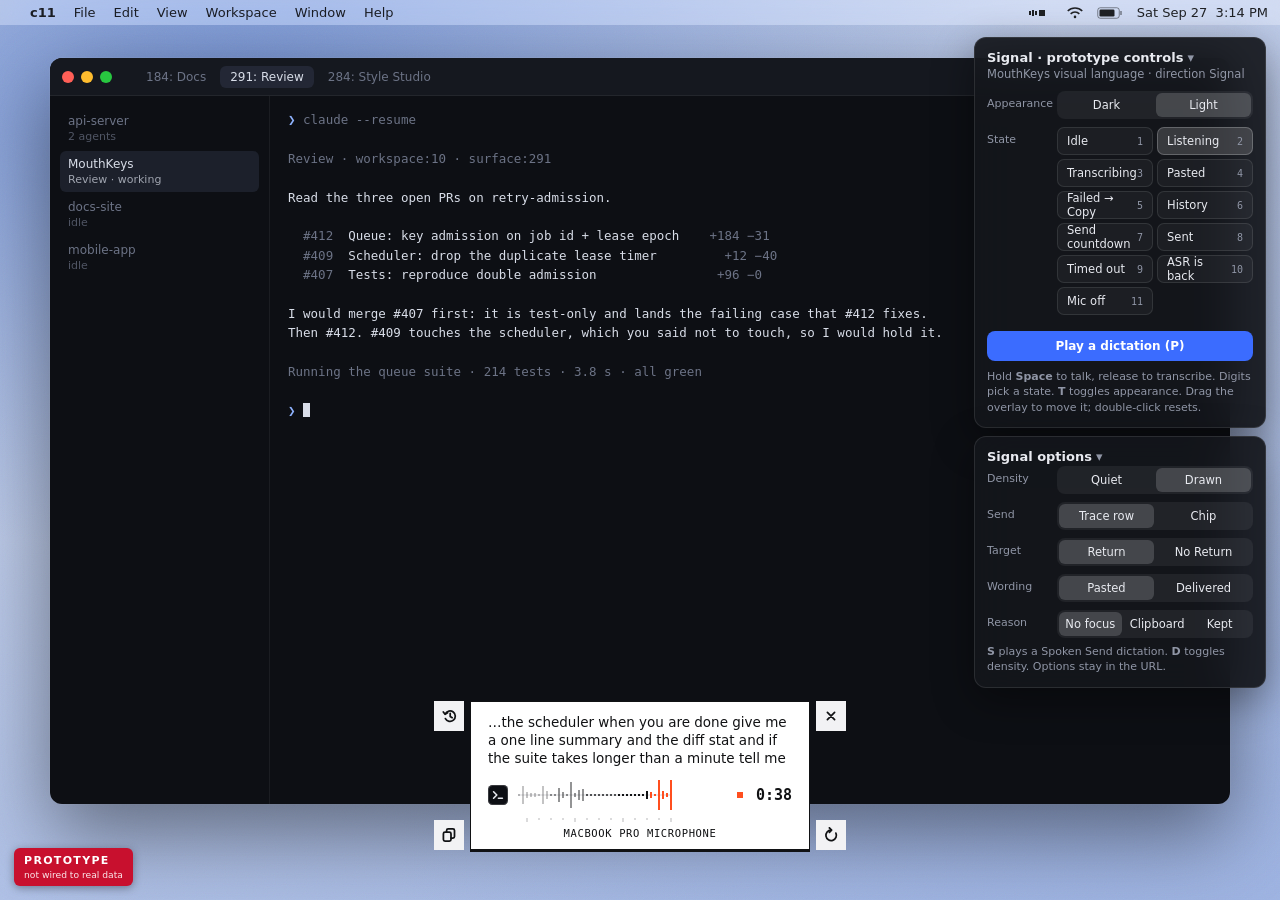
<file: design/visual-language/prototypes/signal/standalone.html>
<!doctype html>
<html lang="en">
<head>
<meta charset="utf-8">
<meta name="viewport" content="width=device-width, initial-scale=1">
<title>MouthKeys · Signal</title>
<style>
/* MouthKeys prototype stage: a mock macOS desktop that hosts each direction's overlay.
   Direction-agnostic. Each direction supplies its own overlay CSS on top. */

:root {
  --stage-font: -apple-system, "SF Pro Text", "SF Pro Display", system-ui, "Helvetica Neue", sans-serif;
  --stage-mono: "SF Mono", ui-monospace, Menlo, monospace;
  --menubar-h: 25px;
  --wall-a: #1f2a44;
  --wall-b: #3b4c7a;
  --wall-c: #8aa4d6;
  --term-bg: #0d0f14;
  --term-fg: #d8dde8;
  --term-dim: #6c7386;
  --term-accent: #8fb3ff;
  --ctrl-bg: rgba(20, 22, 28, 0.92);
  --ctrl-fg: #e8eaf0;
  --ctrl-dim: #9096a6;
  --ctrl-line: rgba(255, 255, 255, 0.10);
}

:root[data-appearance="light"] {
  --wall-a: #cfd9ee;
  --wall-b: #9db3e3;
  --wall-c: #6f8ed1;
}

* { box-sizing: border-box; }
html, body { height: 100%; margin: 0; }
body {
  font-family: var(--stage-font);
  background: var(--wall-a);
  color: #fff;
  overflow: hidden;
  -webkit-font-smoothing: antialiased;
  font-feature-settings: "tnum" 1;
}

/* ---------- desktop ---------- */
.desktop {
  position: fixed; inset: 0;
  background:
    radial-gradient(120% 90% at 18% 12%, var(--wall-c) 0%, transparent 55%),
    radial-gradient(90% 70% at 85% 95%, var(--wall-b) 0%, transparent 60%),
    linear-gradient(160deg, var(--wall-a) 0%, var(--wall-b) 100%);
}
.desktop::after { /* faint grain so glass has something to blur */
  content: ""; position: absolute; inset: 0; pointer-events: none; opacity: 0.08;
  background-image: url("data:image/svg+xml;utf8,<svg xmlns='http://www.w3.org/2000/svg' width='160' height='160'><filter id='n'><feTurbulence type='fractalNoise' baseFrequency='0.9' numOctaves='2' stitchTiles='stitch'/></filter><rect width='160' height='160' filter='url(%23n)' opacity='1'/></svg>");
}

/* ---------- menu bar ---------- */
.menubar {
  position: fixed; top: 0; left: 0; right: 0; height: var(--menubar-h);
  display: flex; align-items: center; justify-content: space-between;
  padding: 0 12px; font-size: 13px; font-weight: 500;
  color: rgba(255,255,255,0.92);
  background: rgba(10, 12, 20, 0.28);
  -webkit-backdrop-filter: blur(24px) saturate(160%);
  backdrop-filter: blur(24px) saturate(160%);
  z-index: 50;
}
:root[data-appearance="light"] .menubar { color: rgba(0,0,0,0.85); background: rgba(255,255,255,0.32); }
.menubar .left, .menubar .right { display: flex; align-items: center; gap: 18px; }
.menubar .apple { font-size: 15px; }
.menubar .app { font-weight: 700; }
.menubar .status { display: flex; align-items: center; gap: 14px; font-weight: 400; }
.menubar .status .lv-status { position: relative; display: inline-flex; align-items: center; height: 22px; padding: 0 6px; border-radius: 5px; cursor: default; }
.menubar .status .lv-status.open { background: rgba(255,255,255,0.18); }
:root[data-appearance="light"] .menubar .status .lv-status.open { background: rgba(0,0,0,0.12); }

/* ---------- background c11 window ---------- */
.c11 {
  position: fixed; left: 50%; top: 58px; transform: translateX(-50%);
  width: min(1180px, calc(100vw - 80px)); height: calc(100vh - 58px - 96px);
  border-radius: 12px; overflow: hidden;
  background: var(--term-bg); color: var(--term-fg);
  box-shadow: 0 30px 80px rgba(0,0,0,0.45), 0 0 0 0.5px rgba(255,255,255,0.12);
  display: grid; grid-template-rows: 38px 1fr; font-size: 12.5px;
}
.c11 .titlebar {
  display: flex; align-items: center; gap: 8px; padding: 0 12px;
  background: #15181f; border-bottom: 1px solid rgba(255,255,255,0.06);
  color: var(--term-dim); font-size: 12px;
}
.c11 .lights { display: flex; gap: 7px; margin-right: 8px; }
.c11 .lights i { width: 12px; height: 12px; border-radius: 50%; display: block; background: #3b3f4a; }
.c11 .lights i:nth-child(1) { background: #ff5f57; } .c11 .lights i:nth-child(2) { background: #febc2e; } .c11 .lights i:nth-child(3) { background: #28c840; }
.c11 .tabs { display: flex; gap: 4px; margin-left: 8px; }
.c11 .tab { padding: 4px 10px; border-radius: 6px; color: var(--term-dim); }
.c11 .tab.active { background: #232735; color: var(--term-fg); }
.c11 .body { display: grid; grid-template-columns: 220px 1fr; min-height: 0; }
.c11 .sidebar { border-right: 1px solid rgba(255,255,255,0.06); padding: 12px 10px; color: var(--term-dim); font-size: 12px; }
.c11 .sidebar .ws { padding: 6px 8px; border-radius: 6px; margin-bottom: 2px; }
.c11 .sidebar .ws.active { background: #1c202b; color: var(--term-fg); }
.c11 .sidebar .ws small { display: block; font-size: 11px; opacity: 0.7; margin-top: 2px; white-space: nowrap; overflow: hidden; text-overflow: ellipsis; }
.c11 .term { padding: 14px 18px; font-family: var(--stage-mono); font-size: 12.5px; line-height: 1.55; overflow: hidden; white-space: pre-wrap; }
.c11 .term .p { color: var(--term-accent); }
.c11 .term .d { color: var(--term-dim); }
.c11 .term .caret { display: inline-block; width: 7px; height: 14px; background: var(--term-fg); vertical-align: -2px; animation: caret 1s steps(1) infinite; }
.c11 .term .inserted { color: #fff; background: rgba(143,179,255,0.10); }
@keyframes caret { 50% { opacity: 0; } }

/* ---------- prototype controls ---------- */
.proto-badge {
  position: fixed; left: 14px; bottom: 14px; z-index: 100;
  font: 700 11px/1 var(--stage-font); letter-spacing: 0.12em;
  color: #fff; background: #c8102e; padding: 7px 10px; border-radius: 6px;
  box-shadow: 0 2px 8px rgba(0,0,0,0.35);
}
.proto-badge small { display: block; font-weight: 500; letter-spacing: 0; margin-top: 4px; opacity: 0.9; }

.proto-controls {
  position: fixed; top: calc(var(--menubar-h) + 12px); right: 14px; z-index: 100;
  width: 292px; background: var(--ctrl-bg); color: var(--ctrl-fg);
  border: 1px solid var(--ctrl-line); border-radius: 12px; padding: 12px;
  -webkit-backdrop-filter: blur(20px); backdrop-filter: blur(20px);
  box-shadow: 0 12px 40px rgba(0,0,0,0.4);
  font-size: 12px;
}
.proto-controls h1 { margin: 0 0 2px; font-size: 13px; font-weight: 700; }
.proto-controls .sub { color: var(--ctrl-dim); margin: 0 0 10px; font-size: 11.5px; }
.proto-controls .row { display: flex; gap: 6px; margin-bottom: 8px; }
.proto-controls .row label { width: 64px; color: var(--ctrl-dim); font-size: 11px; padding-top: 6px; flex: none; }
.proto-controls .seg { display: flex; gap: 2px; flex: 1; background: rgba(255,255,255,0.06); border-radius: 8px; padding: 2px; }
.proto-controls .seg button {
  flex: 1 1 0; min-width: 0; height: 24px; border: 0; border-radius: 6px; background: transparent; color: var(--ctrl-fg);
  font: 500 11.5px var(--stage-font); cursor: pointer; white-space: nowrap;
}
.proto-controls .seg button[aria-pressed="true"] { background: rgba(255,255,255,0.16); }
.proto-controls .states { display: grid; grid-template-columns: 1fr 1fr; gap: 4px; }
.proto-controls .states button {
  height: 28px; border: 1px solid var(--ctrl-line); border-radius: 7px; background: rgba(255,255,255,0.04);
  color: var(--ctrl-fg); font: 500 11.5px var(--stage-font); cursor: pointer; text-align: left; padding: 0 9px;
  display: flex; align-items: center; justify-content: space-between;
}
.proto-controls .states button kbd { font: 500 10px var(--stage-mono); color: var(--ctrl-dim); }
.proto-controls .states button[aria-pressed="true"] { background: rgba(255,255,255,0.16); border-color: rgba(255,255,255,0.22); }
.proto-controls .play {
  margin-top: 8px; width: 100%; height: 30px; border: 0; border-radius: 8px; background: #3b6cff; color: #fff;
  font: 600 12px var(--stage-font); cursor: pointer;
}
.proto-controls .play[aria-pressed="true"] { background: #2b4fbf; }
.proto-controls .hint { color: var(--ctrl-dim); font-size: 11px; margin: 8px 0 0; line-height: 1.4; }
.proto-controls.collapsed > *:not(h1) { display: none; }
.proto-controls h1 { cursor: pointer; user-select: none; }
.proto-controls h1::after { content: "  ▾"; color: var(--ctrl-dim); font-weight: 400; }
.proto-controls.collapsed h1::after { content: "  ▸"; }

/* ---------- overlay host ---------- */
.overlay-host {
  position: fixed; left: 0; right: 0; bottom: 0; height: 0; z-index: 60;
  display: flex; justify-content: center; align-items: flex-end;
  pointer-events: none;
}
.overlay-host > * { pointer-events: auto; }

@media (prefers-reduced-motion: reduce) {
  * { animation-duration: 0.001s !important; transition-duration: 0.001s !important; }
}

</style>
<style>
/* =====================================================================================
   SIGNAL v4: the overlay as an engineering drawing that stays quiet until you reach for it.
   Zero gradients, zero blur, zero glow, zero radius. Square solid surfaces, 1 px rules, SF Mono for
   every number and label, one accent (international orange). Schematic selection brackets draw
   OUTSIDE the box's corners, only under the pointer.

   Native mapping (SwiftUI / AppKit on macOS 15 and 26):
   - Surfaces: Rectangle().fill(surface) + .strokeBorder(edge, lineWidth: 1). No corner radius anywhere.
     Borderless non-activating NSPanel, hasShadow = false.
   - Drop rule: .shadow(color:, radius: 0, x: 0, y: 2) (a flat, unblurred offset), or a second
     shape offset y +2 behind the surface.
   - Selection brackets (.tk): one Path in the surface's .overlay, drawn OUTSIDE the frame
     (.padding(-(gap + 0.75)) so the stroke's inner edge sits `gap` pt clear of the box): four L
     sub-paths (move(to: corner + len along y), addLine(to: corner), addLine(to: corner + len along x)),
     stroked 1.5 pt, lineCap .butt, lineJoin .miter. .allowsHitTesting(false), no layout effect.
     Shown on .onHover with .opacity(hovering ? 1 : 0).animation(.linear(duration: 0.06)).
   - Voice trace and graticule: one Canvas in a TimelineView(.animation); fill(Path(rect)) per
     bar and per graticule tick, integer-snapped.
   - Type: .system(size:weight:) for prose; .system(size:weight:design: .monospaced) for every
     number and label, .textCase(.uppercase) + .tracking(0.6).
   ===================================================================================== */

:root {
  --sg-font: -apple-system, "SF Pro Text", "SF Pro Display", system-ui, "Helvetica Neue", sans-serif;
  /* SF Mono. Safari resolves ui-monospace to SF Mono; Chrome cannot see the hidden system copy and
     falls back to Menlo, which has the same 0.6 em advance. Native: .monospaced design. */
  --sg-mono: "SF Mono", ui-monospace, Menlo, monospace;
  --sg-accent: #FF4F1F;          /* international orange: the only colour in the system */
  --sg-on-accent: #111214;

  /* diagram grammar: schematic selection brackets, outside the box */
  --tk-len: 10px;                /* bracket arm length, measured from the outer vertex */
  --tk-w: 1.5px;                 /* bracket stroke */
  --tk-gap: 3px;                 /* clear space between the box edge and the bracket's inner edge */

  /* dark (default) */
  --sg-surface: #111214;
  --sg-edge: #2C2E33;
  --sg-chip: #1A1B1F;
  --sg-chip-edge: #2C2E33;
  --sg-drop: 0 2px 0 rgba(0, 0, 0, 0.35);
  --sg-ink: #FFFFFF;             /* trace ink */
  --sg-text: rgba(255, 255, 255, 0.92);
  --sg-text-2: rgba(255, 255, 255, 0.58);
  --sg-text-dim: rgba(255, 255, 255, 0.46);
  --sg-glyph: rgba(255, 255, 255, 0.85);
  --sg-glyph-off: rgba(255, 255, 255, 0.28);
  --sg-rule: #2C2E33;
  --sg-midline: #2C2E33;
  --sg-bracket: rgba(255, 255, 255, 0.78);  /* selection brackets (pill, card, chips) */
  --sg-grat: rgba(255, 255, 255, 0.20);     /* graticule and leader */
  --sg-inv-bg: #FFFFFF;
  --sg-inv-fg: #111214;
  --sg-inv-fg-2: rgba(17, 18, 20, 0.62);
  --sg-menu: #1A1B1F;
}
:root[data-appearance="light"] {
  --sg-surface: #FFFFFF;
  --sg-edge: #111214;
  --sg-chip: #F2F2F4;
  --sg-chip-edge: #111214;
  --sg-drop: 0 2px 0 #111214;
  --sg-ink: #111214;
  --sg-text: #111214;
  --sg-text-2: #111214;          /* print: secondary text is still true ink; size, case and weight carry it */
  --sg-text-dim: rgba(17, 18, 20, 0.50);
  --sg-glyph: #111214;
  --sg-glyph-off: rgba(17, 18, 20, 0.28);
  --sg-rule: #111214;
  --sg-midline: #D3D4D8;
  --sg-bracket: #111214;
  --sg-grat: rgba(17, 18, 20, 0.30);
  --sg-inv-bg: #111214;
  --sg-inv-fg: #FFFFFF;
  --sg-inv-fg-2: rgba(255, 255, 255, 0.66);
  --sg-menu: #FFFFFF;
}

/* ---------- the tick primitive: an 8-tick corner bracket (four L corners, nothing along the edges) ---------- */
/* Outside the box: no layout, no hit-testing. A surface with a drop rule measures its bottom gap from the rule's
   bottom edge (--tk-drop), so the bracket never doubles the printed rule. Each bracket is drawn twice: a 1 pt
   knockout halo in the surface colour (.tk-halo), then the ink stroke, so it reads over any backdrop (a black
   terminal behind a light-mode overlay, a white page behind a dark one). Native: stroke the same Path twice. */
.tk {
  --tk-o: calc(var(--tk-gap) + var(--tk-w) + var(--tk-hx, 0px));
  position: absolute; inset: calc(-1 * var(--tk-o)); bottom: calc(-1 * (var(--tk-o) + var(--tk-drop, 0px)));
  pointer-events: none; z-index: 2; opacity: 0; transition: opacity 60ms linear; color: var(--sg-bracket);
}
.tk.tk-halo { --tk-hx: 1px; --tk-l: calc(var(--tk-len) + 2px); --tk-s: calc(var(--tk-w) + 2px); color: var(--sg-surface); z-index: 1; }
.tk i { position: absolute; width: var(--tk-l, var(--tk-len)); height: var(--tk-l, var(--tk-len)); box-sizing: border-box; border: 0 solid currentColor; }
.tk i:nth-child(1) { top: 0; left: 0; border-top-width: var(--tk-s, var(--tk-w)); border-left-width: var(--tk-s, var(--tk-w)); }
.tk i:nth-child(2) { top: 0; right: 0; border-top-width: var(--tk-s, var(--tk-w)); border-right-width: var(--tk-s, var(--tk-w)); }
.tk i:nth-child(3) { bottom: 0; left: 0; border-bottom-width: var(--tk-s, var(--tk-w)); border-left-width: var(--tk-s, var(--tk-w)); }
.tk i:nth-child(4) { bottom: 0; right: 0; border-bottom-width: var(--tk-s, var(--tk-w)); border-right-width: var(--tk-s, var(--tk-w)); }

/* ---------- overlay root: [rail] [pill] [rail], bottom-aligned ---------- */
.sg {
  --pill-w: 340px;
  --pill-h: 149px;               /* 12 + 54 preview + 6 + 50 trace row (44 trace + 6 ruler) + 4 + 13 mic + 10 */
  position: relative;
  display: flex; align-items: flex-end; gap: 6px;
  margin-bottom: 50px;
  font-family: var(--sg-font);
  -webkit-font-smoothing: antialiased;
  font-variant-numeric: tabular-nums;
  user-select: none; -webkit-user-select: none;
  cursor: default;
}
.sg.is-hidden { opacity: 0; transition: opacity 120ms linear; pointer-events: none; }
.sg.is-gone { visibility: hidden; }

.sg-rail {
  position: relative; width: 30px; height: var(--pill-h);
  display: flex; flex-direction: column; justify-content: space-between;
}

/* ---------- chips: one style. At rest a solid square (the fill keeps glyphs legible over a busy terminal),
   no edge, no bracket. Hover draws a selection bracket OUTSIDE the chip (2 pt gap, 6 pt arms) in ink.
   Press and latch invert. ---------- */
.sg-chip {
  position: relative;
  width: 30px; height: 30px; padding: 0; margin: 0; border: 0; border-radius: 0; overflow: visible;
  background: var(--sg-chip); color: var(--sg-glyph); box-shadow: none;
  display: grid; place-items: center; cursor: default; outline: none;
  transition: background-color 60ms linear, color 60ms linear, box-shadow 60ms linear;
}
.sg-chip svg { display: block; width: 16px; height: 16px; }
.sg-chip .g-check { display: none; }
.sg-chip .tk { --tk-gap: 2px; --tk-len: 6px; }            /* chips carry no drop rule */
.sg-chip:hover:not(:disabled) .tk, .sg-chip.is-hover .tk { opacity: 1; }
/* Inverted (pressed, or latched while its card is open). A 1 px keyline in the surface colour keeps the key's
   shape on any backdrop: a black key over a black terminal would otherwise vanish. Native: an outer strokeBorder. */
.sg-chip.is-latched, .sg-chip.is-pressed {
  background: var(--sg-inv-bg); color: var(--sg-inv-fg); box-shadow: 0 0 0 1px var(--sg-surface);
}
.sg-chip.is-copied { background: var(--sg-accent); color: var(--sg-on-accent); box-shadow: none; }
.sg-chip.is-copied .g-main { display: none; }
.sg-chip.is-copied .g-check { display: block; }
.sg-chip:disabled { color: var(--sg-glyph-off); }
.sg-chip:focus-visible { box-shadow: inset 0 0 0 2px var(--sg-accent); }

/* ---------- pill ---------- */
.sg-pill {
  position: relative; width: var(--pill-w); box-sizing: border-box;
  padding: 12px 18px 10px;
  background: var(--sg-surface); border-radius: 0;
  box-shadow: inset 0 0 0 1px var(--sg-edge), var(--sg-drop);   /* 1 px edge + flat 2 pt drop rule, unblurred */
  overflow: visible;                                              /* the brackets live outside the frame */
  display: flex; flex-direction: column;
}
.sg-pill { --tk-drop: 2px; }
/* Brackets are a hover affordance that marks what is under the pointer: the pill's draw while the pointer is
   over the pill or the rails' empty gutter; over a chip or the history card, that element's own brackets draw
   instead (the 6 pt gutter cannot hold two brackets side by side). Never at rest, never orange. */
.sg:hover:not(:has(.sg-chip:not(:disabled):hover, .sg-hist:hover, .sg-textbtn:hover)) .sg-pill > .tk, .sg.is-hover .sg-pill > .tk { opacity: 1; }

.sg-top { position: relative; height: 54px; }           /* reserved: the 3-line preview, all non-failed states */
.sg-gap { height: 6px; flex: none; }                     /* + the trace's own 2 pt top margin = 8 */

/* trace row: [target-app icon 20] [trace] [placard, 7ch reserved] [■ 6] [timer, 5ch reserved], centred on the
   trace midline. The trace width is computed from the measured placard and timer so the right group ends on the
   text column's right edge; under ?send=chip there is no placard and the trace takes the room back. */
.sg-trace-row { height: 50px; flex: none; display: flex; align-items: flex-start; }
.sg-app { width: 20px; height: 20px; flex: none; margin-top: 12px; }
.sg-app svg { display: block; }
.sg-trace { display: block; flex: none; height: 50px; margin-left: 10px; }  /* 44 trace + 6 age ruler below; width from the bar count */
/* Spoken Send placard: empty at rest, width reserved for "NO SEND". */
.sg-placard {
  flex: none; margin-left: auto; margin-top: 15px; height: 14px; width: calc(7 * (1ch + 0.06em)); overflow: hidden;
  font: 600 10.5px/14px var(--sg-mono); letter-spacing: 0.06em; text-transform: uppercase; text-align: right; white-space: nowrap;
  color: var(--sg-text);
}
.sg[data-send="armed"] .sg-placard, .sg[data-send="countdown"] .sg-placard { color: var(--sg-accent); }
.sg[data-send="noreturn"] .sg-placard { color: var(--sg-text-dim); }
.sg[data-sendui="chip"] .sg-placard { display: none; }
.sg-readout {
  flex: none; margin-top: 13px; height: 18px; margin-left: 6px;
  display: flex; align-items: center; gap: 4px;
  font: 600 15px/18px var(--sg-mono); color: var(--sg-text);
}
.sg[data-sendui="chip"] .sg-readout { margin-left: auto; }
.sg-time { display: inline-block; width: 5ch; text-align: right; }   /* reserved for "99:59": never shifts */
.sg-dot { width: 6px; height: 6px; flex: none; box-sizing: border-box; }
.sg[data-family="live"] .sg-dot { background: var(--sg-accent); }                                   /* mic open */
.sg[data-state="transcribing"] .sg-dot, .sg[data-state="countdown"] .sg-dot,
.sg[data-state="micoff"] .sg-dot { box-shadow: inset 0 0 0 1.5px var(--sg-accent); }                /* mic closed or unavailable */
.sg[data-state="countdown"] .sg-time { color: var(--sg-accent); }                                    /* the send countdown, 1.5 → 0.0 */
.sg[data-state="countdown"][data-send="canceled"] .sg-time { color: var(--sg-text); }
.sg[data-state="micoff"] .sg-time { color: var(--sg-text-dim); }

/* mic row: bottom centre, the same in every visible state */
.sg-mic {
  flex: none; margin-top: 4px; height: 13px; text-align: center;
  font: 500 10.5px/13px var(--sg-mono); letter-spacing: 0.06em; text-transform: uppercase;
  color: var(--sg-text-2); white-space: nowrap; overflow: hidden; text-overflow: ellipsis;
}

.sg-preview { height: 54px; overflow: hidden; }
.sg-preview p { margin: 0; font: 500 13.5px/18px var(--sg-font); color: var(--sg-text); overflow-wrap: break-word; }
.sg[data-state="transcribing"] .sg-preview p { color: var(--sg-text-dim); }
.sg[data-state="micoff"] .sg-mic { color: var(--sg-text); }

/* delivered: swaps the preview for one statement of equal height */
.sg-rec { position: relative; height: 54px; }
.sg-done { position: absolute; inset: 0; display: none; align-items: center; gap: 14px; }
.sg-stamp { width: 30px; height: 30px; flex: none; border-radius: 0; background: var(--sg-accent); color: var(--sg-on-accent); display: grid; place-items: center; }
.sg-done-text { display: flex; flex-direction: column; gap: 3px; }
.sg-done-text b { font: 600 16px/20px var(--sg-font); color: var(--sg-text); }
.sg-done-text span { font: 500 10.5px/14px var(--sg-mono); letter-spacing: 0.06em; text-transform: uppercase; color: var(--sg-text-2); }
.sg[data-family="outcome"] .sg-rec { visibility: hidden; }          /* delivered (pasted) and sent */
.sg[data-family="outcome"] .sg-done { display: flex; }

/* Notice row (asrback): a lighter swap inside the reserved 54 pt preview slot, like Pasted. No growth, no top rule.
   Line 1 headline, line 2 reason, line 3 inline text actions: Reprocess (accent, glyph, no fill; hover draws its
   outside bracket like a chip, press inverts) · Dismiss. */
.sg-notice { position: absolute; inset: 0; display: none; }
.sg[data-family="notice"] .sg-rec { visibility: hidden; }
.sg[data-family="notice"] .sg-notice { display: block; }
.sg-notice b { display: block; font: 600 13.5px/18px var(--sg-font); color: var(--sg-text); }
.sg-notice span.r { display: block; font: 400 13px/18px var(--sg-font); color: var(--sg-text-2); }
.sg-notice .acts { height: 18px; display: flex; align-items: center; gap: 6px; font: 400 13px/18px var(--sg-font); color: var(--sg-text-2); }
.sg-textbtn {
  position: relative; height: 18px; margin: 0 -4px; padding: 0 4px; border: 0; border-radius: 0; background: none; overflow: visible;
  display: inline-flex; align-items: center; gap: 5px; cursor: default; outline: none;
  font: 500 13px/18px var(--sg-font); color: var(--sg-text-2);
  transition: background-color 60ms linear, color 60ms linear;
}
.sg-textbtn.accent { font-weight: 600; color: var(--sg-accent); }
.sg-textbtn svg { display: block; width: 12px; height: 12px; flex: none; }
.sg-textbtn .tk { --tk-gap: 2px; --tk-len: 6px; }
.sg-textbtn:hover .tk { opacity: 1; }
.sg-textbtn.is-pressed { background: var(--sg-inv-bg); color: var(--sg-inv-fg); }

/* Recovery card family (failed, timedout, micoff): one anatomy. The pill grows upward; the trace row,
   the mic row, the rails and the chips stay put. Headline, reason line, [transcript, failed only], action row. */
.sg-card { display: none; }
.sg-fail-rule { position: absolute; top: 0; left: 0; right: 0; height: 2px; background: var(--sg-accent); display: none; }
.sg[data-family="card"] .sg-top { height: auto; }
.sg[data-family="card"] .sg-rec { display: none; }
.sg[data-family="card"] .sg-card { display: block; }
.sg[data-family="card"] .sg-fail-rule { display: block; }
.sg-card h3 { margin: 0; font: 600 13.5px/18px var(--sg-font); color: var(--sg-text); }
.sg-reason {
  margin: 4px 0 0; min-height: 17px; font: 400 13px/17px var(--sg-font); color: var(--sg-text-2);
  display: -webkit-box; -webkit-box-orient: vertical; -webkit-line-clamp: 2; overflow: hidden;
}
.sg-card-text {
  margin: 6px 0 0; height: 51px; font: 400 13px/17px var(--sg-font); color: var(--sg-text);
  display: -webkit-box; -webkit-box-orient: vertical; -webkit-line-clamp: 3; overflow: hidden;
}
.sg-card-text[hidden] { display: none; }
.sg-actions { margin-top: 12px; height: 28px; display: flex; align-items: center; gap: 16px; }
.sg-primary {
  min-width: 88px; height: 28px; padding: 0 12px; border: 0; border-radius: 0; box-sizing: border-box;
  background: var(--sg-accent); color: var(--sg-on-accent);
  font: 600 13px/28px var(--sg-font); cursor: default; outline: none; white-space: nowrap;
  display: grid; place-items: center;
  transition: background-color 60ms linear, color 60ms linear;
}
.sg-primary > span { grid-area: 1 / 1; display: inline-flex; align-items: center; gap: 6px; }
.sg-primary svg { display: block; width: 13px; height: 13px; flex: none; }
.sg-primary .b { visibility: hidden; }
.sg-primary.is-copied .a { visibility: hidden; }
.sg-primary.is-copied .b { visibility: visible; }
.sg-primary.is-pressed { background: var(--sg-inv-bg); color: var(--sg-inv-fg); }
.sg-dismiss {
  height: 28px; padding: 0; border: 0; background: none; color: var(--sg-text);
  font: 500 13px/28px var(--sg-font); cursor: default; outline: none;
  text-decoration: underline; text-decoration-color: transparent; text-underline-offset: 3px; text-decoration-thickness: 1px;
}
.sg-dismiss:hover { text-decoration-color: currentColor; }
.sg-dismiss.is-pressed { color: var(--sg-accent); }
.sg-fail-meta { margin-left: auto; font: 500 10.5px/28px var(--sg-mono); letter-spacing: 0.06em; text-transform: uppercase; color: var(--sg-text-2); }

/* ---------- history card: an engineering table ---------- */
.sg-hist {
  position: absolute; left: 0; bottom: calc(100% + 6px); z-index: 5;
  width: 480px; max-height: 480px; box-sizing: border-box;
  background: var(--sg-surface); border-radius: 0;
  border: 1px solid var(--sg-edge);                    /* a real border: an inverted row never paints over it */
  box-shadow: var(--sg-drop);
  overflow: visible; display: none; flex-direction: column;   /* the list scrolls; the brackets sit outside */
}
.sg-hist { --tk-drop: 2px; }
.sg-hist > .tk { --tk-gap: 4px; }   /* absolute children start at the padding edge: 1 pt border + 3 pt clear */
.sg-hist:hover > .tk { opacity: 1; }
.sg-hist.is-open { display: flex; }
/* A recovery card grows the pill above the rail by --grow (measured per state); a history card opened then clears it. */
.sg-hist { bottom: calc(100% + 6px + var(--grow, 0px)); }
.sg-hist header, .sg-hist footer {
  flex: none; padding: 0 19px; display: flex; align-items: center; justify-content: space-between;
  font: 500 10px/1 var(--sg-mono); letter-spacing: 0.06em; text-transform: uppercase; color: var(--sg-text-2);
}
.sg-hist header { height: 36px; box-shadow: inset 0 -1px 0 var(--sg-rule); }
.sg-hist header b { font-weight: 600; color: var(--sg-text); }
/* Title block: a ruled strip on the card's bottom edge, two cells. */
.sg-hist footer { height: 28px; padding: 0; box-shadow: inset 0 1px 0 var(--sg-rule); }
.sg-hist footer span { padding: 0 19px; height: 100%; display: flex; align-items: center; }
.sg-hist footer span + span { box-shadow: inset 1px 0 0 var(--sg-rule); color: var(--sg-text); font-weight: 600; }
.sg-hist ol { list-style: none; margin: 0; padding: 0; overflow-y: auto; scrollbar-width: none; flex: 1 1 auto; min-height: 0; }
.sg-hist ol::-webkit-scrollbar { display: none; }
.sg-hday {
  height: 28px; padding: 0 19px; display: flex; align-items: center;
  font: 500 10px/1 var(--sg-mono); letter-spacing: 0.06em; text-transform: uppercase; color: var(--sg-text-2);
  border-top: 1px solid var(--sg-rule);
}
.sg-hday:first-child { border-top: 0; }
.sg-hrow {
  --c1: var(--sg-text); --c2: var(--sg-text-2);
  display: grid; grid-template-columns: 68px 1fr; padding: 11px 19px 12px;
  border-top: 1px solid var(--sg-rule); cursor: default;
}
.sg-hrow:hover, .sg-hrow.is-hover { background: var(--sg-inv-bg); --c1: var(--sg-inv-fg); --c2: var(--sg-inv-fg-2); }
.sg-hidx { display: flex; flex-direction: column; gap: 3px; font: 600 11.5px/17px var(--sg-mono); color: var(--c2); }
.sg-hidx span { font: 500 10px/14px var(--sg-mono); letter-spacing: 0.04em; }
.sg-hbody p {
  margin: 0; font: 400 13px/18px var(--sg-font); color: var(--c1);
  display: -webkit-box; -webkit-box-orient: vertical; -webkit-line-clamp: 4; overflow: hidden;
}
.sg-hmeta { margin-top: 6px; display: flex; align-items: center; font: 500 10.5px/15px var(--sg-mono); letter-spacing: 0.06em; text-transform: uppercase; color: var(--c2); }
.sg-flag { display: inline-flex; align-items: center; gap: 6px; margin-left: 12px; font-weight: 600; color: var(--c1); }
.sg-flag i { width: 6px; height: 6px; background: var(--sg-accent); }

/* ---------- Spoken Send, alternative (?send=chip): a fifth chip in the trailing rail's reserved middle slot ---------- */
.sg-chip[data-chip="send"] { position: absolute; left: 0; top: 60px; visibility: hidden; }
.sg[data-sendui="chip"]:not([data-send="none"]) .sg-chip[data-chip="send"] { visibility: visible; }
.sg-chip[data-chip="send"] .g-main { color: var(--sg-accent); }
.sg[data-send="canceled"] .sg-chip[data-chip="send"] .g-main { color: var(--sg-glyph); }
.sg[data-send="noreturn"] .sg-chip[data-chip="send"] .g-main { color: var(--sg-glyph-off); }
.sg-chip .sg-ring { position: absolute; left: 0; top: 0; width: 30px; height: 30px; pointer-events: none; overflow: visible; }
.sg-ring path { fill: none; stroke: var(--sg-accent); stroke-width: 1.5; stroke-linecap: butt; stroke-linejoin: miter; }
.sg[data-send="canceled"] .sg-ring path { stroke: var(--sg-bracket); }
.sg[data-send="noreturn"] .sg-ring { display: none; }

/* ---------- menu bar item + menu ---------- */
#lv-menubar-slot .lv-status { justify-content: center; color: inherit; }
#lv-menubar-slot .lv-status svg { display: block; }
#lv-menubar-slot .lv-status .mb-bracket { opacity: 0; transition: opacity 60ms linear; }
#lv-menubar-slot .lv-status:hover .mb-bracket, #lv-menubar-slot .lv-status.open .mb-bracket { opacity: 1; }
.sg-menu {
  position: fixed; z-index: 120; min-width: 262px; box-sizing: border-box; padding: 5px;
  background: var(--sg-menu); color: var(--sg-text); border-radius: 0;
  box-shadow: inset 0 0 0 1px var(--sg-edge), var(--sg-drop);
  font: 400 13px/1 var(--sg-font); display: none;
}
.sg-menu.is-open { display: block; }
.sg-mh {
  height: 24px; padding: 0 9px; display: flex; align-items: center; justify-content: space-between;
  font: 500 10px/1 var(--sg-mono); letter-spacing: 0.06em; text-transform: uppercase; color: var(--sg-text-2);
}
.sg-mh b { font-weight: 600; color: var(--sg-text); display: inline-flex; align-items: center; gap: 6px; }
.sg-mh b i { width: 6px; height: 6px; background: var(--sg-accent); display: none; }
.sg-mh b.on i { display: block; }
.sg-mi {
  height: 22px; padding: 0 9px; border-radius: 0; display: flex; align-items: center; gap: 8px;
  color: var(--sg-text); white-space: nowrap;
}
.sg-mi > span { flex: 1; }
.sg-mi kbd, .sg-mi em { font: 400 13px/1 var(--sg-font); font-style: normal; color: var(--sg-text-2); }
.sg-mi svg { flex: none; color: var(--sg-text-2); }
.sg-mi:hover { background: var(--sg-inv-bg); color: var(--sg-inv-fg); }
.sg-mi:hover kbd, .sg-mi:hover em, .sg-mi:hover svg { color: var(--sg-inv-fg-2); }
.sg-msep { height: 1px; margin: 5px 9px; background: var(--sg-rule); }
:root[data-appearance="light"] .sg-msep { background: rgba(17, 18, 20, 0.16); }

/* ---------- prototype-only: "Signal options" strip under the stage's controls (uses the stage's own classes) ---------- */
.proto-controls.sg-options { top: 0; }
.sg-options .row:last-of-type { margin-bottom: 0; }
.sg-options .hint { margin-top: 6px; }

@media (prefers-reduced-motion: reduce) {
  .sg.is-hidden { transition: none; }
}
</style>
</head>
<body>
<script>
// MouthKeys — shared mock data for the visual-language prototypes.
// Realistic dictations: prompts to coding agents in c11, emails, notes.
// Durations in seconds, word counts real, mics and target apps as they appear on a Mac.
// Not wired to real data.

window.LV_MOCK = {
  mics: [
    { name: "MacBook Pro Microphone", kind: "builtin" },
    { name: "AirPods Pro", kind: "bluetooth" },
    { name: "Hollyland Lapel Mic", kind: "usb" },
    { name: "Studio Display Microphone", kind: "builtin" },
  ],
  targets: [
    { app: "c11", icon: "c11", title: "Style Studio — c11" },
    { app: "Mail", icon: "mail", title: "Re: Q4 rollout — Mail" },
    { app: "Notes", icon: "notes", title: "Launch checklist — Notes" },
    { app: "Slack", icon: "slack", title: "#eng-platform — Slack" },
    { app: "Safari", icon: "safari", title: "Pull request 412 — Safari" },
  ],
  // Live listening snippets: what the streaming preview shows while speaking.
  livePreview: [
    "okay so the retry path is still admitting duplicates when the queue",
    "make the overlay follow the system appearance but keep the trace",
    "can you look at why the second display gets the wrong",
  ],
  // History: newest first. seconds = recording duration.
  history: [
    {
      id: "h1", when: "2026-09-27T15:04:12", target: "c11", mic: "MacBook Pro Microphone", seconds: 41, words: 118, delivered: true,
      text: "Okay, take a look at the retry admission path in the queue worker. When the same job ID lands twice inside the lease window we are admitting both, and the second one clobbers the first one's checkpoint. I think the fix is to key the admission set on job ID plus lease epoch instead of just job ID. Write a failing test first that reproduces the double admission, then fix it, then run the whole queue suite. Don't touch the scheduler. When you're done give me a one-line summary and the diff stat.",
    },
    {
      id: "h2", when: "2026-09-27T14:51:40", target: "c11", mic: "MacBook Pro Microphone", seconds: 12, words: 34, delivered: true,
      text: "Rename the tab to Review, set the description, and then read the three open PRs on the retry-admission branch and tell me which one you'd merge first and why.",
    },
    {
      id: "h3", when: "2026-09-27T14:38:05", target: "c11", mic: "MacBook Pro Microphone", seconds: 66, words: 189, delivered: false,
      text: "So the thing I want to change about the overlay is that the chips should never move. Right now when the failure row appears the whole pill grows upward and the rails re-center, and that means my cursor is no longer over the cancel chip. Reserve the height for the failure row from the start, or anchor the rails to the bottom of the pill so that they stay put when the pill grows. Also I want the trace to keep scrolling during silence, the bars should just be tiny, not stopped, because a stopped trace reads as a hang. And one more thing: the copy chip needs feedback, a checkmark for a second or a little pulse, anything, right now I click it and I have no idea if it worked. Do the reserve-height change first since it's the one that bites me most, ship it as its own commit, then the silence scrolling, then the copy feedback. Screenshot each state and put them in the PR description.",
    },
    {
      id: "h4", when: "2026-09-27T13:20:33", target: "Mail", mic: "AirPods Pro", seconds: 38, words: 96, delivered: true,
      text: "Hi Priya, thanks for the walkthrough yesterday. Two things from our side. First, we can commit to the October 14 date for the pilot as long as the SSO piece lands by the 7th. Second, on pricing, let's keep the per-seat number where it is and revisit after the first ninety days with real usage. I'll send the revised order form tomorrow morning. If anything in there is off, just call me. Best, Sam",
    },
    {
      id: "h5", when: "2026-09-27T12:02:19", target: "Notes", mic: "AirPods Pro", seconds: 24, words: 61, delivered: true,
      text: "Launch checklist note. The desktop build is the fixed point. The mobile build follows a week later. Anything that touches billing waits for the whole team to sign off, which means the pricing page only changes on release day. Write this down properly in the release doc and stop re-deriving it every sprint.",
    },
    {
      id: "h6", when: "2026-09-27T11:47:58", target: "c11", mic: "Hollyland Lapel Mic", seconds: 9, words: 22, delivered: true,
      text: "Status check. What's merged, what's in flight, what's blocked, and what do you need from me. Numbered.",
    },
    {
      id: "h7", when: "2026-09-27T11:31:02", target: "Slack", mic: "Hollyland Lapel Mic", seconds: 19, words: 47, delivered: true,
      text: "Heads up, the nightly sync job paused itself overnight after three failed pushes. I've restarted it and it's caught up, but if anybody pushed to the staging mirror between two and six this morning double check it landed.",
    },
    {
      id: "h8", when: "2026-09-27T10:58:44", target: "c11", mic: "MacBook Pro Microphone", seconds: 53, words: 142, delivered: true,
      text: "Let's do the paste safety work. The bug is that when the transcription finishes fast, under about three hundred milliseconds, the modifier flags from the hotkey are still held when we synthesize command V, so the paste turns into a command shift V or nothing. Wait for the flags to clear, poll the current flags with a short timeout, and only then post the paste event. If they never clear within half a second, fall back to typing the text character by character. Add a log line for each path so I can see which one fired. Test it in c11 and in TextEdit.",
    },
    {
      id: "h9", when: "2026-09-26T18:12:27", target: "Mail", mic: "MacBook Pro Microphone", seconds: 71, words: 203, delivered: true,
      text: "Hi Marcus, following up on the design review. I agree the settings window is doing too much. My proposal is that we cut it to four panes: general, microphone, hotkeys, and dictionary. Everything about AI providers goes away in this fork because we're not shipping the intelligence layer. The stats page also goes. History stays but becomes a plain list you can search, with the transcript as the main thing you see, not a card with five badges. On the overlay, I'm keeping the vertical rail and the wide trace. I've spent six weeks on those and they're right. What I want from a new visual language is that everything else falls in line behind them. Let me know if you want to pair on it Thursday, I'll have prototypes by then. Thanks, Atin",
    },
    {
      id: "h10", when: "2026-09-26T16:40:09", target: "c11", mic: "AirPods Pro", seconds: 5, words: 11, delivered: true,
      text: "Yes, go ahead and merge it. Then close the worktree.",
    },
    {
      id: "h11", when: "2026-09-26T16:02:51", target: "c11", mic: "AirPods Pro", seconds: 88, words: 251, delivered: true,
      text: "New task. I want a small command line tool called sensorq that reads the room sensor over Bluetooth and prints CO2, temperature, humidity and pressure as one line, with a JSON flag for scripts. It should cache the last reading for sixty seconds so that ten scripts asking at once don't hammer the sensor. If the sensor is out of range print a clear error with the last known reading and its age, don't just hang. Use the existing Bluetooth helper in the shared utilities package rather than writing a new one. Ship it with a short readme that explains how to call it and how to tell if the reading is stale. Tests should run without the sensor present, so mock the Bluetooth layer. Keep the whole thing under five hundred lines if you can. When it's done, run it for real once, paste the real output into the PR, and tell me how long the cold read took.",
    },
    {
      id: "h12", when: "2026-09-26T15:21:36", target: "Safari", mic: "MacBook Pro Microphone", seconds: 15, words: 39, delivered: true,
      text: "Looks good to me. One nit: the error message on line 42 says microphone unavailable but the actual cause is the permission being denied, so say that instead. Approving now, fix the message before merge.",
    },
  ],
};

// Helpers shared by prototypes.
window.LV = {
  fmtDuration(s) {
    const m = Math.floor(s / 60), r = s % 60;
    return m ? `${m}:${String(r).padStart(2, "0")}` : `0:${String(r).padStart(2, "0")}`;
  },
  fmtTime(iso) {
    const d = new Date(iso);
    let h = d.getHours(), ap = h >= 12 ? "PM" : "AM"; h = h % 12 || 12;
    return `${h}:${String(d.getMinutes()).padStart(2, "0")} ${ap}`;
  },
  fmtDay(iso) {
    const d = new Date(iso), now = new Date("2026-09-27T16:00:00");
    const sameDay = d.toDateString() === now.toDateString();
    if (sameDay) return "Today";
    const y = new Date(now); y.setDate(now.getDate() - 1);
    if (d.toDateString() === y.toDateString()) return "Yesterday";
    return d.toLocaleDateString(undefined, { month: "short", day: "numeric" });
  },
  // Deterministic pseudo-random for repeatable traces.
  seeded(seed) {
    let s = seed >>> 0;
    return () => { s = (s * 1664525 + 1013904223) >>> 0; return s / 4294967296; };
  },
};

</script>
<script>
// MouthKeys prototype stage. Direction-agnostic host: mock desktop, menu bar, c11 window,
// state switcher, appearance toggle, simulated microphone level, PROTOTYPE badge.
//
// Usage from a direction page:
//   LVStage.init({
//     name: "Signal",
//     states: [{ id: "idle", label: "Idle" }, ...],   // in order; digits 1..n select them
//     onState(next, prev) {},                          // render the overlay for a state
//     onTheme(theme) {},                               // "dark" | "light"
//     onTick(level, t) {},                             // called every frame while listening, level 0..1
//     sequence: [["listening", 4200], ["transcribing", 1100], ["delivered", 1300], ["idle", 0]],
//   });

(function () {
  const S = {
    name: "",
    states: [],
    state: null,
    theme: "dark",
    level: 0,
    listeners: { state: [], theme: [], tick: [] },
    sequence: [],
    playing: false,
    _seqTimer: null,
    _raf: null,
    _t0: 0,
  };

  // ---------- simulated speech envelope ----------
  // Syllable bursts grouped into phrases with pauses. Deterministic per seed so a screenshot is repeatable.
  const rnd = LV.seeded(20260927);
  const timeline = []; // [start, end, peak]
  (function build() {
    let t = 0.35;
    for (let phrase = 0; phrase < 400; phrase++) {
      const syllables = 2 + Math.floor(rnd() * 9);
      for (let i = 0; i < syllables; i++) {
        const len = 0.12 + rnd() * 0.16;
        const peak = 0.58 + rnd() * 0.42;
        timeline.push([t, t + len, peak]);
        t += len + 0.02 + rnd() * 0.06;
      }
      t += 0.25 + rnd() * 0.7; // pause between phrases
    }
  })();
  const jitter = LV.seeded(7);
  function envelope(t) {
    let v = 0.05 + jitter() * 0.04; // room noise floor
    for (let i = 0; i < timeline.length; i++) {
      const [a, b, p] = timeline[i];
      if (t < a) break;
      if (t <= b + 0.08) {
        const x = (t - a) / (b - a);
        const shape = x < 0.2 ? x / 0.2 : Math.max(0.35, 1 - (x - 0.2) / 1.1);
        v = Math.max(v, p * shape * (0.85 + jitter() * 0.3));
      }
    }
    return Math.min(1, v);
  }
  const LOOP = 60; // seconds of envelope before looping

  // ---------- DOM ----------
  function el(tag, cls, html) {
    const e = document.createElement(tag);
    if (cls) e.className = cls;
    if (html != null) e.innerHTML = html;
    return e;
  }

  const TERM_LINES = [
    '<span class="p">❯</span> <span class="d">claude --resume</span>',
    '',
    '<span class="d">Review · workspace:10 · surface:291</span>',
    '',
    'Read the three open PRs on retry-admission.',
    '',
    '  <span class="d">#412</span>  Queue: key admission on job id + lease epoch    <span class="d">+184 −31</span>',
    '  <span class="d">#409</span>  Scheduler: drop the duplicate lease timer         <span class="d">+12 −40</span>',
    '  <span class="d">#407</span>  Tests: reproduce double admission                <span class="d">+96 −0</span>',
    '',
    'I would merge #407 first: it is test-only and lands the failing case that #412 fixes.',
    'Then #412. #409 touches the scheduler, which you said not to touch, so I would hold it.',
    '',
    '<span class="d">Running the queue suite · 214 tests · 3.8 s · all green</span>',
    '',
    '<span class="p">❯</span> <span id="lv-insert"></span><span class="caret"></span>',
  ];

  function buildDesktop() {
    document.body.insertAdjacentHTML("afterbegin", `
      <div class="desktop"></div>
      <div class="menubar">
        <div class="left"><span class="apple"></span><span class="app">c11</span><span>File</span><span>Edit</span><span>View</span><span>Workspace</span><span>Window</span><span>Help</span></div>
        <div class="right status">
          <span id="lv-menubar-slot"></span>
          <svg width="16" height="12" viewBox="0 0 16 12" fill="currentColor" aria-label="Wi-Fi"><path d="M8 11.2a1.3 1.3 0 1 0 0-2.6 1.3 1.3 0 0 0 0 2.6zM4.2 7.4a5.4 5.4 0 0 1 7.6 0l1.1-1.1a7 7 0 0 0-9.8 0zM1.3 4.5a9.5 9.5 0 0 1 13.4 0L15.8 3.4a11 11 0 0 0-15.6 0z"/></svg><svg width="26" height="12" viewBox="0 0 26 12" fill="none" stroke="currentColor" aria-label="Battery"><rect x="0.75" y="0.75" width="21.5" height="10.5" rx="2.5" opacity="0.5"/><rect x="2.5" y="2.5" width="15" height="7" rx="1.2" fill="currentColor" stroke="none"/><path d="M24 4v4" stroke-width="1.6" opacity="0.5"/></svg><span>Sat Sep 27&nbsp; 3:14 PM</span>
        </div>
      </div>
      <div class="c11">
        <div class="titlebar">
          <div class="lights"><i></i><i></i><i></i></div>
          <div class="tabs"><span class="tab">184: Docs</span><span class="tab active">291: Review</span><span class="tab">284: Style Studio</span></div>
        </div>
        <div class="body">
          <div class="sidebar">
            <div class="ws">api-server<small>2 agents</small></div>
            <div class="ws active">MouthKeys<small>Review · working</small></div>
            <div class="ws">docs-site<small>idle</small></div>
            <div class="ws">mobile-app<small>idle</small></div>
          </div>
          <div class="term">${TERM_LINES.join("\n")}</div>
        </div>
      </div>
      <div class="overlay-host" id="lv-overlay-host"></div>
      <div class="proto-badge">PROTOTYPE<small>not wired to real data</small></div>
      <div class="proto-controls" id="lv-controls"></div>
    `);
  }

  function buildControls() {
    const c = document.getElementById("lv-controls");
    const stateButtons = S.states.map((s, i) =>
      `<button data-state="${s.id}" aria-pressed="false"><span>${s.label}</span><kbd>${i + 1}</kbd></button>`).join("");
    c.innerHTML = `
      <h1>${S.name} · prototype controls</h1>
      <p class="sub">MouthKeys visual language · direction ${S.name}</p>
      <div class="row"><label>Appearance</label><div class="seg" id="lv-theme">
        <button data-theme="dark" aria-pressed="true">Dark</button>
        <button data-theme="light" aria-pressed="false">Light</button>
      </div></div>
      <div class="row"><label>State</label><div class="states" id="lv-states">${stateButtons}</div></div>
      <button class="play" id="lv-play" aria-pressed="false">Play a dictation (P)</button>
      <p class="hint">Hold <b>Space</b> to talk, release to transcribe. Digits pick a state. <b>T</b> toggles appearance. Drag the overlay to move it; double-click resets.</p>
    `;
    c.querySelector("h1").addEventListener("click", () => c.classList.toggle("collapsed"));
    c.querySelector("#lv-theme").addEventListener("click", (e) => {
      const b = e.target.closest("button"); if (!b) return; setTheme(b.dataset.theme);
    });
    c.querySelector("#lv-states").addEventListener("click", (e) => {
      const b = e.target.closest("button"); if (!b) return; stopSequence(); setState(b.dataset.state);
    });
    c.querySelector("#lv-play").addEventListener("click", () => S.playing ? stopSequence() : playSequence());
  }

  // ---------- state ----------
  function setState(id) {
    if (!S.states.some((s) => s.id === id)) return;
    const prev = S.state;
    S.state = id;
    document.documentElement.dataset.state = id;
    document.querySelectorAll("#lv-states button").forEach((b) => b.setAttribute("aria-pressed", String(b.dataset.state === id)));
    if (id === "listening" || id === "history") startTicking(); else stopTicking();
    S.listeners.state.forEach((f) => f(id, prev));
  }
  function setTheme(theme) {
    S.theme = theme;
    document.documentElement.dataset.appearance = theme;
    document.querySelectorAll("#lv-theme button").forEach((b) => b.setAttribute("aria-pressed", String(b.dataset.theme === theme)));
    S.listeners.theme.forEach((f) => f(theme));
  }

  // ---------- ticking ----------
  function startTicking() {
    if (S._raf) return;
    S._t0 = performance.now();
    const step = (now) => {
      const t = ((now - S._t0) / 1000) % LOOP;
      S.level = envelope(t);
      S.listeners.tick.forEach((f) => f(S.level, t));
      S._raf = requestAnimationFrame(step);
    };
    S._raf = requestAnimationFrame(step);
  }
  function stopTicking() {
    if (S._raf) cancelAnimationFrame(S._raf);
    S._raf = null; S.level = 0;
  }

  // ---------- sequence ----------
  function playSequence() {
    stopSequence();
    S.playing = true;
    document.getElementById("lv-play").setAttribute("aria-pressed", "true");
    let i = 0;
    const next = () => {
      if (i >= S.sequence.length) { stopSequence(); return; }
      const [id, ms] = S.sequence[i++];
      setState(id);
      if (ms > 0) S._seqTimer = setTimeout(next, ms); else stopSequence();
    };
    next();
  }
  function stopSequence() {
    if (S._seqTimer) clearTimeout(S._seqTimer);
    S._seqTimer = null; S.playing = false;
    const b = document.getElementById("lv-play"); if (b) b.setAttribute("aria-pressed", "false");
  }

  // ---------- keyboard ----------
  let spaceHeld = false;
  function keys() {
    window.addEventListener("keydown", (e) => {
      if (e.target && /input|textarea/i.test(e.target.tagName)) return;
      if (e.key === " " && !spaceHeld) { e.preventDefault(); spaceHeld = true; stopSequence(); setState("listening"); }
      else if (e.key === "t" || e.key === "T") setTheme(S.theme === "dark" ? "light" : "dark");
      else if (e.key === "p" || e.key === "P") S.playing ? stopSequence() : playSequence();
      else if (/^[1-9]$/.test(e.key)) { const s = S.states[Number(e.key) - 1]; if (s) { stopSequence(); setState(s.id); } }
    });
    window.addEventListener("keyup", (e) => {
      if (e.key === " " && spaceHeld) {
        spaceHeld = false;
        // release: run the tail of the sequence from "transcribing" on
        const tail = S.sequence.slice(S.sequence.findIndex(([id]) => id === "transcribing"));
        if (tail.length) { S.playing = true; let i = 0;
          const next = () => { if (i >= tail.length) { stopSequence(); return; } const [id, ms] = tail[i++]; setState(id); if (ms > 0) S._seqTimer = setTimeout(next, ms); else stopSequence(); };
          next();
        }
      }
    });
  }

  // ---------- helpers exposed to directions ----------
  function insertText(text) {
    const slot = document.getElementById("lv-insert");
    if (!slot) return;
    slot.innerHTML = `<span class="inserted">${text}</span>`;
  }
  function clearInserted() { const slot = document.getElementById("lv-insert"); if (slot) slot.innerHTML = ""; }

  // Whole-surface drag with position memory and double-click reset (matches the current app).
  function makeDraggable(node, storageKey) {
    let drag = null;
    const key = "lv-pos-" + storageKey;
    const apply = (dx, dy) => { node.style.transform = `translate(${dx}px, ${dy}px)`; };
    try { const saved = JSON.parse(localStorage.getItem(key) || "null"); if (saved) apply(saved.dx, saved.dy); } catch (_) {}
    node.addEventListener("mousedown", (e) => {
      if (e.target.closest("button, a, input, [data-nodrag]")) return;
      const m = /translate\((-?[\d.]+)px, (-?[\d.]+)px\)/.exec(node.style.transform) || [0, 0, 0];
      drag = { x: e.clientX, y: e.clientY, dx: +m[1], dy: +m[2] };
      e.preventDefault();
    });
    window.addEventListener("mousemove", (e) => { if (!drag) return; apply(drag.dx + e.clientX - drag.x, drag.dy + e.clientY - drag.y); });
    window.addEventListener("mouseup", () => {
      if (!drag) return;
      const m = /translate\((-?[\d.]+)px, (-?[\d.]+)px\)/.exec(node.style.transform);
      if (m) { try { localStorage.setItem(key, JSON.stringify({ dx: +m[1], dy: +m[2] })); } catch (_) {} }
      drag = null;
    });
    node.addEventListener("dblclick", (e) => { if (e.target.closest("button")) return; node.style.transform = ""; try { localStorage.removeItem(key); } catch (_) {} });
  }

  window.LVStage = {
    init(cfg) {
      S.name = cfg.name || "";
      S.states = cfg.states || [];
      S.sequence = cfg.sequence || [["listening", 4200], ["transcribing", 1100], ["delivered", 1300], ["idle", 0]];
      buildDesktop();
      buildControls();
      keys();
      if (cfg.onState) S.listeners.state.push(cfg.onState);
      if (cfg.onTheme) S.listeners.theme.push(cfg.onTheme);
      if (cfg.onTick) S.listeners.tick.push(cfg.onTick);
      const params = new URLSearchParams(location.search);
      setTheme(params.get("theme") || cfg.theme || (matchMedia("(prefers-color-scheme: light)").matches ? "light" : "dark"));
      setState(params.get("state") || cfg.defaultState || S.states[0].id);
      return this;
    },
    setState, setTheme, insertText, clearInserted, makeDraggable, playSequence, stopSequence,
    get state() { return S.state; },
    get theme() { return S.theme; },
    get level() { return S.level; },
    host() { return document.getElementById("lv-overlay-host"); },
    menubarSlot() { return document.getElementById("lv-menubar-slot"); },
    onState(f) { S.listeners.state.push(f); },
    onTheme(f) { S.listeners.theme.push(f); },
    onTick(f) { S.listeners.tick.push(f); },
    envelope,
  };
})();

</script>
<script>
(function () {
  "use strict";
  const M = window.LV_MOCK;
  const H0 = M.history[0];
  const MIC = M.mics[0].name;
  const TARGET = H0.target;                       // "c11"
  const params = new URLSearchParams(location.search);
  const HOLD = params.get("hold") === "1";        // keep "delivered" on screen (screenshots)
  const REDUCED = matchMedia("(prefers-reduced-motion: reduce)").matches;
  const HISTORY_TOTAL = 247;                      // entries in the store; the card lists the newest 12

  // Prototype options, persisted in the URL. Defaults are the recommendation; each alternative costs one click.
  //   density = quiet | drawn        the age ruler under the trace
  //   send    = row | chip           Spoken Send in the trace row (placard + drain bar) or as a fifth chip
  //   wording = pasted | delivered   "Pasted into c11" (truthful: the paste is posted, not verified) or "Delivered to"
  //   reason  = nofocus | clipboard | clipboardkept     the failed card's reason line (TextDelivery)
  //   target  = return | noreturn    a terminal that never gets a Return: the placard reads NO SEND, dim
  const pick = (k, vals, d) => (vals.includes(params.get(k)) ? params.get(k) : d);
  const OPT = {
    density: pick("density", ["quiet", "drawn"], "drawn"),
    send: pick("send", ["row", "chip"], "row"),
    wording: pick("wording", ["pasted", "delivered"], "pasted"),
    reason: pick("reason", ["nofocus", "clipboard", "clipboardkept"], "nofocus"),
    target: params.get("noreturn") === "1" ? "noreturn" : pick("target", ["return", "noreturn"], "return"),
  };
  const ARMED = params.get("armed") === "1";                    // inspection: the send phrase was heard
  const T_FIXED = params.has("t") ? Math.max(0, Math.min(1.5, parseFloat(params.get("t")) || 0)) : null;   // countdown remaining, held
  const CANCELED = params.get("canceled") === "1";              // inspection: the countdown was canceled at t

  // ---------------------------------------------------------------- timing tokens
  const T_BAR = 60;          // bar morph, linear
  const T_SAMPLE = 1000 / 12;// 12 samples/s (the real tap delivers ~11.7/s), so 12 bars = 1 s on the graticule
  const T_SWEEP = 1050;      // transcribing sweep period, linear
  const T_DELIVERED = 1200;  // delivered confirmation, then dismiss
  const T_PRESS = 60;        // minimum visible press
  const T_COPIED = 900;      // copy feedback
  const PREROLL_S = 37;      // the state picker opens mid-dictation so the steady state is visible
  const T_SEND = 1500;       // Spoken Send quiet countdown after you stop, linear, stepped on the 4 pt pitch
  const T_CANCELED = 700;    // canceled send: hold NO SEND, then the text lands without the phrase

  // Live streaming preview: LV_MOCK.livePreview[0], continued as the same raw ASR draft of history[0].
  const STREAM = (M.livePreview[0] + " worker sees the same job id land twice inside the lease window we are admitting both and the second one clobbers the first ones checkpoint so i think the fix is to key the admission set on job id plus lease epoch instead of just job id write a failing test first that reproduces the double admission then fix it then run the whole queue suite and do not touch the scheduler when you are done give me a one line summary and the diff stat and if the suite takes longer than a minute tell me which tests are slow so we can look at them after this lands and then close the worktree").split(" ");
  const WPS = H0.words / H0.seconds;              // 118 words over 41 s

  // ---------------------------------------------------------------- glyphs (SF Symbol stand-ins, 1.75 stroke)
  const G = {
    // SF Symbol: clock.arrow.circlepath
    history: '<svg viewBox="0 0 16 16" fill="none" stroke="currentColor" stroke-width="1.75" stroke-linecap="round" stroke-linejoin="round"><path d="M4.4 10.6 A5.25 5.25 0 1 0 4.3 5.9"/><path d="M2.3 3.9 L4.1 6.3 L6.6 4.8"/><path d="M9.2 5.3 V8.4 L11.2 9.7"/></svg>',
    // SF Symbol: doc.on.doc
    copy: '<svg viewBox="0 0 16 16" fill="none" stroke="currentColor" stroke-width="1.75" stroke-linecap="round" stroke-linejoin="round"><rect x="2.4" y="5.1" width="7.6" height="9.1" rx="1.6"/><path d="M5.6 5.1 V3.4 A1.6 1.6 0 0 1 7.2 1.8 H11.9 A1.6 1.6 0 0 1 13.5 3.4 V9.5 A1.6 1.6 0 0 1 11.9 11.1 H10"/></svg>',
    // SF Symbol: xmark
    cancel: '<svg viewBox="0 0 16 16" fill="none" stroke="currentColor" stroke-width="1.75" stroke-linecap="round"><path d="M4.4 4.4 L11.6 11.6 M11.6 4.4 L4.4 11.6"/></svg>',
    // SF Symbol: arrow.clockwise
    reprocess: '<svg viewBox="0 0 16 16" fill="none" stroke="currentColor" stroke-width="1.75" stroke-linecap="round" stroke-linejoin="round"><path d="M12.9 6.1 A5.25 5.25 0 1 1 8 3.1"/><path d="M6.4 0.9 L8.6 3.1 L6.4 5.3"/></svg>',
    // SF Symbol: checkmark
    check: '<svg viewBox="0 0 16 16" fill="none" stroke="currentColor" stroke-width="2" stroke-linecap="round" stroke-linejoin="round"><path d="M3.6 8.4 L6.6 11.3 L12.4 4.7"/></svg>',
    // SF Symbol: gearshape
    gear: (() => { let d = ""; const n = 8, ro = 6.6, ri = 5.0, cx = 8, cy = 8;
      for (let i = 0; i < n * 4; i++) { const a = (i / (n * 4)) * Math.PI * 2 - Math.PI / 2 + Math.PI / (n * 4); const r = (i % 4 < 2) ? ro : ri;
        d += (i ? "L" : "M") + (cx + r * Math.cos(a)).toFixed(2) + " " + (cy + r * Math.sin(a)).toFixed(2); }
      return `<svg viewBox="0 0 16 16" fill="none" stroke="currentColor" stroke-width="1.5" stroke-linejoin="round"><path d="${d}Z"/><circle cx="8" cy="8" r="2.1"/></svg>`; })(),
    // SF Symbol: paperplane.fill (armed) / paperplane (hollow: no key will follow)
    plane: '<svg viewBox="0 0 16 16" fill="currentColor"><path d="M14.7 1.3 L1.3 7.3 L6.2 9.2 Z"/><path d="M14.7 1.3 L7.1 10.0 L9.1 14.7 Z"/></svg>',
    planeHollow: '<svg viewBox="0 0 16 16" fill="none" stroke="currentColor" stroke-width="1.4" stroke-linejoin="round"><path d="M14.6 1.4 L1.6 7.3 L6.3 9.2 Z"/><path d="M14.6 1.4 L7.1 10.1 L9.0 14.5 Z"/></svg>',
    // SF Symbol: chevron.right (menu submenu arrow)
    chev: '<svg width="8" height="10" viewBox="0 0 8 10" fill="none" stroke="currentColor" stroke-width="1.5" stroke-linecap="round" stroke-linejoin="round"><path d="M2.5 1.5 L6 5 L2.5 8.5"/></svg>',
  };
  const TK = '<span class="tk tk-halo" aria-hidden="true"><i></i><i></i><i></i><i></i></span><span class="tk" aria-hidden="true"><i></i><i></i><i></i><i></i></span>';
  // Target app icon stand-in (the native build draws the real NSImage of the target app).
  const APP_C11 = '<svg width="20" height="20" viewBox="0 0 20 20"><rect width="20" height="20" rx="4.5" fill="#0D0F14"/><rect x="0.5" y="0.5" width="19" height="19" rx="4" fill="none" stroke="rgba(255,255,255,0.18)"/><path d="M5.6 6.8 L8.8 10 L5.6 13.2" fill="none" stroke="#E8EAF0" stroke-width="1.6" stroke-linecap="round" stroke-linejoin="round"/><path d="M10.4 13.2 H14.4" stroke="#E8EAF0" stroke-width="1.6" stroke-linecap="round"/></svg>';

  const esc = (s) => String(s).replace(/[&<>"]/g, (c) => ({ "&": "&amp;", "<": "&lt;", ">": "&gt;", '"': "&quot;" }[c]));
  const pad2 = (n) => String(n).padStart(2, "0");
  const clamp01 = (v) => Math.max(0, Math.min(1, v));
  const fmt = (s) => LV.fmtDuration(Math.max(0, Math.floor(s)));

  // ---------------------------------------------------------------- build the overlay
  function chip(id, title, glyph) {
    return `<button class="sg-chip" data-chip="${id}" title="${title}" aria-label="${title}">${TK}<span class="g-main">${glyph}</span><span class="g-check">${G.check}</span></button>`;
  }
  function historyRows() {
    let html = "", lastDay = null;
    M.history.slice(0, 12).forEach((h, i) => {
      const day = LV.fmtDay(h.when);
      if (day !== lastDay) {
        const d = new Date(h.when);
        const date = d.toLocaleDateString("en-US", { month: "short", day: "numeric" });
        html += `<li class="sg-hday" aria-hidden="true">${day} · ${date}</li>`;
        lastDay = day;
      }
      const flag = h.delivered ? "" : `<span class="sg-flag"><i></i><span class="sg-flag-t">${OPT.wording === "delivered" ? "Not delivered" : "Not pasted"}</span></span>`;
      html += `<li class="sg-hrow" data-i="${i}" role="button" title="Insert this dictation into the focused app">
        <div class="sg-hidx"><b>${pad2(i + 1)}</b><span>${LV.fmtTime(h.when)}</span></div>
        <div class="sg-hbody"><p>${esc(h.text)}</p><div class="sg-hmeta">${LV.fmtDuration(h.seconds)} · ${h.words} words · ${esc(h.target)}${flag}</div></div>
      </li>`;
    });
    return html;
  }

  const host = () => LVStage.host();
  const root = document.createElement("div");
  root.className = "sg is-hidden is-gone";
  root.dataset.density = OPT.density;
  root.dataset.sendui = OPT.send;
  root.dataset.send = "none";
  root.innerHTML = `
    <div class="sg-rail sg-lead">
      ${chip("history", "Recent Dictations", G.history)}
      ${chip("copy", "Copy Last Transcription", G.copy)}
      <div class="sg-hist" data-nodrag role="dialog" aria-label="Recent dictations">
        ${TK}
        <header><b>Recent dictations</b><span>Click to insert</span></header>
        <ol>${historyRows()}</ol>
        <footer><span>History · ${Math.min(12, M.history.length)} of ${HISTORY_TOTAL} · Newest first</span><span>MouthKeys</span></footer>
      </div>
    </div>
    <div class="sg-pill">
      <i class="sg-fail-rule"></i>
      ${TK}
      <div class="sg-top">
        <div class="sg-rec">
          <div class="sg-preview"><p></p></div>
        </div>
        <div class="sg-done" aria-live="polite">
          <span class="sg-stamp">${G.check.replace('viewBox', 'width="18" height="18" viewBox').replace('stroke-width="2"', 'stroke-width="2.25"')}</span>
          <span class="sg-done-text"><b class="sg-done-head"></b><span class="sg-done-meta"></span></span>
        </div>
        <div class="sg-notice" role="status">
          <b>Speech recognition is back</b>
          <span class="r">A kept dictation is waiting</span>
          <span class="acts"><button class="sg-textbtn accent" data-act="reprocess" title="Transcribe the kept audio">${TK}${G.reprocess}Reprocess</button><span aria-hidden="true">·</span><button class="sg-textbtn" data-act="dismiss">${TK}Dismiss</button></span>
        </div>
        <div class="sg-card" role="alert">
          <h3 class="sg-card-head"></h3>
          <p class="sg-reason"></p>
          <p class="sg-card-text">${esc(H0.text)}</p>
          <div class="sg-actions">
            <button class="sg-primary"><span class="a"></span><span class="b"></span></button>
            <button class="sg-dismiss">Dismiss</button>
            <span class="sg-fail-meta"></span>
          </div>
        </div>
      </div>
      <div class="sg-gap"></div>
      <div class="sg-trace-row">
        <span class="sg-app" title="Dictation target app">${APP_C11}</span>
        <canvas class="sg-trace"></canvas>
        <span class="sg-placard" title="Spoken Send" aria-live="polite"></span>
        <span class="sg-readout"><i class="sg-dot"></i><span class="sg-time">0:00</span></span>
      </div>
      <div class="sg-mic" title="Microphone">${esc(MIC)}</div>
    </div>
    <div class="sg-rail sg-trail">
      ${chip("cancel", "Cancel Dictation (Esc)", G.cancel)}
      ${chip("send", "Spoken Send: click to cancel the Return", G.plane)}
      ${chip("reprocess", "Reprocess Last Dictation", G.reprocess)}
    </div>`;
  // The alternative send chip carries a square ring that drains clockwise (pathLength 100, from top centre).
  root.querySelector('[data-chip="send"]').insertAdjacentHTML("beforeend",
    '<svg class="sg-ring" viewBox="0 0 30 30" aria-hidden="true"><path pathLength="100" d="M15 0.75H29.25V29.25H0.75V0.75H15"/></svg>');

  const $ = (s) => root.querySelector(s);
  const el = {
    time: $(".sg-time"), preview: $(".sg-preview p"), placard: $(".sg-placard"), readout: $(".sg-readout"), mic: $(".sg-mic"),
    doneHead: $(".sg-done-head"), doneMeta: $(".sg-done-meta"), hist: $(".sg-hist"), canvas: $(".sg-trace"),
    cardHead: $(".sg-card-head"), reason: $(".sg-reason"), cardText: $(".sg-card-text"), cardMeta: $(".sg-fail-meta"),
    primary: $(".sg-primary"), dismissBtn: $(".sg-dismiss"), pill: $(".sg-pill"), ring: $(".sg-ring path"),
    chips: Object.fromEntries([...root.querySelectorAll(".sg-chip")].map((b) => [b.dataset.chip, b])),
  };

  // ---------------------------------------------------------------- voice trace + graticule (one Canvas)
  // Bars on the 4 pt pitch (2 pt bars, 2 pt gaps). The count is whatever fits the row after the icon, the Spoken
  // Send placard and the timer: 39 bars (3.25 s) with the placard, 52 (4.3 s) under ?send=chip. The trace keeps its
  // grain and gets shorter rather than finer.
  const BAR = 2, PITCH = 4, TH = 44, CH = 50, MID = 22, HMIN = 2, HMAX = 40, HEAD = 6, SWEEP_W = 24;
  const PER_S = 12;          // bars per second of history (T_SAMPLE = 1000 / 12)
  let N = 52, TW = N * PITCH - 2;
  const tr = {
    prev: new Float32Array(N).fill(HMIN), cur: new Float32Array(N).fill(HMIN),
    lastPush: 0, n: 0, acc: 0, accT: 0, live: false, sweep: false, sweepT0: 0,
  };
  function layoutTrace() {
    // Content width 304 = icon 20 + 10 + trace + (8 + placard + 6 | 12) + readout. Keep the newest samples.
    const pw = OPT.send === "row" ? el.placard.offsetWidth + 8 : 12;
    const avail = 304 - 20 - 10 - pw - el.readout.offsetWidth - (OPT.send === "row" ? 6 : 0);
    const n = Math.max(20, Math.floor((avail + 2) / PITCH));
    if (n !== N || !el.canvas.width) {
      const keep = (a) => { const b = new Float32Array(n).fill(HMIN); const k = Math.min(n, a.length); b.set(a.subarray(a.length - k), n - k); return b; };
      tr.prev = keep(tr.prev); tr.cur = keep(tr.cur); N = n; TW = N * PITCH - 2;
    }
    sizeCanvas();
  }
  const ctx = el.canvas.getContext("2d");
  let dpr = 1, C = {};
  function sizeCanvas() {
    dpr = Math.max(1, Math.round(window.devicePixelRatio || 1));
    el.canvas.width = TW * dpr; el.canvas.height = CH * dpr;
    el.canvas.style.width = TW + "px";
  }
  function readColours() {
    const cs = getComputedStyle(document.documentElement);
    const v = (k) => cs.getPropertyValue(k).trim();
    C = { ink: v("--sg-ink"), accent: v("--sg-accent"), mid: v("--sg-midline"), grat: v("--sg-grat") };
  }
  // Four printed opacity steps by age band (age 0 = newest). Newest 6 are the accent write head.
  function band(age) { const f = age / N; return f < 0.34 ? 1 : f < 0.56 ? 0.7 : f < 0.77 ? 0.45 : 0.25; }
  function heightFor(level) {
    const adjusted = clamp01((level - 0.4) / 0.6);
    const amp = Math.pow(adjusted, 1.15);
    const grain = 0.6 + 0.25 * Math.cos(1.7 * tr.n) + 0.15 * Math.cos(4.3 * tr.n);
    tr.n = (tr.n + 1) % 1024;
    return Math.max(HMIN, Math.min(HMAX, HMIN + (HMAX - HMIN) * amp * grain));
  }
  function push(h, now) {
    // FIFO: every slot morphs to its right neighbour's value over T_BAR (reads as flow to the left).
    for (let i = 0; i < N; i++) tr.prev[i] = shown(i, now);
    tr.cur.copyWithin(0, 1); tr.cur[N - 1] = h;
    tr.lastPush = now;
  }
  function shown(i, now) {
    const f = REDUCED ? 1 : Math.min(1, (now - tr.lastPush) / T_BAR);
    return tr.prev[i] + (tr.cur[i] - tr.prev[i]) * f;
  }
  function flatten(now) {
    for (let i = 0; i < N; i++) tr.prev[i] = shown(i, now);
    tr.cur.fill(HMIN); tr.lastPush = now;
  }
  function preroll() {
    // Fill the trace from the stage's own envelope (the tail of its 60 s loop, which then wraps to t = 0).
    tr.n = 0;
    for (let k = N; k > 0; k--) {
      const t0 = 60 - k * (T_SAMPLE / 1000);
      let lv = 0; for (let s = 0; s < 5; s++) lv = Math.max(lv, LVStage.envelope(t0 + s * 0.016));
      tr.cur.copyWithin(0, 1); tr.cur[N - 1] = heightFor(lv);
    }
    tr.prev.set(tr.cur); tr.lastPush = 0;
  }
  function draw(now) {
    ctx.setTransform(dpr, 0, 0, dpr, 0, 0);
    ctx.clearRect(0, 0, TW, CH);
    ctx.globalAlpha = 1; ctx.fillStyle = C.mid;
    ctx.fillRect(0, MID - 0.5, TW, 1);                       // 1 px midline rule, full width, behind the bars
    for (let i = 0; i < N; i++) {
      const age = N - 1 - i;
      const h = Math.max(HMIN, Math.round(shown(i, now) / 2) * 2);   // even heights: symmetric, pixel-exact
      const x = TW - BAR - age * PITCH;
      const head = tr.live && age < HEAD;
      ctx.fillStyle = head ? C.accent : C.ink;
      ctx.globalAlpha = head ? 1 : band(age);
      ctx.fillRect(x, MID - h / 2, BAR, h);
    }
    if (tr.sweep) {
      // Solid 24 pt accent block, stepped on the bar pitch so its edges always sit on the grid.
      let p = ((now - tr.sweepT0) % T_SWEEP) / T_SWEEP;
      if (REDUCED) p = Math.floor(p * 4) / 4 + 0.125;
      const x = 1 + Math.round((-SWEEP_W + p * (TW + SWEEP_W)) / PITCH) * PITCH;
      ctx.globalAlpha = 1; ctx.fillStyle = C.accent;
      ctx.fillRect(x, MID - 2, SWEEP_W, 4);
    }
    if (LVStage.state === "countdown" && OPT.send === "row") {
      // Drain bar: solid, 4 pt, the full trace width along the midline, shrinking from the right toward the left over
      // 1.5 s, linear, stepped on the 4 pt pitch. Orange while the send is live; ink and stopped once canceled.
      const w = Math.floor((sendRemain(now) / (T_SEND / 1000)) * (TW + 2) / PITCH) * PITCH;
      ctx.globalAlpha = 1; ctx.fillStyle = send.phase === "canceled" ? C.ink : C.accent;
      if (w > 0) ctx.fillRect(0, MID - 2, Math.min(TW, w), 4);
    }
    if (OPT.density === "drawn") {
      // Age ruler: static, on the bar grid (a tick at each bar's centre), between the trace and the mic row.
      // Minor every 0.25 s (3 bars), 1 s ticks taller. Rule colour, never animated. Quiet keeps the 6 pt empty.
      ctx.globalAlpha = 1; ctx.fillStyle = C.grat;
      for (let age = 0; age < N; age += 3) {
        const x = TW - BAR / 2 - 0.5 - age * PITCH;
        ctx.fillRect(x, TH + 1, 1, age % PER_S === 0 ? 4 : 2);
      }
    }
    ctx.globalAlpha = 1;
  }

  // ---------------------------------------------------------------- recording model
  const rec = { t0: 0, offset: 0, frozen: null, words: 0, fitK: 0, visible: false };
  let wantFresh = false;             // set by Space / Play / menu, so a real dictation starts at 0:00
  function elapsed() { return rec.frozen != null ? rec.frozen : (performance.now() - rec.t0) / 1000 + rec.offset; }
  function startRecording(fresh) {
    rec.t0 = performance.now(); rec.offset = fresh ? 0 : PREROLL_S; rec.frozen = null; rec.words = -1; rec.fitK = 0;
    if (fresh) { tr.cur.fill(HMIN); tr.prev.fill(HMIN); tr.n = 0; } else preroll();
    tr.acc = 0; tr.accT = performance.now();
  }
  function wordsAt(s) { return Math.min(STREAM.length, Math.floor(s * WPS)); }
  function renderPreview() {
    const count = wordsAt(elapsed());
    if (count === rec.words) return;
    rec.words = count;
    const words = STREAM.slice(0, count), p = el.preview, maxH = 54 + 1;
    if (!words.length) { p.textContent = ""; return; }
    let k = Math.min(rec.fitK, words.length - 1);
    const set = () => { p.textContent = (k > 0 ? "…" : "") + words.slice(k).join(" "); };
    set();
    while (p.scrollHeight > maxH && k < words.length - 1) { k++; set(); }   // head truncation: newest words stay
    rec.fitK = k;
  }
  function renderTimer() { el.time.textContent = fmt(elapsed()); }

  // ---------------------------------------------------------------- Spoken Send model
  // phase: none | armed (the phrase was heard; Return follows the paste) | countdown | canceled | noreturn
  const send = { phase: "none", t0: 0, frozen: null, timer: null };
  function sendRemain(now) {
    if (T_FIXED != null) return T_FIXED;
    if (send.frozen != null) return send.frozen;
    return Math.max(0, T_SEND / 1000 - (now - send.t0) / 1000);
  }
  function paintSend() {
    root.dataset.send = send.phase;
    el.placard.textContent = send.phase === "armed" || send.phase === "countdown" ? "Send"
      : send.phase === "canceled" || send.phase === "noreturn" ? "No send" : "";
    const planeHollow = send.phase === "noreturn";
    const g = el.chips.send.querySelector(".g-main"); g.innerHTML = planeHollow ? G.planeHollow : G.plane;
  }
  function cancelSend() {
    if (LVStage.state !== "countdown" || send.phase !== "countdown") return false;
    send.frozen = sendRemain(performance.now()); send.phase = "canceled"; paintSend();
    el.time.textContent = send.frozen.toFixed(1);
    clearTimeout(send.timer);
    if (!HOLD && T_FIXED == null) send.timer = setTimeout(() => { if (LVStage.state === "countdown") LVStage.setState("delivered"); }, T_CANCELED);
    return true;
  }

  // ---------------------------------------------------------------- state
  const FAMILY = { idle: "idle", listening: "live", history: "live", transcribing: "work", countdown: "countdown",
    delivered: "outcome", sent: "outcome", failed: "card", timedout: "card", asrback: "notice", micoff: "card" };
  const REASONS = { nofocus: "No text field focused", clipboard: "The text is on your clipboard",
    clipboardkept: "Your newer clipboard was left alone, the text is in History" };
  const CARDS = {
    failed:   { head: () => `Couldn’t paste into ${TARGET}`, reason: () => REASONS[OPT.reason], text: true, action: "copy", meta: () => `${H0.words} words` },
    // No meta here: the frozen timer below already shows the duration (each fact appears once).
    timedout: { head: () => "Transcription timed out", reason: () => "Your audio is kept", action: "reprocess", meta: () => "" },
    micoff:   { head: () => "Microphone access is off", reason: () => "Allow MouthKeys in Privacy & Security", action: "settings", meta: () => "" },
  };
  const ACTIONS = {
    copy: { label: "Copy", glyph: G.copy, done: "Copied", title: "Copy the transcription to the clipboard" },
    reprocess: { label: "Reprocess", glyph: G.reprocess, title: "Transcribe the kept audio again" },
    settings: { label: "Open System Settings", glyph: G.gear, title: "Privacy & Security › Microphone" },
  };
  function renderCard(state) {
    const c = CARDS[state], a = ACTIONS[c.action];
    el.cardHead.textContent = c.head(); el.reason.textContent = c.reason();
    el.cardText.hidden = !c.text; el.cardMeta.textContent = c.meta();
    el.primary.dataset.action = c.action; el.primary.title = a.title;
    el.primary.classList.remove("is-copied");
    el.primary.querySelector(".a").innerHTML = a.glyph + esc(a.label);
    el.primary.querySelector(".b").innerHTML = a.done ? G.check.replace('stroke-width="2"', 'stroke-width="2.25"') + esc(a.done) : "";
  }
  function renderOutcome(state) {
    const s = rec.frozen != null ? rec.frozen : H0.seconds, words = Math.max(1, wordsAt(s));
    el.doneHead.textContent = state === "sent" ? `Sent to ${TARGET}` : OPT.wording === "delivered" ? `Delivered to ${TARGET}` : `Pasted into ${TARGET}`;
    el.doneMeta.textContent = state === "sent" ? `${words} words · Return` : `${words} words`;   // the duration is the frozen timer
  }
  function updateGrow() {
    // How far the pill rises above the rails (0 except under a recovery card); the history card clears it.
    root.style.setProperty("--grow", Math.max(0, el.pill.offsetHeight - 149) + "px");
  }
  let doneTimer = null, rafId = null;
  function show() {
    root.classList.remove("is-hidden", "is-gone");      // entrance: instant, the panel is simply there
    rec.visible = true; loop();
  }
  function hide() {
    if (root.classList.contains("is-hidden")) return;
    root.classList.add("is-hidden");                    // dismiss: 120 ms linear opacity
    rec.visible = false;
    setTimeout(() => { if (root.classList.contains("is-hidden")) root.classList.add("is-gone"); }, REDUCED ? 0 : 130);
  }
  function loop() {
    if (rafId) return;
    const step = (now) => {
      rafId = null;
      if (!rec.visible) return;
      const st = LVStage.state;
      if (st === "listening" || st === "history") {
        // Accumulate the peak level over each sample window, then push one bar.
        tr.acc = Math.max(tr.acc, LVStage.level);
        if (now - tr.accT >= T_SAMPLE) { push(heightFor(tr.acc), now); tr.acc = 0; tr.accT = now; }
        renderTimer(); renderPreview();
      }
      if (st === "countdown" && send.phase === "countdown") {
        const r = sendRemain(now);
        el.time.textContent = r.toFixed(1);
        if (OPT.send === "chip") el.ring.style.strokeDasharray = `${(r / (T_SEND / 1000)) * 100} 100`, el.ring.style.strokeDashoffset = `${-(1 - r / (T_SEND / 1000)) * 100}`;
        if (r <= 0 && T_FIXED == null && !send.done) { send.done = true; LVStage.setState("sent"); }
      }
      draw(now);
      rafId = requestAnimationFrame(step);
    };
    rafId = requestAnimationFrame(step);
  }

  function onState(next, prev) {
    mount();
    clearTimeout(doneTimer); clearTimeout(send.timer);
    root.dataset.state = next; root.dataset.family = FAMILY[next];
    setMenubar(next);
    el.mic.textContent = next === "micoff" ? "No microphone" : MIC;
    if (next === "idle") { closeHistory(false); hide(); LVStage.clearInserted(); send.phase = "none"; paintSend(); updateGrow(); return; }
    const live = FAMILY[next] === "live";
    // Spoken Send phase for this state.
    const wasLive = FAMILY[prev] === "live";
    if (live) {
      if (!wasLive || wantFresh) send.phase = ARMED ? (OPT.target === "noreturn" ? "noreturn" : "armed") : "none";
    } else if (next === "transcribing") {
      if (!wasLive) send.phase = "none";                        // keep armed / noreturn from the dictation
    } else if (next === "countdown") {
      send.frozen = null; send.done = false; send.t0 = performance.now();
      if (OPT.target === "noreturn") send.phase = "noreturn";
      else if (CANCELED) { send.phase = "canceled"; send.frozen = T_FIXED != null ? T_FIXED : 0.9; }
      else send.phase = "countdown";
    } else if (next === "delivered") {
      if (!(prev === "countdown" && (send.phase === "canceled" || send.phase === "noreturn"))) send.phase = "none";
    } else send.phase = "none";
    paintSend();
    if (live) {
      const continuing = wasLive && !wantFresh;
      if (!continuing) startRecording(wantFresh);
      wantFresh = false;
      tr.live = true; tr.sweep = false;
      setChipsEnabled(true);
      renderTimer(); rec.words = -1;
    } else {
      // Recording has ended: freeze the readout at the recorded length (0:41 when entered directly).
      const wasLive = prev === "listening" || prev === "history";
      if (wasLive) rec.frozen = elapsed();
      else if (rec.frozen == null || prev === "idle" || prev == null) { rec.frozen = H0.seconds; rec.fitK = 0; rec.words = -1; rec.offset = 0; }
      tr.live = false;
      flatten(performance.now());
      renderTimer();
      renderPreview();
      tr.sweep = next === "transcribing";
      tr.sweepT0 = performance.now();
      setChipsEnabled(next !== "transcribing");
      if (next === "micoff") { el.time.textContent = "0:00"; }
      if (next === "countdown") {
        if (send.phase === "canceled") el.time.textContent = send.frozen.toFixed(1);
        else if (send.phase === "countdown") el.time.textContent = sendRemain(performance.now()).toFixed(1);
        el.ring.style.strokeDasharray = send.phase === "canceled" ? `${(send.frozen / 1.5) * 100} 100` : "100 100";
        el.ring.style.strokeDashoffset = send.phase === "canceled" ? `${-(1 - send.frozen / 1.5) * 100}` : "0";
        // No Return will follow in this target: nothing to count down, the text simply lands.
        if (send.phase === "noreturn" && !HOLD && T_FIXED == null) send.timer = setTimeout(() => { if (LVStage.state === "countdown") LVStage.setState("delivered"); }, 500);
      } else { el.ring.style.strokeDasharray = "100 100"; el.ring.style.strokeDashoffset = "0"; }
    }
    if (next === "history") openHistory(); else closeHistory(false);
    if (FAMILY[next] === "outcome") {
      renderOutcome(next);
      LVStage.insertText(esc(H0.text.slice(0, 90)) + "…" + (next === "sent" ? " ⏎" : ""));
      if (!HOLD) doneTimer = setTimeout(() => { if (LVStage.state === next) LVStage.setState("idle"); }, T_DELIVERED);
    }
    if (FAMILY[next] === "card") renderCard(next);
    show();
    updateGrow();
  }
  function setChipsEnabled(on) {
    // Copy and Reprocess are disabled while processing (current app behaviour); they dim, never disappear.
    el.chips.copy.disabled = !on; el.chips.reprocess.disabled = !on;
  }

  // ---------------------------------------------------------------- history card
  function openHistory() { el.hist.classList.add("is-open"); el.chips.history.classList.add("is-latched"); el.hist.querySelector("ol").scrollTop = 0; }
  function closeHistory(sync) {
    const was = el.hist.classList.contains("is-open");
    el.hist.classList.remove("is-open"); el.chips.history.classList.remove("is-latched");
    if (sync && was && LVStage.state === "history") LVStage.setState("listening");
  }
  el.hist.addEventListener("click", (e) => {
    const row = e.target.closest(".sg-hrow"); if (!row) return;
    const h = M.history[+row.dataset.i];
    LVStage.insertText(esc(h.text.slice(0, 90)) + (h.text.length > 90 ? "…" : ""));
    closeHistory(true);
  });
  document.addEventListener("mousedown", (e) => {
    if (!el.hist.classList.contains("is-open")) return;
    if (e.target.closest(".sg-hist, [data-chip='history'], #lv-controls, .sg-options")) return;
    closeHistory(true);
  });

  // ---------------------------------------------------------------- chips and buttons
  function pressable(btn) {
    let t0 = 0, tm = null;
    btn.addEventListener("pointerdown", () => { if (btn.disabled) return; clearTimeout(tm); t0 = performance.now(); btn.classList.add("is-pressed"); });
    const up = () => { if (!btn.classList.contains("is-pressed")) return; tm = setTimeout(() => btn.classList.remove("is-pressed"), Math.max(0, T_PRESS - (performance.now() - t0))); };
    ["pointerup", "pointerleave", "pointercancel"].forEach((ev) => btn.addEventListener(ev, up));
  }
  Object.values(el.chips).forEach(pressable); pressable(el.primary); pressable(el.dismissBtn);
  function toClipboard(text) { try { const p = navigator.clipboard && navigator.clipboard.writeText(text); if (p && p.catch) p.catch(() => {}); } catch (_) {} }
  let copyTm = null, copyBtnTm = null;
  function copiedChip() {
    const b = el.chips.copy; b.classList.add("is-copied"); clearTimeout(copyTm);
    copyTm = setTimeout(() => b.classList.remove("is-copied"), T_COPIED);
  }
  el.chips.history.addEventListener("click", () => {
    if (el.hist.classList.contains("is-open")) closeHistory(true);
    else { if (LVStage.state === "listening") LVStage.setState("history"); else openHistory(); }
  });
  el.chips.copy.addEventListener("click", () => { toClipboard(H0.text); copiedChip(); });
  // Cancel: during a send countdown it cancels the Return (the text still lands); otherwise it cancels the dictation.
  el.chips.cancel.addEventListener("click", () => { if (cancelSend()) return; LVStage.stopSequence(); LVStage.setState("idle"); });
  el.chips.send.addEventListener("click", () => { cancelSend(); });
  // Clicking anywhere on the pill during the countdown cancels the send.
  el.pill.addEventListener("click", (e) => { if (e.target.closest("button")) return; cancelSend(); });
  let reprocTm = null;
  function reprocess() {
    LVStage.stopSequence(); clearTimeout(reprocTm);
    LVStage.setState("transcribing");
    reprocTm = setTimeout(() => { if (LVStage.state === "transcribing") LVStage.setState("delivered"); }, 1100);
  }
  el.chips.reprocess.addEventListener("click", reprocess);                 // the card's Reprocess does the same thing
  el.primary.addEventListener("click", () => {
    const a = el.primary.dataset.action;
    if (a === "copy") {
      toClipboard(H0.text); el.primary.classList.add("is-copied"); clearTimeout(copyBtnTm);
      copyBtnTm = setTimeout(() => el.primary.classList.remove("is-copied"), 1400);
    } else if (a === "reprocess") reprocess();
    else if (a === "settings") setTimeout(() => LVStage.setState("idle"), 120);   // native: open x-apple.systempreferences:…Privacy_Microphone
  });
  el.dismissBtn.addEventListener("click", () => LVStage.setState("idle"));
  // Notice row actions (asrback). The Cancel chip also dismisses it (Cancel → idle).
  root.querySelectorAll(".sg-textbtn").forEach((b) => { pressable(b);
    b.addEventListener("click", () => { if (b.dataset.act === "reprocess") reprocess(); else LVStage.setState("idle"); }); });

  // Spoken Send demo (S): dictate, the phrase is heard at 2.6 s, stop at 3.8 s, transcribe, count down, send.
  let demo = 0;
  function playSend() {
    const id = ++demo, at = (ms, f) => setTimeout(() => { if (id === demo) f(); }, ms);
    LVStage.stopSequence(); wantFresh = true; LVStage.setState("listening");
    at(2600, () => { if (LVStage.state === "listening") { send.phase = OPT.target === "noreturn" ? "noreturn" : "armed"; paintSend(); } });
    at(3800, () => { if (LVStage.state === "listening") LVStage.setState("transcribing"); });
    at(4700, () => { if (LVStage.state === "transcribing") LVStage.setState(OPT.target === "noreturn" ? "delivered" : "countdown"); });
  }

  // A real dictation (Space, Play, menu) starts at 0:00. Capture phase runs before the stage's handlers.
  window.addEventListener("keydown", (e) => {
    if (e.target && /input|textarea/i.test(e.target.tagName)) return;
    if (e.key === " " && !e.repeat) wantFresh = true;
    if ((e.key === "p" || e.key === "P") && !e.repeat) wantFresh = true;
    if (e.key === "Escape") { closeMenu(); if (cancelSend()) return; if (LVStage.state !== "idle") { LVStage.stopSequence(); LVStage.setState("idle"); } }
    if ((e.key === "s" || e.key === "S") && !e.repeat) playSend();
    if ((e.key === "d" || e.key === "D") && !e.repeat) setOption("density", OPT.density === "drawn" ? "quiet" : "drawn");
  }, true);
  document.addEventListener("click", (e) => { if (e.target.closest("#lv-play")) wantFresh = true; }, true);

  // ---------------------------------------------------------------- menu bar item
  // 22 x 16 template glyph (NSImage, isTemplate = true). Bars on the left, a record-square slot on the right,
  // so the item never changes width and the bars never move:
  //   idle          the three bars
  //   listening     + a solid square beside them; the bars follow the live level (8 Hz, 2 pt steps). Never blinks.
  //   transcribing  + the square outlined: input closed, working
  //   hover / open  a 4-corner bracket draws around the whole mark (the same corner grammar as the overlay)
  const MB_BRACKET = '<path class="mb-bracket" d="M0.75 4.75V0.75H4.75M17.25 0.75H21.25V4.75M21.25 11.25V15.25H17.25M4.75 15.25H0.75V11.25" fill="none" stroke="currentColor" stroke-width="1.5"/>';
  function barsPath(hs) { return hs.map((h, i) => { const x = 4 + i * 3, y = 8 - h / 2; return `M${x} ${y}h2v${h}h-2Z`; }).join(""); }
  function glyph(kind, hs) {
    const open = '<svg width="22" height="16" viewBox="0 0 22 16" fill="currentColor" aria-hidden="true">';
    const bars = `<path d="${barsPath(hs || [6, 10, 7])}"/>`;
    const sq = kind === "listening" ? '<rect x="14" y="5" width="6" height="6"/>'
      : kind === "transcribing" ? '<rect x="14.75" y="5.75" width="4.5" height="4.5" fill="none" stroke="currentColor" stroke-width="1.5"/>' : "";
    return open + MB_BRACKET + bars + sq + "</svg>";
  }
  let statusEl = null;
  let mbKind = "idle", mbLast = 0, mbKey = "";
  function setMenubar(state) {
    // Countdown keeps the listening mark (the solid square): the dictation is not finished until the send resolves.
    mbKind = state === "listening" || state === "history" || state === "countdown" ? "listening" : state === "transcribing" ? "transcribing" : "idle";
    mbKey = ""; paintMenubar();
    renderMenuHead();
  }
  function paintMenubar(hs) {
    const key = mbKind + (hs ? hs.join(",") : "");
    if (key === mbKey || !statusEl) return; mbKey = key;
    statusEl.innerHTML = glyph(mbKind, hs);
  }
  LVStage.onTick(() => {
    const now = performance.now();
    if (mbKind !== "listening" || LVStage.state === "countdown" || now - mbLast < 125) return;
    mbLast = now;
    // The bars read three recent trace samples, quantised to 2 pt steps. The floor keeps the mark's own
    // silhouette in silence (never three dots, which would read as an overflow "…").
    const floor = [4, 6, 4], cap = [10, 12, 10];
    const hs = [4, 1, 7].map((age, k) => { const v = (tr.cur[N - 1 - age] - HMIN) / (HMAX - HMIN); return Math.min(cap[k], floor[k] + 2 * Math.round(v * 3)); });
    paintMenubar(hs);
    renderMenuHead();
  });

  const menu = document.createElement("div");
  menu.className = "sg-menu"; menu.setAttribute("role", "menu");
  menu.innerHTML = `
    <div class="sg-mh"><span>MouthKeys</span><b><i></i><span class="sg-mh-state">Ready</span></b></div>
    <div class="sg-msep"></div>
    <div class="sg-mi" data-act="toggle" role="menuitem"><span class="sg-mi-toggle">Start Dictation</span><kbd>⌥Space</kbd></div>
    <div class="sg-mi" data-act="mic" role="menuitem"><span>Microphone</span><em>${esc(MIC)}</em>${G.chev}</div>
    <div class="sg-mi" data-act="history" role="menuitem"><span>History…</span></div>
    <div class="sg-mi" data-act="settings" role="menuitem"><span>Settings…</span><kbd>⌘,</kbd></div>
    <div class="sg-msep"></div>
    <div class="sg-mi" data-act="quit" role="menuitem"><span>Quit MouthKeys</span><kbd>⌘Q</kbd></div>`;
  document.body.appendChild(menu);
  function renderMenuHead() {
    const st = LVStage.state, live = st === "listening" || st === "history";
    const head = menu.querySelector(".sg-mh b");
    head.classList.toggle("on", live);
    menu.querySelector(".sg-mh-state").textContent = live ? `Listening ${fmt(elapsed())}` : st === "transcribing" ? "Working" : st === "countdown" ? "Sending" : "Ready";
    menu.querySelector(".sg-mi-toggle").textContent = live ? "Stop Dictation" : "Start Dictation";
  }
  function openMenu() {
    const r = statusEl.getBoundingClientRect();
    menu.classList.add("is-open");
    const w = menu.offsetWidth;
    menu.style.left = Math.min(r.left, window.innerWidth - w - 8) + "px";
    menu.style.top = (r.bottom + 4) + "px";
    statusEl.classList.add("open"); renderMenuHead();
  }
  function closeMenu() { menu.classList.remove("is-open"); if (statusEl) statusEl.classList.remove("open"); }
  document.addEventListener("mousedown", (e) => { if (!e.target.closest(".sg-menu, .lv-status")) closeMenu(); });
  menu.addEventListener("click", (e) => {
    const item = e.target.closest(".sg-mi"); if (!item) return;
    const act = item.dataset.act;
    if (act === "mic") return;                       // submenu row: the native NSMenu opens the device list
    closeMenu();
    if (act === "toggle") {
      LVStage.stopSequence();
      const st = LVStage.state;
      if (st === "listening" || st === "history") { LVStage.setState("transcribing"); setTimeout(() => { if (LVStage.state === "transcribing") LVStage.setState("delivered"); }, 1100); }
      else { wantFresh = true; LVStage.setState("listening"); }
    } else if (act === "history") { LVStage.stopSequence(); LVStage.setState("history"); }
  });

  // ---------------------------------------------------------------- prototype options strip (round 2)
  // Sits directly under the stage's controls panel and borrows its classes, so it matches without
  // touching shared/. Density: Quiet | Drawn (the age ruler under the trace). Persists in the URL. Key: D.
  const opts = document.createElement("div");
  opts.className = "proto-controls sg-options";
  opts.innerHTML = `
    <h1>Signal options</h1>
    <div class="row"><label>Density</label><div class="seg" data-opt="density">
      <button data-v="quiet">Quiet</button><button data-v="drawn">Drawn</button></div></div>
    <div class="row"><label>Send</label><div class="seg" data-opt="send">
      <button data-v="row">Trace row</button><button data-v="chip">Chip</button></div></div>
    <div class="row"><label>Target</label><div class="seg" data-opt="target">
      <button data-v="return">Return</button><button data-v="noreturn">No Return</button></div></div>
    <div class="row"><label>Wording</label><div class="seg" data-opt="wording">
      <button data-v="pasted">Pasted</button><button data-v="delivered">Delivered</button></div></div>
    <div class="row"><label>Reason</label><div class="seg" data-opt="reason">
      <button data-v="nofocus">No focus</button><button data-v="clipboard">Clipboard</button><button data-v="clipboardkept">Kept</button></div></div>
    <p class="hint"><b>S</b> plays a Spoken Send dictation. <b>D</b> toggles density. Options stay in the URL.</p>`;
  opts.querySelector("h1").addEventListener("click", () => opts.classList.toggle("collapsed"));
  opts.addEventListener("click", (e) => {
    const b = e.target.closest(".seg button"); if (!b) return;
    setOption(b.parentElement.dataset.opt, b.dataset.v);
  });
  function paintOptions() {
    opts.querySelectorAll(".seg").forEach((seg) => seg.querySelectorAll("button").forEach((b) =>
      b.setAttribute("aria-pressed", String(OPT[seg.dataset.opt] === b.dataset.v))));
  }
  function setOption(key, value) {
    OPT[key] = value;
    if (key === "density") root.dataset.density = value;
    if (key === "send") { root.dataset.sendui = value; layoutTrace(); }
    if (key === "wording") { root.querySelectorAll(".sg-flag-t").forEach((t) => { t.textContent = value === "delivered" ? "Not delivered" : "Not pasted"; });
      if (FAMILY[LVStage.state] === "outcome") renderOutcome(LVStage.state); }
    if (key === "reason" && LVStage.state === "failed") { renderCard("failed"); updateGrow(); }
    paintOptions();
    try {
      const q = new URLSearchParams(location.search); q.set(key, value);
      history.replaceState(null, "", location.pathname + "?" + q.toString());
    } catch (_) {}
  }
  function placeOptions() {
    const ctl = document.getElementById("lv-controls"); if (!ctl) return;
    opts.style.top = Math.round(ctl.getBoundingClientRect().bottom + 8) + "px";
  }

  // ---------------------------------------------------------------- init
  // The stage builds its DOM inside init() and then fires the first onState, so mount lazily there.
  let mounted = false;
  function mount() {
    if (mounted) return; mounted = true;
    host().appendChild(root);
    LVStage.makeDraggable(root, "signal");
    const slot = LVStage.menubarSlot();
    slot.innerHTML = `<span class="lv-status" role="button" aria-label="MouthKeys" title="MouthKeys"></span>`;
    statusEl = slot.firstElementChild;
    statusEl.addEventListener("mousedown", (e) => { e.stopPropagation(); menu.classList.contains("is-open") ? closeMenu() : openMenu(); });
    readColours(); layoutTrace();
    window.addEventListener("resize", () => { layoutTrace(); placeOptions(); });
    document.body.appendChild(opts); paintOptions();
    const ctl = document.getElementById("lv-controls");
    if (ctl && window.ResizeObserver) new ResizeObserver(placeOptions).observe(ctl);
    placeOptions();
  }

  LVStage.init({
    name: "Signal",
    // Digits 1–9 reach the first nine; the buttons reach all eleven.
    states: [
      { id: "idle", label: "Idle" }, { id: "listening", label: "Listening" }, { id: "transcribing", label: "Transcribing" },
      { id: "delivered", label: "Pasted" }, { id: "failed", label: "Failed → Copy" }, { id: "history", label: "History" },
      { id: "countdown", label: "Send countdown" }, { id: "sent", label: "Sent" }, { id: "timedout", label: "Timed out" },
      { id: "asrback", label: "ASR is back" }, { id: "micoff", label: "Mic off" },
    ],
    defaultState: "listening",
    sequence: [["listening", 4200], ["transcribing", 1100], ["delivered", 1300], ["idle", 0]],
    onState,
    onTheme() { mount(); readColours(); mbKey = ""; paintMenubar(); },
  });
  readColours();
  placeOptions();

  // Inspection hooks for screenshots: ?menu=1 opens the menu, ?copied=1 shows copy feedback, ?hoverRow=n,
  // ?hover=1 holds the overlay in its hover state (brackets drawn), ?hoverChip=<id> holds one chip hovered,
  // ?armed=1 shows the send phrase heard while listening, ?t=<s> holds the send countdown at s seconds remaining,
  // ?canceled=1 shows a canceled countdown, ?hold=1 keeps Pasted / Sent up.
  if (params.get("hover") === "1") root.classList.add("is-hover");
  if (params.get("hoverChip") && el.chips[params.get("hoverChip")]) el.chips[params.get("hoverChip")].classList.add("is-hover");
  if (params.get("menu") === "1") setTimeout(openMenu, 50);
  if (params.get("copied") === "1") { el.chips.copy.classList.add("is-copied"); el.primary.classList.add("is-copied"); }
  if (params.get("hoverRow")) { const r = root.querySelector(`.sg-hrow[data-i="${+params.get("hoverRow") - 1}"]`); if (r) r.classList.add("is-hover"); }
})();
</script>
</body>
</html>
</file>
<file: design/visual-language/prototypes/shared/stage.css>
/* MouthKeys prototype stage: a mock macOS desktop that hosts each direction's overlay.
   Direction-agnostic. Each direction supplies its own overlay CSS on top. */

:root {
  --stage-font: -apple-system, "SF Pro Text", "SF Pro Display", system-ui, "Helvetica Neue", sans-serif;
  --stage-mono: "SF Mono", ui-monospace, Menlo, monospace;
  --menubar-h: 25px;
  --wall-a: #1f2a44;
  --wall-b: #3b4c7a;
  --wall-c: #8aa4d6;
  --term-bg: #0d0f14;
  --term-fg: #d8dde8;
  --term-dim: #6c7386;
  --term-accent: #8fb3ff;
  --ctrl-bg: rgba(20, 22, 28, 0.92);
  --ctrl-fg: #e8eaf0;
  --ctrl-dim: #9096a6;
  --ctrl-line: rgba(255, 255, 255, 0.10);
}

:root[data-appearance="light"] {
  --wall-a: #cfd9ee;
  --wall-b: #9db3e3;
  --wall-c: #6f8ed1;
}

* { box-sizing: border-box; }
html, body { height: 100%; margin: 0; }
body {
  font-family: var(--stage-font);
  background: var(--wall-a);
  color: #fff;
  overflow: hidden;
  -webkit-font-smoothing: antialiased;
  font-feature-settings: "tnum" 1;
}

/* ---------- desktop ---------- */
.desktop {
  position: fixed; inset: 0;
  background:
    radial-gradient(120% 90% at 18% 12%, var(--wall-c) 0%, transparent 55%),
    radial-gradient(90% 70% at 85% 95%, var(--wall-b) 0%, transparent 60%),
    linear-gradient(160deg, var(--wall-a) 0%, var(--wall-b) 100%);
}
.desktop::after { /* faint grain so glass has something to blur */
  content: ""; position: absolute; inset: 0; pointer-events: none; opacity: 0.08;
  background-image: url("data:image/svg+xml;utf8,<svg xmlns='http://www.w3.org/2000/svg' width='160' height='160'><filter id='n'><feTurbulence type='fractalNoise' baseFrequency='0.9' numOctaves='2' stitchTiles='stitch'/></filter><rect width='160' height='160' filter='url(%23n)' opacity='1'/></svg>");
}

/* ---------- menu bar ---------- */
.menubar {
  position: fixed; top: 0; left: 0; right: 0; height: var(--menubar-h);
  display: flex; align-items: center; justify-content: space-between;
  padding: 0 12px; font-size: 13px; font-weight: 500;
  color: rgba(255,255,255,0.92);
  background: rgba(10, 12, 20, 0.28);
  -webkit-backdrop-filter: blur(24px) saturate(160%);
  backdrop-filter: blur(24px) saturate(160%);
  z-index: 50;
}
:root[data-appearance="light"] .menubar { color: rgba(0,0,0,0.85); background: rgba(255,255,255,0.32); }
.menubar .left, .menubar .right { display: flex; align-items: center; gap: 18px; }
.menubar .apple { font-size: 15px; }
.menubar .app { font-weight: 700; }
.menubar .status { display: flex; align-items: center; gap: 14px; font-weight: 400; }
.menubar .status .lv-status { position: relative; display: inline-flex; align-items: center; height: 22px; padding: 0 6px; border-radius: 5px; cursor: default; }
.menubar .status .lv-status.open { background: rgba(255,255,255,0.18); }
:root[data-appearance="light"] .menubar .status .lv-status.open { background: rgba(0,0,0,0.12); }

/* ---------- background c11 window ---------- */
.c11 {
  position: fixed; left: 50%; top: 58px; transform: translateX(-50%);
  width: min(1180px, calc(100vw - 80px)); height: calc(100vh - 58px - 96px);
  border-radius: 12px; overflow: hidden;
  background: var(--term-bg); color: var(--term-fg);
  box-shadow: 0 30px 80px rgba(0,0,0,0.45), 0 0 0 0.5px rgba(255,255,255,0.12);
  display: grid; grid-template-rows: 38px 1fr; font-size: 12.5px;
}
.c11 .titlebar {
  display: flex; align-items: center; gap: 8px; padding: 0 12px;
  background: #15181f; border-bottom: 1px solid rgba(255,255,255,0.06);
  color: var(--term-dim); font-size: 12px;
}
.c11 .lights { display: flex; gap: 7px; margin-right: 8px; }
.c11 .lights i { width: 12px; height: 12px; border-radius: 50%; display: block; background: #3b3f4a; }
.c11 .lights i:nth-child(1) { background: #ff5f57; } .c11 .lights i:nth-child(2) { background: #febc2e; } .c11 .lights i:nth-child(3) { background: #28c840; }
.c11 .tabs { display: flex; gap: 4px; margin-left: 8px; }
.c11 .tab { padding: 4px 10px; border-radius: 6px; color: var(--term-dim); }
.c11 .tab.active { background: #232735; color: var(--term-fg); }
.c11 .body { display: grid; grid-template-columns: 220px 1fr; min-height: 0; }
.c11 .sidebar { border-right: 1px solid rgba(255,255,255,0.06); padding: 12px 10px; color: var(--term-dim); font-size: 12px; }
.c11 .sidebar .ws { padding: 6px 8px; border-radius: 6px; margin-bottom: 2px; }
.c11 .sidebar .ws.active { background: #1c202b; color: var(--term-fg); }
.c11 .sidebar .ws small { display: block; font-size: 11px; opacity: 0.7; margin-top: 2px; white-space: nowrap; overflow: hidden; text-overflow: ellipsis; }
.c11 .term { padding: 14px 18px; font-family: var(--stage-mono); font-size: 12.5px; line-height: 1.55; overflow: hidden; white-space: pre-wrap; }
.c11 .term .p { color: var(--term-accent); }
.c11 .term .d { color: var(--term-dim); }
.c11 .term .caret { display: inline-block; width: 7px; height: 14px; background: var(--term-fg); vertical-align: -2px; animation: caret 1s steps(1) infinite; }
.c11 .term .inserted { color: #fff; background: rgba(143,179,255,0.10); }
@keyframes caret { 50% { opacity: 0; } }

/* ---------- prototype controls ---------- */
.proto-badge {
  position: fixed; left: 14px; bottom: 14px; z-index: 100;
  font: 700 11px/1 var(--stage-font); letter-spacing: 0.12em;
  color: #fff; background: #c8102e; padding: 7px 10px; border-radius: 6px;
  box-shadow: 0 2px 8px rgba(0,0,0,0.35);
}
.proto-badge small { display: block; font-weight: 500; letter-spacing: 0; margin-top: 4px; opacity: 0.9; }

.proto-controls {
  position: fixed; top: calc(var(--menubar-h) + 12px); right: 14px; z-index: 100;
  width: 292px; background: var(--ctrl-bg); color: var(--ctrl-fg);
  border: 1px solid var(--ctrl-line); border-radius: 12px; padding: 12px;
  -webkit-backdrop-filter: blur(20px); backdrop-filter: blur(20px);
  box-shadow: 0 12px 40px rgba(0,0,0,0.4);
  font-size: 12px;
}
.proto-controls h1 { margin: 0 0 2px; font-size: 13px; font-weight: 700; }
.proto-controls .sub { color: var(--ctrl-dim); margin: 0 0 10px; font-size: 11.5px; }
.proto-controls .row { display: flex; gap: 6px; margin-bottom: 8px; }
.proto-controls .row label { width: 64px; color: var(--ctrl-dim); font-size: 11px; padding-top: 6px; flex: none; }
.proto-controls .seg { display: flex; gap: 2px; flex: 1; background: rgba(255,255,255,0.06); border-radius: 8px; padding: 2px; }
.proto-controls .seg button {
  flex: 1 1 0; min-width: 0; height: 24px; border: 0; border-radius: 6px; background: transparent; color: var(--ctrl-fg);
  font: 500 11.5px var(--stage-font); cursor: pointer; white-space: nowrap;
}
.proto-controls .seg button[aria-pressed="true"] { background: rgba(255,255,255,0.16); }
.proto-controls .states { display: grid; grid-template-columns: 1fr 1fr; gap: 4px; }
.proto-controls .states button {
  height: 28px; border: 1px solid var(--ctrl-line); border-radius: 7px; background: rgba(255,255,255,0.04);
  color: var(--ctrl-fg); font: 500 11.5px var(--stage-font); cursor: pointer; text-align: left; padding: 0 9px;
  display: flex; align-items: center; justify-content: space-between;
}
.proto-controls .states button kbd { font: 500 10px var(--stage-mono); color: var(--ctrl-dim); }
.proto-controls .states button[aria-pressed="true"] { background: rgba(255,255,255,0.16); border-color: rgba(255,255,255,0.22); }
.proto-controls .play {
  margin-top: 8px; width: 100%; height: 30px; border: 0; border-radius: 8px; background: #3b6cff; color: #fff;
  font: 600 12px var(--stage-font); cursor: pointer;
}
.proto-controls .play[aria-pressed="true"] { background: #2b4fbf; }
.proto-controls .hint { color: var(--ctrl-dim); font-size: 11px; margin: 8px 0 0; line-height: 1.4; }
.proto-controls.collapsed > *:not(h1) { display: none; }
.proto-controls h1 { cursor: pointer; user-select: none; }
.proto-controls h1::after { content: "  ▾"; color: var(--ctrl-dim); font-weight: 400; }
.proto-controls.collapsed h1::after { content: "  ▸"; }

/* ---------- overlay host ---------- */
.overlay-host {
  position: fixed; left: 0; right: 0; bottom: 0; height: 0; z-index: 60;
  display: flex; justify-content: center; align-items: flex-end;
  pointer-events: none;
}
.overlay-host > * { pointer-events: auto; }

@media (prefers-reduced-motion: reduce) {
  * { animation-duration: 0.001s !important; transition-duration: 0.001s !important; }
}
</file>
